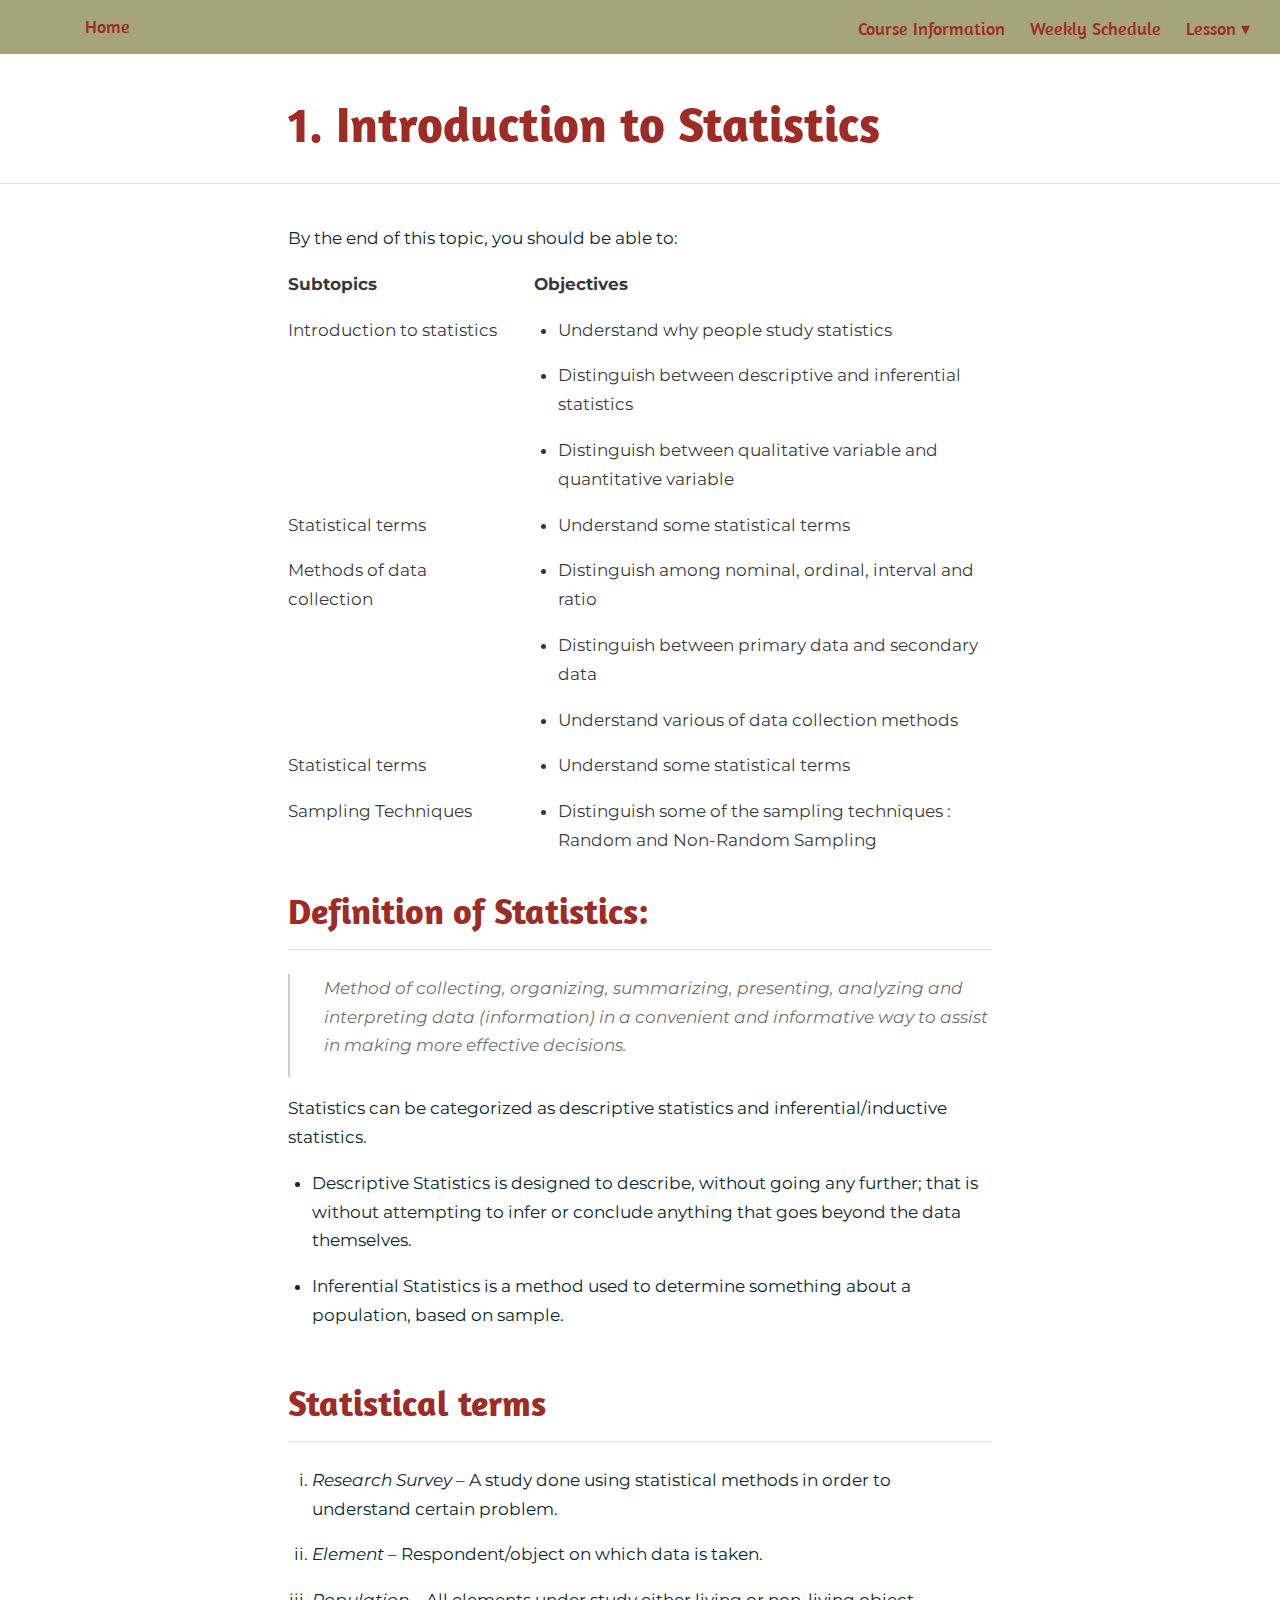
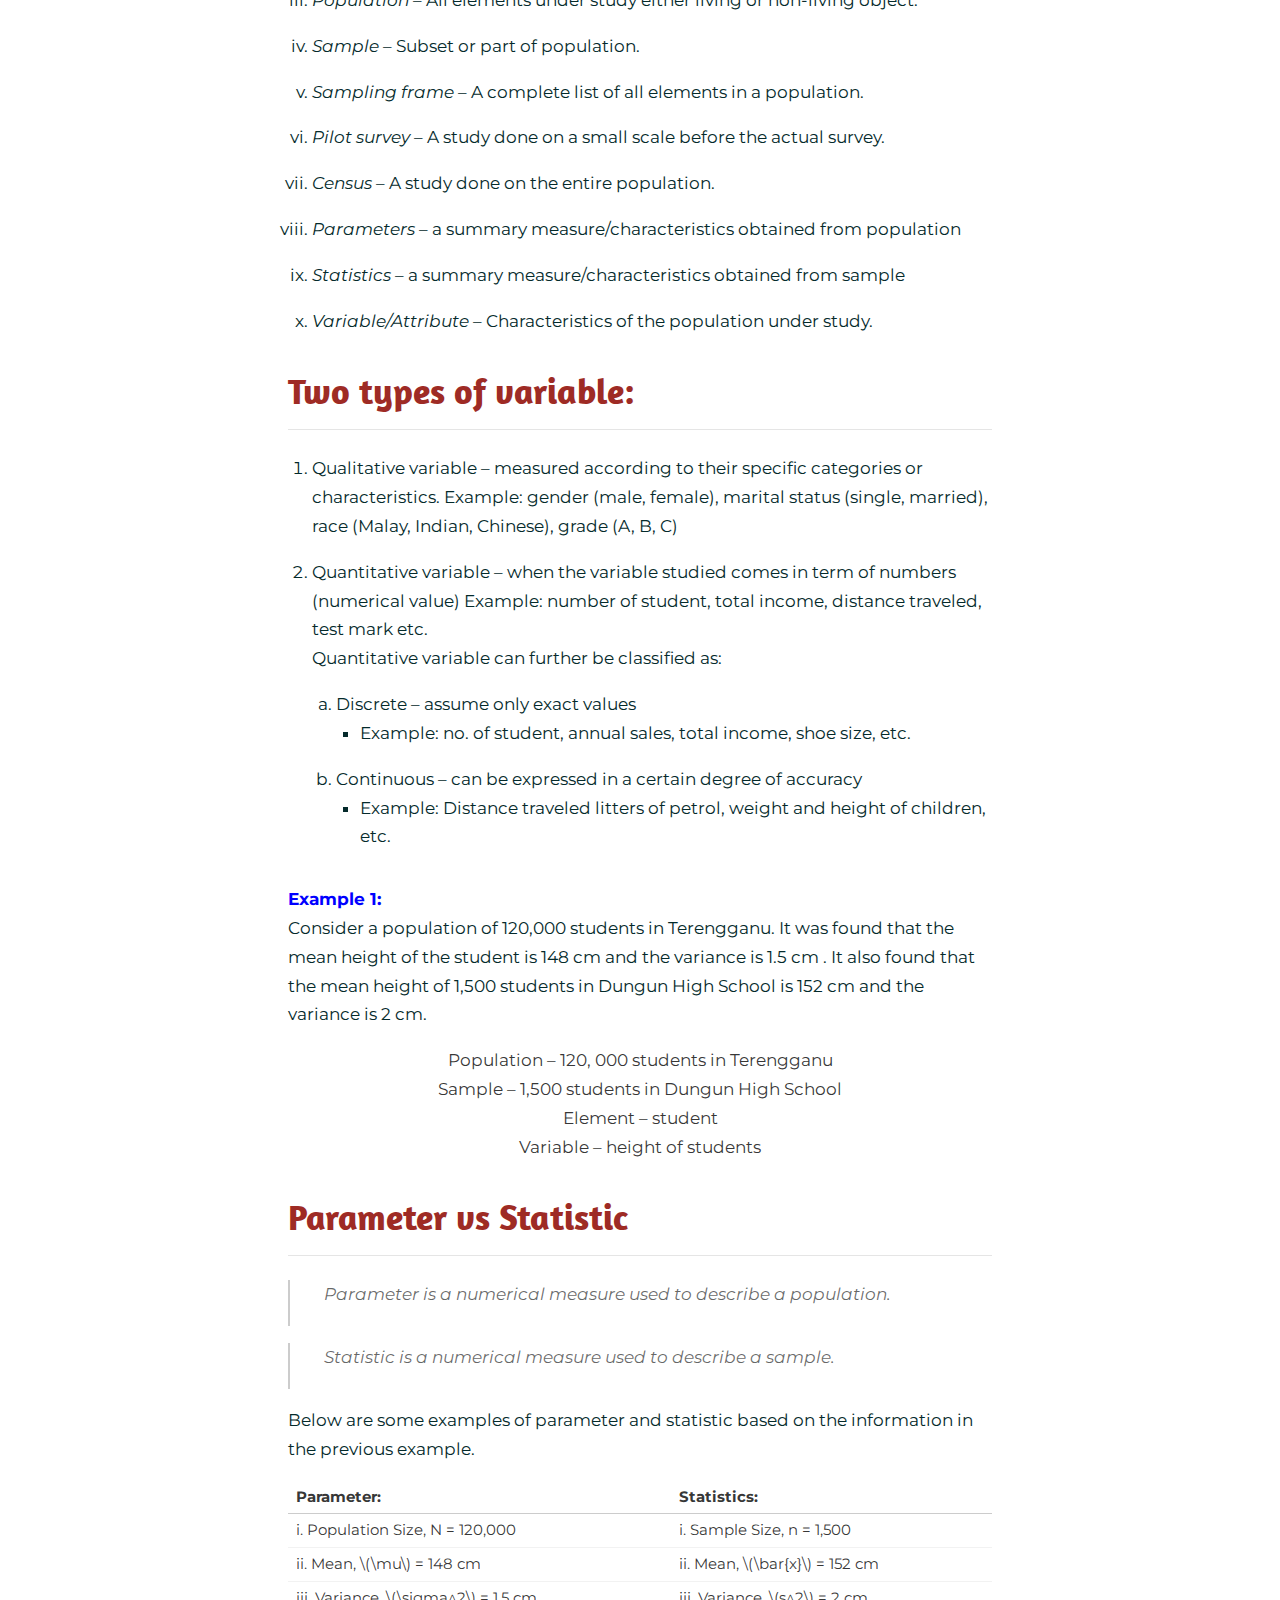
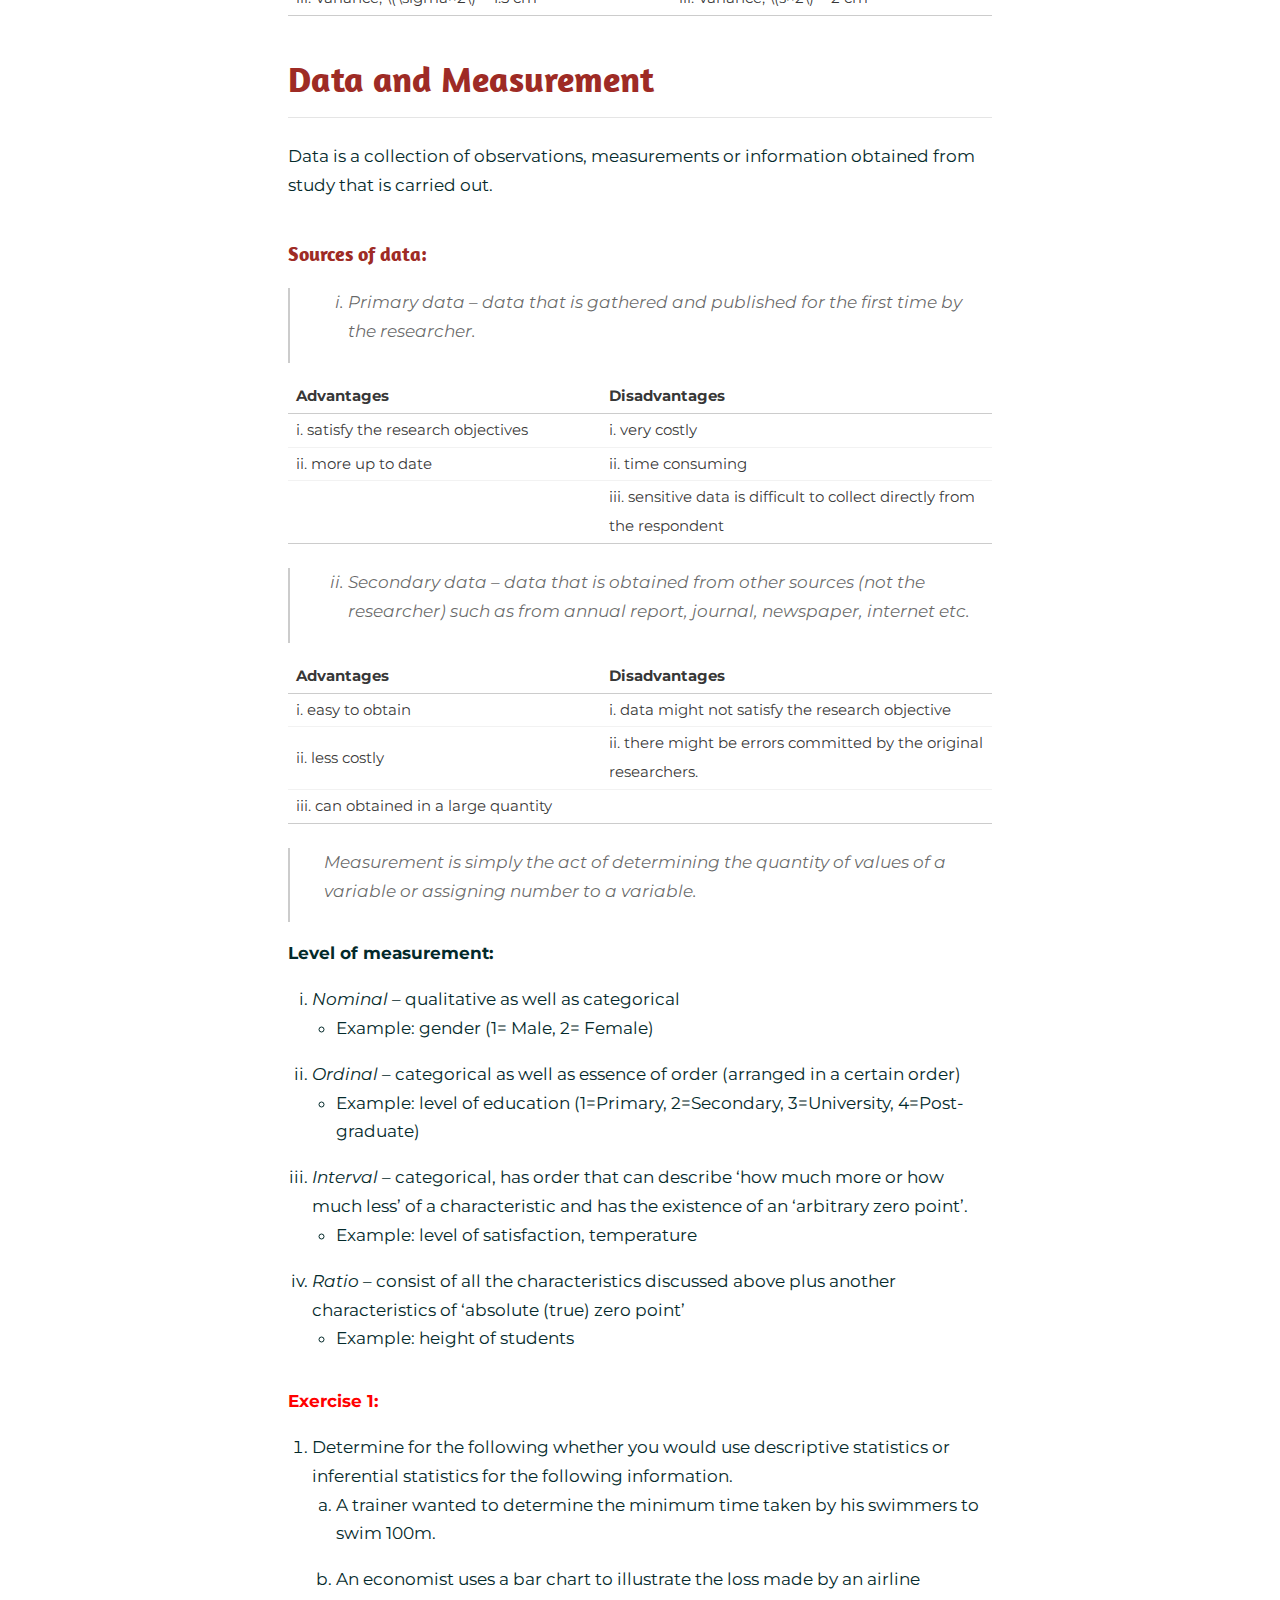
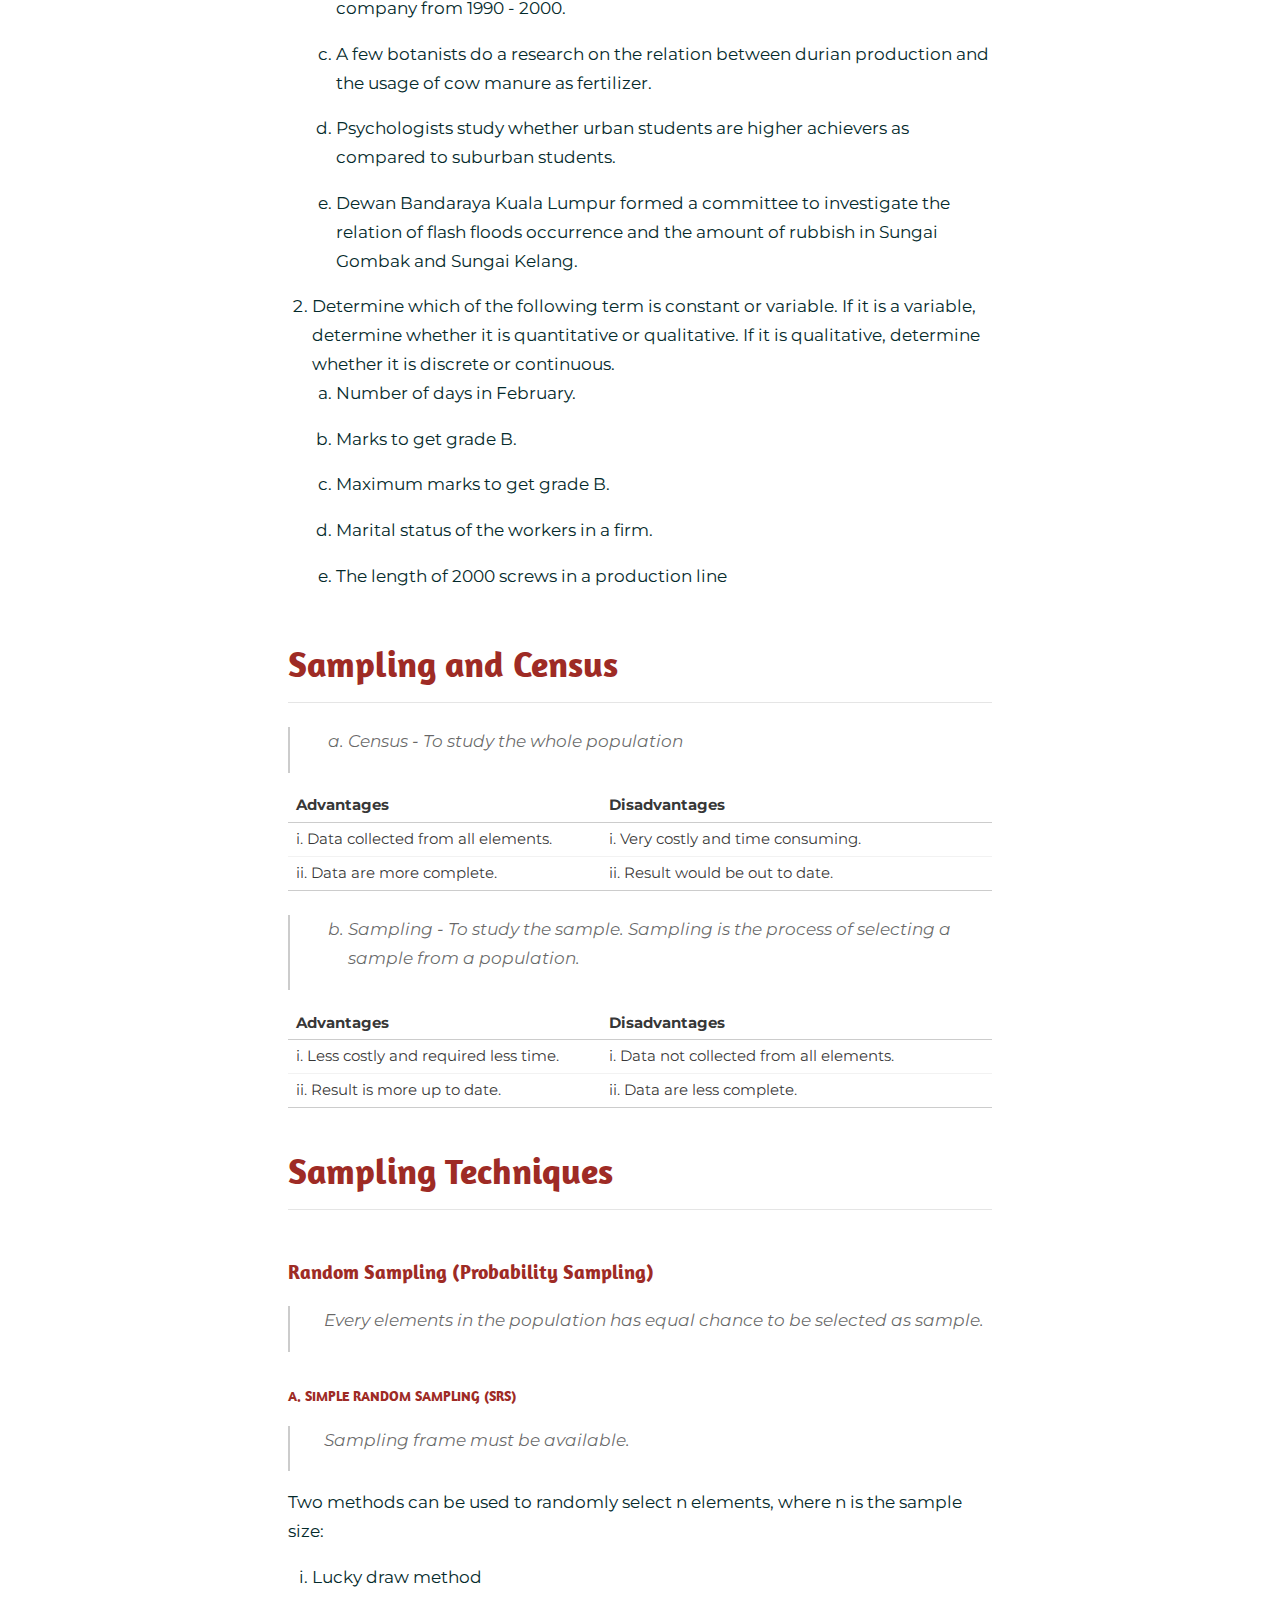
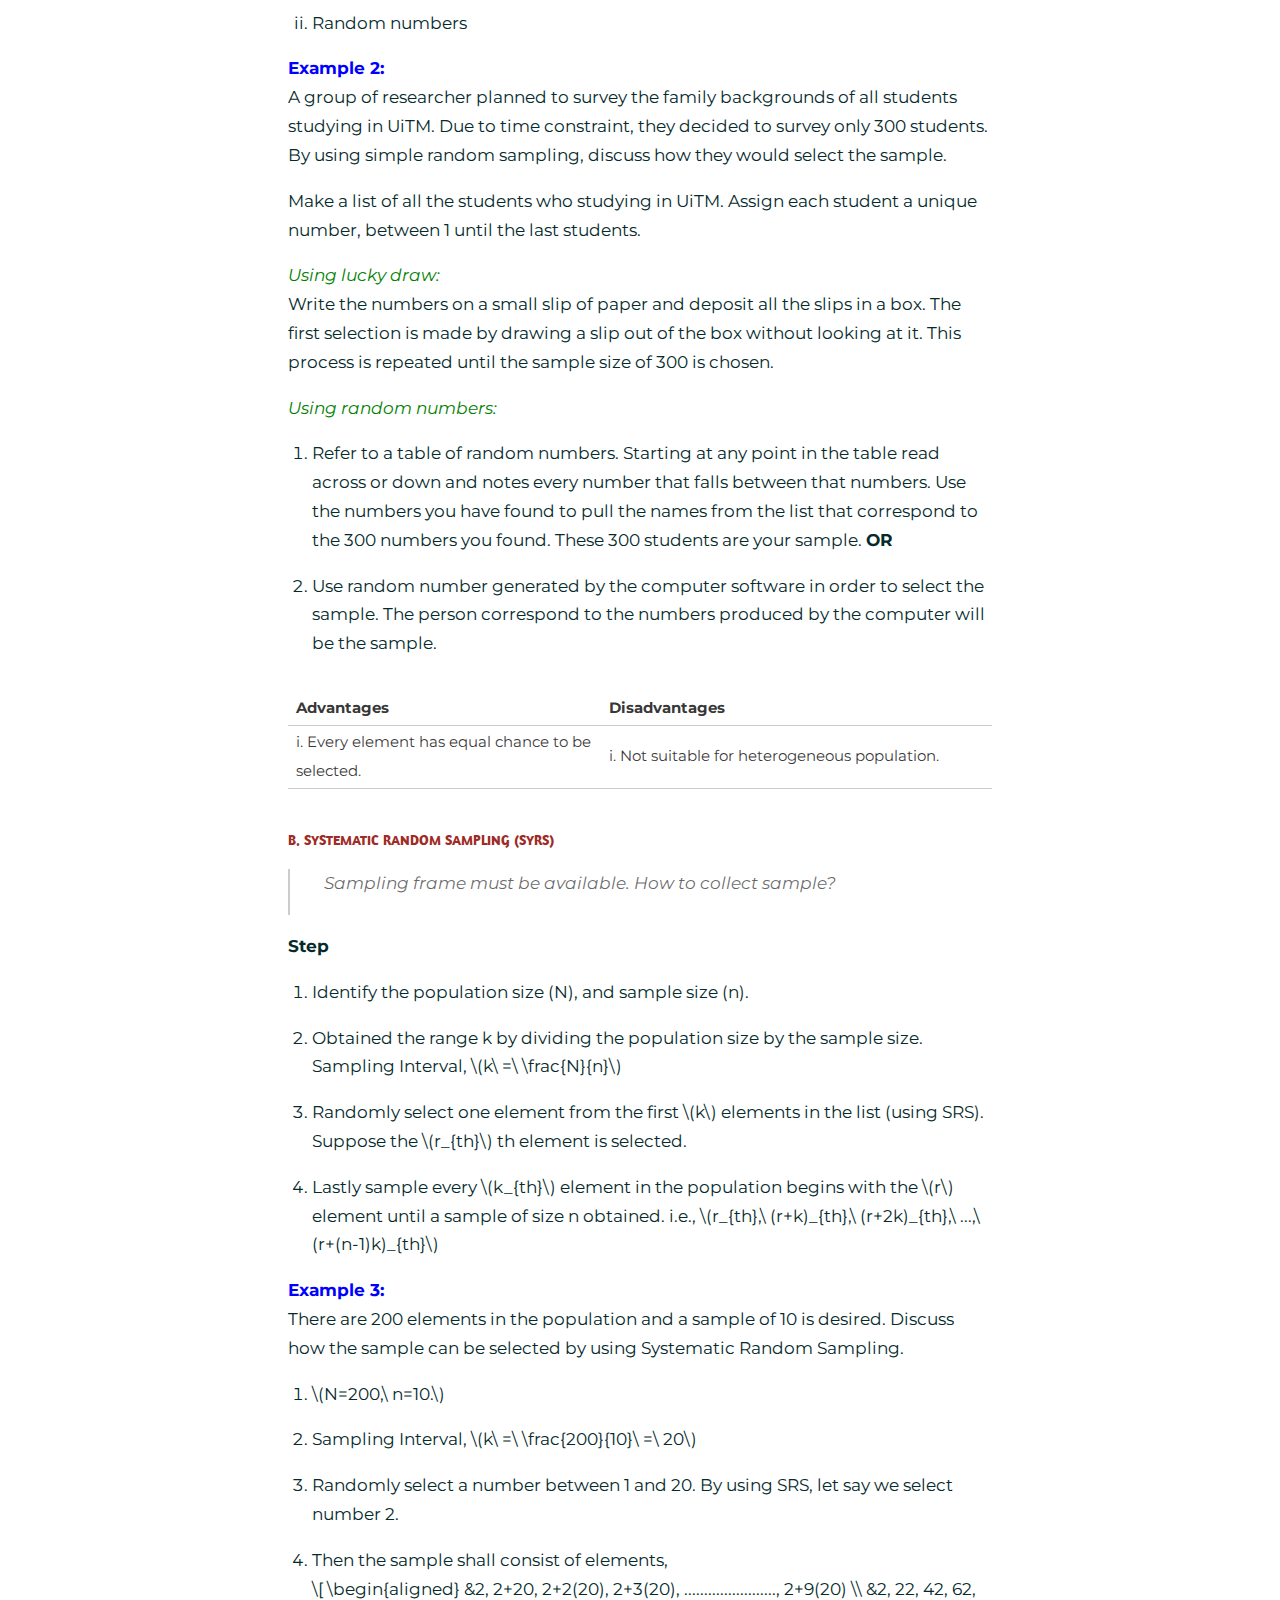
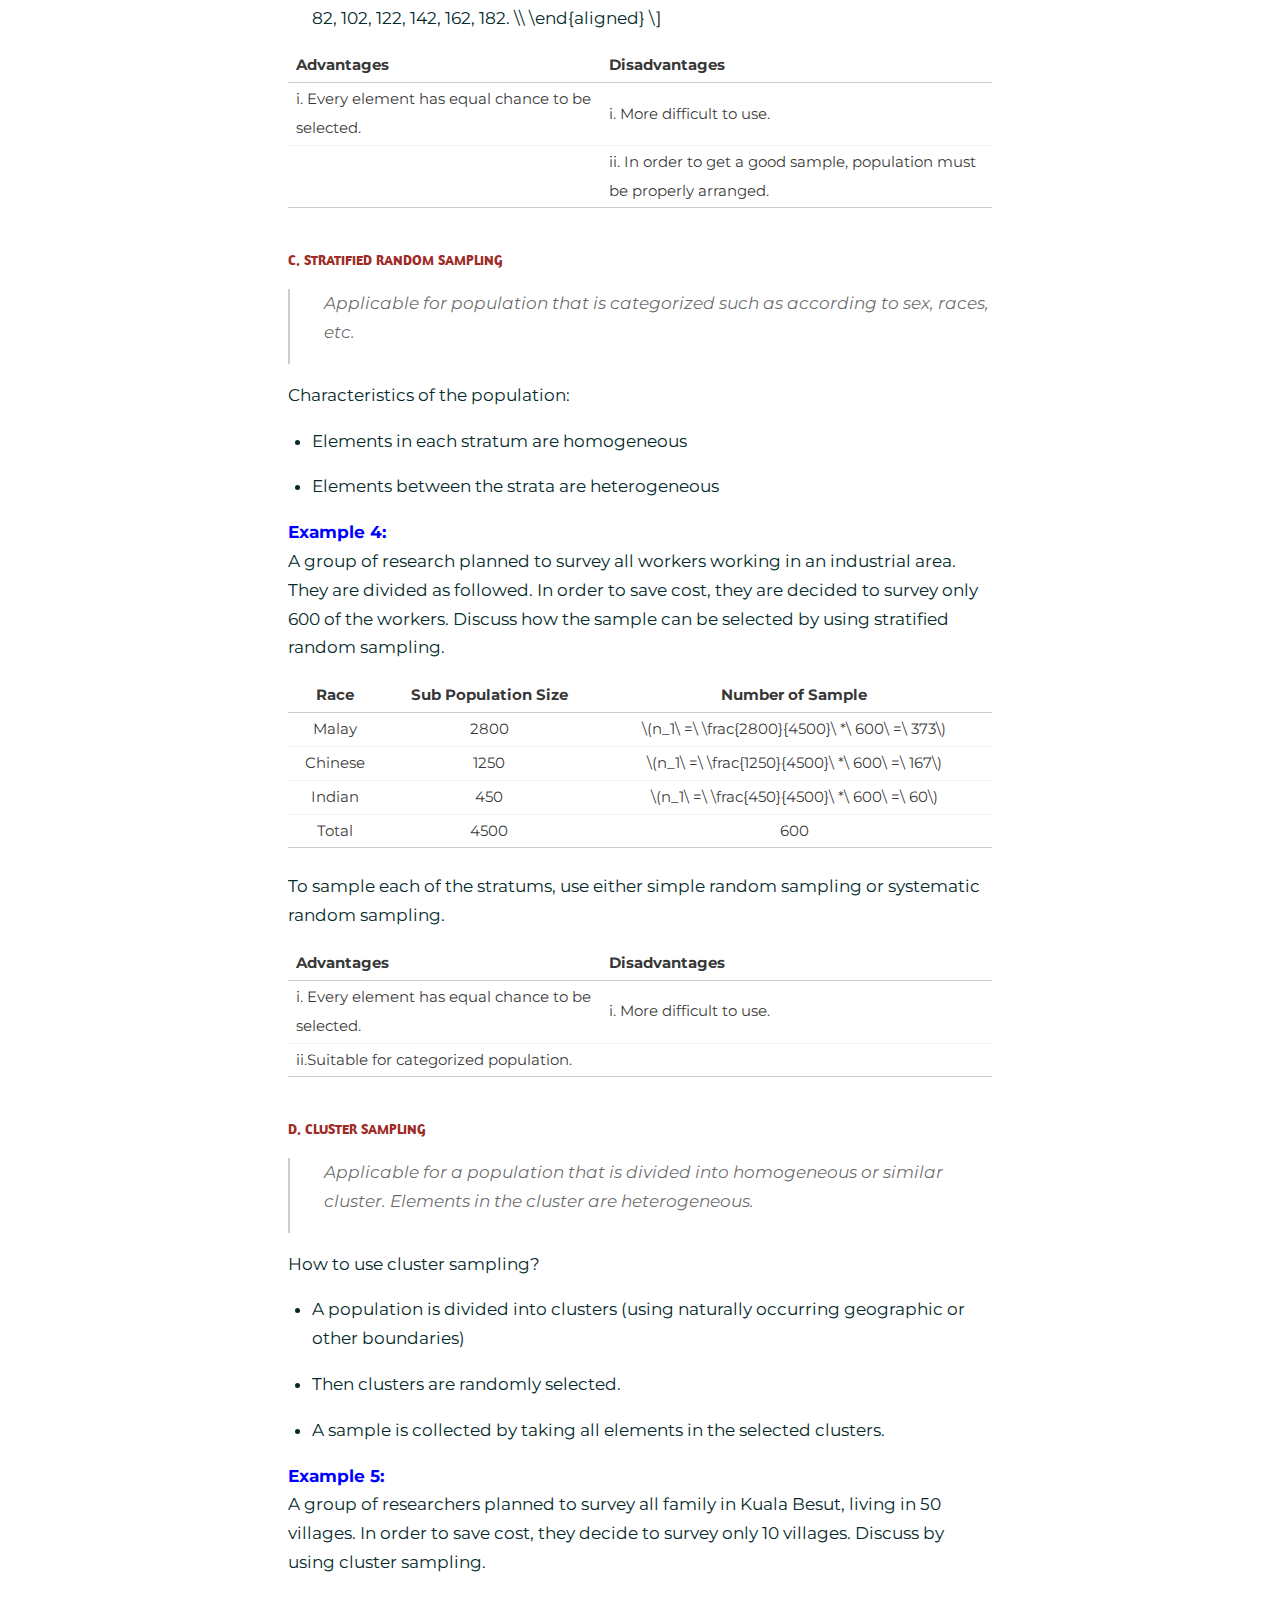
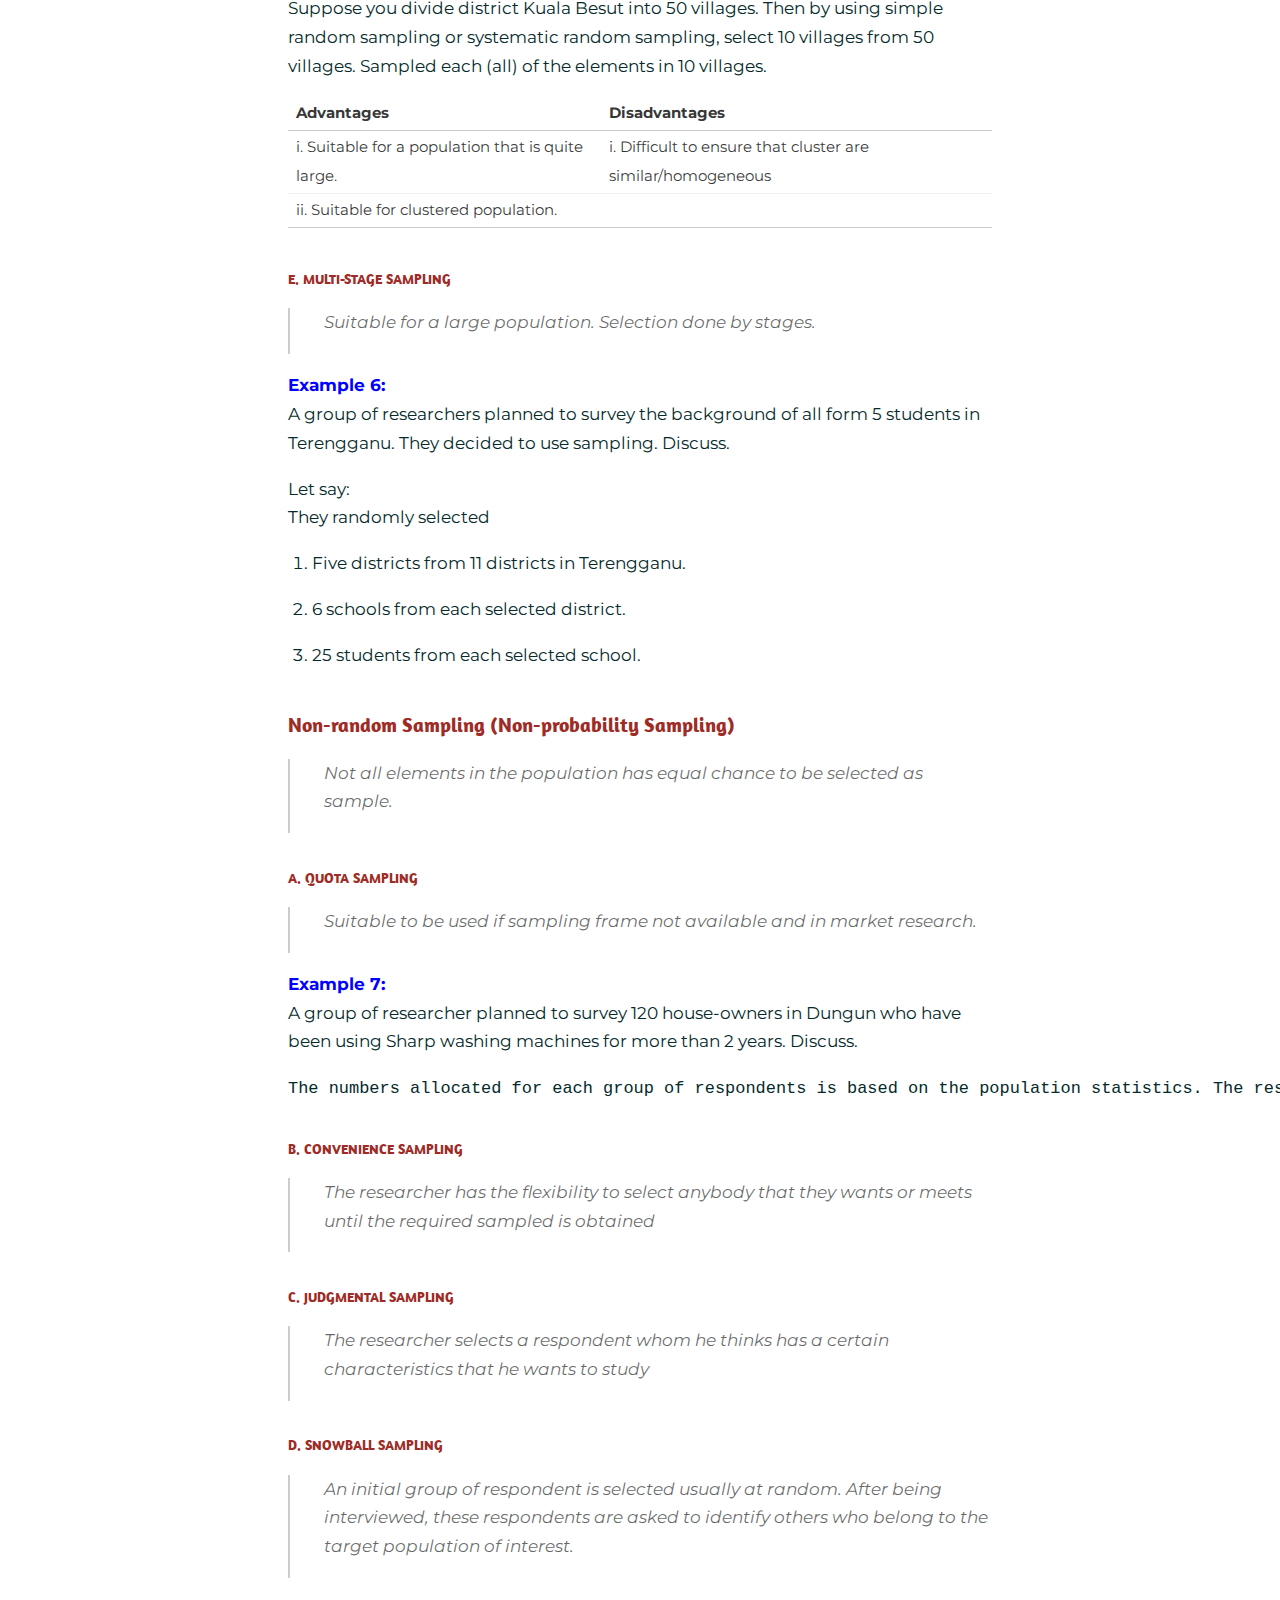
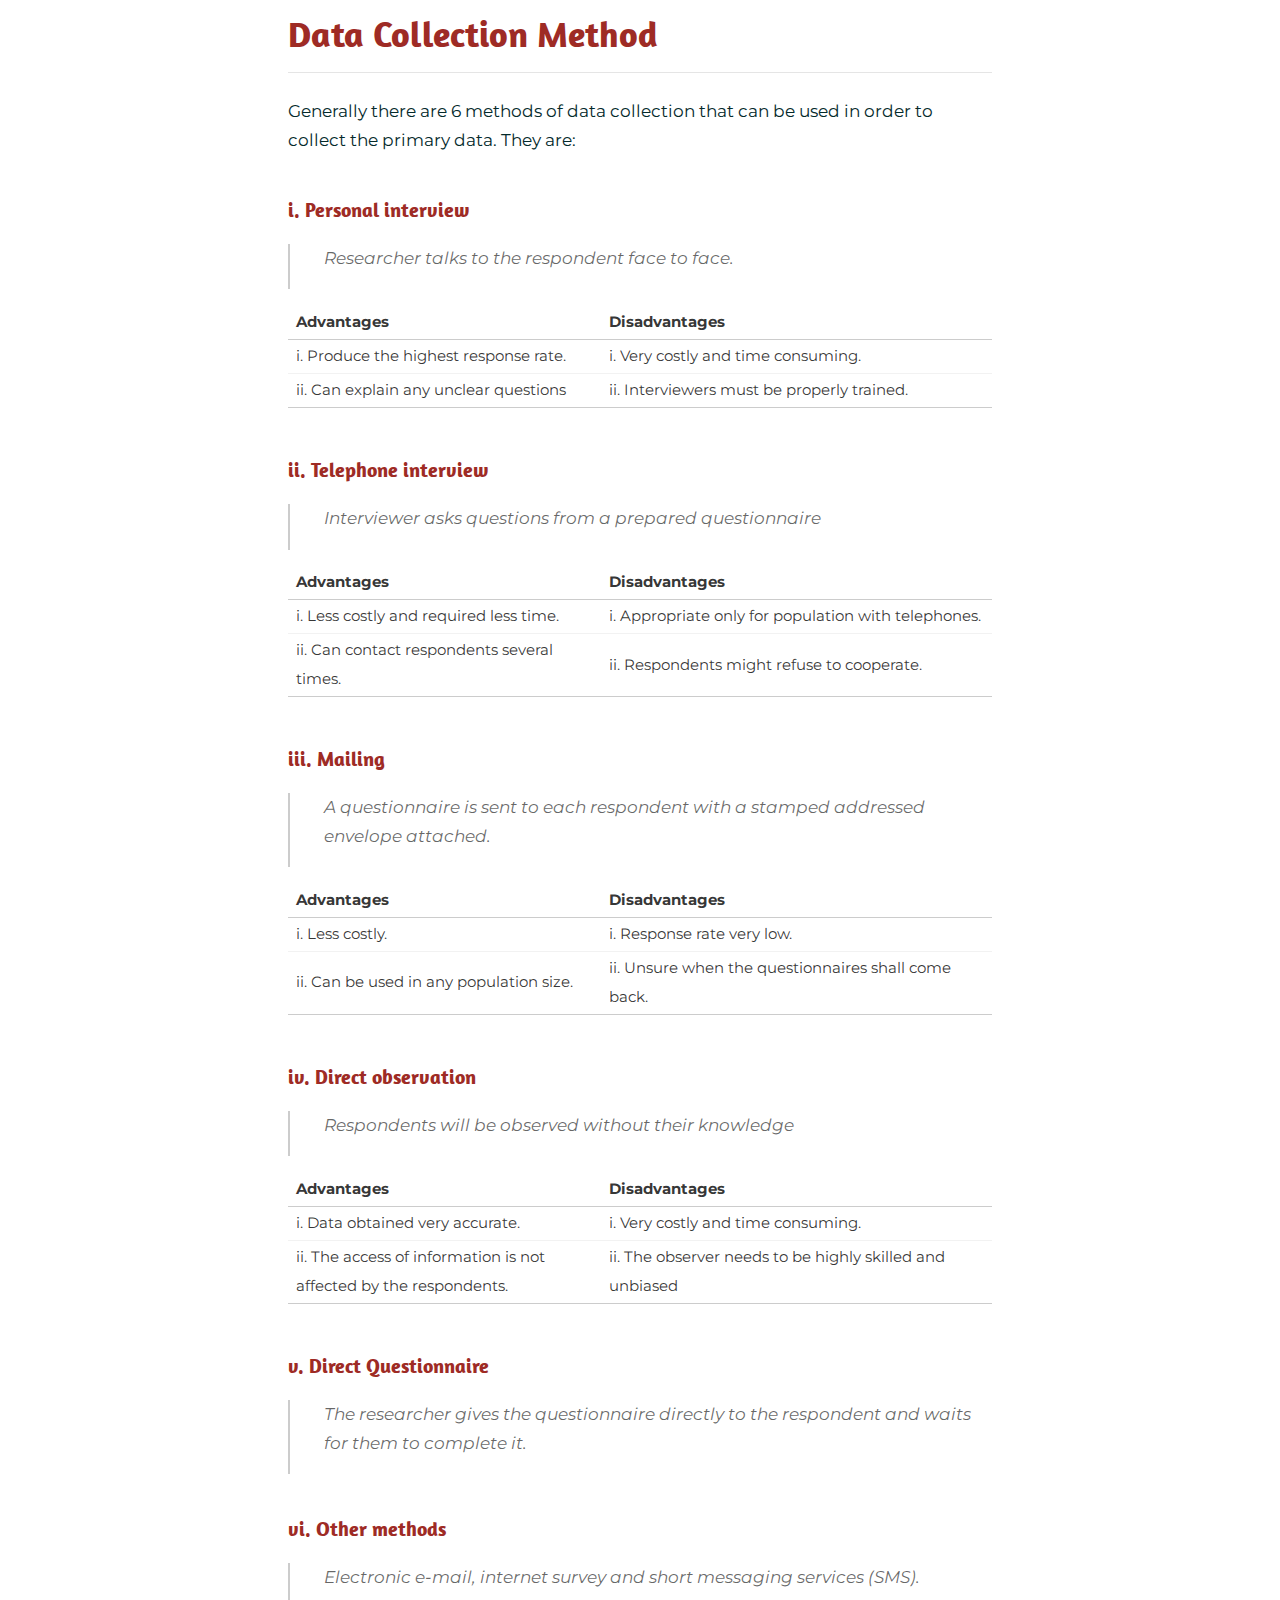
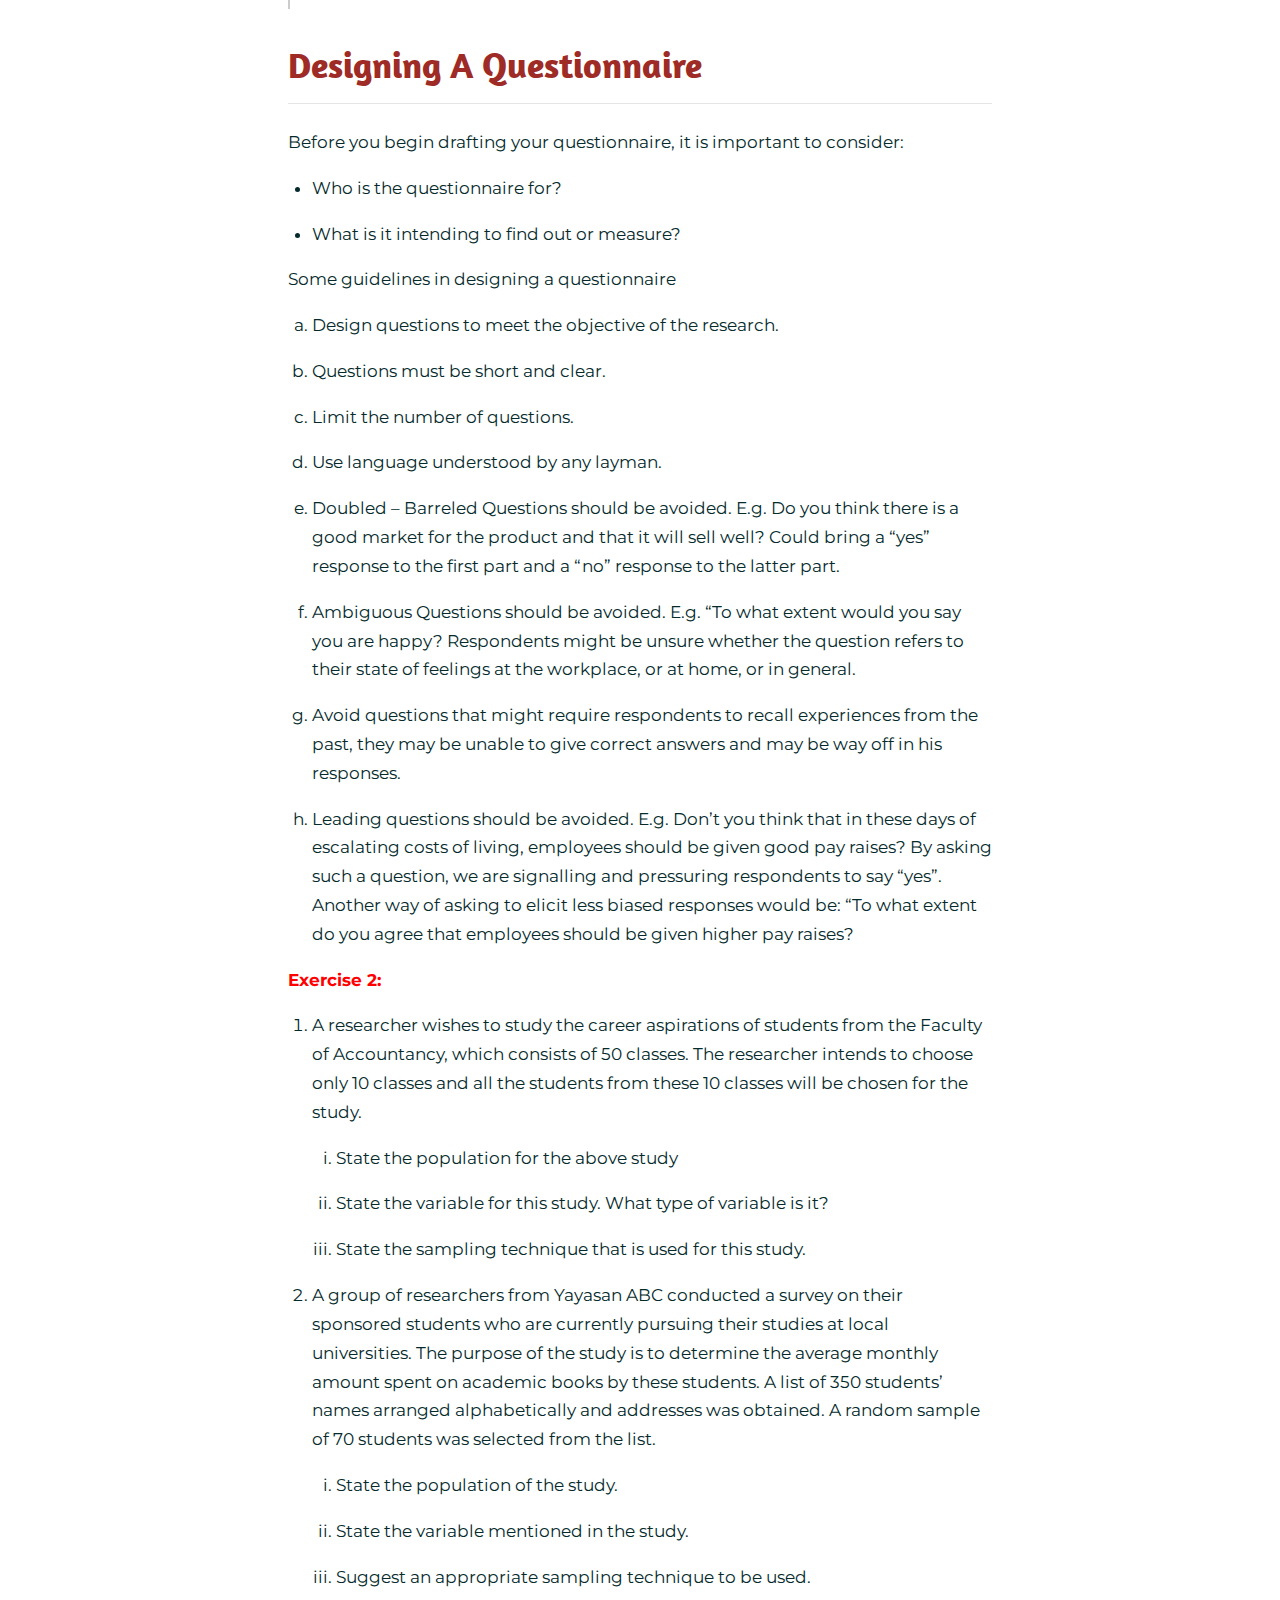
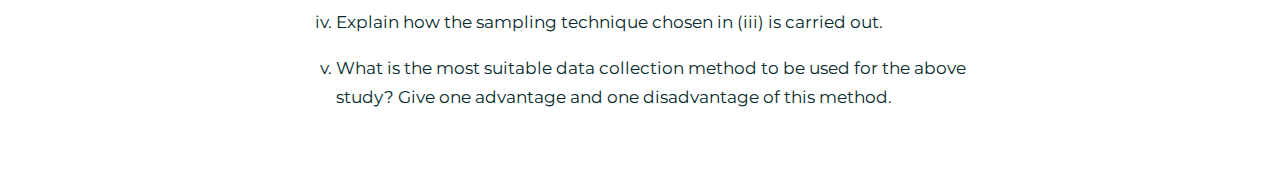
<file: docs/01.html>
<!DOCTYPE html>

<html xmlns="http://www.w3.org/1999/xhtml" lang="" xml:lang="">

<head>
  <meta charset="utf-8"/>
  <meta name="viewport" content="width=device-width, initial-scale=1"/>
  <meta http-equiv="X-UA-Compatible" content="IE=Edge,chrome=1"/>
  <meta name="generator" content="distill" />

  <style type="text/css">
  /* Hide doc at startup (prevent jankiness while JS renders/transforms) */
  body {
    visibility: hidden;
  }
  </style>

 <!--radix_placeholder_import_source-->
 <!--/radix_placeholder_import_source-->

<style type="text/css">code{white-space: pre;}</style>
<style type="text/css" data-origin="pandoc">
pre > code.sourceCode { white-space: pre; position: relative; }
pre > code.sourceCode > span { display: inline-block; line-height: 1.25; }
pre > code.sourceCode > span:empty { height: 1.2em; }
.sourceCode { overflow: visible; }
code.sourceCode > span { color: inherit; text-decoration: inherit; }
div.sourceCode { margin: 1em 0; }
pre.sourceCode { margin: 0; }
@media screen {
div.sourceCode { overflow: auto; }
}
@media print {
pre > code.sourceCode { white-space: pre-wrap; }
pre > code.sourceCode > span { text-indent: -5em; padding-left: 5em; }
}
pre.numberSource code
  { counter-reset: source-line 0; }
pre.numberSource code > span
  { position: relative; left: -4em; counter-increment: source-line; }
pre.numberSource code > span > a:first-child::before
  { content: counter(source-line);
    position: relative; left: -1em; text-align: right; vertical-align: baseline;
    border: none; display: inline-block;
    -webkit-touch-callout: none; -webkit-user-select: none;
    -khtml-user-select: none; -moz-user-select: none;
    -ms-user-select: none; user-select: none;
    padding: 0 4px; width: 4em;
    color: #aaaaaa;
  }
pre.numberSource { margin-left: 3em; border-left: 1px solid #aaaaaa;  padding-left: 4px; }
div.sourceCode
  {   }
@media screen {
pre > code.sourceCode > span > a:first-child::before { text-decoration: underline; }
}
code span.al { color: #ad0000; } /* Alert */
code span.an { color: #5e5e5e; } /* Annotation */
code span.at { } /* Attribute */
code span.bn { color: #ad0000; } /* BaseN */
code span.bu { } /* BuiltIn */
code span.cf { color: #007ba5; } /* ControlFlow */
code span.ch { color: #20794d; } /* Char */
code span.cn { color: #8f5902; } /* Constant */
code span.co { color: #5e5e5e; } /* Comment */
code span.cv { color: #5e5e5e; font-style: italic; } /* CommentVar */
code span.do { color: #5e5e5e; font-style: italic; } /* Documentation */
code span.dt { color: #ad0000; } /* DataType */
code span.dv { color: #ad0000; } /* DecVal */
code span.er { color: #ad0000; } /* Error */
code span.ex { } /* Extension */
code span.fl { color: #ad0000; } /* Float */
code span.fu { color: #4758ab; } /* Function */
code span.im { } /* Import */
code span.in { color: #5e5e5e; } /* Information */
code span.kw { color: #007ba5; } /* Keyword */
code span.op { color: #5e5e5e; } /* Operator */
code span.ot { color: #007ba5; } /* Other */
code span.pp { color: #ad0000; } /* Preprocessor */
code span.sc { color: #5e5e5e; } /* SpecialChar */
code span.ss { color: #20794d; } /* SpecialString */
code span.st { color: #20794d; } /* String */
code span.va { color: #111111; } /* Variable */
code span.vs { color: #20794d; } /* VerbatimString */
code span.wa { color: #5e5e5e; font-style: italic; } /* Warning */
</style>


  <!--radix_placeholder_meta_tags-->
  <title>Home: 1. Introduction to Statistics </title>




  <!--  https://developers.facebook.com/docs/sharing/webmasters#markup -->
  <meta property="og:title" content="Home: 1. Introduction to Statistics "/>
  <meta property="og:type" content="article"/>
  <meta property="og:locale" content="en_US"/>
  <meta property="og:site_name" content="Home"/>

  <!--  https://dev.twitter.com/cards/types/summary -->
  <meta property="twitter:card" content="summary"/>
  <meta property="twitter:title" content="Home: 1. Introduction to Statistics "/>

  <!--/radix_placeholder_meta_tags-->
  <!--radix_placeholder_rmarkdown_metadata-->

  <script type="text/json" id="radix-rmarkdown-metadata">
  {"type":"list","attributes":{"names":{"type":"character","attributes":{},"value":["title"]}},"value":[{"type":"character","attributes":{},"value":["1. Introduction to Statistics "]}]}
  </script>
  <!--/radix_placeholder_rmarkdown_metadata-->
  <!--radix_placeholder_navigation_in_header-->
  <meta name="distill:offset" content=""/>

  <script type="application/javascript">

    window.headroom_prevent_pin = false;

    window.document.addEventListener("DOMContentLoaded", function (event) {

      // initialize headroom for banner
      var header = $('header').get(0);
      var headerHeight = header.offsetHeight;
      var headroom = new Headroom(header, {
        tolerance: 5,
        onPin : function() {
          if (window.headroom_prevent_pin) {
            window.headroom_prevent_pin = false;
            headroom.unpin();
          }
        }
      });
      headroom.init();
      if(window.location.hash)
        headroom.unpin();
      $(header).addClass('headroom--transition');

      // offset scroll location for banner on hash change
      // (see: https://github.com/WickyNilliams/headroom.js/issues/38)
      window.addEventListener("hashchange", function(event) {
        window.scrollTo(0, window.pageYOffset - (headerHeight + 25));
      });

      // responsive menu
      $('.distill-site-header').each(function(i, val) {
        var topnav = $(this);
        var toggle = topnav.find('.nav-toggle');
        toggle.on('click', function() {
          topnav.toggleClass('responsive');
        });
      });

      // nav dropdowns
      $('.nav-dropbtn').click(function(e) {
        $(this).next('.nav-dropdown-content').toggleClass('nav-dropdown-active');
        $(this).parent().siblings('.nav-dropdown')
           .children('.nav-dropdown-content').removeClass('nav-dropdown-active');
      });
      $("body").click(function(e){
        $('.nav-dropdown-content').removeClass('nav-dropdown-active');
      });
      $(".nav-dropdown").click(function(e){
        e.stopPropagation();
      });
    });
  </script>

  <style type="text/css">

  /* Theme (user-documented overrideables for nav appearance) */

  .distill-site-nav {
    color: rgba(255, 255, 255, 0.8);
    background-color: #0F2E3D;
    font-size: 15px;
    font-weight: 300;
  }

  .distill-site-nav a {
    color: inherit;
    text-decoration: none;
  }

  .distill-site-nav a:hover {
    color: white;
  }

  @media print {
    .distill-site-nav {
      display: none;
    }
  }

  .distill-site-header {

  }

  .distill-site-footer {

  }


  /* Site Header */

  .distill-site-header {
    width: 100%;
    box-sizing: border-box;
    z-index: 3;
  }

  .distill-site-header .nav-left {
    display: inline-block;
    margin-left: 8px;
  }

  @media screen and (max-width: 768px) {
    .distill-site-header .nav-left {
      margin-left: 0;
    }
  }


  .distill-site-header .nav-right {
    float: right;
    margin-right: 8px;
  }

  .distill-site-header a,
  .distill-site-header .title {
    display: inline-block;
    text-align: center;
    padding: 14px 10px 14px 10px;
  }

  .distill-site-header .title {
    font-size: 18px;
    min-width: 150px;
  }

  .distill-site-header .logo {
    padding: 0;
  }

  .distill-site-header .logo img {
    display: none;
    max-height: 20px;
    width: auto;
    margin-bottom: -4px;
  }

  .distill-site-header .nav-image img {
    max-height: 18px;
    width: auto;
    display: inline-block;
    margin-bottom: -3px;
  }



  @media screen and (min-width: 1000px) {
    .distill-site-header .logo img {
      display: inline-block;
    }
    .distill-site-header .nav-left {
      margin-left: 20px;
    }
    .distill-site-header .nav-right {
      margin-right: 20px;
    }
    .distill-site-header .title {
      padding-left: 12px;
    }
  }


  .distill-site-header .nav-toggle {
    display: none;
  }

  .nav-dropdown {
    display: inline-block;
    position: relative;
  }

  .nav-dropdown .nav-dropbtn {
    border: none;
    outline: none;
    color: rgba(255, 255, 255, 0.8);
    padding: 16px 10px;
    background-color: transparent;
    font-family: inherit;
    font-size: inherit;
    font-weight: inherit;
    margin: 0;
    margin-top: 1px;
    z-index: 2;
  }

  .nav-dropdown-content {
    display: none;
    position: absolute;
    background-color: white;
    min-width: 200px;
    border: 1px solid rgba(0,0,0,0.15);
    border-radius: 4px;
    box-shadow: 0px 8px 16px 0px rgba(0,0,0,0.1);
    z-index: 1;
    margin-top: 2px;
    white-space: nowrap;
    padding-top: 4px;
    padding-bottom: 4px;
  }

  .nav-dropdown-content hr {
    margin-top: 4px;
    margin-bottom: 4px;
    border: none;
    border-bottom: 1px solid rgba(0, 0, 0, 0.1);
  }

  .nav-dropdown-active {
    display: block;
  }

  .nav-dropdown-content a, .nav-dropdown-content .nav-dropdown-header {
    color: black;
    padding: 6px 24px;
    text-decoration: none;
    display: block;
    text-align: left;
  }

  .nav-dropdown-content .nav-dropdown-header {
    display: block;
    padding: 5px 24px;
    padding-bottom: 0;
    text-transform: uppercase;
    font-size: 14px;
    color: #999999;
    white-space: nowrap;
  }

  .nav-dropdown:hover .nav-dropbtn {
    color: white;
  }

  .nav-dropdown-content a:hover {
    background-color: #ddd;
    color: black;
  }

  .nav-right .nav-dropdown-content {
    margin-left: -45%;
    right: 0;
  }

  @media screen and (max-width: 768px) {
    .distill-site-header a, .distill-site-header .nav-dropdown  {display: none;}
    .distill-site-header a.nav-toggle {
      float: right;
      display: block;
    }
    .distill-site-header .title {
      margin-left: 0;
    }
    .distill-site-header .nav-right {
      margin-right: 0;
    }
    .distill-site-header {
      overflow: hidden;
    }
    .nav-right .nav-dropdown-content {
      margin-left: 0;
    }
  }


  @media screen and (max-width: 768px) {
    .distill-site-header.responsive {position: relative; min-height: 500px; }
    .distill-site-header.responsive a.nav-toggle {
      position: absolute;
      right: 0;
      top: 0;
    }
    .distill-site-header.responsive a,
    .distill-site-header.responsive .nav-dropdown {
      display: block;
      text-align: left;
    }
    .distill-site-header.responsive .nav-left,
    .distill-site-header.responsive .nav-right {
      width: 100%;
    }
    .distill-site-header.responsive .nav-dropdown {float: none;}
    .distill-site-header.responsive .nav-dropdown-content {position: relative;}
    .distill-site-header.responsive .nav-dropdown .nav-dropbtn {
      display: block;
      width: 100%;
      text-align: left;
    }
  }

  /* Site Footer */

  .distill-site-footer {
    width: 100%;
    overflow: hidden;
    box-sizing: border-box;
    z-index: 3;
    margin-top: 30px;
    padding-top: 30px;
    padding-bottom: 30px;
    text-align: center;
  }

  /* Headroom */

  d-title {
    padding-top: 6rem;
  }

  @media print {
    d-title {
      padding-top: 4rem;
    }
  }

  .headroom {
    z-index: 1000;
    position: fixed;
    top: 0;
    left: 0;
    right: 0;
  }

  .headroom--transition {
    transition: all .4s ease-in-out;
  }

  .headroom--unpinned {
    top: -100px;
  }

  .headroom--pinned {
    top: 0;
  }

  /* adjust viewport for navbar height */
  /* helps vertically center bootstrap (non-distill) content */
  .min-vh-100 {
    min-height: calc(100vh - 100px) !important;
  }

  </style>

  <script src="site_libs/jquery-3.6.0/jquery-3.6.0.min.js"></script>
  <link href="site_libs/font-awesome-5.1.0/css/all.css" rel="stylesheet"/>
  <link href="site_libs/font-awesome-5.1.0/css/v4-shims.css" rel="stylesheet"/>
  <script src="site_libs/headroom-0.9.4/headroom.min.js"></script>
  <script src="site_libs/autocomplete-0.37.1/autocomplete.min.js"></script>
  <script src="site_libs/fuse-6.4.1/fuse.min.js"></script>

  <script type="application/javascript">

  function getMeta(metaName) {
    var metas = document.getElementsByTagName('meta');
    for (let i = 0; i < metas.length; i++) {
      if (metas[i].getAttribute('name') === metaName) {
        return metas[i].getAttribute('content');
      }
    }
    return '';
  }

  function offsetURL(url) {
    var offset = getMeta('distill:offset');
    return offset ? offset + '/' + url : url;
  }

  function createFuseIndex() {

    // create fuse index
    var options = {
      keys: [
        { name: 'title', weight: 20 },
        { name: 'categories', weight: 15 },
        { name: 'description', weight: 10 },
        { name: 'contents', weight: 5 },
      ],
      ignoreLocation: true,
      threshold: 0
    };
    var fuse = new window.Fuse([], options);

    // fetch the main search.json
    return fetch(offsetURL('search.json'))
      .then(function(response) {
        if (response.status == 200) {
          return response.json().then(function(json) {
            // index main articles
            json.articles.forEach(function(article) {
              fuse.add(article);
            });
            // download collections and index their articles
            return Promise.all(json.collections.map(function(collection) {
              return fetch(offsetURL(collection)).then(function(response) {
                if (response.status === 200) {
                  return response.json().then(function(articles) {
                    articles.forEach(function(article) {
                      fuse.add(article);
                    });
                  })
                } else {
                  return Promise.reject(
                    new Error('Unexpected status from search index request: ' +
                              response.status)
                  );
                }
              });
            })).then(function() {
              return fuse;
            });
          });

        } else {
          return Promise.reject(
            new Error('Unexpected status from search index request: ' +
                        response.status)
          );
        }
      });
  }

  window.document.addEventListener("DOMContentLoaded", function (event) {

    // get search element (bail if we don't have one)
    var searchEl = window.document.getElementById('distill-search');
    if (!searchEl)
      return;

    createFuseIndex()
      .then(function(fuse) {

        // make search box visible
        searchEl.classList.remove('hidden');

        // initialize autocomplete
        var options = {
          autoselect: true,
          hint: false,
          minLength: 2,
        };
        window.autocomplete(searchEl, options, [{
          source: function(query, callback) {
            const searchOptions = {
              isCaseSensitive: false,
              shouldSort: true,
              minMatchCharLength: 2,
              limit: 10,
            };
            var results = fuse.search(query, searchOptions);
            callback(results
              .map(function(result) { return result.item; })
            );
          },
          templates: {
            suggestion: function(suggestion) {
              var img = suggestion.preview && Object.keys(suggestion.preview).length > 0
                ? `<img src="${offsetURL(suggestion.preview)}"</img>`
                : '';
              var html = `
                <div class="search-item">
                  <h3>${suggestion.title}</h3>
                  <div class="search-item-description">
                    ${suggestion.description || ''}
                  </div>
                  <div class="search-item-preview">
                    ${img}
                  </div>
                </div>
              `;
              return html;
            }
          }
        }]).on('autocomplete:selected', function(event, suggestion) {
          window.location.href = offsetURL(suggestion.path);
        });
        // remove inline display style on autocompleter (we want to
        // manage responsive display via css)
        $('.algolia-autocomplete').css("display", "");
      })
      .catch(function(error) {
        console.log(error);
      });

  });

  </script>

  <style type="text/css">

  .nav-search {
    font-size: x-small;
  }

  /* Algolioa Autocomplete */

  .algolia-autocomplete {
    display: inline-block;
    margin-left: 10px;
    vertical-align: sub;
    background-color: white;
    color: black;
    padding: 6px;
    padding-top: 8px;
    padding-bottom: 0;
    border-radius: 6px;
    border: 1px #0F2E3D solid;
    width: 180px;
  }


  @media screen and (max-width: 768px) {
    .distill-site-nav .algolia-autocomplete {
      display: none;
      visibility: hidden;
    }
    .distill-site-nav.responsive .algolia-autocomplete {
      display: inline-block;
      visibility: visible;
    }
    .distill-site-nav.responsive .algolia-autocomplete .aa-dropdown-menu {
      margin-left: 0;
      width: 400px;
      max-height: 400px;
    }
  }

  .algolia-autocomplete .aa-input, .algolia-autocomplete .aa-hint {
    width: 90%;
    outline: none;
    border: none;
  }

  .algolia-autocomplete .aa-hint {
    color: #999;
  }
  .algolia-autocomplete .aa-dropdown-menu {
    width: 550px;
    max-height: 70vh;
    overflow-x: visible;
    overflow-y: scroll;
    padding: 5px;
    margin-top: 3px;
    margin-left: -150px;
    background-color: #fff;
    border-radius: 5px;
    border: 1px solid #999;
    border-top: none;
  }

  .algolia-autocomplete .aa-dropdown-menu .aa-suggestion {
    cursor: pointer;
    padding: 5px 4px;
    border-bottom: 1px solid #eee;
  }

  .algolia-autocomplete .aa-dropdown-menu .aa-suggestion:last-of-type {
    border-bottom: none;
    margin-bottom: 2px;
  }

  .algolia-autocomplete .aa-dropdown-menu .aa-suggestion .search-item {
    overflow: hidden;
    font-size: 0.8em;
    line-height: 1.4em;
  }

  .algolia-autocomplete .aa-dropdown-menu .aa-suggestion .search-item h3 {
    font-size: 1rem;
    margin-block-start: 0;
    margin-block-end: 5px;
  }

  .algolia-autocomplete .aa-dropdown-menu .aa-suggestion .search-item-description {
    display: inline-block;
    overflow: hidden;
    height: 2.8em;
    width: 80%;
    margin-right: 4%;
  }

  .algolia-autocomplete .aa-dropdown-menu .aa-suggestion .search-item-preview {
    display: inline-block;
    width: 15%;
  }

  .algolia-autocomplete .aa-dropdown-menu .aa-suggestion .search-item-preview img {
    height: 3em;
    width: auto;
    display: none;
  }

  .algolia-autocomplete .aa-dropdown-menu .aa-suggestion .search-item-preview img[src] {
    display: initial;
  }

  .algolia-autocomplete .aa-dropdown-menu .aa-suggestion.aa-cursor {
    background-color: #eee;
  }
  .algolia-autocomplete .aa-dropdown-menu .aa-suggestion em {
    font-weight: bold;
    font-style: normal;
  }

  </style>


  <!--/radix_placeholder_navigation_in_header-->
  <!--radix_placeholder_distill-->

  <style type="text/css">

  body {
    background-color: white;
  }

  .pandoc-table {
    width: 100%;
  }

  .pandoc-table>caption {
    margin-bottom: 10px;
  }

  .pandoc-table th:not([align]) {
    text-align: left;
  }

  .pagedtable-footer {
    font-size: 15px;
  }

  d-byline .byline {
    grid-template-columns: 2fr 2fr;
  }

  d-byline .byline h3 {
    margin-block-start: 1.5em;
  }

  d-byline .byline .authors-affiliations h3 {
    margin-block-start: 0.5em;
  }

  .authors-affiliations .orcid-id {
    width: 16px;
    height:16px;
    margin-left: 4px;
    margin-right: 4px;
    vertical-align: middle;
    padding-bottom: 2px;
  }

  d-title .dt-tags {
    margin-top: 1em;
    grid-column: text;
  }

  .dt-tags .dt-tag {
    text-decoration: none;
    display: inline-block;
    color: rgba(0,0,0,0.6);
    padding: 0em 0.4em;
    margin-right: 0.5em;
    margin-bottom: 0.4em;
    font-size: 70%;
    border: 1px solid rgba(0,0,0,0.2);
    border-radius: 3px;
    text-transform: uppercase;
    font-weight: 500;
  }

  d-article table.gt_table td,
  d-article table.gt_table th {
    border-bottom: none;
  }

  .html-widget {
    margin-bottom: 2.0em;
  }

  .l-screen-inset {
    padding-right: 16px;
  }

  .l-screen .caption {
    margin-left: 10px;
  }

  .shaded {
    background: rgb(247, 247, 247);
    padding-top: 20px;
    padding-bottom: 20px;
    border-top: 1px solid rgba(0, 0, 0, 0.1);
    border-bottom: 1px solid rgba(0, 0, 0, 0.1);
  }

  .shaded .html-widget {
    margin-bottom: 0;
    border: 1px solid rgba(0, 0, 0, 0.1);
  }

  .shaded .shaded-content {
    background: white;
  }

  .text-output {
    margin-top: 0;
    line-height: 1.5em;
  }

  .hidden {
    display: none !important;
  }

  d-article {
    padding-top: 2.5rem;
    padding-bottom: 30px;
  }

  d-appendix {
    padding-top: 30px;
  }

  d-article>p>img {
    width: 100%;
  }

  d-article h2 {
    margin: 1rem 0 1.5rem 0;
  }

  d-article h3 {
    margin-top: 1.5rem;
  }

  d-article iframe {
    border: 1px solid rgba(0, 0, 0, 0.1);
    margin-bottom: 2.0em;
    width: 100%;
  }

  /* Tweak code blocks */

  d-article div.sourceCode code,
  d-article pre code {
    font-family: Consolas, Monaco, 'Andale Mono', 'Ubuntu Mono', monospace;
  }

  d-article pre,
  d-article div.sourceCode,
  d-article div.sourceCode pre {
    overflow: auto;
  }

  d-article div.sourceCode {
    background-color: white;
  }

  d-article div.sourceCode pre {
    padding-left: 10px;
    font-size: 12px;
    border-left: 2px solid rgba(0,0,0,0.1);
  }

  d-article pre {
    font-size: 12px;
    color: black;
    background: none;
    margin-top: 0;
    text-align: left;
    white-space: pre;
    word-spacing: normal;
    word-break: normal;
    word-wrap: normal;
    line-height: 1.5;

    -moz-tab-size: 4;
    -o-tab-size: 4;
    tab-size: 4;

    -webkit-hyphens: none;
    -moz-hyphens: none;
    -ms-hyphens: none;
    hyphens: none;
  }

  d-article pre a {
    border-bottom: none;
  }

  d-article pre a:hover {
    border-bottom: none;
    text-decoration: underline;
  }

  d-article details {
    grid-column: text;
    margin-bottom: 0.8em;
  }

  @media(min-width: 768px) {

  d-article pre,
  d-article div.sourceCode,
  d-article div.sourceCode pre {
    overflow: visible !important;
  }

  d-article div.sourceCode pre {
    padding-left: 18px;
    font-size: 14px;
  }

  d-article pre {
    font-size: 14px;
  }

  }

  figure img.external {
    background: white;
    border: 1px solid rgba(0, 0, 0, 0.1);
    box-shadow: 0 1px 8px rgba(0, 0, 0, 0.1);
    padding: 18px;
    box-sizing: border-box;
  }

  /* CSS for d-contents */

  .d-contents {
    grid-column: text;
    color: rgba(0,0,0,0.8);
    font-size: 0.9em;
    padding-bottom: 1em;
    margin-bottom: 1em;
    padding-bottom: 0.5em;
    margin-bottom: 1em;
    padding-left: 0.25em;
    justify-self: start;
  }

  @media(min-width: 1000px) {
    .d-contents.d-contents-float {
      height: 0;
      grid-column-start: 1;
      grid-column-end: 4;
      justify-self: center;
      padding-right: 3em;
      padding-left: 2em;
    }
  }

  .d-contents nav h3 {
    font-size: 18px;
    margin-top: 0;
    margin-bottom: 1em;
  }

  .d-contents li {
    list-style-type: none
  }

  .d-contents nav > ul {
    padding-left: 0;
  }

  .d-contents ul {
    padding-left: 1em
  }

  .d-contents nav ul li {
    margin-top: 0.6em;
    margin-bottom: 0.2em;
  }

  .d-contents nav a {
    font-size: 13px;
    border-bottom: none;
    text-decoration: none
    color: rgba(0, 0, 0, 0.8);
  }

  .d-contents nav a:hover {
    text-decoration: underline solid rgba(0, 0, 0, 0.6)
  }

  .d-contents nav > ul > li > a {
    font-weight: 600;
  }

  .d-contents nav > ul > li > ul {
    font-weight: inherit;
  }

  .d-contents nav > ul > li > ul > li {
    margin-top: 0.2em;
  }


  .d-contents nav ul {
    margin-top: 0;
    margin-bottom: 0.25em;
  }

  .d-article-with-toc h2:nth-child(2) {
    margin-top: 0;
  }


  /* Figure */

  .figure {
    position: relative;
    margin-bottom: 2.5em;
    margin-top: 1.5em;
  }

  .figure img {
    width: 100%;
  }

  .figure .caption {
    color: rgba(0, 0, 0, 0.6);
    font-size: 12px;
    line-height: 1.5em;
  }

  .figure img.external {
    background: white;
    border: 1px solid rgba(0, 0, 0, 0.1);
    box-shadow: 0 1px 8px rgba(0, 0, 0, 0.1);
    padding: 18px;
    box-sizing: border-box;
  }

  .figure .caption a {
    color: rgba(0, 0, 0, 0.6);
  }

  .figure .caption b,
  .figure .caption strong, {
    font-weight: 600;
    color: rgba(0, 0, 0, 1.0);
  }

  /* Citations */

  d-article .citation {
    color: inherit;
    cursor: inherit;
  }

  div.hanging-indent{
    margin-left: 1em; text-indent: -1em;
  }

  /* Citation hover box */

  .tippy-box[data-theme~=light-border] {
    background-color: rgba(250, 250, 250, 0.95);
  }

  .tippy-content > p {
    margin-bottom: 0;
    padding: 2px;
  }


  /* Tweak 1000px media break to show more text */

  @media(min-width: 1000px) {
    .base-grid,
    distill-header,
    d-title,
    d-abstract,
    d-article,
    d-appendix,
    distill-appendix,
    d-byline,
    d-footnote-list,
    d-citation-list,
    distill-footer {
      grid-template-columns: [screen-start] 1fr [page-start kicker-start] 80px [middle-start] 50px [text-start kicker-end] 65px 65px 65px 65px 65px 65px 65px 65px [text-end gutter-start] 65px [middle-end] 65px [page-end gutter-end] 1fr [screen-end];
      grid-column-gap: 16px;
    }

    .grid {
      grid-column-gap: 16px;
    }

    d-article {
      font-size: 1.06rem;
      line-height: 1.7em;
    }
    figure .caption, .figure .caption, figure figcaption {
      font-size: 13px;
    }
  }

  @media(min-width: 1180px) {
    .base-grid,
    distill-header,
    d-title,
    d-abstract,
    d-article,
    d-appendix,
    distill-appendix,
    d-byline,
    d-footnote-list,
    d-citation-list,
    distill-footer {
      grid-template-columns: [screen-start] 1fr [page-start kicker-start] 60px [middle-start] 60px [text-start kicker-end] 60px 60px 60px 60px 60px 60px 60px 60px [text-end gutter-start] 60px [middle-end] 60px [page-end gutter-end] 1fr [screen-end];
      grid-column-gap: 32px;
    }

    .grid {
      grid-column-gap: 32px;
    }
  }


  /* Get the citation styles for the appendix (not auto-injected on render since
     we do our own rendering of the citation appendix) */

  d-appendix .citation-appendix,
  .d-appendix .citation-appendix {
    font-size: 11px;
    line-height: 15px;
    border-left: 1px solid rgba(0, 0, 0, 0.1);
    padding-left: 18px;
    border: 1px solid rgba(0,0,0,0.1);
    background: rgba(0, 0, 0, 0.02);
    padding: 10px 18px;
    border-radius: 3px;
    color: rgba(150, 150, 150, 1);
    overflow: hidden;
    margin-top: -12px;
    white-space: pre-wrap;
    word-wrap: break-word;
  }

  /* Include appendix styles here so they can be overridden */

  d-appendix {
    contain: layout style;
    font-size: 0.8em;
    line-height: 1.7em;
    margin-top: 60px;
    margin-bottom: 0;
    border-top: 1px solid rgba(0, 0, 0, 0.1);
    color: rgba(0,0,0,0.5);
    padding-top: 60px;
    padding-bottom: 48px;
  }

  d-appendix h3 {
    grid-column: page-start / text-start;
    font-size: 15px;
    font-weight: 500;
    margin-top: 1em;
    margin-bottom: 0;
    color: rgba(0,0,0,0.65);
  }

  d-appendix h3 + * {
    margin-top: 1em;
  }

  d-appendix ol {
    padding: 0 0 0 15px;
  }

  @media (min-width: 768px) {
    d-appendix ol {
      padding: 0 0 0 30px;
      margin-left: -30px;
    }
  }

  d-appendix li {
    margin-bottom: 1em;
  }

  d-appendix a {
    color: rgba(0, 0, 0, 0.6);
  }

  d-appendix > * {
    grid-column: text;
  }

  d-appendix > d-footnote-list,
  d-appendix > d-citation-list,
  d-appendix > distill-appendix {
    grid-column: screen;
  }

  /* Include footnote styles here so they can be overridden */

  d-footnote-list {
    contain: layout style;
  }

  d-footnote-list > * {
    grid-column: text;
  }

  d-footnote-list a.footnote-backlink {
    color: rgba(0,0,0,0.3);
    padding-left: 0.5em;
  }



  /* Anchor.js */

  .anchorjs-link {
    /*transition: all .25s linear; */
    text-decoration: none;
    border-bottom: none;
  }
  *:hover > .anchorjs-link {
    margin-left: -1.125em !important;
    text-decoration: none;
    border-bottom: none;
  }

  /* Social footer */

  .social_footer {
    margin-top: 30px;
    margin-bottom: 0;
    color: rgba(0,0,0,0.67);
  }

  .disqus-comments {
    margin-right: 30px;
  }

  .disqus-comment-count {
    border-bottom: 1px solid rgba(0, 0, 0, 0.4);
    cursor: pointer;
  }

  #disqus_thread {
    margin-top: 30px;
  }

  .article-sharing a {
    border-bottom: none;
    margin-right: 8px;
  }

  .article-sharing a:hover {
    border-bottom: none;
  }

  .sidebar-section.subscribe {
    font-size: 12px;
    line-height: 1.6em;
  }

  .subscribe p {
    margin-bottom: 0.5em;
  }


  .article-footer .subscribe {
    font-size: 15px;
    margin-top: 45px;
  }


  .sidebar-section.custom {
    font-size: 12px;
    line-height: 1.6em;
  }

  .custom p {
    margin-bottom: 0.5em;
  }

  /* Styles for listing layout (hide title) */
  .layout-listing d-title, .layout-listing .d-title {
    display: none;
  }

  /* Styles for posts lists (not auto-injected) */


  .posts-with-sidebar {
    padding-left: 45px;
    padding-right: 45px;
  }

  .posts-list .description h2,
  .posts-list .description p {
    font-family: -apple-system, BlinkMacSystemFont, "Segoe UI", Roboto, Oxygen, Ubuntu, Cantarell, "Fira Sans", "Droid Sans", "Helvetica Neue", Arial, sans-serif;
  }

  .posts-list .description h2 {
    font-weight: 700;
    border-bottom: none;
    padding-bottom: 0;
  }

  .posts-list h2.post-tag {
    border-bottom: 1px solid rgba(0, 0, 0, 0.2);
    padding-bottom: 12px;
  }
  .posts-list {
    margin-top: 60px;
    margin-bottom: 24px;
  }

  .posts-list .post-preview {
    text-decoration: none;
    overflow: hidden;
    display: block;
    border-bottom: 1px solid rgba(0, 0, 0, 0.1);
    padding: 24px 0;
  }

  .post-preview-last {
    border-bottom: none !important;
  }

  .posts-list .posts-list-caption {
    grid-column: screen;
    font-weight: 400;
  }

  .posts-list .post-preview h2 {
    margin: 0 0 6px 0;
    line-height: 1.2em;
    font-style: normal;
    font-size: 24px;
  }

  .posts-list .post-preview p {
    margin: 0 0 12px 0;
    line-height: 1.4em;
    font-size: 16px;
  }

  .posts-list .post-preview .thumbnail {
    box-sizing: border-box;
    margin-bottom: 24px;
    position: relative;
    max-width: 500px;
  }
  .posts-list .post-preview img {
    width: 100%;
    display: block;
  }

  .posts-list .metadata {
    font-size: 12px;
    line-height: 1.4em;
    margin-bottom: 18px;
  }

  .posts-list .metadata > * {
    display: inline-block;
  }

  .posts-list .metadata .publishedDate {
    margin-right: 2em;
  }

  .posts-list .metadata .dt-authors {
    display: block;
    margin-top: 0.3em;
    margin-right: 2em;
  }

  .posts-list .dt-tags {
    display: block;
    line-height: 1em;
  }

  .posts-list .dt-tags .dt-tag {
    display: inline-block;
    color: rgba(0,0,0,0.6);
    padding: 0.3em 0.4em;
    margin-right: 0.2em;
    margin-bottom: 0.4em;
    font-size: 60%;
    border: 1px solid rgba(0,0,0,0.2);
    border-radius: 3px;
    text-transform: uppercase;
    font-weight: 500;
  }

  .posts-list img {
    opacity: 1;
  }

  .posts-list img[data-src] {
    opacity: 0;
  }

  .posts-more {
    clear: both;
  }


  .posts-sidebar {
    font-size: 16px;
  }

  .posts-sidebar h3 {
    font-size: 16px;
    margin-top: 0;
    margin-bottom: 0.5em;
    font-weight: 400;
    text-transform: uppercase;
  }

  .sidebar-section {
    margin-bottom: 30px;
  }

  .categories ul {
    list-style-type: none;
    margin: 0;
    padding: 0;
  }

  .categories li {
    color: rgba(0, 0, 0, 0.8);
    margin-bottom: 0;
  }

  .categories li>a {
    border-bottom: none;
  }

  .categories li>a:hover {
    border-bottom: 1px solid rgba(0, 0, 0, 0.4);
  }

  .categories .active {
    font-weight: 600;
  }

  .categories .category-count {
    color: rgba(0, 0, 0, 0.4);
  }


  @media(min-width: 768px) {
    .posts-list .post-preview h2 {
      font-size: 26px;
    }
    .posts-list .post-preview .thumbnail {
      float: right;
      width: 30%;
      margin-bottom: 0;
    }
    .posts-list .post-preview .description {
      float: left;
      width: 45%;
    }
    .posts-list .post-preview .metadata {
      float: left;
      width: 20%;
      margin-top: 8px;
    }
    .posts-list .post-preview p {
      margin: 0 0 12px 0;
      line-height: 1.5em;
      font-size: 16px;
    }
    .posts-with-sidebar .posts-list {
      float: left;
      width: 75%;
    }
    .posts-with-sidebar .posts-sidebar {
      float: right;
      width: 20%;
      margin-top: 60px;
      padding-top: 24px;
      padding-bottom: 24px;
    }
  }


  /* Improve display for browsers without grid (IE/Edge <= 15) */

  .downlevel {
    line-height: 1.6em;
    font-family: -apple-system, BlinkMacSystemFont, "Segoe UI", Roboto, Oxygen, Ubuntu, Cantarell, "Fira Sans", "Droid Sans", "Helvetica Neue", Arial, sans-serif;
    margin: 0;
  }

  .downlevel .d-title {
    padding-top: 6rem;
    padding-bottom: 1.5rem;
  }

  .downlevel .d-title h1 {
    font-size: 50px;
    font-weight: 700;
    line-height: 1.1em;
    margin: 0 0 0.5rem;
  }

  .downlevel .d-title p {
    font-weight: 300;
    font-size: 1.2rem;
    line-height: 1.55em;
    margin-top: 0;
  }

  .downlevel .d-byline {
    padding-top: 0.8em;
    padding-bottom: 0.8em;
    font-size: 0.8rem;
    line-height: 1.8em;
  }

  .downlevel .section-separator {
    border: none;
    border-top: 1px solid rgba(0, 0, 0, 0.1);
  }

  .downlevel .d-article {
    font-size: 1.06rem;
    line-height: 1.7em;
    padding-top: 1rem;
    padding-bottom: 2rem;
  }


  .downlevel .d-appendix {
    padding-left: 0;
    padding-right: 0;
    max-width: none;
    font-size: 0.8em;
    line-height: 1.7em;
    margin-bottom: 0;
    color: rgba(0,0,0,0.5);
    padding-top: 40px;
    padding-bottom: 48px;
  }

  .downlevel .footnotes ol {
    padding-left: 13px;
  }

  .downlevel .base-grid,
  .downlevel .distill-header,
  .downlevel .d-title,
  .downlevel .d-abstract,
  .downlevel .d-article,
  .downlevel .d-appendix,
  .downlevel .distill-appendix,
  .downlevel .d-byline,
  .downlevel .d-footnote-list,
  .downlevel .d-citation-list,
  .downlevel .distill-footer,
  .downlevel .appendix-bottom,
  .downlevel .posts-container {
    padding-left: 40px;
    padding-right: 40px;
  }

  @media(min-width: 768px) {
    .downlevel .base-grid,
    .downlevel .distill-header,
    .downlevel .d-title,
    .downlevel .d-abstract,
    .downlevel .d-article,
    .downlevel .d-appendix,
    .downlevel .distill-appendix,
    .downlevel .d-byline,
    .downlevel .d-footnote-list,
    .downlevel .d-citation-list,
    .downlevel .distill-footer,
    .downlevel .appendix-bottom,
    .downlevel .posts-container {
    padding-left: 150px;
    padding-right: 150px;
    max-width: 900px;
  }
  }

  .downlevel pre code {
    display: block;
    border-left: 2px solid rgba(0, 0, 0, .1);
    padding: 0 0 0 20px;
    font-size: 14px;
  }

  .downlevel code, .downlevel pre {
    color: black;
    background: none;
    font-family: Consolas, Monaco, 'Andale Mono', 'Ubuntu Mono', monospace;
    text-align: left;
    white-space: pre;
    word-spacing: normal;
    word-break: normal;
    word-wrap: normal;
    line-height: 1.5;

    -moz-tab-size: 4;
    -o-tab-size: 4;
    tab-size: 4;

    -webkit-hyphens: none;
    -moz-hyphens: none;
    -ms-hyphens: none;
    hyphens: none;
  }

  .downlevel .posts-list .post-preview {
    color: inherit;
  }



  </style>

  <script type="application/javascript">

  function is_downlevel_browser() {
    if (bowser.isUnsupportedBrowser({ msie: "12", msedge: "16"},
                                   window.navigator.userAgent)) {
      return true;
    } else {
      return window.load_distill_framework === undefined;
    }
  }

  // show body when load is complete
  function on_load_complete() {

    // add anchors
    if (window.anchors) {
      window.anchors.options.placement = 'left';
      window.anchors.add('d-article > h2, d-article > h3, d-article > h4, d-article > h5');
    }


    // set body to visible
    document.body.style.visibility = 'visible';

    // force redraw for leaflet widgets
    if (window.HTMLWidgets) {
      var maps = window.HTMLWidgets.findAll(".leaflet");
      $.each(maps, function(i, el) {
        var map = this.getMap();
        map.invalidateSize();
        map.eachLayer(function(layer) {
          if (layer instanceof L.TileLayer)
            layer.redraw();
        });
      });
    }

    // trigger 'shown' so htmlwidgets resize
    $('d-article').trigger('shown');
  }

  function init_distill() {

    init_common();

    // create front matter
    var front_matter = $('<d-front-matter></d-front-matter>');
    $('#distill-front-matter').wrap(front_matter);

    // create d-title
    $('.d-title').changeElementType('d-title');

    // create d-byline
    var byline = $('<d-byline></d-byline>');
    $('.d-byline').replaceWith(byline);

    // create d-article
    var article = $('<d-article></d-article>');
    $('.d-article').wrap(article).children().unwrap();

    // move posts container into article
    $('.posts-container').appendTo($('d-article'));

    // create d-appendix
    $('.d-appendix').changeElementType('d-appendix');

    // flag indicating that we have appendix items
    var appendix = $('.appendix-bottom').children('h3').length > 0;

    // replace footnotes with <d-footnote>
    $('.footnote-ref').each(function(i, val) {
      appendix = true;
      var href = $(this).attr('href');
      var id = href.replace('#', '');
      var fn = $('#' + id);
      var fn_p = $('#' + id + '>p');
      fn_p.find('.footnote-back').remove();
      var text = fn_p.html();
      var dtfn = $('<d-footnote></d-footnote>');
      dtfn.html(text);
      $(this).replaceWith(dtfn);
    });
    // remove footnotes
    $('.footnotes').remove();

    // move refs into #references-listing
    $('#references-listing').replaceWith($('#refs'));

    $('h1.appendix, h2.appendix').each(function(i, val) {
      $(this).changeElementType('h3');
    });
    $('h3.appendix').each(function(i, val) {
      var id = $(this).attr('id');
      $('.d-contents a[href="#' + id + '"]').parent().remove();
      appendix = true;
      $(this).nextUntil($('h1, h2, h3')).addBack().appendTo($('d-appendix'));
    });

    // show d-appendix if we have appendix content
    $("d-appendix").css('display', appendix ? 'grid' : 'none');

    // localize layout chunks to just output
    $('.layout-chunk').each(function(i, val) {

      // capture layout
      var layout = $(this).attr('data-layout');

      // apply layout to markdown level block elements
      var elements = $(this).children().not('details, div.sourceCode, pre, script');
      elements.each(function(i, el) {
        var layout_div = $('<div class="' + layout + '"></div>');
        if (layout_div.hasClass('shaded')) {
          var shaded_content = $('<div class="shaded-content"></div>');
          $(this).wrap(shaded_content);
          $(this).parent().wrap(layout_div);
        } else {
          $(this).wrap(layout_div);
        }
      });


      // unwrap the layout-chunk div
      $(this).children().unwrap();
    });

    // remove code block used to force  highlighting css
    $('.distill-force-highlighting-css').parent().remove();

    // remove empty line numbers inserted by pandoc when using a
    // custom syntax highlighting theme
    $('code.sourceCode a:empty').remove();

    // load distill framework
    load_distill_framework();

    // wait for window.distillRunlevel == 4 to do post processing
    function distill_post_process() {

      if (!window.distillRunlevel || window.distillRunlevel < 4)
        return;

      // hide author/affiliations entirely if we have no authors
      var front_matter = JSON.parse($("#distill-front-matter").html());
      var have_authors = front_matter.authors && front_matter.authors.length > 0;
      if (!have_authors)
        $('d-byline').addClass('hidden');

      // article with toc class
      $('.d-contents').parent().addClass('d-article-with-toc');

      // strip links that point to #
      $('.authors-affiliations').find('a[href="#"]').removeAttr('href');

      // add orcid ids
      $('.authors-affiliations').find('.author').each(function(i, el) {
        var orcid_id = front_matter.authors[i].orcidID;
        if (orcid_id) {
          var a = $('<a></a>');
          a.attr('href', 'https://orcid.org/' + orcid_id);
          var img = $('<img></img>');
          img.addClass('orcid-id');
          img.attr('alt', 'ORCID ID');
          img.attr('src','[data-uri]');
          a.append(img);
          $(this).append(a);
        }
      });

      // hide elements of author/affiliations grid that have no value
      function hide_byline_column(caption) {
        $('d-byline').find('h3:contains("' + caption + '")').parent().css('visibility', 'hidden');
      }

      // affiliations
      var have_affiliations = false;
      for (var i = 0; i<front_matter.authors.length; ++i) {
        var author = front_matter.authors[i];
        if (author.affiliation !== "&nbsp;") {
          have_affiliations = true;
          break;
        }
      }
      if (!have_affiliations)
        $('d-byline').find('h3:contains("Affiliations")').css('visibility', 'hidden');

      // published date
      if (!front_matter.publishedDate)
        hide_byline_column("Published");

      // document object identifier
      var doi = $('d-byline').find('h3:contains("DOI")');
      var doi_p = doi.next().empty();
      if (!front_matter.doi) {
        // if we have a citation and valid citationText then link to that
        if ($('#citation').length > 0 && front_matter.citationText) {
          doi.html('Citation');
          $('<a href="#citation"></a>')
            .text(front_matter.citationText)
            .appendTo(doi_p);
        } else {
          hide_byline_column("DOI");
        }
      } else {
        $('<a></a>')
           .attr('href', "https://doi.org/" + front_matter.doi)
           .html(front_matter.doi)
           .appendTo(doi_p);
      }

       // change plural form of authors/affiliations
      if (front_matter.authors.length === 1) {
        var grid = $('.authors-affiliations');
        grid.children('h3:contains("Authors")').text('Author');
        grid.children('h3:contains("Affiliations")').text('Affiliation');
      }

      // remove d-appendix and d-footnote-list local styles
      $('d-appendix > style:first-child').remove();
      $('d-footnote-list > style:first-child').remove();

      // move appendix-bottom entries to the bottom
      $('.appendix-bottom').appendTo('d-appendix').children().unwrap();
      $('.appendix-bottom').remove();

      // hoverable references
      $('span.citation[data-cites]').each(function() {
        if ($(this).children()[0].nodeName == "D-FOOTNOTE") {
          var fn = $(this).children()[0]
          $(this).html(fn.shadowRoot.querySelector("sup"))
          $(this).id = fn.id
          fn.remove()
        }
        var refs = $(this).attr('data-cites').split(" ");
        var refHtml = refs.map(function(ref) {
          return "<p>" + $('#ref-' + ref).html() + "</p>";
        }).join("\n");
        window.tippy(this, {
          allowHTML: true,
          content: refHtml,
          maxWidth: 500,
          interactive: true,
          interactiveBorder: 10,
          theme: 'light-border',
          placement: 'bottom-start'
        });
      });

      // clear polling timer
      clearInterval(tid);

      // show body now that everything is ready
      on_load_complete();
    }

    var tid = setInterval(distill_post_process, 50);
    distill_post_process();

  }

  function init_downlevel() {

    init_common();

     // insert hr after d-title
    $('.d-title').after($('<hr class="section-separator"/>'));

    // check if we have authors
    var front_matter = JSON.parse($("#distill-front-matter").html());
    var have_authors = front_matter.authors && front_matter.authors.length > 0;

    // manage byline/border
    if (!have_authors)
      $('.d-byline').remove();
    $('.d-byline').after($('<hr class="section-separator"/>'));
    $('.d-byline a').remove();

    // remove toc
    $('.d-contents').remove();

    // move appendix elements
    $('h1.appendix, h2.appendix').each(function(i, val) {
      $(this).changeElementType('h3');
    });
    $('h3.appendix').each(function(i, val) {
      $(this).nextUntil($('h1, h2, h3')).addBack().appendTo($('.d-appendix'));
    });


    // inject headers into references and footnotes
    var refs_header = $('<h3></h3>');
    refs_header.text('References');
    $('#refs').prepend(refs_header);

    var footnotes_header = $('<h3></h3');
    footnotes_header.text('Footnotes');
    $('.footnotes').children('hr').first().replaceWith(footnotes_header);

    // move appendix-bottom entries to the bottom
    $('.appendix-bottom').appendTo('.d-appendix').children().unwrap();
    $('.appendix-bottom').remove();

    // remove appendix if it's empty
    if ($('.d-appendix').children().length === 0)
      $('.d-appendix').remove();

    // prepend separator above appendix
    $('.d-appendix').before($('<hr class="section-separator" style="clear: both"/>'));

    // trim code
    $('pre>code').each(function(i, val) {
      $(this).html($.trim($(this).html()));
    });

    // move posts-container right before article
    $('.posts-container').insertBefore($('.d-article'));

    $('body').addClass('downlevel');

    on_load_complete();
  }


  function init_common() {

    // jquery plugin to change element types
    (function($) {
      $.fn.changeElementType = function(newType) {
        var attrs = {};

        $.each(this[0].attributes, function(idx, attr) {
          attrs[attr.nodeName] = attr.nodeValue;
        });

        this.replaceWith(function() {
          return $("<" + newType + "/>", attrs).append($(this).contents());
        });
      };
    })(jQuery);

    // prevent underline for linked images
    $('a > img').parent().css({'border-bottom' : 'none'});

    // mark non-body figures created by knitr chunks as 100% width
    $('.layout-chunk').each(function(i, val) {
      var figures = $(this).find('img, .html-widget');
      if ($(this).attr('data-layout') !== "l-body") {
        figures.css('width', '100%');
      } else {
        figures.css('max-width', '100%');
        figures.filter("[width]").each(function(i, val) {
          var fig = $(this);
          fig.css('width', fig.attr('width') + 'px');
        });

      }
    });

    // auto-append index.html to post-preview links in file: protocol
    // and in rstudio ide preview
    $('.post-preview').each(function(i, val) {
      if (window.location.protocol === "file:")
        $(this).attr('href', $(this).attr('href') + "index.html");
    });

    // get rid of index.html references in header
    if (window.location.protocol !== "file:") {
      $('.distill-site-header a[href]').each(function(i,val) {
        $(this).attr('href', $(this).attr('href').replace("index.html", "./"));
      });
    }

    // add class to pandoc style tables
    $('tr.header').parent('thead').parent('table').addClass('pandoc-table');
    $('.kable-table').children('table').addClass('pandoc-table');

    // add figcaption style to table captions
    $('caption').parent('table').addClass("figcaption");

    // initialize posts list
    if (window.init_posts_list)
      window.init_posts_list();

    // implmement disqus comment link
    $('.disqus-comment-count').click(function() {
      window.headroom_prevent_pin = true;
      $('#disqus_thread').toggleClass('hidden');
      if (!$('#disqus_thread').hasClass('hidden')) {
        var offset = $(this).offset();
        $(window).resize();
        $('html, body').animate({
          scrollTop: offset.top - 35
        });
      }
    });
  }

  document.addEventListener('DOMContentLoaded', function() {
    if (is_downlevel_browser())
      init_downlevel();
    else
      window.addEventListener('WebComponentsReady', init_distill);
  });

  </script>

  <style type="text/css">
  /* base variables */

  /* Edit the CSS properties in this file to create a custom
     Distill theme. Only edit values in the right column
     for each row; values shown are the CSS defaults.
     To return any property to the default,
     you may set its value to: unset
     All rows must end with a semi-colon.                      */

  /* Optional: embed custom fonts here with `@import`          */
  /* This must remain at the top of this file.                 */



  html {
    /*-- Main font sizes --*/
    --title-size:      50px;
    --body-size:       1.06rem;
    --code-size:       14px;
    --aside-size:      12px;
    --fig-cap-size:    13px;
    /*-- Main font colors --*/
    --title-color:     #000000;
    --header-color:    rgba(0, 0, 0, 0.8);
    --body-color:      rgba(0, 0, 0, 0.8);
    --aside-color:     rgba(0, 0, 0, 0.6);
    --fig-cap-color:   rgba(0, 0, 0, 0.6);
    /*-- Specify custom fonts ~~~ must be imported above   --*/
    --heading-font:    sans-serif;
    --mono-font:       monospace;
    --body-font:       sans-serif;
    --navbar-font:     sans-serif;  /* websites + blogs only */
  }

  /*-- ARTICLE METADATA --*/
  d-byline {
    --heading-size:    0.6rem;
    --heading-color:   rgba(0, 0, 0, 0.5);
    --body-size:       0.8rem;
    --body-color:      rgba(0, 0, 0, 0.8);
  }

  /*-- ARTICLE TABLE OF CONTENTS --*/
  .d-contents {
    --heading-size:    18px;
    --contents-size:   13px;
  }

  /*-- ARTICLE APPENDIX --*/
  d-appendix {
    --heading-size:    15px;
    --heading-color:   rgba(0, 0, 0, 0.65);
    --text-size:       0.8em;
    --text-color:      rgba(0, 0, 0, 0.5);
  }

  /*-- WEBSITE HEADER + FOOTER --*/
  /* These properties only apply to Distill sites and blogs  */

  .distill-site-header {
    --title-size:       18px;
    --text-color:       rgba(255, 255, 255, 0.8);
    --text-size:        15px;
    --hover-color:      white;
    --bkgd-color:       #0F2E3D;
  }

  .distill-site-footer {
    --text-color:       rgba(255, 255, 255, 0.8);
    --text-size:        15px;
    --hover-color:      white;
    --bkgd-color:       #0F2E3D;
  }

  /*-- Additional custom styles --*/
  /* Add any additional CSS rules below                      */
  </style>
  <style type="text/css">@import url('https://fonts.googleapis.com/css2?family=Montserrat&display=swap');
  @import url('https://fonts.googleapis.com/css2?family=Amaranth&display=swap');
  /* base variables */

  /* Edit the CSS properties in this file to create a custom
     Distill theme. Only edit values in the right column
     for each row; values shown are the CSS defaults.
     To return any property to the default,
     you may set its value to: unset
     All rows must end with a semi-colon.                      */

  /* Optional: embed custom fonts here with `@import`          */
  /* This must remain at the top of this file.                 */



  html {
    /*-- Main font sizes --*/
    --title-size:      50px;
    --body-size:       1.06rem;
    --code-size:       14px;
    --aside-size:      12px;
    --fig-cap-size:    13px;
    /*-- Main font colors --*/
    --title-color:     #9E2B25;
    --header-color:    #9E2B25;
    --body-color:      #042A2B;
    --aside-color:     #386FA4;
    --fig-cap-color:   #042A2B);
    /*-- Specify custom fonts ~~~ must be imported above   --*/
    --heading-font:    Amaranth;
    --mono-font:       monospace;
    --body-font:       Montserrat;
    --navbar-font:     Amaranth;  /* websites + blogs only */
  }

  /*-- ARTICLE METADATA --*/
  d-byline {
    --heading-size:    0.6rem;
    --heading-color:   rgba(0, 0, 0, 0.5);
    --body-size:       0.8rem;
    --body-color:      rgba(0, 0, 0, 0.8);
  }

  /*-- ARTICLE TABLE OF CONTENTS --*/
  .d-contents {
    --heading-size:    18px;
    --contents-size:   13px;
  }

  /*-- ARTICLE APPENDIX --*/
  d-appendix {
    --heading-size:    15px;
    --heading-color:   rgba(0, 0, 0, 0.65);
    --text-size:       0.8em;
    --text-color:      rgba(0, 0, 0, 0.5);
  }

  /*-- WEBSITE HEADER + FOOTER --*/
  /* These properties only apply to Distill sites and blogs  */

  .distill-site-header {
    --title-size:       18px;
    --text-color:       #9E2B25;
    --text-size:        18px;
    --hover-color:      white;
    --bkgd-color:       #A6A57A;
  }

  .distill-site-footer {
    --text-color:       rgba(255, 255, 255, 0.8);
    --text-size:        15px;
    --hover-color:      white;
    --bkgd-color:       #0F2E3D;
  }

  /*-- Additional custom styles --*/
  /* Add any additional CSS rules below                      */

  h1 {
    color: #9E2B25;
    font-size: 42px;
  }

  h2 {
    color: #9E2B25;
    font-size: 32px;
  }

  /*change button on homepage*/
  .btn-outline-dark {
    background-color: transparent;
    color: #9E2B25;
    border: 1px solid;
    border-color: #9E2B25;
  }

  .btn-outline-dark:hover {
    background-color: #9E2B25;
    border-color: #9E2B25;
    color: white;
  }</style>
  <style type="text/css">
  /* base style */

  /* FONT FAMILIES */

  :root {
    --heading-default: -apple-system, BlinkMacSystemFont, "Segoe UI", Roboto, Oxygen, Ubuntu, Cantarell, "Fira Sans", "Droid Sans", "Helvetica Neue", Arial, sans-serif;
    --mono-default: Consolas, Monaco, 'Andale Mono', 'Ubuntu Mono', monospace;
    --body-default: -apple-system, BlinkMacSystemFont, "Segoe UI", Roboto, Oxygen, Ubuntu, Cantarell, "Fira Sans", "Droid Sans", "Helvetica Neue", Arial, sans-serif;
  }

  body,
  .posts-list .post-preview p,
  .posts-list .description p {
    font-family: var(--body-font), var(--body-default);
  }

  h1, h2, h3, h4, h5, h6,
  .posts-list .post-preview h2,
  .posts-list .description h2 {
    font-family: var(--heading-font), var(--heading-default);
  }

  d-article div.sourceCode code,
  d-article pre code {
    font-family: var(--mono-font), var(--mono-default);
  }


  /*-- TITLE --*/
  d-title h1,
  .posts-list > h1 {
    color: var(--title-color, black);
  }

  d-title h1 {
    font-size: var(--title-size, 50px);
  }

  /*-- HEADERS --*/
  d-article h1,
  d-article h2,
  d-article h3,
  d-article h4,
  d-article h5,
  d-article h6 {
    color: var(--header-color, rgba(0, 0, 0, 0.8));
  }

  /*-- BODY --*/
  d-article > p,  /* only text inside of <p> tags */
  d-article > ul, /* lists */
  d-article > ol {
    color: var(--body-color, rgba(0, 0, 0, 0.8));
    font-size: var(--body-size, 1.06rem);
  }


  /*-- CODE --*/
  d-article div.sourceCode code,
  d-article pre code {
    font-size: var(--code-size, 14px);
  }

  /*-- ASIDE --*/
  d-article aside {
    font-size: var(--aside-size, 12px);
    color: var(--aside-color, rgba(0, 0, 0, 0.6));
  }

  /*-- FIGURE CAPTIONS --*/
  figure .caption,
  figure figcaption,
  .figure .caption {
    font-size: var(--fig-cap-size, 13px);
    color: var(--fig-cap-color, rgba(0, 0, 0, 0.6));
  }

  /*-- METADATA --*/
  d-byline h3 {
    font-size: var(--heading-size, 0.6rem);
    color: var(--heading-color, rgba(0, 0, 0, 0.5));
  }

  d-byline {
    font-size: var(--body-size, 0.8rem);
    color: var(--body-color, rgba(0, 0, 0, 0.8));
  }

  d-byline a,
  d-article d-byline a {
    color: var(--body-color, rgba(0, 0, 0, 0.8));
  }

  /*-- TABLE OF CONTENTS --*/
  .d-contents nav h3 {
    font-size: var(--heading-size, 18px);
  }

  .d-contents nav a {
    font-size: var(--contents-size, 13px);
  }

  /*-- APPENDIX --*/
  d-appendix h3 {
    font-size: var(--heading-size, 15px);
    color: var(--heading-color, rgba(0, 0, 0, 0.65));
  }

  d-appendix {
    font-size: var(--text-size, 0.8em);
    color: var(--text-color, rgba(0, 0, 0, 0.5));
  }

  d-appendix d-footnote-list a.footnote-backlink {
    color: var(--text-color, rgba(0, 0, 0, 0.5));
  }

  /*-- WEBSITE HEADER + FOOTER --*/
  .distill-site-header .title {
    font-size: var(--title-size, 18px);
    font-family: var(--navbar-font), var(--heading-default);
  }

  .distill-site-header a,
  .nav-dropdown .nav-dropbtn {
    font-family: var(--navbar-font), var(--heading-default);
  }

  .nav-dropdown .nav-dropbtn {
    color: var(--text-color, rgba(255, 255, 255, 0.8));
    font-size: var(--text-size, 15px);
  }

  .distill-site-header a:hover,
  .nav-dropdown:hover .nav-dropbtn {
    color: var(--hover-color, white);
  }

  .distill-site-header {
    font-size: var(--text-size, 15px);
    color: var(--text-color, rgba(255, 255, 255, 0.8));
    background-color: var(--bkgd-color, #0F2E3D);
  }

  .distill-site-footer {
    font-size: var(--text-size, 15px);
    color: var(--text-color, rgba(255, 255, 255, 0.8));
    background-color: var(--bkgd-color, #0F2E3D);
  }

  .distill-site-footer a:hover {
    color: var(--hover-color, white);
  }</style>
  <!--/radix_placeholder_distill-->
  <script src="site_libs/header-attrs-2.17/header-attrs.js"></script>
  <script src="site_libs/popper-2.6.0/popper.min.js"></script>
  <link href="site_libs/tippy-6.2.7/tippy.css" rel="stylesheet" />
  <link href="site_libs/tippy-6.2.7/tippy-light-border.css" rel="stylesheet" />
  <script src="site_libs/tippy-6.2.7/tippy.umd.min.js"></script>
  <script src="site_libs/anchor-4.2.2/anchor.min.js"></script>
  <script src="site_libs/bowser-1.9.3/bowser.min.js"></script>
  <script src="site_libs/webcomponents-2.0.0/webcomponents.js"></script>
  <script src="site_libs/distill-2.2.21/template.v2.js"></script>
  <!--radix_placeholder_site_in_header-->
  <!--/radix_placeholder_site_in_header-->


</head>

<body>

<!--radix_placeholder_front_matter-->

<script id="distill-front-matter" type="text/json">
{"title":"1. Introduction to Statistics ","authors":[]}
</script>

<!--/radix_placeholder_front_matter-->
<!--radix_placeholder_navigation_before_body-->
<header class="header header--fixed" role="banner">
<nav class="distill-site-nav distill-site-header">
<div class="nav-left">
<a href="index.html" class="title">Home</a>
</div>
<div class="nav-right">
<a href="about.html">Course Information</a>
<a href="sow.html">Weekly Schedule</a>
<div class="nav-dropdown">
<button class="nav-dropbtn">
Lesson
 
<span class="down-arrow">&#x25BE;</span>
</button>
<div class="nav-dropdown-content">
<a href="01.html">1. Introduction to Statistics</a>
<a href="02.html">2. Describing Data</a>
<a href="03.html">3. Correlation &amp; Simple Linear Regression</a>
<a href="04.html">4. Index Numbers</a>
<a href="05.html">5. Time Series Analysis</a>
<a href="06.html">6. Probability</a>
</div>
</div>
<a href="javascript:void(0);" class="nav-toggle">&#9776;</a>
</div>
</nav>
</header>
<!--/radix_placeholder_navigation_before_body-->
<!--radix_placeholder_site_before_body-->
<!--/radix_placeholder_site_before_body-->

<div class="d-title">
<h1>1. Introduction to Statistics</h1>
<!--radix_placeholder_categories-->
<!--/radix_placeholder_categories-->

</div>


<div class="d-article">
<p>By the end of this topic, you should be able to:</p>
<div style="display:flex; ">
<div class="column" style="width:30%;">
<p><strong>Subtopics</strong></p>
</div>
<div class="column" style="width:5%;">
<p>  <!-- an empty Div (with a whitespace), serving as
a column separator --></p>
</div>
<div class="column" style="width:65%;">
<p><strong>Objectives</strong></p>
</div>
</div>
<div style="display:flex; ">
<div class="column" style="width:30%;">
<p>Introduction to statistics</p>
</div>
<div class="column" style="width:5%;">
<p> <br />
<!-- an empty Div (with a whitespace), serving as  
a column separator --></p>
</div>
<div class="column" style="width:65%;">
<ul>
<li>Understand why people study statistics<br />
</li>
<li>Distinguish between descriptive and inferential statistics<br />
</li>
<li>Distinguish between qualitative variable and quantitative
variable<br />
</li>
</ul>
</div>
</div>
<div style="display:flex; ">
<div class="column" style="width:30%;">
<p>Statistical terms</p>
</div>
<div class="column" style="width:5%;">
<p>  <!-- an empty Div (with a whitespace), serving as
a column separator --></p>
</div>
<div class="column" style="width:65%;">
<ul>
<li>Understand some statistical terms<br />
</li>
</ul>
</div>
</div>
<div style="display:flex; ">
<div class="column" style="width:30%;">
<p>Methods of data collection</p>
</div>
<div class="column" style="width:5%;">
<p>  <!-- an empty Div (with a whitespace), serving as
a column separator --></p>
</div>
<div class="column" style="width:65%;">
<ul>
<li>Distinguish among nominal, ordinal, interval and ratio<br />
</li>
<li>Distinguish between primary data and secondary data<br />
</li>
<li>Understand various of data collection methods<br />
</li>
</ul>
</div>
</div>
<div style="display:flex; ">
<div class="column" style="width:30%;">
<p>Statistical terms</p>
</div>
<div class="column" style="width:5%;">
<p>  <!-- an empty Div (with a whitespace), serving as
a column separator --></p>
</div>
<div class="column" style="width:65%;">
<ul>
<li>Understand some statistical terms<br />
</li>
</ul>
</div>
</div>
<div style="display:flex; ">
<div class="column" style="width:30%;">
<p>Sampling Techniques</p>
</div>
<div class="column" style="width:5%;">
<p>  <!-- an empty Div (with a whitespace), serving as
a column separator --></p>
</div>
<div class="column" style="width:65%;">
<ul>
<li>Distinguish some of the sampling techniques : Random and Non-Random
Sampling<br />
</li>
</ul>
</div>
</div>
<h2 id="definition-of-statistics">Definition of Statistics:</h2>
<blockquote>
<p>Method of collecting, organizing, summarizing, presenting, analyzing
and interpreting data (information) in a convenient and informative way
to assist in making more effective decisions.</p>
</blockquote>
<p>Statistics can be categorized as descriptive statistics and
inferential/inductive statistics.</p>
<ul>
<li><p>Descriptive Statistics is designed to describe, without going any
further; that is without attempting to infer or conclude anything that
goes beyond the data themselves.</p></li>
<li><p>Inferential Statistics is a method used to determine something
about a population, based on sample.</p></li>
</ul>
<h2 id="statistical-terms">Statistical terms</h2>
<ol type="i">
<li><em>Research Survey</em> – A study done using statistical methods in
order to understand certain problem.<br />
</li>
<li><em>Element</em> – Respondent/object on which data is taken.<br />
</li>
<li><em>Population</em> – All elements under study either living or
non-living object.<br />
</li>
<li><em>Sample</em> – Subset or part of population.<br />
</li>
<li><em>Sampling frame</em> – A complete list of all elements in a
population.<br />
</li>
<li><em>Pilot survey</em> – A study done on a small scale before the
actual survey.<br />
</li>
<li><em>Census</em> – A study done on the entire population.<br />
</li>
<li><em>Parameters</em> – a summary measure/characteristics obtained
from population<br />
</li>
<li><em>Statistics</em> – a summary measure/characteristics obtained
from sample<br />
</li>
<li><em>Variable/Attribute</em> – Characteristics of the population
under study.</li>
</ol>
<h2 id="two-types-of-variable">Two types of variable:</h2>
<ol type="1">
<li><p>Qualitative variable – measured according to their specific
categories or characteristics. Example: gender (male, female), marital
status (single, married), race (Malay, Indian, Chinese), grade (A, B,
C)<br />
</p></li>
<li><p>Quantitative variable – when the variable studied comes in term
of numbers (numerical value) Example: number of student, total income,
distance traveled, test mark etc.<br />
Quantitative variable can further be classified as:</p>
<ol type="a">
<li>Discrete – assume only exact values
<ul>
<li>Example: no. of student, annual sales, total income, shoe size,
etc.</li>
</ul></li>
<li>Continuous – can be expressed in a certain degree of accuracy
<ul>
<li>Example: Distance traveled litters of petrol, weight and height of
children, etc.</li>
</ul></li>
</ol></li>
</ol>
<p><font color="blue"><strong>Example 1:</strong></font><br />
Consider a population of 120,000 students in Terengganu. It was found
that the mean height of the student is 148 cm and the variance is 1.5 cm
. It also found that the mean height of 1,500 students in Dungun High
School is 152 cm and the variance is 2 cm.</p>
<center>
<p>Population – 120, 000 students in Terengganu<br />
Sample – 1,500 students in Dungun High School<br />
Element – student<br />
Variable – height of students</p>
</center>
<h2 id="parameter-vs-statistic">Parameter vs Statistic</h2>
<blockquote>
<p>Parameter is a numerical measure used to describe a population.</p>
</blockquote>
<blockquote>
<p>Statistic is a numerical measure used to describe a sample.</p>
</blockquote>
<p>Below are some examples of parameter and statistic based on the
information in the previous example.</p>
<table>
<thead>
<tr class="header">
<th>Parameter:</th>
<th>Statistics:</th>
</tr>
</thead>
<tbody>
<tr class="odd">
<td>i. Population Size, N = 120,000</td>
<td>i. Sample Size, n = 1,500</td>
</tr>
<tr class="even">
<td>ii. Mean, <span class="math inline">\(\mu\)</span> = 148 cm</td>
<td>ii. Mean, <span class="math inline">\(\bar{x}\)</span> = 152 cm</td>
</tr>
<tr class="odd">
<td>iii. Variance, <span class="math inline">\(\sigma^2\)</span> = 1.5
cm</td>
<td>iii. Variance, <span class="math inline">\(s^2\)</span> = 2 cm</td>
</tr>
</tbody>
</table>
<h2 id="data-and-measurement">Data and Measurement</h2>
<p>Data is a collection of observations, measurements or information
obtained from study that is carried out.</p>
<h3 id="sources-of-data">Sources of data:</h3>
<blockquote>
<ol type="i">
<li>Primary data – data that is gathered and published for the first
time by the researcher.</li>
</ol>
</blockquote>
<table>
<colgroup>
<col style="width: 44%" />
<col style="width: 55%" />
</colgroup>
<thead>
<tr class="header">
<th style="text-align: left;">Advantages</th>
<th style="text-align: left;">Disadvantages</th>
</tr>
</thead>
<tbody>
<tr class="odd">
<td style="text-align: left;">i. satisfy the research objectives</td>
<td style="text-align: left;">i. very costly</td>
</tr>
<tr class="even">
<td style="text-align: left;">ii. more up to date</td>
<td style="text-align: left;">ii. time consuming</td>
</tr>
<tr class="odd">
<td style="text-align: left;"></td>
<td style="text-align: left;">iii. sensitive data is difficult to
collect directly from the respondent</td>
</tr>
</tbody>
</table>
<blockquote>
<ol start="2" type="i">
<li>Secondary data – data that is obtained from other sources (not the
researcher) such as from annual report, journal, newspaper, internet
etc.</li>
</ol>
</blockquote>
<table>
<colgroup>
<col style="width: 44%" />
<col style="width: 55%" />
</colgroup>
<thead>
<tr class="header">
<th style="text-align: left;">Advantages</th>
<th style="text-align: left;">Disadvantages</th>
</tr>
</thead>
<tbody>
<tr class="odd">
<td style="text-align: left;">i. easy to obtain</td>
<td style="text-align: left;">i. data might not satisfy the research
objective</td>
</tr>
<tr class="even">
<td style="text-align: left;">ii. less costly</td>
<td style="text-align: left;">ii. there might be errors committed by the
original researchers.</td>
</tr>
<tr class="odd">
<td style="text-align: left;">iii. can obtained in a large quantity</td>
<td style="text-align: left;"></td>
</tr>
</tbody>
</table>
<blockquote>
<p>Measurement is simply the act of determining the quantity of values
of a variable or assigning number to a variable.</p>
</blockquote>
<p><strong>Level of measurement:</strong></p>
<ol type="i">
<li><em>Nominal</em> – qualitative as well as categorical
<ul>
<li>Example: gender (1= Male, 2= Female)</li>
</ul></li>
<li><em>Ordinal</em> – categorical as well as essence of order (arranged
in a certain order)
<ul>
<li>Example: level of education (1=Primary, 2=Secondary, 3=University,
4=Post-graduate)</li>
</ul></li>
<li><em>Interval</em> – categorical, has order that can describe ‘how
much more or how much less’ of a characteristic and has the existence of
an ‘arbitrary zero point’.
<ul>
<li>Example: level of satisfaction, temperature</li>
</ul></li>
<li><em>Ratio</em> – consist of all the characteristics discussed above
plus another characteristics of ‘absolute (true) zero point’
<ul>
<li>Example: height of students</li>
</ul></li>
</ol>
<p><font color="red"><strong>Exercise 1:</strong></font></p>
<ol type="1">
<li>Determine for the following whether you would use descriptive
statistics or inferential statistics for the following information.
<ol type="a">
<li>A trainer wanted to determine the minimum time taken by his swimmers
to swim 100m.<br />
</li>
<li>An economist uses a bar chart to illustrate the loss made by an
airline company from 1990 - 2000.<br />
</li>
<li>A few botanists do a research on the relation between durian
production and the usage of cow manure as fertilizer.<br />
</li>
<li>Psychologists study whether urban students are higher achievers as
compared to suburban students.<br />
</li>
<li>Dewan Bandaraya Kuala Lumpur formed a committee to investigate the
relation of flash floods occurrence and the amount of rubbish in Sungai
Gombak and Sungai Kelang.</li>
</ol></li>
<li>Determine which of the following term is constant or variable. If it
is a variable, determine whether it is quantitative or qualitative. If
it is qualitative, determine whether it is discrete or continuous.
<ol type="a">
<li>Number of days in February.<br />
</li>
<li>Marks to get grade B.<br />
</li>
<li>Maximum marks to get grade B.<br />
</li>
<li>Marital status of the workers in a firm.<br />
</li>
<li>The length of 2000 screws in a production line</li>
</ol></li>
</ol>
<h2 id="sampling-and-census">Sampling and Census</h2>
<blockquote>
<ol type="a">
<li>Census - To study the whole population</li>
</ol>
</blockquote>
<table>
<colgroup>
<col style="width: 44%" />
<col style="width: 55%" />
</colgroup>
<thead>
<tr class="header">
<th style="text-align: left;">Advantages</th>
<th style="text-align: left;">Disadvantages</th>
</tr>
</thead>
<tbody>
<tr class="odd">
<td style="text-align: left;">i. Data collected from all elements.</td>
<td style="text-align: left;">i. Very costly and time consuming.</td>
</tr>
<tr class="even">
<td style="text-align: left;">ii. Data are more complete.</td>
<td style="text-align: left;">ii. Result would be out to date.</td>
</tr>
</tbody>
</table>
<blockquote>
<ol start="2" type="a">
<li>Sampling - To study the sample. Sampling is the process of selecting
a sample from a population.</li>
</ol>
</blockquote>
<table>
<colgroup>
<col style="width: 44%" />
<col style="width: 55%" />
</colgroup>
<thead>
<tr class="header">
<th style="text-align: left;">Advantages</th>
<th style="text-align: left;">Disadvantages</th>
</tr>
</thead>
<tbody>
<tr class="odd">
<td style="text-align: left;">i. Less costly and required less
time.</td>
<td style="text-align: left;">i. Data not collected from all
elements.</td>
</tr>
<tr class="even">
<td style="text-align: left;">ii. Result is more up to date.</td>
<td style="text-align: left;">ii. Data are less complete.</td>
</tr>
</tbody>
</table>
<h2 id="sampling-techniques">Sampling Techniques</h2>
<h3 id="random-sampling-probability-sampling">Random Sampling
(Probability Sampling)</h3>
<blockquote>
<p>Every elements in the population has equal chance to be selected as
sample.</p>
</blockquote>
<h4 id="a.-simple-random-sampling-srs">a. Simple Random Sampling
(SRS)</h4>
<blockquote>
<p>Sampling frame must be available.</p>
</blockquote>
<p>Two methods can be used to randomly select n elements, where n is the
sample size:</p>
<ol type="i">
<li>Lucky draw method<br />
</li>
<li>Random numbers</li>
</ol>
<p><font color="blue"><strong>Example 2:</strong></font><br />
A group of researcher planned to survey the family backgrounds of all
students studying in UiTM. Due to time constraint, they decided to
survey only 300 students. By using simple random sampling, discuss how
they would select the sample.</p>
<p>Make a list of all the students who studying in UiTM. Assign each
student a unique number, between 1 until the last students.</p>
<p><font color="green"><em>Using lucky draw:</em></font><br />
Write the numbers on a small slip of paper and deposit all the slips in
a box. The first selection is made by drawing a slip out of the box
without looking at it. This process is repeated until the sample size of
300 is chosen.</p>
<p><font color="green"><em>Using random numbers:</em></font></p>
<ol type="1">
<li><p>Refer to a table of random numbers. Starting at any point in the
table read across or down and notes every number that falls between that
numbers. Use the numbers you have found to pull the names from the list
that correspond to the 300 numbers you found. These 300 students are
your sample. <strong>OR</strong></p></li>
<li><p>Use random number generated by the computer software in order to
select the sample. The person correspond to the numbers produced by the
computer will be the sample.</p></li>
</ol>
<table>
<colgroup>
<col style="width: 44%" />
<col style="width: 55%" />
</colgroup>
<thead>
<tr class="header">
<th style="text-align: left;">Advantages</th>
<th style="text-align: left;">Disadvantages</th>
</tr>
</thead>
<tbody>
<tr class="odd">
<td style="text-align: left;">i. Every element has equal chance to be
selected.</td>
<td style="text-align: left;">i. Not suitable for heterogeneous
population.</td>
</tr>
</tbody>
</table>
<h4 id="b.-systematic-random-sampling-syrs">b. Systematic Random
Sampling (SYRS)</h4>
<blockquote>
<p>Sampling frame must be available. How to collect sample?</p>
</blockquote>
<p><strong>Step</strong></p>
<ol type="1">
<li>Identify the population size (N), and sample size (n).<br />
</li>
<li>Obtained the range k by dividing the population size by the sample
size.<br />
Sampling Interval, <span class="math inline">\(k\ =\
\frac{N}{n}\)</span><br />
</li>
<li>Randomly select one element from the first <span
class="math inline">\(k\)</span> elements in the list (using SRS).
Suppose the <span class="math inline">\(r_{th}\)</span> th element is
selected.<br />
</li>
<li>Lastly sample every <span class="math inline">\(k_{th}\)</span>
element in the population begins with the <span
class="math inline">\(r\)</span> element until a sample of size n
obtained. i.e., <span class="math inline">\(r_{th},\ (r+k)_{th},\
(r+2k)_{th},\ ...,\ (r+(n-1)k)_{th}\)</span></li>
</ol>
<p><font color="blue"><strong>Example 3:</strong></font><br />
There are 200 elements in the population and a sample of 10 is desired.
Discuss how the sample can be selected by using Systematic Random
Sampling.</p>
<ol type="1">
<li><span class="math inline">\(N=200,\ n=10.\)</span><br />
</li>
<li>Sampling Interval, <span class="math inline">\(k\ =\ \frac{200}{10}\
=\ 20\)</span><br />
</li>
<li>Randomly select a number between 1 and 20. By using SRS, let say we
select number 2.<br />
</li>
<li>Then the sample shall consist of elements,<br />
<span class="math display">\[
\begin{aligned}
     &amp;2, 2+20, 2+2(20), 2+3(20), ......................., 2+9(20) \\
     &amp;2,  22,  42,  62,  82,  102,  122,  142,  162,  182. \\
\end{aligned}
\]</span></li>
</ol>
<table>
<colgroup>
<col style="width: 44%" />
<col style="width: 55%" />
</colgroup>
<thead>
<tr class="header">
<th style="text-align: left;">Advantages</th>
<th style="text-align: left;">Disadvantages</th>
</tr>
</thead>
<tbody>
<tr class="odd">
<td style="text-align: left;">i. Every element has equal chance to be
selected.</td>
<td style="text-align: left;">i. More difficult to use.</td>
</tr>
<tr class="even">
<td style="text-align: left;"></td>
<td style="text-align: left;">ii. In order to get a good sample,
population must be properly arranged.</td>
</tr>
</tbody>
</table>
<h4 id="c.-stratified-random-sampling">c. Stratified Random
Sampling</h4>
<blockquote>
<p>Applicable for population that is categorized such as according to
sex, races, etc.</p>
</blockquote>
<p>Characteristics of the population:</p>
<ul>
<li>Elements in each stratum are homogeneous<br />
</li>
<li>Elements between the strata are heterogeneous</li>
</ul>
<p><font color="blue"><strong>Example 4:</strong></font><br />
A group of research planned to survey all workers working in an
industrial area. They are divided as followed. In order to save cost,
they are decided to survey only 600 of the workers. Discuss how the
sample can be selected by using stratified random sampling.</p>
<table>
<thead>
<tr class="header">
<th style="text-align: center;">Race</th>
<th style="text-align: center;">Sub Population Size</th>
<th style="text-align: center;">Number of Sample</th>
</tr>
</thead>
<tbody>
<tr class="odd">
<td style="text-align: center;">Malay</td>
<td style="text-align: center;">2800</td>
<td style="text-align: center;"><span class="math inline">\(n_1\ =\
\frac{2800}{4500}\ *\ 600\ =\ 373\)</span></td>
</tr>
<tr class="even">
<td style="text-align: center;">Chinese</td>
<td style="text-align: center;">1250</td>
<td style="text-align: center;"><span class="math inline">\(n_1\ =\
\frac{1250}{4500}\ *\ 600\ =\ 167\)</span></td>
</tr>
<tr class="odd">
<td style="text-align: center;">Indian</td>
<td style="text-align: center;">450</td>
<td style="text-align: center;"><span class="math inline">\(n_1\ =\
\frac{450}{4500}\ *\ 600\ =\ 60\)</span></td>
</tr>
<tr class="even">
<td style="text-align: center;">Total</td>
<td style="text-align: center;">4500</td>
<td style="text-align: center;">600</td>
</tr>
</tbody>
</table>
<p>To sample each of the stratums, use either simple random sampling or
systematic random sampling.</p>
<table>
<colgroup>
<col style="width: 44%" />
<col style="width: 55%" />
</colgroup>
<thead>
<tr class="header">
<th style="text-align: left;">Advantages</th>
<th style="text-align: left;">Disadvantages</th>
</tr>
</thead>
<tbody>
<tr class="odd">
<td style="text-align: left;">i. Every element has equal chance to be
selected.</td>
<td style="text-align: left;">i. More difficult to use.</td>
</tr>
<tr class="even">
<td style="text-align: left;">ii.Suitable for categorized
population.</td>
<td style="text-align: left;"></td>
</tr>
</tbody>
</table>
<h4 id="d.-cluster-sampling">d. Cluster Sampling</h4>
<blockquote>
<p>Applicable for a population that is divided into homogeneous or
similar cluster. Elements in the cluster are heterogeneous.</p>
</blockquote>
<p>How to use cluster sampling?</p>
<ul>
<li>A population is divided into clusters (using naturally occurring
geographic or other boundaries)<br />
</li>
<li>Then clusters are randomly selected.<br />
</li>
<li>A sample is collected by taking all elements in the selected
clusters.</li>
</ul>
<p><font color="blue"><strong>Example 5:</strong></font><br />
A group of researchers planned to survey all family in Kuala Besut,
living in 50 villages. In order to save cost, they decide to survey only
10 villages. Discuss by using cluster sampling.</p>
<p>Suppose you divide district Kuala Besut into 50 villages. Then by
using simple random sampling or systematic random sampling, select 10
villages from 50 villages. Sampled each (all) of the elements in 10
villages.</p>
<table>
<colgroup>
<col style="width: 44%" />
<col style="width: 55%" />
</colgroup>
<thead>
<tr class="header">
<th style="text-align: left;">Advantages</th>
<th style="text-align: left;">Disadvantages</th>
</tr>
</thead>
<tbody>
<tr class="odd">
<td style="text-align: left;">i. Suitable for a population that is quite
large.</td>
<td style="text-align: left;">i. Difficult to ensure that cluster are
similar/homogeneous</td>
</tr>
<tr class="even">
<td style="text-align: left;">ii. Suitable for clustered
population.</td>
<td style="text-align: left;"></td>
</tr>
</tbody>
</table>
<h4 id="e.-multi-stage-sampling">e. Multi-Stage Sampling</h4>
<blockquote>
<p>Suitable for a large population. Selection done by stages.</p>
</blockquote>
<p><font color="blue"><strong>Example 6:</strong></font><br />
A group of researchers planned to survey the background of all form 5
students in Terengganu. They decided to use sampling. Discuss.</p>
<p>Let say:<br />
They randomly selected</p>
<ol type="1">
<li>Five districts from 11 districts in Terengganu.<br />
</li>
<li>6 schools from each selected district.<br />
</li>
<li>25 students from each selected school.</li>
</ol>
<h3 id="non-random-sampling-non-probability-sampling">Non-random
Sampling (Non-probability Sampling)</h3>
<blockquote>
<p>Not all elements in the population has equal chance to be selected as
sample.</p>
</blockquote>
<h4 id="a.-quota-sampling">a. Quota Sampling</h4>
<blockquote>
<p>Suitable to be used if sampling frame not available and in market
research.</p>
</blockquote>
<p><font color="blue"><strong>Example 7:</strong></font><br />
A group of researcher planned to survey 120 house-owners in Dungun who
have been using Sharp washing machines for more than 2 years.
Discuss.</p>
<p><code>The numbers allocated for each group of respondents is based on the population statistics. The researcher has the flexibility to choose whomever he wants as long as the specifications set are met.</code></p>
<h4 id="b.-convenience-sampling">b. Convenience Sampling</h4>
<blockquote>
<p>The researcher has the flexibility to select anybody that they wants
or meets until the required sampled is obtained</p>
</blockquote>
<h4 id="c.-judgmental-sampling">c. Judgmental Sampling</h4>
<blockquote>
<p>The researcher selects a respondent whom he thinks has a certain
characteristics that he wants to study</p>
</blockquote>
<h4 id="d.-snowball-sampling">d. Snowball Sampling</h4>
<blockquote>
<p>An initial group of respondent is selected usually at random. After
being interviewed, these respondents are asked to identify others who
belong to the target population of interest.</p>
</blockquote>
<h2 id="data-collection-method">Data Collection Method</h2>
<p>Generally there are 6 methods of data collection that can be used in
order to collect the primary data. They are:</p>
<h3 id="i.-personal-interview">i. Personal interview</h3>
<blockquote>
<p>Researcher talks to the respondent face to face.</p>
</blockquote>
<table>
<colgroup>
<col style="width: 44%" />
<col style="width: 55%" />
</colgroup>
<thead>
<tr class="header">
<th style="text-align: left;">Advantages</th>
<th style="text-align: left;">Disadvantages</th>
</tr>
</thead>
<tbody>
<tr class="odd">
<td style="text-align: left;">i. Produce the highest response rate.</td>
<td style="text-align: left;">i. Very costly and time consuming.</td>
</tr>
<tr class="even">
<td style="text-align: left;">ii. Can explain any unclear questions</td>
<td style="text-align: left;">ii. Interviewers must be properly
trained.</td>
</tr>
</tbody>
</table>
<h3 id="ii.-telephone-interview">ii. Telephone interview</h3>
<blockquote>
<p>Interviewer asks questions from a prepared questionnaire</p>
</blockquote>
<table>
<colgroup>
<col style="width: 44%" />
<col style="width: 55%" />
</colgroup>
<thead>
<tr class="header">
<th style="text-align: left;">Advantages</th>
<th style="text-align: left;">Disadvantages</th>
</tr>
</thead>
<tbody>
<tr class="odd">
<td style="text-align: left;">i. Less costly and required less
time.</td>
<td style="text-align: left;">i. Appropriate only for population with
telephones.</td>
</tr>
<tr class="even">
<td style="text-align: left;">ii. Can contact respondents several
times.</td>
<td style="text-align: left;">ii. Respondents might refuse to
cooperate.</td>
</tr>
</tbody>
</table>
<h3 id="iii.-mailing">iii. Mailing</h3>
<blockquote>
<p>A questionnaire is sent to each respondent with a stamped addressed
envelope attached.</p>
</blockquote>
<table>
<colgroup>
<col style="width: 44%" />
<col style="width: 55%" />
</colgroup>
<thead>
<tr class="header">
<th style="text-align: left;">Advantages</th>
<th style="text-align: left;">Disadvantages</th>
</tr>
</thead>
<tbody>
<tr class="odd">
<td style="text-align: left;">i. Less costly.</td>
<td style="text-align: left;">i. Response rate very low.</td>
</tr>
<tr class="even">
<td style="text-align: left;">ii. Can be used in any population
size.</td>
<td style="text-align: left;">ii. Unsure when the questionnaires shall
come back.</td>
</tr>
</tbody>
</table>
<h3 id="iv.-direct-observation">iv. Direct observation</h3>
<blockquote>
<p>Respondents will be observed without their knowledge</p>
</blockquote>
<table>
<colgroup>
<col style="width: 44%" />
<col style="width: 55%" />
</colgroup>
<thead>
<tr class="header">
<th style="text-align: left;">Advantages</th>
<th style="text-align: left;">Disadvantages</th>
</tr>
</thead>
<tbody>
<tr class="odd">
<td style="text-align: left;">i. Data obtained very accurate.</td>
<td style="text-align: left;">i. Very costly and time consuming.</td>
</tr>
<tr class="even">
<td style="text-align: left;">ii. The access of information is not
affected by the respondents.</td>
<td style="text-align: left;">ii. The observer needs to be highly
skilled and unbiased</td>
</tr>
</tbody>
</table>
<h3 id="v.-direct-questionnaire">v. Direct Questionnaire</h3>
<blockquote>
<p>The researcher gives the questionnaire directly to the respondent and
waits for them to complete it.</p>
</blockquote>
<h3 id="vi.-other-methods">vi. Other methods</h3>
<blockquote>
<p>Electronic e-mail, internet survey and short messaging services
(SMS).</p>
</blockquote>
<h2 id="designing-a-questionnaire">Designing A Questionnaire</h2>
<p>Before you begin drafting your questionnaire, it is important to
consider:</p>
<ul>
<li>Who is the questionnaire for?<br />
</li>
<li>What is it intending to find out or measure?</li>
</ul>
<p>Some guidelines in designing a questionnaire</p>
<ol type="a">
<li>Design questions to meet the objective of the research.<br />
</li>
<li>Questions must be short and clear.<br />
</li>
<li>Limit the number of questions.<br />
</li>
<li>Use language understood by any layman.<br />
</li>
<li>Doubled – Barreled Questions should be avoided. E.g. Do you think
there is a good market for the product and that it will sell well? Could
bring a “yes” response to the first part and a “no” response to the
latter part.<br />
</li>
<li>Ambiguous Questions should be avoided. E.g. “To what extent would
you say you are happy? Respondents might be unsure whether the question
refers to their state of feelings at the workplace, or at home, or in
general.<br />
</li>
<li>Avoid questions that might require respondents to recall experiences
from the past, they may be unable to give correct answers and may be way
off in his responses.<br />
</li>
<li>Leading questions should be avoided. E.g. Don’t you think that in
these days of escalating costs of living, employees should be given good
pay raises? By asking such a question, we are signalling and pressuring
respondents to say “yes”. Another way of asking to elicit less biased
responses would be: “To what extent do you agree that employees should
be given higher pay raises?</li>
</ol>
<p><font color="red"><strong>Exercise 2:</strong></font></p>
<ol type="1">
<li><p>A researcher wishes to study the career aspirations of students
from the Faculty of Accountancy, which consists of 50 classes. The
researcher intends to choose only 10 classes and all the students from
these 10 classes will be chosen for the study.</p>
<ol type="i">
<li>State the population for the above study<br />
</li>
<li>State the variable for this study. What type of variable is
it?<br />
</li>
<li>State the sampling technique that is used for this study.</li>
</ol></li>
<li><p>A group of researchers from Yayasan ABC conducted a survey on
their sponsored students who are currently pursuing their studies at
local universities. The purpose of the study is to determine the average
monthly amount spent on academic books by these students. A list of 350
students’ names arranged alphabetically and addresses was obtained. A
random sample of 70 students was selected from the list.</p>
<ol type="i">
<li>State the population of the study.<br />
</li>
<li>State the variable mentioned in the study.<br />
</li>
<li>Suggest an appropriate sampling technique to be used.<br />
</li>
<li>Explain how the sampling technique chosen in (iii) is carried
out.<br />
</li>
<li>What is the most suitable data collection method to be used for the
above study? Give one advantage and one disadvantage of this
method.</li>
</ol></li>
</ol>
<div class="sourceCode" id="cb1"><pre
class="sourceCode r distill-force-highlighting-css"><code class="sourceCode r"></code></pre></div>
<!--radix_placeholder_article_footer-->
<!--/radix_placeholder_article_footer-->
</div>

<div class="d-appendix">
</div>

<!-- dynamically load mathjax for compatibility with self-contained -->
<script>
  (function () {
    var script = document.createElement("script");
    script.type = "text/javascript";
    script.src  = "https://mathjax.rstudio.com/latest/MathJax.js?config=TeX-AMS-MML_HTMLorMML";
    document.getElementsByTagName("head")[0].appendChild(script);
  })();
</script>

<!--radix_placeholder_site_after_body-->
<!--/radix_placeholder_site_after_body-->
<!--radix_placeholder_appendices-->
<div class="appendix-bottom"></div>
<!--/radix_placeholder_appendices-->
<!--radix_placeholder_navigation_after_body-->
<!--/radix_placeholder_navigation_after_body-->

</body>

</html>
</file>
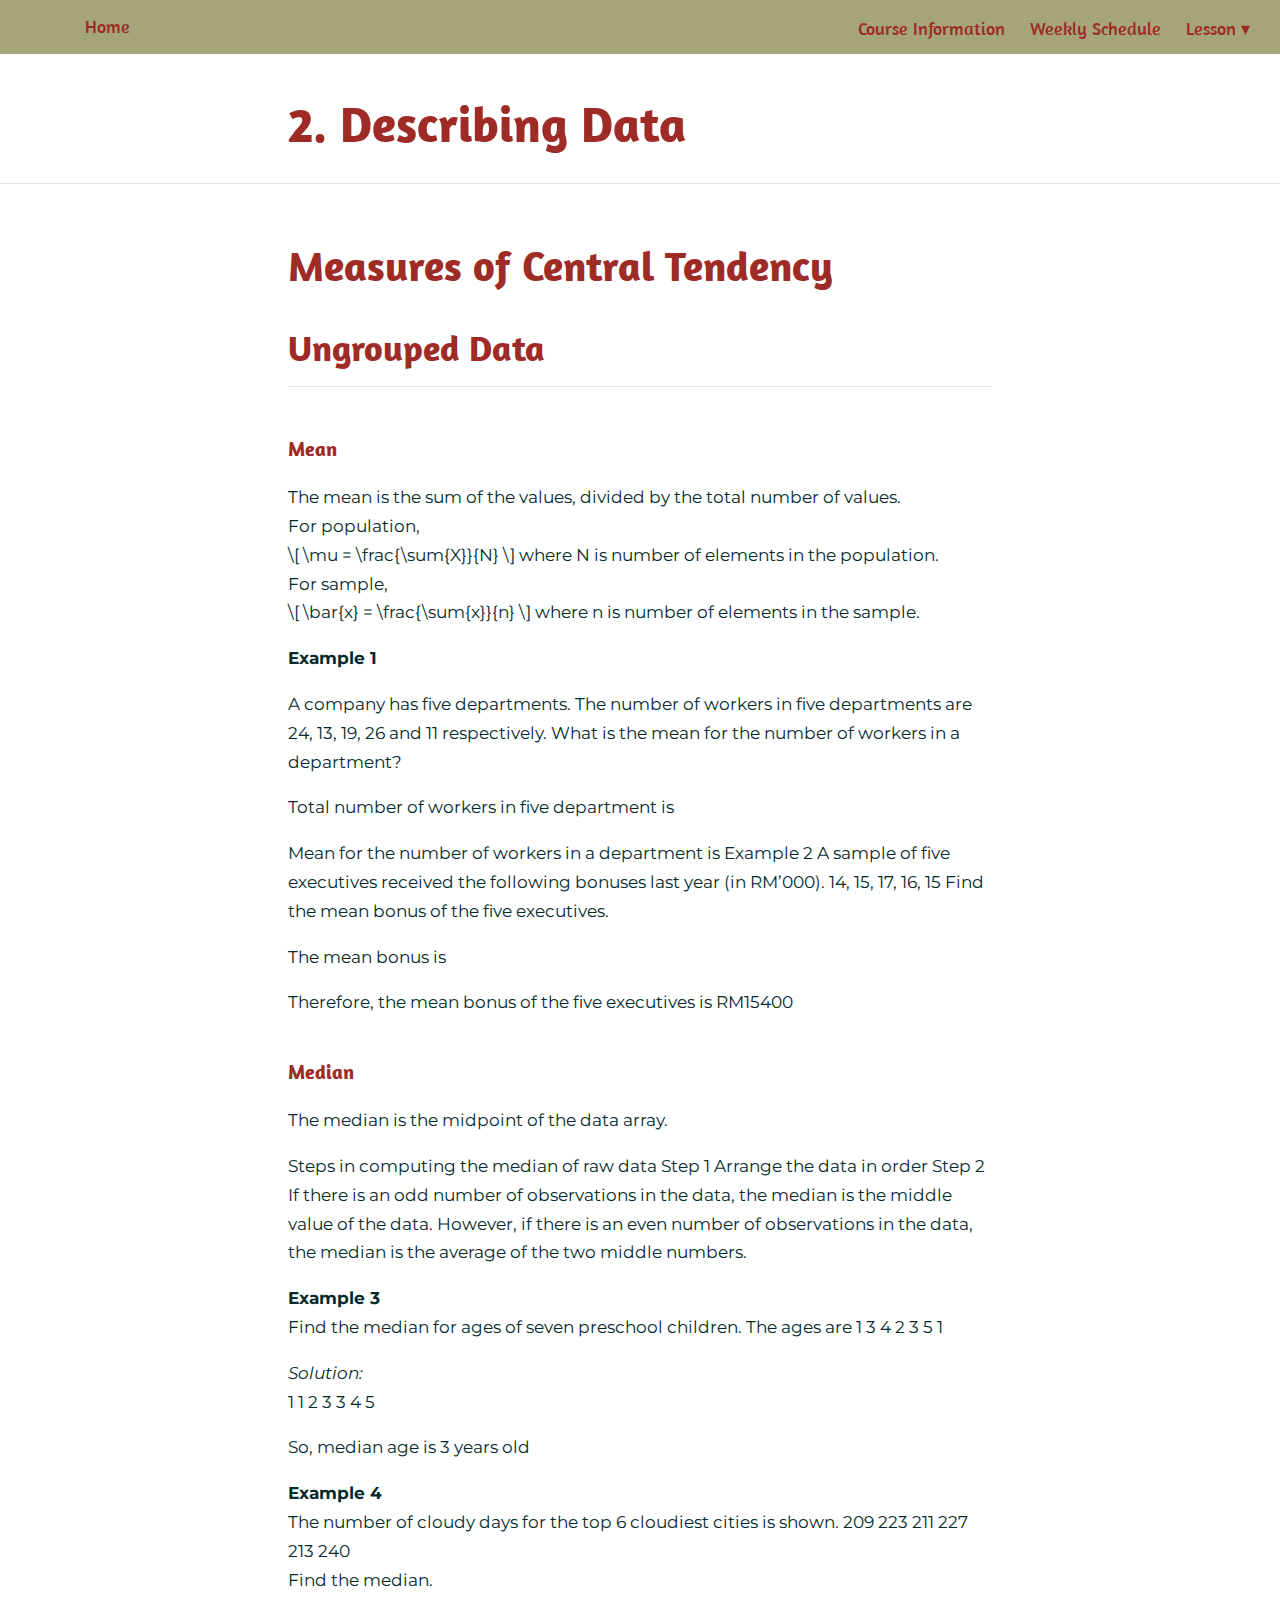
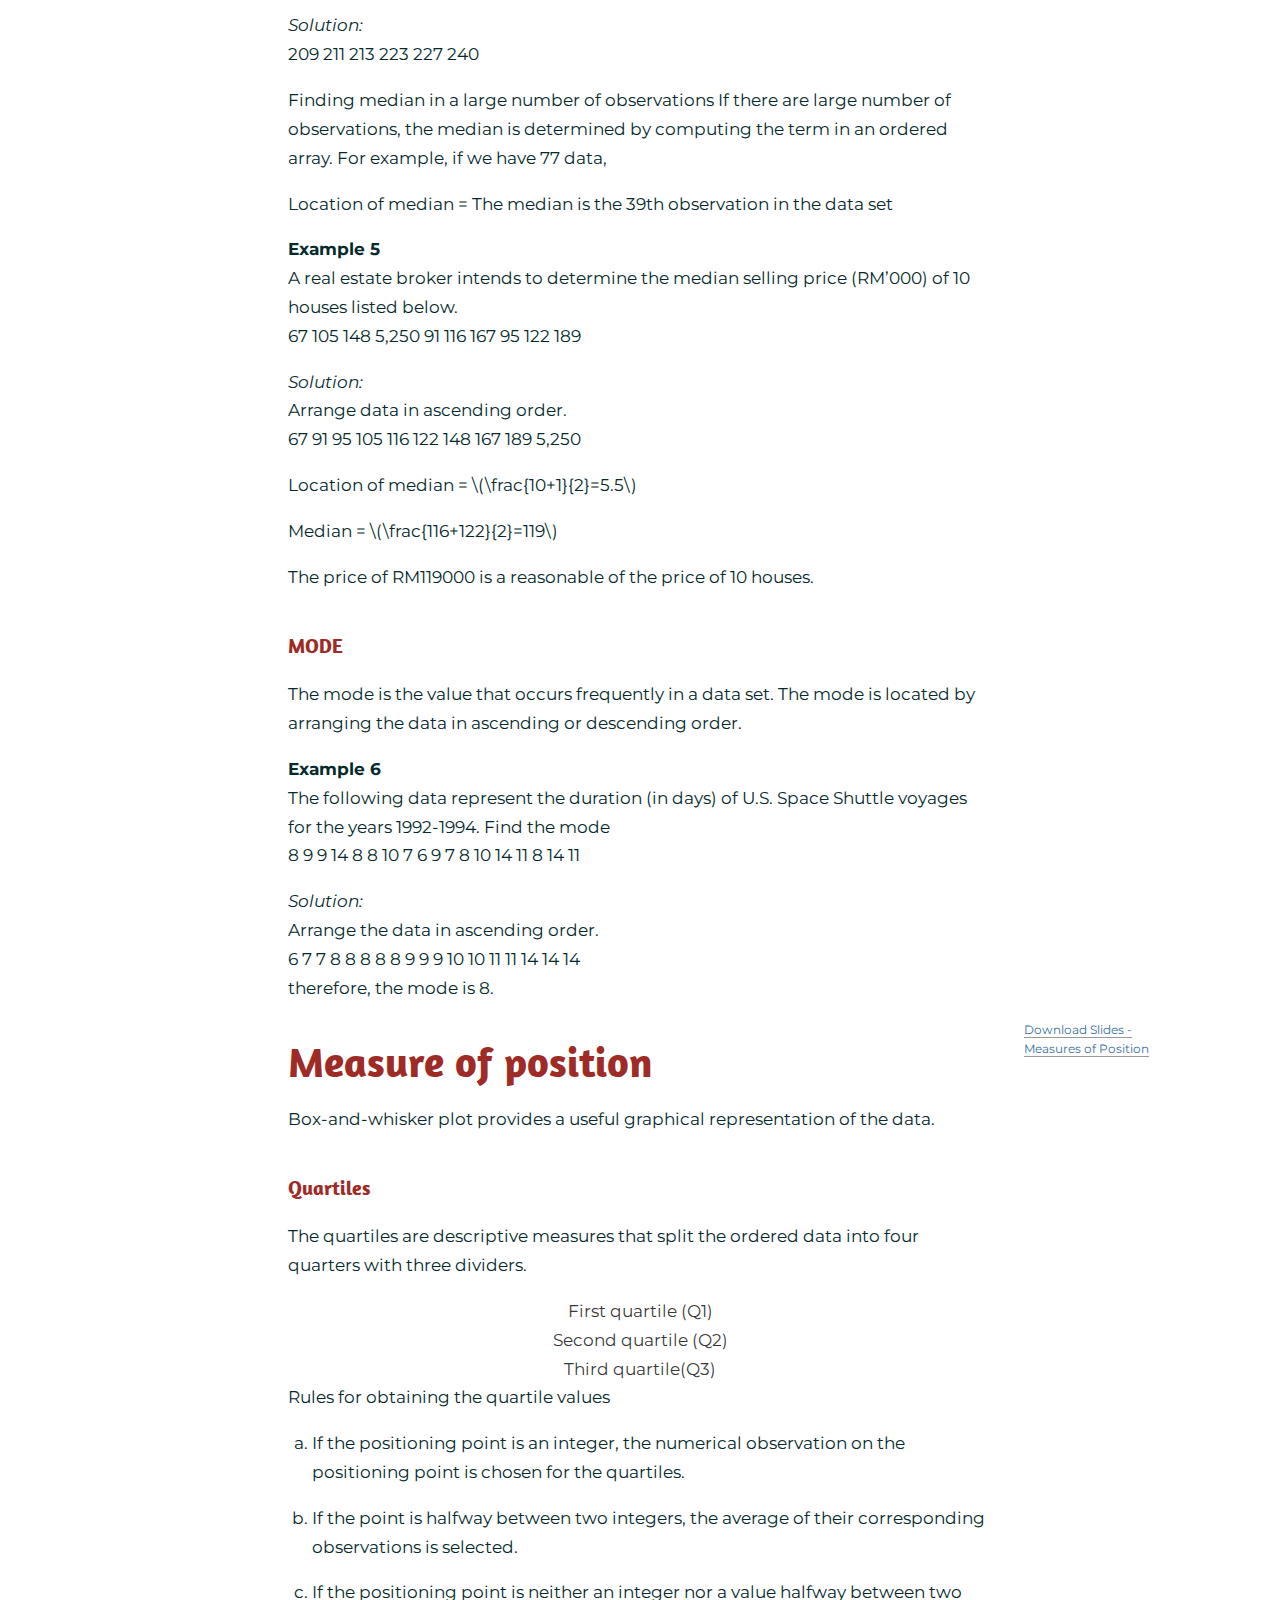
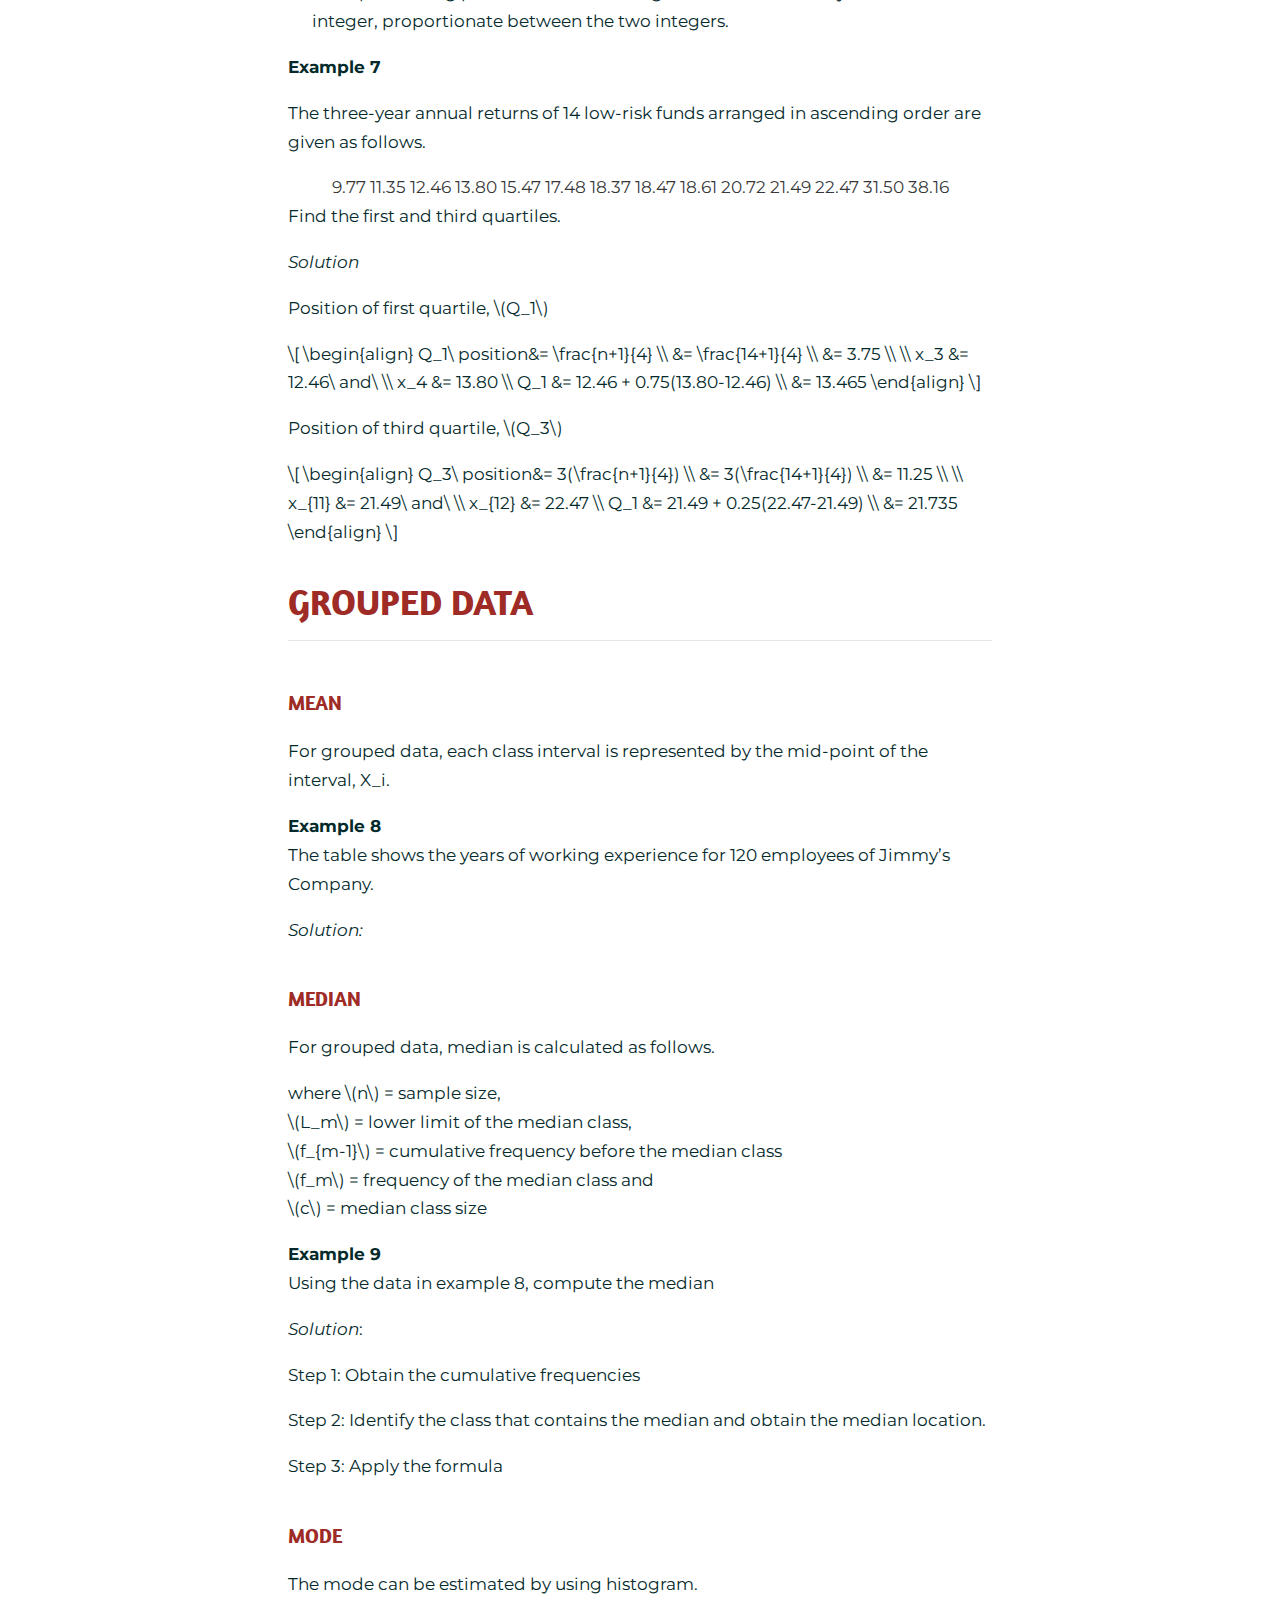
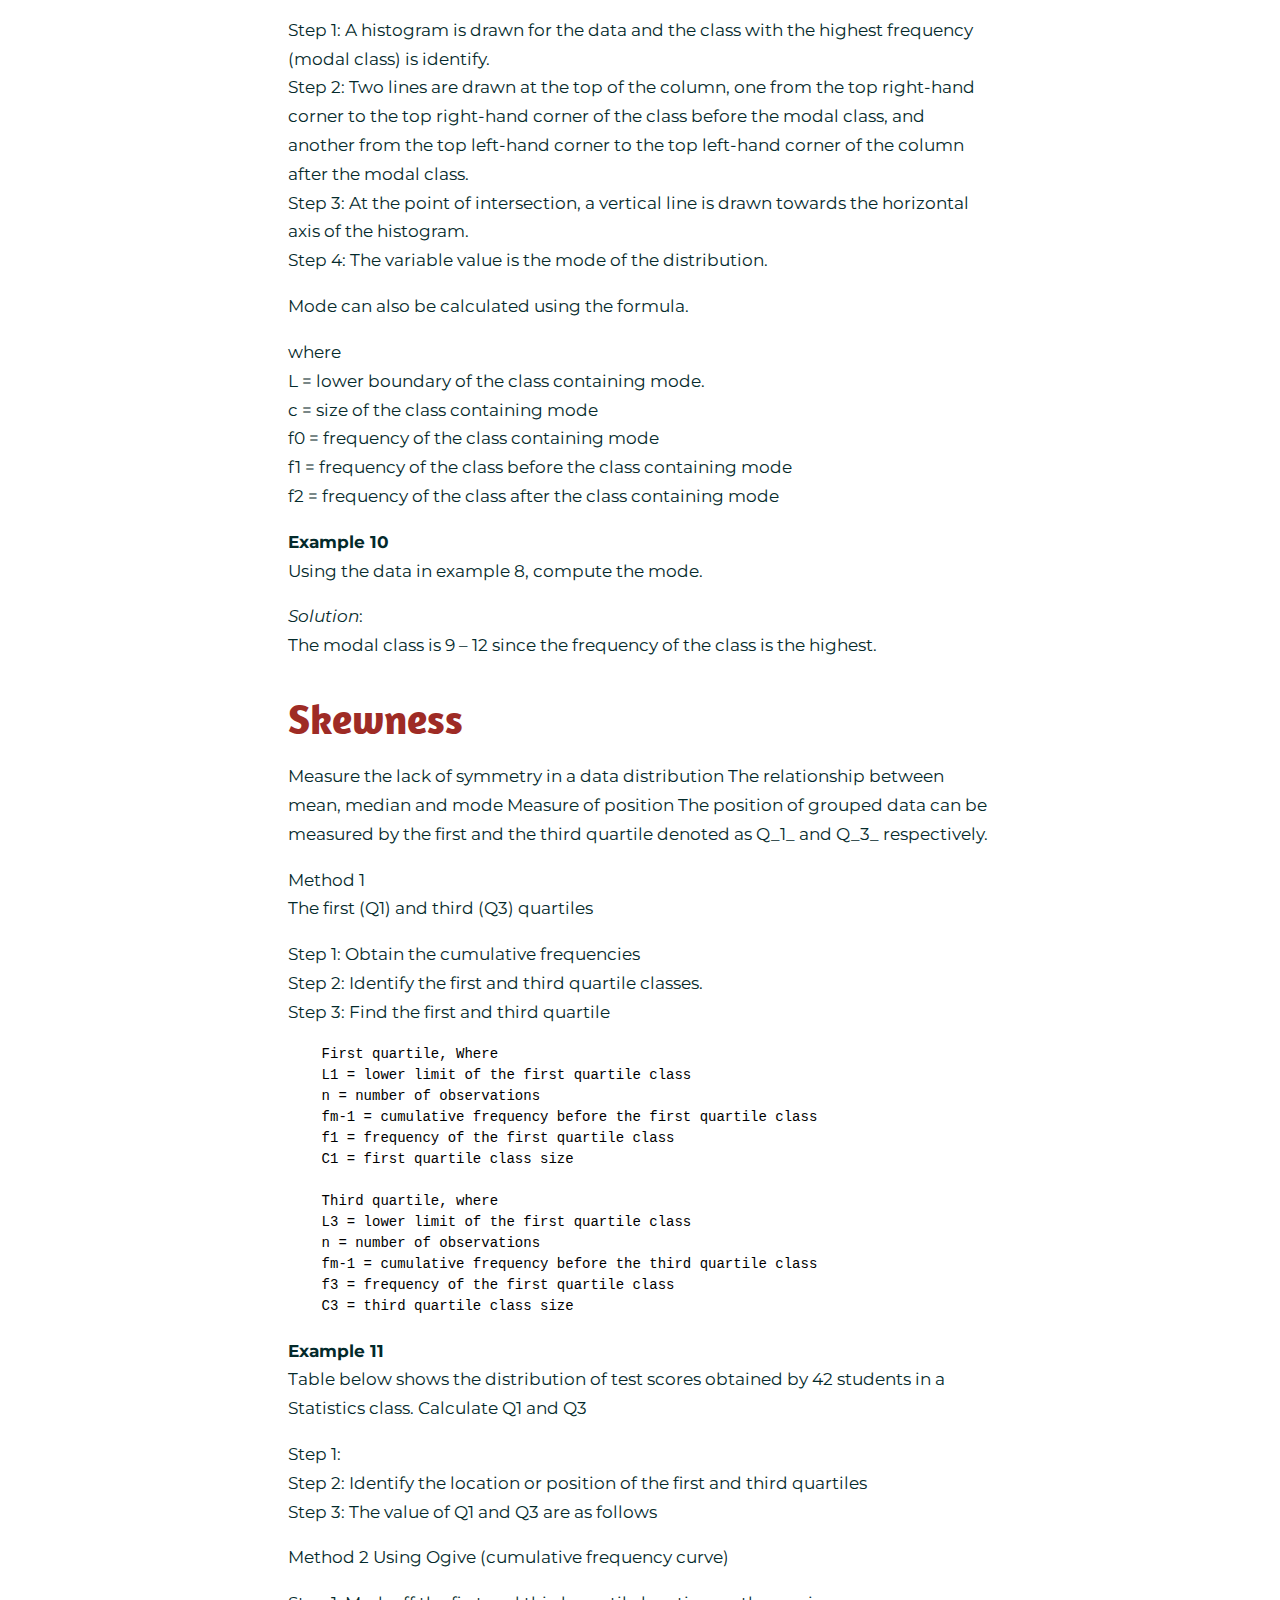
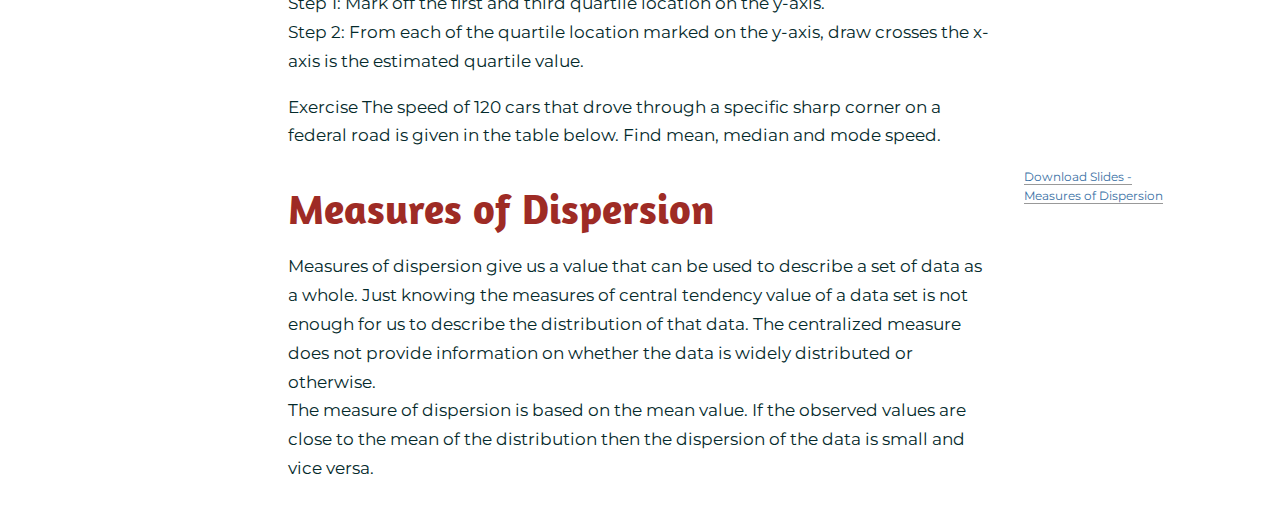
<file: docs/02.html>
<!DOCTYPE html>

<html xmlns="http://www.w3.org/1999/xhtml" lang="" xml:lang="">

<head>
  <meta charset="utf-8"/>
  <meta name="viewport" content="width=device-width, initial-scale=1"/>
  <meta http-equiv="X-UA-Compatible" content="IE=Edge,chrome=1"/>
  <meta name="generator" content="distill" />

  <style type="text/css">
  /* Hide doc at startup (prevent jankiness while JS renders/transforms) */
  body {
    visibility: hidden;
  }
  </style>

 <!--radix_placeholder_import_source-->
 <!--/radix_placeholder_import_source-->

<style type="text/css">code{white-space: pre;}</style>
<style type="text/css" data-origin="pandoc">
pre > code.sourceCode { white-space: pre; position: relative; }
pre > code.sourceCode > span { display: inline-block; line-height: 1.25; }
pre > code.sourceCode > span:empty { height: 1.2em; }
.sourceCode { overflow: visible; }
code.sourceCode > span { color: inherit; text-decoration: inherit; }
div.sourceCode { margin: 1em 0; }
pre.sourceCode { margin: 0; }
@media screen {
div.sourceCode { overflow: auto; }
}
@media print {
pre > code.sourceCode { white-space: pre-wrap; }
pre > code.sourceCode > span { text-indent: -5em; padding-left: 5em; }
}
pre.numberSource code
  { counter-reset: source-line 0; }
pre.numberSource code > span
  { position: relative; left: -4em; counter-increment: source-line; }
pre.numberSource code > span > a:first-child::before
  { content: counter(source-line);
    position: relative; left: -1em; text-align: right; vertical-align: baseline;
    border: none; display: inline-block;
    -webkit-touch-callout: none; -webkit-user-select: none;
    -khtml-user-select: none; -moz-user-select: none;
    -ms-user-select: none; user-select: none;
    padding: 0 4px; width: 4em;
    color: #aaaaaa;
  }
pre.numberSource { margin-left: 3em; border-left: 1px solid #aaaaaa;  padding-left: 4px; }
div.sourceCode
  {   }
@media screen {
pre > code.sourceCode > span > a:first-child::before { text-decoration: underline; }
}
code span.al { color: #ad0000; } /* Alert */
code span.an { color: #5e5e5e; } /* Annotation */
code span.at { } /* Attribute */
code span.bn { color: #ad0000; } /* BaseN */
code span.bu { } /* BuiltIn */
code span.cf { color: #007ba5; } /* ControlFlow */
code span.ch { color: #20794d; } /* Char */
code span.cn { color: #8f5902; } /* Constant */
code span.co { color: #5e5e5e; } /* Comment */
code span.cv { color: #5e5e5e; font-style: italic; } /* CommentVar */
code span.do { color: #5e5e5e; font-style: italic; } /* Documentation */
code span.dt { color: #ad0000; } /* DataType */
code span.dv { color: #ad0000; } /* DecVal */
code span.er { color: #ad0000; } /* Error */
code span.ex { } /* Extension */
code span.fl { color: #ad0000; } /* Float */
code span.fu { color: #4758ab; } /* Function */
code span.im { } /* Import */
code span.in { color: #5e5e5e; } /* Information */
code span.kw { color: #007ba5; } /* Keyword */
code span.op { color: #5e5e5e; } /* Operator */
code span.ot { color: #007ba5; } /* Other */
code span.pp { color: #ad0000; } /* Preprocessor */
code span.sc { color: #5e5e5e; } /* SpecialChar */
code span.ss { color: #20794d; } /* SpecialString */
code span.st { color: #20794d; } /* String */
code span.va { color: #111111; } /* Variable */
code span.vs { color: #20794d; } /* VerbatimString */
code span.wa { color: #5e5e5e; font-style: italic; } /* Warning */
</style>


  <!--radix_placeholder_meta_tags-->
  <title>Home: 2. Describing Data</title>




  <!--  https://developers.facebook.com/docs/sharing/webmasters#markup -->
  <meta property="og:title" content="Home: 2. Describing Data"/>
  <meta property="og:type" content="article"/>
  <meta property="og:locale" content="en_US"/>
  <meta property="og:site_name" content="Home"/>

  <!--  https://dev.twitter.com/cards/types/summary -->
  <meta property="twitter:card" content="summary"/>
  <meta property="twitter:title" content="Home: 2. Describing Data"/>

  <!--/radix_placeholder_meta_tags-->
  <!--radix_placeholder_rmarkdown_metadata-->

  <script type="text/json" id="radix-rmarkdown-metadata">
  {"type":"list","attributes":{"names":{"type":"character","attributes":{},"value":["title"]}},"value":[{"type":"character","attributes":{},"value":["2. Describing Data"]}]}
  </script>
  <!--/radix_placeholder_rmarkdown_metadata-->
  <!--radix_placeholder_navigation_in_header-->
  <meta name="distill:offset" content=""/>

  <script type="application/javascript">

    window.headroom_prevent_pin = false;

    window.document.addEventListener("DOMContentLoaded", function (event) {

      // initialize headroom for banner
      var header = $('header').get(0);
      var headerHeight = header.offsetHeight;
      var headroom = new Headroom(header, {
        tolerance: 5,
        onPin : function() {
          if (window.headroom_prevent_pin) {
            window.headroom_prevent_pin = false;
            headroom.unpin();
          }
        }
      });
      headroom.init();
      if(window.location.hash)
        headroom.unpin();
      $(header).addClass('headroom--transition');

      // offset scroll location for banner on hash change
      // (see: https://github.com/WickyNilliams/headroom.js/issues/38)
      window.addEventListener("hashchange", function(event) {
        window.scrollTo(0, window.pageYOffset - (headerHeight + 25));
      });

      // responsive menu
      $('.distill-site-header').each(function(i, val) {
        var topnav = $(this);
        var toggle = topnav.find('.nav-toggle');
        toggle.on('click', function() {
          topnav.toggleClass('responsive');
        });
      });

      // nav dropdowns
      $('.nav-dropbtn').click(function(e) {
        $(this).next('.nav-dropdown-content').toggleClass('nav-dropdown-active');
        $(this).parent().siblings('.nav-dropdown')
           .children('.nav-dropdown-content').removeClass('nav-dropdown-active');
      });
      $("body").click(function(e){
        $('.nav-dropdown-content').removeClass('nav-dropdown-active');
      });
      $(".nav-dropdown").click(function(e){
        e.stopPropagation();
      });
    });
  </script>

  <style type="text/css">

  /* Theme (user-documented overrideables for nav appearance) */

  .distill-site-nav {
    color: rgba(255, 255, 255, 0.8);
    background-color: #0F2E3D;
    font-size: 15px;
    font-weight: 300;
  }

  .distill-site-nav a {
    color: inherit;
    text-decoration: none;
  }

  .distill-site-nav a:hover {
    color: white;
  }

  @media print {
    .distill-site-nav {
      display: none;
    }
  }

  .distill-site-header {

  }

  .distill-site-footer {

  }


  /* Site Header */

  .distill-site-header {
    width: 100%;
    box-sizing: border-box;
    z-index: 3;
  }

  .distill-site-header .nav-left {
    display: inline-block;
    margin-left: 8px;
  }

  @media screen and (max-width: 768px) {
    .distill-site-header .nav-left {
      margin-left: 0;
    }
  }


  .distill-site-header .nav-right {
    float: right;
    margin-right: 8px;
  }

  .distill-site-header a,
  .distill-site-header .title {
    display: inline-block;
    text-align: center;
    padding: 14px 10px 14px 10px;
  }

  .distill-site-header .title {
    font-size: 18px;
    min-width: 150px;
  }

  .distill-site-header .logo {
    padding: 0;
  }

  .distill-site-header .logo img {
    display: none;
    max-height: 20px;
    width: auto;
    margin-bottom: -4px;
  }

  .distill-site-header .nav-image img {
    max-height: 18px;
    width: auto;
    display: inline-block;
    margin-bottom: -3px;
  }



  @media screen and (min-width: 1000px) {
    .distill-site-header .logo img {
      display: inline-block;
    }
    .distill-site-header .nav-left {
      margin-left: 20px;
    }
    .distill-site-header .nav-right {
      margin-right: 20px;
    }
    .distill-site-header .title {
      padding-left: 12px;
    }
  }


  .distill-site-header .nav-toggle {
    display: none;
  }

  .nav-dropdown {
    display: inline-block;
    position: relative;
  }

  .nav-dropdown .nav-dropbtn {
    border: none;
    outline: none;
    color: rgba(255, 255, 255, 0.8);
    padding: 16px 10px;
    background-color: transparent;
    font-family: inherit;
    font-size: inherit;
    font-weight: inherit;
    margin: 0;
    margin-top: 1px;
    z-index: 2;
  }

  .nav-dropdown-content {
    display: none;
    position: absolute;
    background-color: white;
    min-width: 200px;
    border: 1px solid rgba(0,0,0,0.15);
    border-radius: 4px;
    box-shadow: 0px 8px 16px 0px rgba(0,0,0,0.1);
    z-index: 1;
    margin-top: 2px;
    white-space: nowrap;
    padding-top: 4px;
    padding-bottom: 4px;
  }

  .nav-dropdown-content hr {
    margin-top: 4px;
    margin-bottom: 4px;
    border: none;
    border-bottom: 1px solid rgba(0, 0, 0, 0.1);
  }

  .nav-dropdown-active {
    display: block;
  }

  .nav-dropdown-content a, .nav-dropdown-content .nav-dropdown-header {
    color: black;
    padding: 6px 24px;
    text-decoration: none;
    display: block;
    text-align: left;
  }

  .nav-dropdown-content .nav-dropdown-header {
    display: block;
    padding: 5px 24px;
    padding-bottom: 0;
    text-transform: uppercase;
    font-size: 14px;
    color: #999999;
    white-space: nowrap;
  }

  .nav-dropdown:hover .nav-dropbtn {
    color: white;
  }

  .nav-dropdown-content a:hover {
    background-color: #ddd;
    color: black;
  }

  .nav-right .nav-dropdown-content {
    margin-left: -45%;
    right: 0;
  }

  @media screen and (max-width: 768px) {
    .distill-site-header a, .distill-site-header .nav-dropdown  {display: none;}
    .distill-site-header a.nav-toggle {
      float: right;
      display: block;
    }
    .distill-site-header .title {
      margin-left: 0;
    }
    .distill-site-header .nav-right {
      margin-right: 0;
    }
    .distill-site-header {
      overflow: hidden;
    }
    .nav-right .nav-dropdown-content {
      margin-left: 0;
    }
  }


  @media screen and (max-width: 768px) {
    .distill-site-header.responsive {position: relative; min-height: 500px; }
    .distill-site-header.responsive a.nav-toggle {
      position: absolute;
      right: 0;
      top: 0;
    }
    .distill-site-header.responsive a,
    .distill-site-header.responsive .nav-dropdown {
      display: block;
      text-align: left;
    }
    .distill-site-header.responsive .nav-left,
    .distill-site-header.responsive .nav-right {
      width: 100%;
    }
    .distill-site-header.responsive .nav-dropdown {float: none;}
    .distill-site-header.responsive .nav-dropdown-content {position: relative;}
    .distill-site-header.responsive .nav-dropdown .nav-dropbtn {
      display: block;
      width: 100%;
      text-align: left;
    }
  }

  /* Site Footer */

  .distill-site-footer {
    width: 100%;
    overflow: hidden;
    box-sizing: border-box;
    z-index: 3;
    margin-top: 30px;
    padding-top: 30px;
    padding-bottom: 30px;
    text-align: center;
  }

  /* Headroom */

  d-title {
    padding-top: 6rem;
  }

  @media print {
    d-title {
      padding-top: 4rem;
    }
  }

  .headroom {
    z-index: 1000;
    position: fixed;
    top: 0;
    left: 0;
    right: 0;
  }

  .headroom--transition {
    transition: all .4s ease-in-out;
  }

  .headroom--unpinned {
    top: -100px;
  }

  .headroom--pinned {
    top: 0;
  }

  /* adjust viewport for navbar height */
  /* helps vertically center bootstrap (non-distill) content */
  .min-vh-100 {
    min-height: calc(100vh - 100px) !important;
  }

  </style>

  <script src="site_libs/jquery-3.6.0/jquery-3.6.0.min.js"></script>
  <link href="site_libs/font-awesome-5.1.0/css/all.css" rel="stylesheet"/>
  <link href="site_libs/font-awesome-5.1.0/css/v4-shims.css" rel="stylesheet"/>
  <script src="site_libs/headroom-0.9.4/headroom.min.js"></script>
  <script src="site_libs/autocomplete-0.37.1/autocomplete.min.js"></script>
  <script src="site_libs/fuse-6.4.1/fuse.min.js"></script>

  <script type="application/javascript">

  function getMeta(metaName) {
    var metas = document.getElementsByTagName('meta');
    for (let i = 0; i < metas.length; i++) {
      if (metas[i].getAttribute('name') === metaName) {
        return metas[i].getAttribute('content');
      }
    }
    return '';
  }

  function offsetURL(url) {
    var offset = getMeta('distill:offset');
    return offset ? offset + '/' + url : url;
  }

  function createFuseIndex() {

    // create fuse index
    var options = {
      keys: [
        { name: 'title', weight: 20 },
        { name: 'categories', weight: 15 },
        { name: 'description', weight: 10 },
        { name: 'contents', weight: 5 },
      ],
      ignoreLocation: true,
      threshold: 0
    };
    var fuse = new window.Fuse([], options);

    // fetch the main search.json
    return fetch(offsetURL('search.json'))
      .then(function(response) {
        if (response.status == 200) {
          return response.json().then(function(json) {
            // index main articles
            json.articles.forEach(function(article) {
              fuse.add(article);
            });
            // download collections and index their articles
            return Promise.all(json.collections.map(function(collection) {
              return fetch(offsetURL(collection)).then(function(response) {
                if (response.status === 200) {
                  return response.json().then(function(articles) {
                    articles.forEach(function(article) {
                      fuse.add(article);
                    });
                  })
                } else {
                  return Promise.reject(
                    new Error('Unexpected status from search index request: ' +
                              response.status)
                  );
                }
              });
            })).then(function() {
              return fuse;
            });
          });

        } else {
          return Promise.reject(
            new Error('Unexpected status from search index request: ' +
                        response.status)
          );
        }
      });
  }

  window.document.addEventListener("DOMContentLoaded", function (event) {

    // get search element (bail if we don't have one)
    var searchEl = window.document.getElementById('distill-search');
    if (!searchEl)
      return;

    createFuseIndex()
      .then(function(fuse) {

        // make search box visible
        searchEl.classList.remove('hidden');

        // initialize autocomplete
        var options = {
          autoselect: true,
          hint: false,
          minLength: 2,
        };
        window.autocomplete(searchEl, options, [{
          source: function(query, callback) {
            const searchOptions = {
              isCaseSensitive: false,
              shouldSort: true,
              minMatchCharLength: 2,
              limit: 10,
            };
            var results = fuse.search(query, searchOptions);
            callback(results
              .map(function(result) { return result.item; })
            );
          },
          templates: {
            suggestion: function(suggestion) {
              var img = suggestion.preview && Object.keys(suggestion.preview).length > 0
                ? `<img src="${offsetURL(suggestion.preview)}"</img>`
                : '';
              var html = `
                <div class="search-item">
                  <h3>${suggestion.title}</h3>
                  <div class="search-item-description">
                    ${suggestion.description || ''}
                  </div>
                  <div class="search-item-preview">
                    ${img}
                  </div>
                </div>
              `;
              return html;
            }
          }
        }]).on('autocomplete:selected', function(event, suggestion) {
          window.location.href = offsetURL(suggestion.path);
        });
        // remove inline display style on autocompleter (we want to
        // manage responsive display via css)
        $('.algolia-autocomplete').css("display", "");
      })
      .catch(function(error) {
        console.log(error);
      });

  });

  </script>

  <style type="text/css">

  .nav-search {
    font-size: x-small;
  }

  /* Algolioa Autocomplete */

  .algolia-autocomplete {
    display: inline-block;
    margin-left: 10px;
    vertical-align: sub;
    background-color: white;
    color: black;
    padding: 6px;
    padding-top: 8px;
    padding-bottom: 0;
    border-radius: 6px;
    border: 1px #0F2E3D solid;
    width: 180px;
  }


  @media screen and (max-width: 768px) {
    .distill-site-nav .algolia-autocomplete {
      display: none;
      visibility: hidden;
    }
    .distill-site-nav.responsive .algolia-autocomplete {
      display: inline-block;
      visibility: visible;
    }
    .distill-site-nav.responsive .algolia-autocomplete .aa-dropdown-menu {
      margin-left: 0;
      width: 400px;
      max-height: 400px;
    }
  }

  .algolia-autocomplete .aa-input, .algolia-autocomplete .aa-hint {
    width: 90%;
    outline: none;
    border: none;
  }

  .algolia-autocomplete .aa-hint {
    color: #999;
  }
  .algolia-autocomplete .aa-dropdown-menu {
    width: 550px;
    max-height: 70vh;
    overflow-x: visible;
    overflow-y: scroll;
    padding: 5px;
    margin-top: 3px;
    margin-left: -150px;
    background-color: #fff;
    border-radius: 5px;
    border: 1px solid #999;
    border-top: none;
  }

  .algolia-autocomplete .aa-dropdown-menu .aa-suggestion {
    cursor: pointer;
    padding: 5px 4px;
    border-bottom: 1px solid #eee;
  }

  .algolia-autocomplete .aa-dropdown-menu .aa-suggestion:last-of-type {
    border-bottom: none;
    margin-bottom: 2px;
  }

  .algolia-autocomplete .aa-dropdown-menu .aa-suggestion .search-item {
    overflow: hidden;
    font-size: 0.8em;
    line-height: 1.4em;
  }

  .algolia-autocomplete .aa-dropdown-menu .aa-suggestion .search-item h3 {
    font-size: 1rem;
    margin-block-start: 0;
    margin-block-end: 5px;
  }

  .algolia-autocomplete .aa-dropdown-menu .aa-suggestion .search-item-description {
    display: inline-block;
    overflow: hidden;
    height: 2.8em;
    width: 80%;
    margin-right: 4%;
  }

  .algolia-autocomplete .aa-dropdown-menu .aa-suggestion .search-item-preview {
    display: inline-block;
    width: 15%;
  }

  .algolia-autocomplete .aa-dropdown-menu .aa-suggestion .search-item-preview img {
    height: 3em;
    width: auto;
    display: none;
  }

  .algolia-autocomplete .aa-dropdown-menu .aa-suggestion .search-item-preview img[src] {
    display: initial;
  }

  .algolia-autocomplete .aa-dropdown-menu .aa-suggestion.aa-cursor {
    background-color: #eee;
  }
  .algolia-autocomplete .aa-dropdown-menu .aa-suggestion em {
    font-weight: bold;
    font-style: normal;
  }

  </style>


  <!--/radix_placeholder_navigation_in_header-->
  <!--radix_placeholder_distill-->

  <style type="text/css">

  body {
    background-color: white;
  }

  .pandoc-table {
    width: 100%;
  }

  .pandoc-table>caption {
    margin-bottom: 10px;
  }

  .pandoc-table th:not([align]) {
    text-align: left;
  }

  .pagedtable-footer {
    font-size: 15px;
  }

  d-byline .byline {
    grid-template-columns: 2fr 2fr;
  }

  d-byline .byline h3 {
    margin-block-start: 1.5em;
  }

  d-byline .byline .authors-affiliations h3 {
    margin-block-start: 0.5em;
  }

  .authors-affiliations .orcid-id {
    width: 16px;
    height:16px;
    margin-left: 4px;
    margin-right: 4px;
    vertical-align: middle;
    padding-bottom: 2px;
  }

  d-title .dt-tags {
    margin-top: 1em;
    grid-column: text;
  }

  .dt-tags .dt-tag {
    text-decoration: none;
    display: inline-block;
    color: rgba(0,0,0,0.6);
    padding: 0em 0.4em;
    margin-right: 0.5em;
    margin-bottom: 0.4em;
    font-size: 70%;
    border: 1px solid rgba(0,0,0,0.2);
    border-radius: 3px;
    text-transform: uppercase;
    font-weight: 500;
  }

  d-article table.gt_table td,
  d-article table.gt_table th {
    border-bottom: none;
  }

  .html-widget {
    margin-bottom: 2.0em;
  }

  .l-screen-inset {
    padding-right: 16px;
  }

  .l-screen .caption {
    margin-left: 10px;
  }

  .shaded {
    background: rgb(247, 247, 247);
    padding-top: 20px;
    padding-bottom: 20px;
    border-top: 1px solid rgba(0, 0, 0, 0.1);
    border-bottom: 1px solid rgba(0, 0, 0, 0.1);
  }

  .shaded .html-widget {
    margin-bottom: 0;
    border: 1px solid rgba(0, 0, 0, 0.1);
  }

  .shaded .shaded-content {
    background: white;
  }

  .text-output {
    margin-top: 0;
    line-height: 1.5em;
  }

  .hidden {
    display: none !important;
  }

  d-article {
    padding-top: 2.5rem;
    padding-bottom: 30px;
  }

  d-appendix {
    padding-top: 30px;
  }

  d-article>p>img {
    width: 100%;
  }

  d-article h2 {
    margin: 1rem 0 1.5rem 0;
  }

  d-article h3 {
    margin-top: 1.5rem;
  }

  d-article iframe {
    border: 1px solid rgba(0, 0, 0, 0.1);
    margin-bottom: 2.0em;
    width: 100%;
  }

  /* Tweak code blocks */

  d-article div.sourceCode code,
  d-article pre code {
    font-family: Consolas, Monaco, 'Andale Mono', 'Ubuntu Mono', monospace;
  }

  d-article pre,
  d-article div.sourceCode,
  d-article div.sourceCode pre {
    overflow: auto;
  }

  d-article div.sourceCode {
    background-color: white;
  }

  d-article div.sourceCode pre {
    padding-left: 10px;
    font-size: 12px;
    border-left: 2px solid rgba(0,0,0,0.1);
  }

  d-article pre {
    font-size: 12px;
    color: black;
    background: none;
    margin-top: 0;
    text-align: left;
    white-space: pre;
    word-spacing: normal;
    word-break: normal;
    word-wrap: normal;
    line-height: 1.5;

    -moz-tab-size: 4;
    -o-tab-size: 4;
    tab-size: 4;

    -webkit-hyphens: none;
    -moz-hyphens: none;
    -ms-hyphens: none;
    hyphens: none;
  }

  d-article pre a {
    border-bottom: none;
  }

  d-article pre a:hover {
    border-bottom: none;
    text-decoration: underline;
  }

  d-article details {
    grid-column: text;
    margin-bottom: 0.8em;
  }

  @media(min-width: 768px) {

  d-article pre,
  d-article div.sourceCode,
  d-article div.sourceCode pre {
    overflow: visible !important;
  }

  d-article div.sourceCode pre {
    padding-left: 18px;
    font-size: 14px;
  }

  d-article pre {
    font-size: 14px;
  }

  }

  figure img.external {
    background: white;
    border: 1px solid rgba(0, 0, 0, 0.1);
    box-shadow: 0 1px 8px rgba(0, 0, 0, 0.1);
    padding: 18px;
    box-sizing: border-box;
  }

  /* CSS for d-contents */

  .d-contents {
    grid-column: text;
    color: rgba(0,0,0,0.8);
    font-size: 0.9em;
    padding-bottom: 1em;
    margin-bottom: 1em;
    padding-bottom: 0.5em;
    margin-bottom: 1em;
    padding-left: 0.25em;
    justify-self: start;
  }

  @media(min-width: 1000px) {
    .d-contents.d-contents-float {
      height: 0;
      grid-column-start: 1;
      grid-column-end: 4;
      justify-self: center;
      padding-right: 3em;
      padding-left: 2em;
    }
  }

  .d-contents nav h3 {
    font-size: 18px;
    margin-top: 0;
    margin-bottom: 1em;
  }

  .d-contents li {
    list-style-type: none
  }

  .d-contents nav > ul {
    padding-left: 0;
  }

  .d-contents ul {
    padding-left: 1em
  }

  .d-contents nav ul li {
    margin-top: 0.6em;
    margin-bottom: 0.2em;
  }

  .d-contents nav a {
    font-size: 13px;
    border-bottom: none;
    text-decoration: none
    color: rgba(0, 0, 0, 0.8);
  }

  .d-contents nav a:hover {
    text-decoration: underline solid rgba(0, 0, 0, 0.6)
  }

  .d-contents nav > ul > li > a {
    font-weight: 600;
  }

  .d-contents nav > ul > li > ul {
    font-weight: inherit;
  }

  .d-contents nav > ul > li > ul > li {
    margin-top: 0.2em;
  }


  .d-contents nav ul {
    margin-top: 0;
    margin-bottom: 0.25em;
  }

  .d-article-with-toc h2:nth-child(2) {
    margin-top: 0;
  }


  /* Figure */

  .figure {
    position: relative;
    margin-bottom: 2.5em;
    margin-top: 1.5em;
  }

  .figure img {
    width: 100%;
  }

  .figure .caption {
    color: rgba(0, 0, 0, 0.6);
    font-size: 12px;
    line-height: 1.5em;
  }

  .figure img.external {
    background: white;
    border: 1px solid rgba(0, 0, 0, 0.1);
    box-shadow: 0 1px 8px rgba(0, 0, 0, 0.1);
    padding: 18px;
    box-sizing: border-box;
  }

  .figure .caption a {
    color: rgba(0, 0, 0, 0.6);
  }

  .figure .caption b,
  .figure .caption strong, {
    font-weight: 600;
    color: rgba(0, 0, 0, 1.0);
  }

  /* Citations */

  d-article .citation {
    color: inherit;
    cursor: inherit;
  }

  div.hanging-indent{
    margin-left: 1em; text-indent: -1em;
  }

  /* Citation hover box */

  .tippy-box[data-theme~=light-border] {
    background-color: rgba(250, 250, 250, 0.95);
  }

  .tippy-content > p {
    margin-bottom: 0;
    padding: 2px;
  }


  /* Tweak 1000px media break to show more text */

  @media(min-width: 1000px) {
    .base-grid,
    distill-header,
    d-title,
    d-abstract,
    d-article,
    d-appendix,
    distill-appendix,
    d-byline,
    d-footnote-list,
    d-citation-list,
    distill-footer {
      grid-template-columns: [screen-start] 1fr [page-start kicker-start] 80px [middle-start] 50px [text-start kicker-end] 65px 65px 65px 65px 65px 65px 65px 65px [text-end gutter-start] 65px [middle-end] 65px [page-end gutter-end] 1fr [screen-end];
      grid-column-gap: 16px;
    }

    .grid {
      grid-column-gap: 16px;
    }

    d-article {
      font-size: 1.06rem;
      line-height: 1.7em;
    }
    figure .caption, .figure .caption, figure figcaption {
      font-size: 13px;
    }
  }

  @media(min-width: 1180px) {
    .base-grid,
    distill-header,
    d-title,
    d-abstract,
    d-article,
    d-appendix,
    distill-appendix,
    d-byline,
    d-footnote-list,
    d-citation-list,
    distill-footer {
      grid-template-columns: [screen-start] 1fr [page-start kicker-start] 60px [middle-start] 60px [text-start kicker-end] 60px 60px 60px 60px 60px 60px 60px 60px [text-end gutter-start] 60px [middle-end] 60px [page-end gutter-end] 1fr [screen-end];
      grid-column-gap: 32px;
    }

    .grid {
      grid-column-gap: 32px;
    }
  }


  /* Get the citation styles for the appendix (not auto-injected on render since
     we do our own rendering of the citation appendix) */

  d-appendix .citation-appendix,
  .d-appendix .citation-appendix {
    font-size: 11px;
    line-height: 15px;
    border-left: 1px solid rgba(0, 0, 0, 0.1);
    padding-left: 18px;
    border: 1px solid rgba(0,0,0,0.1);
    background: rgba(0, 0, 0, 0.02);
    padding: 10px 18px;
    border-radius: 3px;
    color: rgba(150, 150, 150, 1);
    overflow: hidden;
    margin-top: -12px;
    white-space: pre-wrap;
    word-wrap: break-word;
  }

  /* Include appendix styles here so they can be overridden */

  d-appendix {
    contain: layout style;
    font-size: 0.8em;
    line-height: 1.7em;
    margin-top: 60px;
    margin-bottom: 0;
    border-top: 1px solid rgba(0, 0, 0, 0.1);
    color: rgba(0,0,0,0.5);
    padding-top: 60px;
    padding-bottom: 48px;
  }

  d-appendix h3 {
    grid-column: page-start / text-start;
    font-size: 15px;
    font-weight: 500;
    margin-top: 1em;
    margin-bottom: 0;
    color: rgba(0,0,0,0.65);
  }

  d-appendix h3 + * {
    margin-top: 1em;
  }

  d-appendix ol {
    padding: 0 0 0 15px;
  }

  @media (min-width: 768px) {
    d-appendix ol {
      padding: 0 0 0 30px;
      margin-left: -30px;
    }
  }

  d-appendix li {
    margin-bottom: 1em;
  }

  d-appendix a {
    color: rgba(0, 0, 0, 0.6);
  }

  d-appendix > * {
    grid-column: text;
  }

  d-appendix > d-footnote-list,
  d-appendix > d-citation-list,
  d-appendix > distill-appendix {
    grid-column: screen;
  }

  /* Include footnote styles here so they can be overridden */

  d-footnote-list {
    contain: layout style;
  }

  d-footnote-list > * {
    grid-column: text;
  }

  d-footnote-list a.footnote-backlink {
    color: rgba(0,0,0,0.3);
    padding-left: 0.5em;
  }



  /* Anchor.js */

  .anchorjs-link {
    /*transition: all .25s linear; */
    text-decoration: none;
    border-bottom: none;
  }
  *:hover > .anchorjs-link {
    margin-left: -1.125em !important;
    text-decoration: none;
    border-bottom: none;
  }

  /* Social footer */

  .social_footer {
    margin-top: 30px;
    margin-bottom: 0;
    color: rgba(0,0,0,0.67);
  }

  .disqus-comments {
    margin-right: 30px;
  }

  .disqus-comment-count {
    border-bottom: 1px solid rgba(0, 0, 0, 0.4);
    cursor: pointer;
  }

  #disqus_thread {
    margin-top: 30px;
  }

  .article-sharing a {
    border-bottom: none;
    margin-right: 8px;
  }

  .article-sharing a:hover {
    border-bottom: none;
  }

  .sidebar-section.subscribe {
    font-size: 12px;
    line-height: 1.6em;
  }

  .subscribe p {
    margin-bottom: 0.5em;
  }


  .article-footer .subscribe {
    font-size: 15px;
    margin-top: 45px;
  }


  .sidebar-section.custom {
    font-size: 12px;
    line-height: 1.6em;
  }

  .custom p {
    margin-bottom: 0.5em;
  }

  /* Styles for listing layout (hide title) */
  .layout-listing d-title, .layout-listing .d-title {
    display: none;
  }

  /* Styles for posts lists (not auto-injected) */


  .posts-with-sidebar {
    padding-left: 45px;
    padding-right: 45px;
  }

  .posts-list .description h2,
  .posts-list .description p {
    font-family: -apple-system, BlinkMacSystemFont, "Segoe UI", Roboto, Oxygen, Ubuntu, Cantarell, "Fira Sans", "Droid Sans", "Helvetica Neue", Arial, sans-serif;
  }

  .posts-list .description h2 {
    font-weight: 700;
    border-bottom: none;
    padding-bottom: 0;
  }

  .posts-list h2.post-tag {
    border-bottom: 1px solid rgba(0, 0, 0, 0.2);
    padding-bottom: 12px;
  }
  .posts-list {
    margin-top: 60px;
    margin-bottom: 24px;
  }

  .posts-list .post-preview {
    text-decoration: none;
    overflow: hidden;
    display: block;
    border-bottom: 1px solid rgba(0, 0, 0, 0.1);
    padding: 24px 0;
  }

  .post-preview-last {
    border-bottom: none !important;
  }

  .posts-list .posts-list-caption {
    grid-column: screen;
    font-weight: 400;
  }

  .posts-list .post-preview h2 {
    margin: 0 0 6px 0;
    line-height: 1.2em;
    font-style: normal;
    font-size: 24px;
  }

  .posts-list .post-preview p {
    margin: 0 0 12px 0;
    line-height: 1.4em;
    font-size: 16px;
  }

  .posts-list .post-preview .thumbnail {
    box-sizing: border-box;
    margin-bottom: 24px;
    position: relative;
    max-width: 500px;
  }
  .posts-list .post-preview img {
    width: 100%;
    display: block;
  }

  .posts-list .metadata {
    font-size: 12px;
    line-height: 1.4em;
    margin-bottom: 18px;
  }

  .posts-list .metadata > * {
    display: inline-block;
  }

  .posts-list .metadata .publishedDate {
    margin-right: 2em;
  }

  .posts-list .metadata .dt-authors {
    display: block;
    margin-top: 0.3em;
    margin-right: 2em;
  }

  .posts-list .dt-tags {
    display: block;
    line-height: 1em;
  }

  .posts-list .dt-tags .dt-tag {
    display: inline-block;
    color: rgba(0,0,0,0.6);
    padding: 0.3em 0.4em;
    margin-right: 0.2em;
    margin-bottom: 0.4em;
    font-size: 60%;
    border: 1px solid rgba(0,0,0,0.2);
    border-radius: 3px;
    text-transform: uppercase;
    font-weight: 500;
  }

  .posts-list img {
    opacity: 1;
  }

  .posts-list img[data-src] {
    opacity: 0;
  }

  .posts-more {
    clear: both;
  }


  .posts-sidebar {
    font-size: 16px;
  }

  .posts-sidebar h3 {
    font-size: 16px;
    margin-top: 0;
    margin-bottom: 0.5em;
    font-weight: 400;
    text-transform: uppercase;
  }

  .sidebar-section {
    margin-bottom: 30px;
  }

  .categories ul {
    list-style-type: none;
    margin: 0;
    padding: 0;
  }

  .categories li {
    color: rgba(0, 0, 0, 0.8);
    margin-bottom: 0;
  }

  .categories li>a {
    border-bottom: none;
  }

  .categories li>a:hover {
    border-bottom: 1px solid rgba(0, 0, 0, 0.4);
  }

  .categories .active {
    font-weight: 600;
  }

  .categories .category-count {
    color: rgba(0, 0, 0, 0.4);
  }


  @media(min-width: 768px) {
    .posts-list .post-preview h2 {
      font-size: 26px;
    }
    .posts-list .post-preview .thumbnail {
      float: right;
      width: 30%;
      margin-bottom: 0;
    }
    .posts-list .post-preview .description {
      float: left;
      width: 45%;
    }
    .posts-list .post-preview .metadata {
      float: left;
      width: 20%;
      margin-top: 8px;
    }
    .posts-list .post-preview p {
      margin: 0 0 12px 0;
      line-height: 1.5em;
      font-size: 16px;
    }
    .posts-with-sidebar .posts-list {
      float: left;
      width: 75%;
    }
    .posts-with-sidebar .posts-sidebar {
      float: right;
      width: 20%;
      margin-top: 60px;
      padding-top: 24px;
      padding-bottom: 24px;
    }
  }


  /* Improve display for browsers without grid (IE/Edge <= 15) */

  .downlevel {
    line-height: 1.6em;
    font-family: -apple-system, BlinkMacSystemFont, "Segoe UI", Roboto, Oxygen, Ubuntu, Cantarell, "Fira Sans", "Droid Sans", "Helvetica Neue", Arial, sans-serif;
    margin: 0;
  }

  .downlevel .d-title {
    padding-top: 6rem;
    padding-bottom: 1.5rem;
  }

  .downlevel .d-title h1 {
    font-size: 50px;
    font-weight: 700;
    line-height: 1.1em;
    margin: 0 0 0.5rem;
  }

  .downlevel .d-title p {
    font-weight: 300;
    font-size: 1.2rem;
    line-height: 1.55em;
    margin-top: 0;
  }

  .downlevel .d-byline {
    padding-top: 0.8em;
    padding-bottom: 0.8em;
    font-size: 0.8rem;
    line-height: 1.8em;
  }

  .downlevel .section-separator {
    border: none;
    border-top: 1px solid rgba(0, 0, 0, 0.1);
  }

  .downlevel .d-article {
    font-size: 1.06rem;
    line-height: 1.7em;
    padding-top: 1rem;
    padding-bottom: 2rem;
  }


  .downlevel .d-appendix {
    padding-left: 0;
    padding-right: 0;
    max-width: none;
    font-size: 0.8em;
    line-height: 1.7em;
    margin-bottom: 0;
    color: rgba(0,0,0,0.5);
    padding-top: 40px;
    padding-bottom: 48px;
  }

  .downlevel .footnotes ol {
    padding-left: 13px;
  }

  .downlevel .base-grid,
  .downlevel .distill-header,
  .downlevel .d-title,
  .downlevel .d-abstract,
  .downlevel .d-article,
  .downlevel .d-appendix,
  .downlevel .distill-appendix,
  .downlevel .d-byline,
  .downlevel .d-footnote-list,
  .downlevel .d-citation-list,
  .downlevel .distill-footer,
  .downlevel .appendix-bottom,
  .downlevel .posts-container {
    padding-left: 40px;
    padding-right: 40px;
  }

  @media(min-width: 768px) {
    .downlevel .base-grid,
    .downlevel .distill-header,
    .downlevel .d-title,
    .downlevel .d-abstract,
    .downlevel .d-article,
    .downlevel .d-appendix,
    .downlevel .distill-appendix,
    .downlevel .d-byline,
    .downlevel .d-footnote-list,
    .downlevel .d-citation-list,
    .downlevel .distill-footer,
    .downlevel .appendix-bottom,
    .downlevel .posts-container {
    padding-left: 150px;
    padding-right: 150px;
    max-width: 900px;
  }
  }

  .downlevel pre code {
    display: block;
    border-left: 2px solid rgba(0, 0, 0, .1);
    padding: 0 0 0 20px;
    font-size: 14px;
  }

  .downlevel code, .downlevel pre {
    color: black;
    background: none;
    font-family: Consolas, Monaco, 'Andale Mono', 'Ubuntu Mono', monospace;
    text-align: left;
    white-space: pre;
    word-spacing: normal;
    word-break: normal;
    word-wrap: normal;
    line-height: 1.5;

    -moz-tab-size: 4;
    -o-tab-size: 4;
    tab-size: 4;

    -webkit-hyphens: none;
    -moz-hyphens: none;
    -ms-hyphens: none;
    hyphens: none;
  }

  .downlevel .posts-list .post-preview {
    color: inherit;
  }



  </style>

  <script type="application/javascript">

  function is_downlevel_browser() {
    if (bowser.isUnsupportedBrowser({ msie: "12", msedge: "16"},
                                   window.navigator.userAgent)) {
      return true;
    } else {
      return window.load_distill_framework === undefined;
    }
  }

  // show body when load is complete
  function on_load_complete() {

    // add anchors
    if (window.anchors) {
      window.anchors.options.placement = 'left';
      window.anchors.add('d-article > h2, d-article > h3, d-article > h4, d-article > h5');
    }


    // set body to visible
    document.body.style.visibility = 'visible';

    // force redraw for leaflet widgets
    if (window.HTMLWidgets) {
      var maps = window.HTMLWidgets.findAll(".leaflet");
      $.each(maps, function(i, el) {
        var map = this.getMap();
        map.invalidateSize();
        map.eachLayer(function(layer) {
          if (layer instanceof L.TileLayer)
            layer.redraw();
        });
      });
    }

    // trigger 'shown' so htmlwidgets resize
    $('d-article').trigger('shown');
  }

  function init_distill() {

    init_common();

    // create front matter
    var front_matter = $('<d-front-matter></d-front-matter>');
    $('#distill-front-matter').wrap(front_matter);

    // create d-title
    $('.d-title').changeElementType('d-title');

    // create d-byline
    var byline = $('<d-byline></d-byline>');
    $('.d-byline').replaceWith(byline);

    // create d-article
    var article = $('<d-article></d-article>');
    $('.d-article').wrap(article).children().unwrap();

    // move posts container into article
    $('.posts-container').appendTo($('d-article'));

    // create d-appendix
    $('.d-appendix').changeElementType('d-appendix');

    // flag indicating that we have appendix items
    var appendix = $('.appendix-bottom').children('h3').length > 0;

    // replace footnotes with <d-footnote>
    $('.footnote-ref').each(function(i, val) {
      appendix = true;
      var href = $(this).attr('href');
      var id = href.replace('#', '');
      var fn = $('#' + id);
      var fn_p = $('#' + id + '>p');
      fn_p.find('.footnote-back').remove();
      var text = fn_p.html();
      var dtfn = $('<d-footnote></d-footnote>');
      dtfn.html(text);
      $(this).replaceWith(dtfn);
    });
    // remove footnotes
    $('.footnotes').remove();

    // move refs into #references-listing
    $('#references-listing').replaceWith($('#refs'));

    $('h1.appendix, h2.appendix').each(function(i, val) {
      $(this).changeElementType('h3');
    });
    $('h3.appendix').each(function(i, val) {
      var id = $(this).attr('id');
      $('.d-contents a[href="#' + id + '"]').parent().remove();
      appendix = true;
      $(this).nextUntil($('h1, h2, h3')).addBack().appendTo($('d-appendix'));
    });

    // show d-appendix if we have appendix content
    $("d-appendix").css('display', appendix ? 'grid' : 'none');

    // localize layout chunks to just output
    $('.layout-chunk').each(function(i, val) {

      // capture layout
      var layout = $(this).attr('data-layout');

      // apply layout to markdown level block elements
      var elements = $(this).children().not('details, div.sourceCode, pre, script');
      elements.each(function(i, el) {
        var layout_div = $('<div class="' + layout + '"></div>');
        if (layout_div.hasClass('shaded')) {
          var shaded_content = $('<div class="shaded-content"></div>');
          $(this).wrap(shaded_content);
          $(this).parent().wrap(layout_div);
        } else {
          $(this).wrap(layout_div);
        }
      });


      // unwrap the layout-chunk div
      $(this).children().unwrap();
    });

    // remove code block used to force  highlighting css
    $('.distill-force-highlighting-css').parent().remove();

    // remove empty line numbers inserted by pandoc when using a
    // custom syntax highlighting theme
    $('code.sourceCode a:empty').remove();

    // load distill framework
    load_distill_framework();

    // wait for window.distillRunlevel == 4 to do post processing
    function distill_post_process() {

      if (!window.distillRunlevel || window.distillRunlevel < 4)
        return;

      // hide author/affiliations entirely if we have no authors
      var front_matter = JSON.parse($("#distill-front-matter").html());
      var have_authors = front_matter.authors && front_matter.authors.length > 0;
      if (!have_authors)
        $('d-byline').addClass('hidden');

      // article with toc class
      $('.d-contents').parent().addClass('d-article-with-toc');

      // strip links that point to #
      $('.authors-affiliations').find('a[href="#"]').removeAttr('href');

      // add orcid ids
      $('.authors-affiliations').find('.author').each(function(i, el) {
        var orcid_id = front_matter.authors[i].orcidID;
        if (orcid_id) {
          var a = $('<a></a>');
          a.attr('href', 'https://orcid.org/' + orcid_id);
          var img = $('<img></img>');
          img.addClass('orcid-id');
          img.attr('alt', 'ORCID ID');
          img.attr('src','[data-uri]');
          a.append(img);
          $(this).append(a);
        }
      });

      // hide elements of author/affiliations grid that have no value
      function hide_byline_column(caption) {
        $('d-byline').find('h3:contains("' + caption + '")').parent().css('visibility', 'hidden');
      }

      // affiliations
      var have_affiliations = false;
      for (var i = 0; i<front_matter.authors.length; ++i) {
        var author = front_matter.authors[i];
        if (author.affiliation !== "&nbsp;") {
          have_affiliations = true;
          break;
        }
      }
      if (!have_affiliations)
        $('d-byline').find('h3:contains("Affiliations")').css('visibility', 'hidden');

      // published date
      if (!front_matter.publishedDate)
        hide_byline_column("Published");

      // document object identifier
      var doi = $('d-byline').find('h3:contains("DOI")');
      var doi_p = doi.next().empty();
      if (!front_matter.doi) {
        // if we have a citation and valid citationText then link to that
        if ($('#citation').length > 0 && front_matter.citationText) {
          doi.html('Citation');
          $('<a href="#citation"></a>')
            .text(front_matter.citationText)
            .appendTo(doi_p);
        } else {
          hide_byline_column("DOI");
        }
      } else {
        $('<a></a>')
           .attr('href', "https://doi.org/" + front_matter.doi)
           .html(front_matter.doi)
           .appendTo(doi_p);
      }

       // change plural form of authors/affiliations
      if (front_matter.authors.length === 1) {
        var grid = $('.authors-affiliations');
        grid.children('h3:contains("Authors")').text('Author');
        grid.children('h3:contains("Affiliations")').text('Affiliation');
      }

      // remove d-appendix and d-footnote-list local styles
      $('d-appendix > style:first-child').remove();
      $('d-footnote-list > style:first-child').remove();

      // move appendix-bottom entries to the bottom
      $('.appendix-bottom').appendTo('d-appendix').children().unwrap();
      $('.appendix-bottom').remove();

      // hoverable references
      $('span.citation[data-cites]').each(function() {
        if ($(this).children()[0].nodeName == "D-FOOTNOTE") {
          var fn = $(this).children()[0]
          $(this).html(fn.shadowRoot.querySelector("sup"))
          $(this).id = fn.id
          fn.remove()
        }
        var refs = $(this).attr('data-cites').split(" ");
        var refHtml = refs.map(function(ref) {
          return "<p>" + $('#ref-' + ref).html() + "</p>";
        }).join("\n");
        window.tippy(this, {
          allowHTML: true,
          content: refHtml,
          maxWidth: 500,
          interactive: true,
          interactiveBorder: 10,
          theme: 'light-border',
          placement: 'bottom-start'
        });
      });

      // clear polling timer
      clearInterval(tid);

      // show body now that everything is ready
      on_load_complete();
    }

    var tid = setInterval(distill_post_process, 50);
    distill_post_process();

  }

  function init_downlevel() {

    init_common();

     // insert hr after d-title
    $('.d-title').after($('<hr class="section-separator"/>'));

    // check if we have authors
    var front_matter = JSON.parse($("#distill-front-matter").html());
    var have_authors = front_matter.authors && front_matter.authors.length > 0;

    // manage byline/border
    if (!have_authors)
      $('.d-byline').remove();
    $('.d-byline').after($('<hr class="section-separator"/>'));
    $('.d-byline a').remove();

    // remove toc
    $('.d-contents').remove();

    // move appendix elements
    $('h1.appendix, h2.appendix').each(function(i, val) {
      $(this).changeElementType('h3');
    });
    $('h3.appendix').each(function(i, val) {
      $(this).nextUntil($('h1, h2, h3')).addBack().appendTo($('.d-appendix'));
    });


    // inject headers into references and footnotes
    var refs_header = $('<h3></h3>');
    refs_header.text('References');
    $('#refs').prepend(refs_header);

    var footnotes_header = $('<h3></h3');
    footnotes_header.text('Footnotes');
    $('.footnotes').children('hr').first().replaceWith(footnotes_header);

    // move appendix-bottom entries to the bottom
    $('.appendix-bottom').appendTo('.d-appendix').children().unwrap();
    $('.appendix-bottom').remove();

    // remove appendix if it's empty
    if ($('.d-appendix').children().length === 0)
      $('.d-appendix').remove();

    // prepend separator above appendix
    $('.d-appendix').before($('<hr class="section-separator" style="clear: both"/>'));

    // trim code
    $('pre>code').each(function(i, val) {
      $(this).html($.trim($(this).html()));
    });

    // move posts-container right before article
    $('.posts-container').insertBefore($('.d-article'));

    $('body').addClass('downlevel');

    on_load_complete();
  }


  function init_common() {

    // jquery plugin to change element types
    (function($) {
      $.fn.changeElementType = function(newType) {
        var attrs = {};

        $.each(this[0].attributes, function(idx, attr) {
          attrs[attr.nodeName] = attr.nodeValue;
        });

        this.replaceWith(function() {
          return $("<" + newType + "/>", attrs).append($(this).contents());
        });
      };
    })(jQuery);

    // prevent underline for linked images
    $('a > img').parent().css({'border-bottom' : 'none'});

    // mark non-body figures created by knitr chunks as 100% width
    $('.layout-chunk').each(function(i, val) {
      var figures = $(this).find('img, .html-widget');
      if ($(this).attr('data-layout') !== "l-body") {
        figures.css('width', '100%');
      } else {
        figures.css('max-width', '100%');
        figures.filter("[width]").each(function(i, val) {
          var fig = $(this);
          fig.css('width', fig.attr('width') + 'px');
        });

      }
    });

    // auto-append index.html to post-preview links in file: protocol
    // and in rstudio ide preview
    $('.post-preview').each(function(i, val) {
      if (window.location.protocol === "file:")
        $(this).attr('href', $(this).attr('href') + "index.html");
    });

    // get rid of index.html references in header
    if (window.location.protocol !== "file:") {
      $('.distill-site-header a[href]').each(function(i,val) {
        $(this).attr('href', $(this).attr('href').replace("index.html", "./"));
      });
    }

    // add class to pandoc style tables
    $('tr.header').parent('thead').parent('table').addClass('pandoc-table');
    $('.kable-table').children('table').addClass('pandoc-table');

    // add figcaption style to table captions
    $('caption').parent('table').addClass("figcaption");

    // initialize posts list
    if (window.init_posts_list)
      window.init_posts_list();

    // implmement disqus comment link
    $('.disqus-comment-count').click(function() {
      window.headroom_prevent_pin = true;
      $('#disqus_thread').toggleClass('hidden');
      if (!$('#disqus_thread').hasClass('hidden')) {
        var offset = $(this).offset();
        $(window).resize();
        $('html, body').animate({
          scrollTop: offset.top - 35
        });
      }
    });
  }

  document.addEventListener('DOMContentLoaded', function() {
    if (is_downlevel_browser())
      init_downlevel();
    else
      window.addEventListener('WebComponentsReady', init_distill);
  });

  </script>

  <style type="text/css">
  /* base variables */

  /* Edit the CSS properties in this file to create a custom
     Distill theme. Only edit values in the right column
     for each row; values shown are the CSS defaults.
     To return any property to the default,
     you may set its value to: unset
     All rows must end with a semi-colon.                      */

  /* Optional: embed custom fonts here with `@import`          */
  /* This must remain at the top of this file.                 */



  html {
    /*-- Main font sizes --*/
    --title-size:      50px;
    --body-size:       1.06rem;
    --code-size:       14px;
    --aside-size:      12px;
    --fig-cap-size:    13px;
    /*-- Main font colors --*/
    --title-color:     #000000;
    --header-color:    rgba(0, 0, 0, 0.8);
    --body-color:      rgba(0, 0, 0, 0.8);
    --aside-color:     rgba(0, 0, 0, 0.6);
    --fig-cap-color:   rgba(0, 0, 0, 0.6);
    /*-- Specify custom fonts ~~~ must be imported above   --*/
    --heading-font:    sans-serif;
    --mono-font:       monospace;
    --body-font:       sans-serif;
    --navbar-font:     sans-serif;  /* websites + blogs only */
  }

  /*-- ARTICLE METADATA --*/
  d-byline {
    --heading-size:    0.6rem;
    --heading-color:   rgba(0, 0, 0, 0.5);
    --body-size:       0.8rem;
    --body-color:      rgba(0, 0, 0, 0.8);
  }

  /*-- ARTICLE TABLE OF CONTENTS --*/
  .d-contents {
    --heading-size:    18px;
    --contents-size:   13px;
  }

  /*-- ARTICLE APPENDIX --*/
  d-appendix {
    --heading-size:    15px;
    --heading-color:   rgba(0, 0, 0, 0.65);
    --text-size:       0.8em;
    --text-color:      rgba(0, 0, 0, 0.5);
  }

  /*-- WEBSITE HEADER + FOOTER --*/
  /* These properties only apply to Distill sites and blogs  */

  .distill-site-header {
    --title-size:       18px;
    --text-color:       rgba(255, 255, 255, 0.8);
    --text-size:        15px;
    --hover-color:      white;
    --bkgd-color:       #0F2E3D;
  }

  .distill-site-footer {
    --text-color:       rgba(255, 255, 255, 0.8);
    --text-size:        15px;
    --hover-color:      white;
    --bkgd-color:       #0F2E3D;
  }

  /*-- Additional custom styles --*/
  /* Add any additional CSS rules below                      */
  </style>
  <style type="text/css">@import url('https://fonts.googleapis.com/css2?family=Montserrat&display=swap');
  @import url('https://fonts.googleapis.com/css2?family=Amaranth&display=swap');
  /* base variables */

  /* Edit the CSS properties in this file to create a custom
     Distill theme. Only edit values in the right column
     for each row; values shown are the CSS defaults.
     To return any property to the default,
     you may set its value to: unset
     All rows must end with a semi-colon.                      */

  /* Optional: embed custom fonts here with `@import`          */
  /* This must remain at the top of this file.                 */



  html {
    /*-- Main font sizes --*/
    --title-size:      50px;
    --body-size:       1.06rem;
    --code-size:       14px;
    --aside-size:      12px;
    --fig-cap-size:    13px;
    /*-- Main font colors --*/
    --title-color:     #9E2B25;
    --header-color:    #9E2B25;
    --body-color:      #042A2B;
    --aside-color:     #386FA4;
    --fig-cap-color:   #042A2B);
    /*-- Specify custom fonts ~~~ must be imported above   --*/
    --heading-font:    Amaranth;
    --mono-font:       monospace;
    --body-font:       Montserrat;
    --navbar-font:     Amaranth;  /* websites + blogs only */
  }

  /*-- ARTICLE METADATA --*/
  d-byline {
    --heading-size:    0.6rem;
    --heading-color:   rgba(0, 0, 0, 0.5);
    --body-size:       0.8rem;
    --body-color:      rgba(0, 0, 0, 0.8);
  }

  /*-- ARTICLE TABLE OF CONTENTS --*/
  .d-contents {
    --heading-size:    18px;
    --contents-size:   13px;
  }

  /*-- ARTICLE APPENDIX --*/
  d-appendix {
    --heading-size:    15px;
    --heading-color:   rgba(0, 0, 0, 0.65);
    --text-size:       0.8em;
    --text-color:      rgba(0, 0, 0, 0.5);
  }

  /*-- WEBSITE HEADER + FOOTER --*/
  /* These properties only apply to Distill sites and blogs  */

  .distill-site-header {
    --title-size:       18px;
    --text-color:       #9E2B25;
    --text-size:        18px;
    --hover-color:      white;
    --bkgd-color:       #A6A57A;
  }

  .distill-site-footer {
    --text-color:       rgba(255, 255, 255, 0.8);
    --text-size:        15px;
    --hover-color:      white;
    --bkgd-color:       #0F2E3D;
  }

  /*-- Additional custom styles --*/
  /* Add any additional CSS rules below                      */

  h1 {
    color: #9E2B25;
    font-size: 42px;
  }

  h2 {
    color: #9E2B25;
    font-size: 32px;
  }

  /*change button on homepage*/
  .btn-outline-dark {
    background-color: transparent;
    color: #9E2B25;
    border: 1px solid;
    border-color: #9E2B25;
  }

  .btn-outline-dark:hover {
    background-color: #9E2B25;
    border-color: #9E2B25;
    color: white;
  }</style>
  <style type="text/css">
  /* base style */

  /* FONT FAMILIES */

  :root {
    --heading-default: -apple-system, BlinkMacSystemFont, "Segoe UI", Roboto, Oxygen, Ubuntu, Cantarell, "Fira Sans", "Droid Sans", "Helvetica Neue", Arial, sans-serif;
    --mono-default: Consolas, Monaco, 'Andale Mono', 'Ubuntu Mono', monospace;
    --body-default: -apple-system, BlinkMacSystemFont, "Segoe UI", Roboto, Oxygen, Ubuntu, Cantarell, "Fira Sans", "Droid Sans", "Helvetica Neue", Arial, sans-serif;
  }

  body,
  .posts-list .post-preview p,
  .posts-list .description p {
    font-family: var(--body-font), var(--body-default);
  }

  h1, h2, h3, h4, h5, h6,
  .posts-list .post-preview h2,
  .posts-list .description h2 {
    font-family: var(--heading-font), var(--heading-default);
  }

  d-article div.sourceCode code,
  d-article pre code {
    font-family: var(--mono-font), var(--mono-default);
  }


  /*-- TITLE --*/
  d-title h1,
  .posts-list > h1 {
    color: var(--title-color, black);
  }

  d-title h1 {
    font-size: var(--title-size, 50px);
  }

  /*-- HEADERS --*/
  d-article h1,
  d-article h2,
  d-article h3,
  d-article h4,
  d-article h5,
  d-article h6 {
    color: var(--header-color, rgba(0, 0, 0, 0.8));
  }

  /*-- BODY --*/
  d-article > p,  /* only text inside of <p> tags */
  d-article > ul, /* lists */
  d-article > ol {
    color: var(--body-color, rgba(0, 0, 0, 0.8));
    font-size: var(--body-size, 1.06rem);
  }


  /*-- CODE --*/
  d-article div.sourceCode code,
  d-article pre code {
    font-size: var(--code-size, 14px);
  }

  /*-- ASIDE --*/
  d-article aside {
    font-size: var(--aside-size, 12px);
    color: var(--aside-color, rgba(0, 0, 0, 0.6));
  }

  /*-- FIGURE CAPTIONS --*/
  figure .caption,
  figure figcaption,
  .figure .caption {
    font-size: var(--fig-cap-size, 13px);
    color: var(--fig-cap-color, rgba(0, 0, 0, 0.6));
  }

  /*-- METADATA --*/
  d-byline h3 {
    font-size: var(--heading-size, 0.6rem);
    color: var(--heading-color, rgba(0, 0, 0, 0.5));
  }

  d-byline {
    font-size: var(--body-size, 0.8rem);
    color: var(--body-color, rgba(0, 0, 0, 0.8));
  }

  d-byline a,
  d-article d-byline a {
    color: var(--body-color, rgba(0, 0, 0, 0.8));
  }

  /*-- TABLE OF CONTENTS --*/
  .d-contents nav h3 {
    font-size: var(--heading-size, 18px);
  }

  .d-contents nav a {
    font-size: var(--contents-size, 13px);
  }

  /*-- APPENDIX --*/
  d-appendix h3 {
    font-size: var(--heading-size, 15px);
    color: var(--heading-color, rgba(0, 0, 0, 0.65));
  }

  d-appendix {
    font-size: var(--text-size, 0.8em);
    color: var(--text-color, rgba(0, 0, 0, 0.5));
  }

  d-appendix d-footnote-list a.footnote-backlink {
    color: var(--text-color, rgba(0, 0, 0, 0.5));
  }

  /*-- WEBSITE HEADER + FOOTER --*/
  .distill-site-header .title {
    font-size: var(--title-size, 18px);
    font-family: var(--navbar-font), var(--heading-default);
  }

  .distill-site-header a,
  .nav-dropdown .nav-dropbtn {
    font-family: var(--navbar-font), var(--heading-default);
  }

  .nav-dropdown .nav-dropbtn {
    color: var(--text-color, rgba(255, 255, 255, 0.8));
    font-size: var(--text-size, 15px);
  }

  .distill-site-header a:hover,
  .nav-dropdown:hover .nav-dropbtn {
    color: var(--hover-color, white);
  }

  .distill-site-header {
    font-size: var(--text-size, 15px);
    color: var(--text-color, rgba(255, 255, 255, 0.8));
    background-color: var(--bkgd-color, #0F2E3D);
  }

  .distill-site-footer {
    font-size: var(--text-size, 15px);
    color: var(--text-color, rgba(255, 255, 255, 0.8));
    background-color: var(--bkgd-color, #0F2E3D);
  }

  .distill-site-footer a:hover {
    color: var(--hover-color, white);
  }</style>
  <!--/radix_placeholder_distill-->
  <script src="site_libs/header-attrs-2.17/header-attrs.js"></script>
  <script src="site_libs/popper-2.6.0/popper.min.js"></script>
  <link href="site_libs/tippy-6.2.7/tippy.css" rel="stylesheet" />
  <link href="site_libs/tippy-6.2.7/tippy-light-border.css" rel="stylesheet" />
  <script src="site_libs/tippy-6.2.7/tippy.umd.min.js"></script>
  <script src="site_libs/anchor-4.2.2/anchor.min.js"></script>
  <script src="site_libs/bowser-1.9.3/bowser.min.js"></script>
  <script src="site_libs/webcomponents-2.0.0/webcomponents.js"></script>
  <script src="site_libs/distill-2.2.21/template.v2.js"></script>
  <!--radix_placeholder_site_in_header-->
  <!--/radix_placeholder_site_in_header-->


</head>

<body>

<!--radix_placeholder_front_matter-->

<script id="distill-front-matter" type="text/json">
{"title":"2. Describing Data","authors":[]}
</script>

<!--/radix_placeholder_front_matter-->
<!--radix_placeholder_navigation_before_body-->
<header class="header header--fixed" role="banner">
<nav class="distill-site-nav distill-site-header">
<div class="nav-left">
<a href="index.html" class="title">Home</a>
</div>
<div class="nav-right">
<a href="about.html">Course Information</a>
<a href="sow.html">Weekly Schedule</a>
<div class="nav-dropdown">
<button class="nav-dropbtn">
Lesson
 
<span class="down-arrow">&#x25BE;</span>
</button>
<div class="nav-dropdown-content">
<a href="01.html">1. Introduction to Statistics</a>
<a href="02.html">2. Describing Data</a>
<a href="03.html">3. Correlation &amp; Simple Linear Regression</a>
<a href="04.html">4. Index Numbers</a>
<a href="05.html">5. Time Series Analysis</a>
<a href="06.html">6. Probability</a>
</div>
</div>
<a href="javascript:void(0);" class="nav-toggle">&#9776;</a>
</div>
</nav>
</header>
<!--/radix_placeholder_navigation_before_body-->
<!--radix_placeholder_site_before_body-->
<!--/radix_placeholder_site_before_body-->

<div class="d-title">
<h1>2. Describing Data</h1>
<!--radix_placeholder_categories-->
<!--/radix_placeholder_categories-->

</div>


<div class="d-article">
<style>
html {
  scroll-behavior: smooth;
}
d-article {
    contain: none;
  }
#TOC {
  position: fixed;
  z-index: 50;
  background: #ebebeb;     /* or   background: white; */
  padding: 10px;           /* optional */
  border-radius: 5px;      /* optional */
  }

/* Hide the ToC when resized to mobile or tablet:  480px, 768px, 900px */
@media screen and (max-width: 900px) {
#TOC {
    position: relative;
  }
}
</style>
<h1 id="measures-of-central-tendency">Measures of Central Tendency</h1>
<h2 id="ungrouped-data">Ungrouped Data</h2>
<h3 id="mean">Mean</h3>
<p>The mean is the sum of the values, divided by the total number of
values.<br />
For population,<br />
<span class="math display">\[
\mu = \frac{\sum{X}}{N}
\]</span> where N is number of elements in the population.<br />
For sample,<br />
<span class="math display">\[
\bar{x} = \frac{\sum{x}}{n}
\]</span> where n is number of elements in the sample.</p>
<p><strong>Example 1</strong></p>
<p>A company has five departments. The number of workers in five
departments are 24, 13, 19, 26 and 11 respectively. What is the mean for
the number of workers in a department?</p>
<p>Total number of workers in five department is</p>
<p>Mean for the number of workers in a department is Example 2 A sample
of five executives received the following bonuses last year (in RM’000).
14, 15, 17, 16, 15 Find the mean bonus of the five executives.</p>
<p>The mean bonus is</p>
<p>Therefore, the mean bonus of the five executives is RM15400</p>
<h3 id="median">Median</h3>
<p>The median is the midpoint of the data array.</p>
<p>Steps in computing the median of raw data Step 1 Arrange the data in
order Step 2 If there is an odd number of observations in the data, the
median is the middle value of the data. However, if there is an even
number of observations in the data, the median is the average of the two
middle numbers.</p>
<p><strong>Example 3</strong><br />
Find the median for ages of seven preschool children. The ages are 1 3 4
2 3 5 1</p>
<p><em>Solution:</em><br />
1 1 2 3 3 4 5</p>
<p>So, median age is 3 years old</p>
<p><strong>Example 4</strong><br />
The number of cloudy days for the top 6 cloudiest cities is shown. 209
223 211 227 213 240<br />
Find the median.</p>
<p><em>Solution:</em><br />
209 211 213 223 227 240</p>
<p>Finding median in a large number of observations If there are large
number of observations, the median is determined by computing the term
in an ordered array. For example, if we have 77 data,</p>
<p>Location of median = The median is the 39th observation in the data
set</p>
<p><strong>Example 5</strong><br />
A real estate broker intends to determine the median selling price
(RM’000) of 10 houses listed below.<br />
67 105 148 5,250 91 116 167 95 122 189</p>
<p><em>Solution:</em><br />
Arrange data in ascending order.<br />
67 91 95 105 116 122 148 167 189 5,250</p>
<p>Location of median = <span
class="math inline">\(\frac{10+1}{2}=5.5\)</span></p>
<p>Median = <span
class="math inline">\(\frac{116+122}{2}=119\)</span></p>
<p>The price of RM119000 is a reasonable of the price of 10 houses.</p>
<h3 id="mode">MODE</h3>
<p>The mode is the value that occurs frequently in a data set. The mode
is located by arranging the data in ascending or descending order.</p>
<p><strong>Example 6</strong><br />
The following data represent the duration (in days) of U.S. Space
Shuttle voyages for the years 1992-1994. Find the mode<br />
8 9 9 14 8 8 10 7 6 9 7 8 10 14 11 8 14 11</p>
<p><em>Solution:</em><br />
Arrange the data in ascending order.<br />
6 7 7 8 8 8 8 8 9 9 9 10 10 11 11 14 14 14<br />
therefore, the mode is 8.</p>
<h1 id="measure-of-position">Measure of position</h1>
<aside>
<a href="images/qmt181/Chapter%204%20Topic%202%20-%20MOP.pdf">Download
Slides - Measures of Position</a>
</aside>
<p>Box-and-whisker plot provides a useful graphical representation of
the data.</p>
<h3 id="quartiles">Quartiles</h3>
<p>The quartiles are descriptive measures that split the ordered data
into four quarters with three dividers.</p>
<center>
First quartile (Q1)<br />
Second quartile (Q2)<br />
Third quartile(Q3)
</center>
<p>Rules for obtaining the quartile values</p>
<ol type="a">
<li>If the positioning point is an integer, the numerical observation on
the positioning point is chosen for the quartiles.<br />
</li>
<li>If the point is halfway between two integers, the average of their
corresponding observations is selected.<br />
</li>
<li>If the positioning point is neither an integer nor a value halfway
between two integer, proportionate between the two integers.</li>
</ol>
<p><strong>Example 7</strong></p>
<p>The three-year annual returns of 14 low-risk funds arranged in
ascending order are given as follows.</p>
<center>
9.77 11.35 12.46 13.80 15.47 17.48 18.37 18.47 18.61 20.72 21.49 22.47
31.50 38.16
</center>
<p>Find the first and third quartiles.</p>
<p><em>Solution</em></p>
<p>Position of first quartile, <span
class="math inline">\(Q_1\)</span></p>
<p><span class="math display">\[
\begin{align}
Q_1\ position&amp;= \frac{n+1}{4} \\
&amp;= \frac{14+1}{4} \\
&amp;= 3.75 \\
\\
x_3 &amp;= 12.46\ and\ \\
x_4 &amp;= 13.80 \\
Q_1 &amp;= 12.46 + 0.75(13.80-12.46) \\
&amp;= 13.465
\end{align}
\]</span></p>
<p>Position of third quartile, <span
class="math inline">\(Q_3\)</span></p>
<p><span class="math display">\[
\begin{align}
Q_3\ position&amp;= 3(\frac{n+1}{4}) \\
&amp;= 3(\frac{14+1}{4}) \\
&amp;= 11.25 \\
\\
x_{11} &amp;= 21.49\ and\ \\
x_{12} &amp;= 22.47 \\
Q_1 &amp;= 21.49 + 0.25(22.47-21.49) \\
&amp;= 21.735
\end{align}
\]</span></p>
<h2 id="grouped-data">GROUPED DATA</h2>
<h3 id="mean-1">MEAN</h3>
<p>For grouped data, each class interval is represented by the mid-point
of the interval, X_i.</p>
<p><strong>Example 8</strong><br />
The table shows the years of working experience for 120 employees of
Jimmy’s Company.</p>
<p><em>Solution:</em></p>
<h3 id="median-1">MEDIAN</h3>
<p>For grouped data, median is calculated as follows.</p>
<p>where <span class="math inline">\(n\)</span> = sample size,<br />
<span class="math inline">\(L_m\)</span> = lower limit of the median
class,<br />
<span class="math inline">\(f_{m-1}\)</span> = cumulative frequency
before the median class<br />
<span class="math inline">\(f_m\)</span> = frequency of the median class
and<br />
<span class="math inline">\(c\)</span> = median class size</p>
<p><strong>Example 9</strong><br />
Using the data in example 8, compute the median</p>
<p><em>Solution</em>:</p>
<p>Step 1: Obtain the cumulative frequencies</p>
<p>Step 2: Identify the class that contains the median and obtain the
median location.</p>
<p>Step 3: Apply the formula</p>
<h3 id="mode-1">MODE</h3>
<p>The mode can be estimated by using histogram.</p>
<p>Step 1: A histogram is drawn for the data and the class with the
highest frequency (modal class) is identify.<br />
Step 2: Two lines are drawn at the top of the column, one from the top
right-hand corner to the top right-hand corner of the class before the
modal class, and another from the top left-hand corner to the top
left-hand corner of the column after the modal class.<br />
Step 3: At the point of intersection, a vertical line is drawn towards
the horizontal axis of the histogram.<br />
Step 4: The variable value is the mode of the distribution.</p>
<p>Mode can also be calculated using the formula.</p>
<p>where<br />
L = lower boundary of the class containing mode.<br />
c = size of the class containing mode<br />
f0 = frequency of the class containing mode<br />
f1 = frequency of the class before the class containing mode<br />
f2 = frequency of the class after the class containing mode</p>
<p><strong>Example 10</strong><br />
Using the data in example 8, compute the mode.</p>
<p><em>Solution</em>:<br />
The modal class is 9 – 12 since the frequency of the class is the
highest.</p>
<h1 id="skewness">Skewness</h1>
<p>Measure the lack of symmetry in a data distribution The relationship
between mean, median and mode Measure of position The position of
grouped data can be measured by the first and the third quartile denoted
as Q_1_ and Q_3_ respectively.</p>
<p>Method 1<br />
The first (Q1) and third (Q3) quartiles</p>
<p>Step 1: Obtain the cumulative frequencies<br />
Step 2: Identify the first and third quartile classes.<br />
Step 3: Find the first and third quartile</p>
<pre><code>    First quartile, Where  
    L1 = lower limit of the first quartile class  
    n = number of observations
    fm-1 = cumulative frequency before the first quartile class  
    f1 = frequency of the first quartile class  
    C1 = first quartile class size  
    
    Third quartile, where  
    L3 = lower limit of the first quartile class  
    n = number of observations  
    fm-1 = cumulative frequency before the third quartile class  
    f3 = frequency of the first quartile class  
    C3 = third quartile class size  </code></pre>
<p><strong>Example 11</strong><br />
Table below shows the distribution of test scores obtained by 42
students in a Statistics class. Calculate Q1 and Q3</p>
<p>Step 1:<br />
Step 2: Identify the location or position of the first and third
quartiles<br />
Step 3: The value of Q1 and Q3 are as follows</p>
<p>Method 2 Using Ogive (cumulative frequency curve)</p>
<p>Step 1: Mark off the first and third quartile location on the
y-axis.<br />
Step 2: From each of the quartile location marked on the y-axis, draw
crosses the x-axis is the estimated quartile value.</p>
<p>Exercise The speed of 120 cars that drove through a specific sharp
corner on a federal road is given in the table below. Find mean, median
and mode speed.</p>
<h1 id="measures-of-dispersion">Measures of Dispersion</h1>
<aside>
<a href="images/qmt181/Chapter%204%20Topic%203%20-%20MOD.pdf">Download
Slides - Measures of Dispersion</a>
</aside>
<p>Measures of dispersion give us a value that can be used to describe a
set of data as a whole. Just knowing the measures of central tendency
value of a data set is not enough for us to describe the distribution of
that data. The centralized measure does not provide information on
whether the data is widely distributed or otherwise.<br />
The measure of dispersion is based on the mean value. If the observed
values are close to the mean of the distribution then the dispersion of
the data is small and vice versa.</p>
<div class="sourceCode" id="cb2"><pre
class="sourceCode r distill-force-highlighting-css"><code class="sourceCode r"></code></pre></div>
<!--radix_placeholder_article_footer-->
<!--/radix_placeholder_article_footer-->
</div>

<div class="d-appendix">
</div>

<!-- dynamically load mathjax for compatibility with self-contained -->
<script>
  (function () {
    var script = document.createElement("script");
    script.type = "text/javascript";
    script.src  = "https://mathjax.rstudio.com/latest/MathJax.js?config=TeX-AMS-MML_HTMLorMML";
    document.getElementsByTagName("head")[0].appendChild(script);
  })();
</script>

<!--radix_placeholder_site_after_body-->
<!--/radix_placeholder_site_after_body-->
<!--radix_placeholder_appendices-->
<div class="appendix-bottom"></div>
<!--/radix_placeholder_appendices-->
<!--radix_placeholder_navigation_after_body-->
<!--/radix_placeholder_navigation_after_body-->

</body>

</html>
</file>
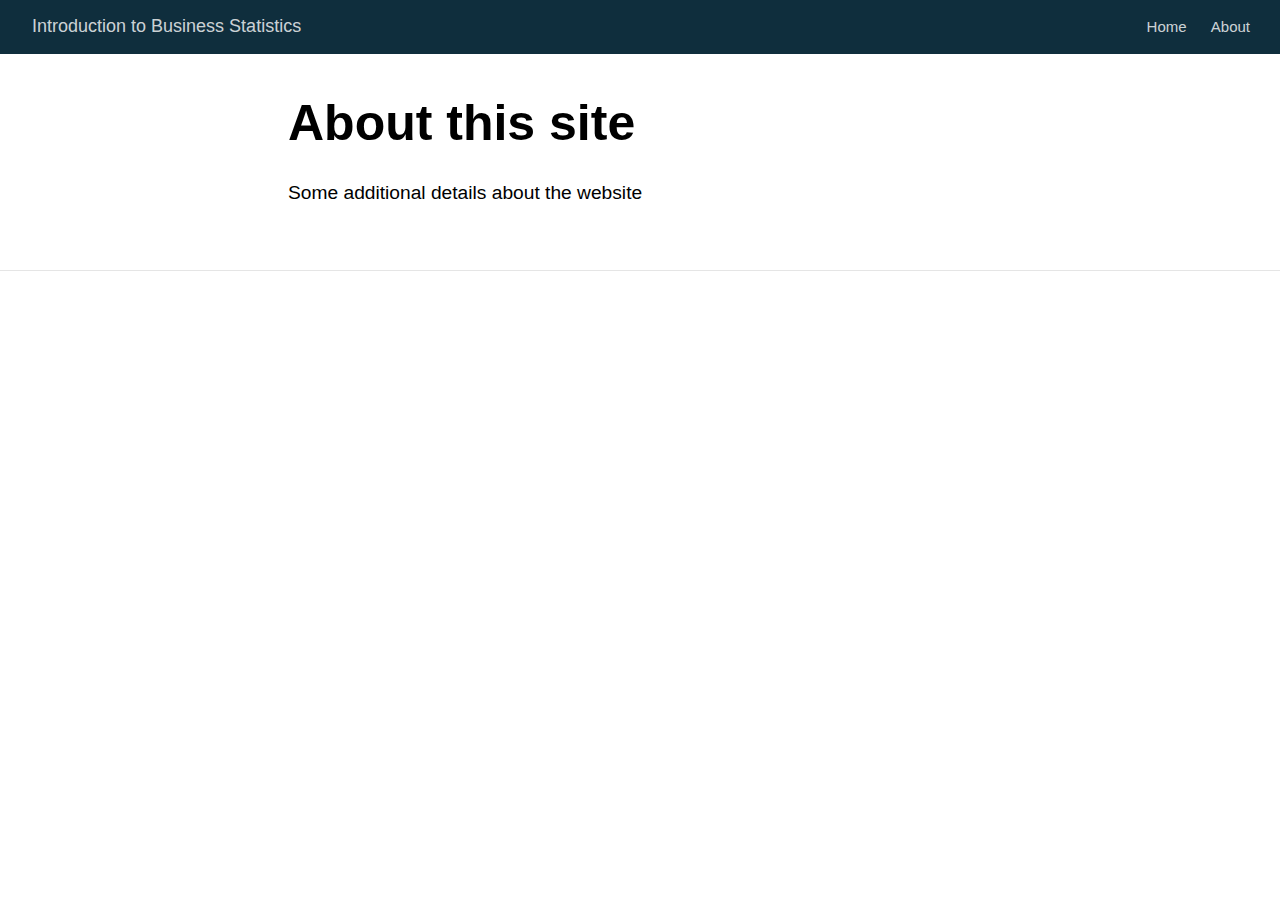
<file: docs/about.html>
<!DOCTYPE html>

<html xmlns="http://www.w3.org/1999/xhtml" lang="" xml:lang="">

<head>
  <meta charset="utf-8"/>
  <meta name="viewport" content="width=device-width, initial-scale=1"/>
  <meta http-equiv="X-UA-Compatible" content="IE=Edge,chrome=1"/>
  <meta name="generator" content="distill" />

  <style type="text/css">
  /* Hide doc at startup (prevent jankiness while JS renders/transforms) */
  body {
    visibility: hidden;
  }
  </style>

 <!--radix_placeholder_import_source-->
 <!--/radix_placeholder_import_source-->

<style type="text/css">code{white-space: pre;}</style>
<style type="text/css" data-origin="pandoc">
pre > code.sourceCode { white-space: pre; position: relative; }
pre > code.sourceCode > span { display: inline-block; line-height: 1.25; }
pre > code.sourceCode > span:empty { height: 1.2em; }
.sourceCode { overflow: visible; }
code.sourceCode > span { color: inherit; text-decoration: inherit; }
div.sourceCode { margin: 1em 0; }
pre.sourceCode { margin: 0; }
@media screen {
div.sourceCode { overflow: auto; }
}
@media print {
pre > code.sourceCode { white-space: pre-wrap; }
pre > code.sourceCode > span { text-indent: -5em; padding-left: 5em; }
}
pre.numberSource code
  { counter-reset: source-line 0; }
pre.numberSource code > span
  { position: relative; left: -4em; counter-increment: source-line; }
pre.numberSource code > span > a:first-child::before
  { content: counter(source-line);
    position: relative; left: -1em; text-align: right; vertical-align: baseline;
    border: none; display: inline-block;
    -webkit-touch-callout: none; -webkit-user-select: none;
    -khtml-user-select: none; -moz-user-select: none;
    -ms-user-select: none; user-select: none;
    padding: 0 4px; width: 4em;
    color: #aaaaaa;
  }
pre.numberSource { margin-left: 3em; border-left: 1px solid #aaaaaa;  padding-left: 4px; }
div.sourceCode
  {   }
@media screen {
pre > code.sourceCode > span > a:first-child::before { text-decoration: underline; }
}
code span.al { color: #ad0000; } /* Alert */
code span.an { color: #5e5e5e; } /* Annotation */
code span.at { } /* Attribute */
code span.bn { color: #ad0000; } /* BaseN */
code span.bu { } /* BuiltIn */
code span.cf { color: #007ba5; } /* ControlFlow */
code span.ch { color: #20794d; } /* Char */
code span.cn { color: #8f5902; } /* Constant */
code span.co { color: #5e5e5e; } /* Comment */
code span.cv { color: #5e5e5e; font-style: italic; } /* CommentVar */
code span.do { color: #5e5e5e; font-style: italic; } /* Documentation */
code span.dt { color: #ad0000; } /* DataType */
code span.dv { color: #ad0000; } /* DecVal */
code span.er { color: #ad0000; } /* Error */
code span.ex { } /* Extension */
code span.fl { color: #ad0000; } /* Float */
code span.fu { color: #4758ab; } /* Function */
code span.im { } /* Import */
code span.in { color: #5e5e5e; } /* Information */
code span.kw { color: #007ba5; } /* Keyword */
code span.op { color: #5e5e5e; } /* Operator */
code span.ot { color: #007ba5; } /* Other */
code span.pp { color: #ad0000; } /* Preprocessor */
code span.sc { color: #5e5e5e; } /* SpecialChar */
code span.ss { color: #20794d; } /* SpecialString */
code span.st { color: #20794d; } /* String */
code span.va { color: #111111; } /* Variable */
code span.vs { color: #20794d; } /* VerbatimString */
code span.wa { color: #5e5e5e; font-style: italic; } /* Warning */
</style>


  <!--radix_placeholder_meta_tags-->
  <title>Introduction to Business Statistics: About this site</title>

  <meta property="description" itemprop="description" content="Some additional details about the website"/>



  <!--  https://developers.facebook.com/docs/sharing/webmasters#markup -->
  <meta property="og:title" content="Introduction to Business Statistics: About this site"/>
  <meta property="og:type" content="article"/>
  <meta property="og:description" content="Some additional details about the website"/>
  <meta property="og:locale" content="en_US"/>
  <meta property="og:site_name" content="Introduction to Business Statistics"/>

  <!--  https://dev.twitter.com/cards/types/summary -->
  <meta property="twitter:card" content="summary"/>
  <meta property="twitter:title" content="Introduction to Business Statistics: About this site"/>
  <meta property="twitter:description" content="Some additional details about the website"/>

  <!--/radix_placeholder_meta_tags-->
  <!--radix_placeholder_rmarkdown_metadata-->

  <script type="text/json" id="radix-rmarkdown-metadata">
  {"type":"list","attributes":{"names":{"type":"character","attributes":{},"value":["title","description"]}},"value":[{"type":"character","attributes":{},"value":["About this site"]},{"type":"character","attributes":{},"value":["Some additional details about the website"]}]}
  </script>
  <!--/radix_placeholder_rmarkdown_metadata-->
  <!--radix_placeholder_navigation_in_header-->
  <meta name="distill:offset" content=""/>

  <script type="application/javascript">

    window.headroom_prevent_pin = false;

    window.document.addEventListener("DOMContentLoaded", function (event) {

      // initialize headroom for banner
      var header = $('header').get(0);
      var headerHeight = header.offsetHeight;
      var headroom = new Headroom(header, {
        tolerance: 5,
        onPin : function() {
          if (window.headroom_prevent_pin) {
            window.headroom_prevent_pin = false;
            headroom.unpin();
          }
        }
      });
      headroom.init();
      if(window.location.hash)
        headroom.unpin();
      $(header).addClass('headroom--transition');

      // offset scroll location for banner on hash change
      // (see: https://github.com/WickyNilliams/headroom.js/issues/38)
      window.addEventListener("hashchange", function(event) {
        window.scrollTo(0, window.pageYOffset - (headerHeight + 25));
      });

      // responsive menu
      $('.distill-site-header').each(function(i, val) {
        var topnav = $(this);
        var toggle = topnav.find('.nav-toggle');
        toggle.on('click', function() {
          topnav.toggleClass('responsive');
        });
      });

      // nav dropdowns
      $('.nav-dropbtn').click(function(e) {
        $(this).next('.nav-dropdown-content').toggleClass('nav-dropdown-active');
        $(this).parent().siblings('.nav-dropdown')
           .children('.nav-dropdown-content').removeClass('nav-dropdown-active');
      });
      $("body").click(function(e){
        $('.nav-dropdown-content').removeClass('nav-dropdown-active');
      });
      $(".nav-dropdown").click(function(e){
        e.stopPropagation();
      });
    });
  </script>

  <style type="text/css">

  /* Theme (user-documented overrideables for nav appearance) */

  .distill-site-nav {
    color: rgba(255, 255, 255, 0.8);
    background-color: #0F2E3D;
    font-size: 15px;
    font-weight: 300;
  }

  .distill-site-nav a {
    color: inherit;
    text-decoration: none;
  }

  .distill-site-nav a:hover {
    color: white;
  }

  @media print {
    .distill-site-nav {
      display: none;
    }
  }

  .distill-site-header {

  }

  .distill-site-footer {

  }


  /* Site Header */

  .distill-site-header {
    width: 100%;
    box-sizing: border-box;
    z-index: 3;
  }

  .distill-site-header .nav-left {
    display: inline-block;
    margin-left: 8px;
  }

  @media screen and (max-width: 768px) {
    .distill-site-header .nav-left {
      margin-left: 0;
    }
  }


  .distill-site-header .nav-right {
    float: right;
    margin-right: 8px;
  }

  .distill-site-header a,
  .distill-site-header .title {
    display: inline-block;
    text-align: center;
    padding: 14px 10px 14px 10px;
  }

  .distill-site-header .title {
    font-size: 18px;
    min-width: 150px;
  }

  .distill-site-header .logo {
    padding: 0;
  }

  .distill-site-header .logo img {
    display: none;
    max-height: 20px;
    width: auto;
    margin-bottom: -4px;
  }

  .distill-site-header .nav-image img {
    max-height: 18px;
    width: auto;
    display: inline-block;
    margin-bottom: -3px;
  }



  @media screen and (min-width: 1000px) {
    .distill-site-header .logo img {
      display: inline-block;
    }
    .distill-site-header .nav-left {
      margin-left: 20px;
    }
    .distill-site-header .nav-right {
      margin-right: 20px;
    }
    .distill-site-header .title {
      padding-left: 12px;
    }
  }


  .distill-site-header .nav-toggle {
    display: none;
  }

  .nav-dropdown {
    display: inline-block;
    position: relative;
  }

  .nav-dropdown .nav-dropbtn {
    border: none;
    outline: none;
    color: rgba(255, 255, 255, 0.8);
    padding: 16px 10px;
    background-color: transparent;
    font-family: inherit;
    font-size: inherit;
    font-weight: inherit;
    margin: 0;
    margin-top: 1px;
    z-index: 2;
  }

  .nav-dropdown-content {
    display: none;
    position: absolute;
    background-color: white;
    min-width: 200px;
    border: 1px solid rgba(0,0,0,0.15);
    border-radius: 4px;
    box-shadow: 0px 8px 16px 0px rgba(0,0,0,0.1);
    z-index: 1;
    margin-top: 2px;
    white-space: nowrap;
    padding-top: 4px;
    padding-bottom: 4px;
  }

  .nav-dropdown-content hr {
    margin-top: 4px;
    margin-bottom: 4px;
    border: none;
    border-bottom: 1px solid rgba(0, 0, 0, 0.1);
  }

  .nav-dropdown-active {
    display: block;
  }

  .nav-dropdown-content a, .nav-dropdown-content .nav-dropdown-header {
    color: black;
    padding: 6px 24px;
    text-decoration: none;
    display: block;
    text-align: left;
  }

  .nav-dropdown-content .nav-dropdown-header {
    display: block;
    padding: 5px 24px;
    padding-bottom: 0;
    text-transform: uppercase;
    font-size: 14px;
    color: #999999;
    white-space: nowrap;
  }

  .nav-dropdown:hover .nav-dropbtn {
    color: white;
  }

  .nav-dropdown-content a:hover {
    background-color: #ddd;
    color: black;
  }

  .nav-right .nav-dropdown-content {
    margin-left: -45%;
    right: 0;
  }

  @media screen and (max-width: 768px) {
    .distill-site-header a, .distill-site-header .nav-dropdown  {display: none;}
    .distill-site-header a.nav-toggle {
      float: right;
      display: block;
    }
    .distill-site-header .title {
      margin-left: 0;
    }
    .distill-site-header .nav-right {
      margin-right: 0;
    }
    .distill-site-header {
      overflow: hidden;
    }
    .nav-right .nav-dropdown-content {
      margin-left: 0;
    }
  }


  @media screen and (max-width: 768px) {
    .distill-site-header.responsive {position: relative; min-height: 500px; }
    .distill-site-header.responsive a.nav-toggle {
      position: absolute;
      right: 0;
      top: 0;
    }
    .distill-site-header.responsive a,
    .distill-site-header.responsive .nav-dropdown {
      display: block;
      text-align: left;
    }
    .distill-site-header.responsive .nav-left,
    .distill-site-header.responsive .nav-right {
      width: 100%;
    }
    .distill-site-header.responsive .nav-dropdown {float: none;}
    .distill-site-header.responsive .nav-dropdown-content {position: relative;}
    .distill-site-header.responsive .nav-dropdown .nav-dropbtn {
      display: block;
      width: 100%;
      text-align: left;
    }
  }

  /* Site Footer */

  .distill-site-footer {
    width: 100%;
    overflow: hidden;
    box-sizing: border-box;
    z-index: 3;
    margin-top: 30px;
    padding-top: 30px;
    padding-bottom: 30px;
    text-align: center;
  }

  /* Headroom */

  d-title {
    padding-top: 6rem;
  }

  @media print {
    d-title {
      padding-top: 4rem;
    }
  }

  .headroom {
    z-index: 1000;
    position: fixed;
    top: 0;
    left: 0;
    right: 0;
  }

  .headroom--transition {
    transition: all .4s ease-in-out;
  }

  .headroom--unpinned {
    top: -100px;
  }

  .headroom--pinned {
    top: 0;
  }

  /* adjust viewport for navbar height */
  /* helps vertically center bootstrap (non-distill) content */
  .min-vh-100 {
    min-height: calc(100vh - 100px) !important;
  }

  </style>

  <script src="site_libs/jquery-3.6.0/jquery-3.6.0.min.js"></script>
  <link href="site_libs/font-awesome-5.1.0/css/all.css" rel="stylesheet"/>
  <link href="site_libs/font-awesome-5.1.0/css/v4-shims.css" rel="stylesheet"/>
  <script src="site_libs/headroom-0.9.4/headroom.min.js"></script>
  <script src="site_libs/autocomplete-0.37.1/autocomplete.min.js"></script>
  <script src="site_libs/fuse-6.4.1/fuse.min.js"></script>

  <script type="application/javascript">

  function getMeta(metaName) {
    var metas = document.getElementsByTagName('meta');
    for (let i = 0; i < metas.length; i++) {
      if (metas[i].getAttribute('name') === metaName) {
        return metas[i].getAttribute('content');
      }
    }
    return '';
  }

  function offsetURL(url) {
    var offset = getMeta('distill:offset');
    return offset ? offset + '/' + url : url;
  }

  function createFuseIndex() {

    // create fuse index
    var options = {
      keys: [
        { name: 'title', weight: 20 },
        { name: 'categories', weight: 15 },
        { name: 'description', weight: 10 },
        { name: 'contents', weight: 5 },
      ],
      ignoreLocation: true,
      threshold: 0
    };
    var fuse = new window.Fuse([], options);

    // fetch the main search.json
    return fetch(offsetURL('search.json'))
      .then(function(response) {
        if (response.status == 200) {
          return response.json().then(function(json) {
            // index main articles
            json.articles.forEach(function(article) {
              fuse.add(article);
            });
            // download collections and index their articles
            return Promise.all(json.collections.map(function(collection) {
              return fetch(offsetURL(collection)).then(function(response) {
                if (response.status === 200) {
                  return response.json().then(function(articles) {
                    articles.forEach(function(article) {
                      fuse.add(article);
                    });
                  })
                } else {
                  return Promise.reject(
                    new Error('Unexpected status from search index request: ' +
                              response.status)
                  );
                }
              });
            })).then(function() {
              return fuse;
            });
          });

        } else {
          return Promise.reject(
            new Error('Unexpected status from search index request: ' +
                        response.status)
          );
        }
      });
  }

  window.document.addEventListener("DOMContentLoaded", function (event) {

    // get search element (bail if we don't have one)
    var searchEl = window.document.getElementById('distill-search');
    if (!searchEl)
      return;

    createFuseIndex()
      .then(function(fuse) {

        // make search box visible
        searchEl.classList.remove('hidden');

        // initialize autocomplete
        var options = {
          autoselect: true,
          hint: false,
          minLength: 2,
        };
        window.autocomplete(searchEl, options, [{
          source: function(query, callback) {
            const searchOptions = {
              isCaseSensitive: false,
              shouldSort: true,
              minMatchCharLength: 2,
              limit: 10,
            };
            var results = fuse.search(query, searchOptions);
            callback(results
              .map(function(result) { return result.item; })
            );
          },
          templates: {
            suggestion: function(suggestion) {
              var img = suggestion.preview && Object.keys(suggestion.preview).length > 0
                ? `<img src="${offsetURL(suggestion.preview)}"</img>`
                : '';
              var html = `
                <div class="search-item">
                  <h3>${suggestion.title}</h3>
                  <div class="search-item-description">
                    ${suggestion.description || ''}
                  </div>
                  <div class="search-item-preview">
                    ${img}
                  </div>
                </div>
              `;
              return html;
            }
          }
        }]).on('autocomplete:selected', function(event, suggestion) {
          window.location.href = offsetURL(suggestion.path);
        });
        // remove inline display style on autocompleter (we want to
        // manage responsive display via css)
        $('.algolia-autocomplete').css("display", "");
      })
      .catch(function(error) {
        console.log(error);
      });

  });

  </script>

  <style type="text/css">

  .nav-search {
    font-size: x-small;
  }

  /* Algolioa Autocomplete */

  .algolia-autocomplete {
    display: inline-block;
    margin-left: 10px;
    vertical-align: sub;
    background-color: white;
    color: black;
    padding: 6px;
    padding-top: 8px;
    padding-bottom: 0;
    border-radius: 6px;
    border: 1px #0F2E3D solid;
    width: 180px;
  }


  @media screen and (max-width: 768px) {
    .distill-site-nav .algolia-autocomplete {
      display: none;
      visibility: hidden;
    }
    .distill-site-nav.responsive .algolia-autocomplete {
      display: inline-block;
      visibility: visible;
    }
    .distill-site-nav.responsive .algolia-autocomplete .aa-dropdown-menu {
      margin-left: 0;
      width: 400px;
      max-height: 400px;
    }
  }

  .algolia-autocomplete .aa-input, .algolia-autocomplete .aa-hint {
    width: 90%;
    outline: none;
    border: none;
  }

  .algolia-autocomplete .aa-hint {
    color: #999;
  }
  .algolia-autocomplete .aa-dropdown-menu {
    width: 550px;
    max-height: 70vh;
    overflow-x: visible;
    overflow-y: scroll;
    padding: 5px;
    margin-top: 3px;
    margin-left: -150px;
    background-color: #fff;
    border-radius: 5px;
    border: 1px solid #999;
    border-top: none;
  }

  .algolia-autocomplete .aa-dropdown-menu .aa-suggestion {
    cursor: pointer;
    padding: 5px 4px;
    border-bottom: 1px solid #eee;
  }

  .algolia-autocomplete .aa-dropdown-menu .aa-suggestion:last-of-type {
    border-bottom: none;
    margin-bottom: 2px;
  }

  .algolia-autocomplete .aa-dropdown-menu .aa-suggestion .search-item {
    overflow: hidden;
    font-size: 0.8em;
    line-height: 1.4em;
  }

  .algolia-autocomplete .aa-dropdown-menu .aa-suggestion .search-item h3 {
    font-size: 1rem;
    margin-block-start: 0;
    margin-block-end: 5px;
  }

  .algolia-autocomplete .aa-dropdown-menu .aa-suggestion .search-item-description {
    display: inline-block;
    overflow: hidden;
    height: 2.8em;
    width: 80%;
    margin-right: 4%;
  }

  .algolia-autocomplete .aa-dropdown-menu .aa-suggestion .search-item-preview {
    display: inline-block;
    width: 15%;
  }

  .algolia-autocomplete .aa-dropdown-menu .aa-suggestion .search-item-preview img {
    height: 3em;
    width: auto;
    display: none;
  }

  .algolia-autocomplete .aa-dropdown-menu .aa-suggestion .search-item-preview img[src] {
    display: initial;
  }

  .algolia-autocomplete .aa-dropdown-menu .aa-suggestion.aa-cursor {
    background-color: #eee;
  }
  .algolia-autocomplete .aa-dropdown-menu .aa-suggestion em {
    font-weight: bold;
    font-style: normal;
  }

  </style>


  <!--/radix_placeholder_navigation_in_header-->
  <!--radix_placeholder_distill-->

  <style type="text/css">

  body {
    background-color: white;
  }

  .pandoc-table {
    width: 100%;
  }

  .pandoc-table>caption {
    margin-bottom: 10px;
  }

  .pandoc-table th:not([align]) {
    text-align: left;
  }

  .pagedtable-footer {
    font-size: 15px;
  }

  d-byline .byline {
    grid-template-columns: 2fr 2fr;
  }

  d-byline .byline h3 {
    margin-block-start: 1.5em;
  }

  d-byline .byline .authors-affiliations h3 {
    margin-block-start: 0.5em;
  }

  .authors-affiliations .orcid-id {
    width: 16px;
    height:16px;
    margin-left: 4px;
    margin-right: 4px;
    vertical-align: middle;
    padding-bottom: 2px;
  }

  d-title .dt-tags {
    margin-top: 1em;
    grid-column: text;
  }

  .dt-tags .dt-tag {
    text-decoration: none;
    display: inline-block;
    color: rgba(0,0,0,0.6);
    padding: 0em 0.4em;
    margin-right: 0.5em;
    margin-bottom: 0.4em;
    font-size: 70%;
    border: 1px solid rgba(0,0,0,0.2);
    border-radius: 3px;
    text-transform: uppercase;
    font-weight: 500;
  }

  d-article table.gt_table td,
  d-article table.gt_table th {
    border-bottom: none;
  }

  .html-widget {
    margin-bottom: 2.0em;
  }

  .l-screen-inset {
    padding-right: 16px;
  }

  .l-screen .caption {
    margin-left: 10px;
  }

  .shaded {
    background: rgb(247, 247, 247);
    padding-top: 20px;
    padding-bottom: 20px;
    border-top: 1px solid rgba(0, 0, 0, 0.1);
    border-bottom: 1px solid rgba(0, 0, 0, 0.1);
  }

  .shaded .html-widget {
    margin-bottom: 0;
    border: 1px solid rgba(0, 0, 0, 0.1);
  }

  .shaded .shaded-content {
    background: white;
  }

  .text-output {
    margin-top: 0;
    line-height: 1.5em;
  }

  .hidden {
    display: none !important;
  }

  d-article {
    padding-top: 2.5rem;
    padding-bottom: 30px;
  }

  d-appendix {
    padding-top: 30px;
  }

  d-article>p>img {
    width: 100%;
  }

  d-article h2 {
    margin: 1rem 0 1.5rem 0;
  }

  d-article h3 {
    margin-top: 1.5rem;
  }

  d-article iframe {
    border: 1px solid rgba(0, 0, 0, 0.1);
    margin-bottom: 2.0em;
    width: 100%;
  }

  /* Tweak code blocks */

  d-article div.sourceCode code,
  d-article pre code {
    font-family: Consolas, Monaco, 'Andale Mono', 'Ubuntu Mono', monospace;
  }

  d-article pre,
  d-article div.sourceCode,
  d-article div.sourceCode pre {
    overflow: auto;
  }

  d-article div.sourceCode {
    background-color: white;
  }

  d-article div.sourceCode pre {
    padding-left: 10px;
    font-size: 12px;
    border-left: 2px solid rgba(0,0,0,0.1);
  }

  d-article pre {
    font-size: 12px;
    color: black;
    background: none;
    margin-top: 0;
    text-align: left;
    white-space: pre;
    word-spacing: normal;
    word-break: normal;
    word-wrap: normal;
    line-height: 1.5;

    -moz-tab-size: 4;
    -o-tab-size: 4;
    tab-size: 4;

    -webkit-hyphens: none;
    -moz-hyphens: none;
    -ms-hyphens: none;
    hyphens: none;
  }

  d-article pre a {
    border-bottom: none;
  }

  d-article pre a:hover {
    border-bottom: none;
    text-decoration: underline;
  }

  d-article details {
    grid-column: text;
    margin-bottom: 0.8em;
  }

  @media(min-width: 768px) {

  d-article pre,
  d-article div.sourceCode,
  d-article div.sourceCode pre {
    overflow: visible !important;
  }

  d-article div.sourceCode pre {
    padding-left: 18px;
    font-size: 14px;
  }

  d-article pre {
    font-size: 14px;
  }

  }

  figure img.external {
    background: white;
    border: 1px solid rgba(0, 0, 0, 0.1);
    box-shadow: 0 1px 8px rgba(0, 0, 0, 0.1);
    padding: 18px;
    box-sizing: border-box;
  }

  /* CSS for d-contents */

  .d-contents {
    grid-column: text;
    color: rgba(0,0,0,0.8);
    font-size: 0.9em;
    padding-bottom: 1em;
    margin-bottom: 1em;
    padding-bottom: 0.5em;
    margin-bottom: 1em;
    padding-left: 0.25em;
    justify-self: start;
  }

  @media(min-width: 1000px) {
    .d-contents.d-contents-float {
      height: 0;
      grid-column-start: 1;
      grid-column-end: 4;
      justify-self: center;
      padding-right: 3em;
      padding-left: 2em;
    }
  }

  .d-contents nav h3 {
    font-size: 18px;
    margin-top: 0;
    margin-bottom: 1em;
  }

  .d-contents li {
    list-style-type: none
  }

  .d-contents nav > ul {
    padding-left: 0;
  }

  .d-contents ul {
    padding-left: 1em
  }

  .d-contents nav ul li {
    margin-top: 0.6em;
    margin-bottom: 0.2em;
  }

  .d-contents nav a {
    font-size: 13px;
    border-bottom: none;
    text-decoration: none
    color: rgba(0, 0, 0, 0.8);
  }

  .d-contents nav a:hover {
    text-decoration: underline solid rgba(0, 0, 0, 0.6)
  }

  .d-contents nav > ul > li > a {
    font-weight: 600;
  }

  .d-contents nav > ul > li > ul {
    font-weight: inherit;
  }

  .d-contents nav > ul > li > ul > li {
    margin-top: 0.2em;
  }


  .d-contents nav ul {
    margin-top: 0;
    margin-bottom: 0.25em;
  }

  .d-article-with-toc h2:nth-child(2) {
    margin-top: 0;
  }


  /* Figure */

  .figure {
    position: relative;
    margin-bottom: 2.5em;
    margin-top: 1.5em;
  }

  .figure img {
    width: 100%;
  }

  .figure .caption {
    color: rgba(0, 0, 0, 0.6);
    font-size: 12px;
    line-height: 1.5em;
  }

  .figure img.external {
    background: white;
    border: 1px solid rgba(0, 0, 0, 0.1);
    box-shadow: 0 1px 8px rgba(0, 0, 0, 0.1);
    padding: 18px;
    box-sizing: border-box;
  }

  .figure .caption a {
    color: rgba(0, 0, 0, 0.6);
  }

  .figure .caption b,
  .figure .caption strong, {
    font-weight: 600;
    color: rgba(0, 0, 0, 1.0);
  }

  /* Citations */

  d-article .citation {
    color: inherit;
    cursor: inherit;
  }

  div.hanging-indent{
    margin-left: 1em; text-indent: -1em;
  }

  /* Citation hover box */

  .tippy-box[data-theme~=light-border] {
    background-color: rgba(250, 250, 250, 0.95);
  }

  .tippy-content > p {
    margin-bottom: 0;
    padding: 2px;
  }


  /* Tweak 1000px media break to show more text */

  @media(min-width: 1000px) {
    .base-grid,
    distill-header,
    d-title,
    d-abstract,
    d-article,
    d-appendix,
    distill-appendix,
    d-byline,
    d-footnote-list,
    d-citation-list,
    distill-footer {
      grid-template-columns: [screen-start] 1fr [page-start kicker-start] 80px [middle-start] 50px [text-start kicker-end] 65px 65px 65px 65px 65px 65px 65px 65px [text-end gutter-start] 65px [middle-end] 65px [page-end gutter-end] 1fr [screen-end];
      grid-column-gap: 16px;
    }

    .grid {
      grid-column-gap: 16px;
    }

    d-article {
      font-size: 1.06rem;
      line-height: 1.7em;
    }
    figure .caption, .figure .caption, figure figcaption {
      font-size: 13px;
    }
  }

  @media(min-width: 1180px) {
    .base-grid,
    distill-header,
    d-title,
    d-abstract,
    d-article,
    d-appendix,
    distill-appendix,
    d-byline,
    d-footnote-list,
    d-citation-list,
    distill-footer {
      grid-template-columns: [screen-start] 1fr [page-start kicker-start] 60px [middle-start] 60px [text-start kicker-end] 60px 60px 60px 60px 60px 60px 60px 60px [text-end gutter-start] 60px [middle-end] 60px [page-end gutter-end] 1fr [screen-end];
      grid-column-gap: 32px;
    }

    .grid {
      grid-column-gap: 32px;
    }
  }


  /* Get the citation styles for the appendix (not auto-injected on render since
     we do our own rendering of the citation appendix) */

  d-appendix .citation-appendix,
  .d-appendix .citation-appendix {
    font-size: 11px;
    line-height: 15px;
    border-left: 1px solid rgba(0, 0, 0, 0.1);
    padding-left: 18px;
    border: 1px solid rgba(0,0,0,0.1);
    background: rgba(0, 0, 0, 0.02);
    padding: 10px 18px;
    border-radius: 3px;
    color: rgba(150, 150, 150, 1);
    overflow: hidden;
    margin-top: -12px;
    white-space: pre-wrap;
    word-wrap: break-word;
  }

  /* Include appendix styles here so they can be overridden */

  d-appendix {
    contain: layout style;
    font-size: 0.8em;
    line-height: 1.7em;
    margin-top: 60px;
    margin-bottom: 0;
    border-top: 1px solid rgba(0, 0, 0, 0.1);
    color: rgba(0,0,0,0.5);
    padding-top: 60px;
    padding-bottom: 48px;
  }

  d-appendix h3 {
    grid-column: page-start / text-start;
    font-size: 15px;
    font-weight: 500;
    margin-top: 1em;
    margin-bottom: 0;
    color: rgba(0,0,0,0.65);
  }

  d-appendix h3 + * {
    margin-top: 1em;
  }

  d-appendix ol {
    padding: 0 0 0 15px;
  }

  @media (min-width: 768px) {
    d-appendix ol {
      padding: 0 0 0 30px;
      margin-left: -30px;
    }
  }

  d-appendix li {
    margin-bottom: 1em;
  }

  d-appendix a {
    color: rgba(0, 0, 0, 0.6);
  }

  d-appendix > * {
    grid-column: text;
  }

  d-appendix > d-footnote-list,
  d-appendix > d-citation-list,
  d-appendix > distill-appendix {
    grid-column: screen;
  }

  /* Include footnote styles here so they can be overridden */

  d-footnote-list {
    contain: layout style;
  }

  d-footnote-list > * {
    grid-column: text;
  }

  d-footnote-list a.footnote-backlink {
    color: rgba(0,0,0,0.3);
    padding-left: 0.5em;
  }



  /* Anchor.js */

  .anchorjs-link {
    /*transition: all .25s linear; */
    text-decoration: none;
    border-bottom: none;
  }
  *:hover > .anchorjs-link {
    margin-left: -1.125em !important;
    text-decoration: none;
    border-bottom: none;
  }

  /* Social footer */

  .social_footer {
    margin-top: 30px;
    margin-bottom: 0;
    color: rgba(0,0,0,0.67);
  }

  .disqus-comments {
    margin-right: 30px;
  }

  .disqus-comment-count {
    border-bottom: 1px solid rgba(0, 0, 0, 0.4);
    cursor: pointer;
  }

  #disqus_thread {
    margin-top: 30px;
  }

  .article-sharing a {
    border-bottom: none;
    margin-right: 8px;
  }

  .article-sharing a:hover {
    border-bottom: none;
  }

  .sidebar-section.subscribe {
    font-size: 12px;
    line-height: 1.6em;
  }

  .subscribe p {
    margin-bottom: 0.5em;
  }


  .article-footer .subscribe {
    font-size: 15px;
    margin-top: 45px;
  }


  .sidebar-section.custom {
    font-size: 12px;
    line-height: 1.6em;
  }

  .custom p {
    margin-bottom: 0.5em;
  }

  /* Styles for listing layout (hide title) */
  .layout-listing d-title, .layout-listing .d-title {
    display: none;
  }

  /* Styles for posts lists (not auto-injected) */


  .posts-with-sidebar {
    padding-left: 45px;
    padding-right: 45px;
  }

  .posts-list .description h2,
  .posts-list .description p {
    font-family: -apple-system, BlinkMacSystemFont, "Segoe UI", Roboto, Oxygen, Ubuntu, Cantarell, "Fira Sans", "Droid Sans", "Helvetica Neue", Arial, sans-serif;
  }

  .posts-list .description h2 {
    font-weight: 700;
    border-bottom: none;
    padding-bottom: 0;
  }

  .posts-list h2.post-tag {
    border-bottom: 1px solid rgba(0, 0, 0, 0.2);
    padding-bottom: 12px;
  }
  .posts-list {
    margin-top: 60px;
    margin-bottom: 24px;
  }

  .posts-list .post-preview {
    text-decoration: none;
    overflow: hidden;
    display: block;
    border-bottom: 1px solid rgba(0, 0, 0, 0.1);
    padding: 24px 0;
  }

  .post-preview-last {
    border-bottom: none !important;
  }

  .posts-list .posts-list-caption {
    grid-column: screen;
    font-weight: 400;
  }

  .posts-list .post-preview h2 {
    margin: 0 0 6px 0;
    line-height: 1.2em;
    font-style: normal;
    font-size: 24px;
  }

  .posts-list .post-preview p {
    margin: 0 0 12px 0;
    line-height: 1.4em;
    font-size: 16px;
  }

  .posts-list .post-preview .thumbnail {
    box-sizing: border-box;
    margin-bottom: 24px;
    position: relative;
    max-width: 500px;
  }
  .posts-list .post-preview img {
    width: 100%;
    display: block;
  }

  .posts-list .metadata {
    font-size: 12px;
    line-height: 1.4em;
    margin-bottom: 18px;
  }

  .posts-list .metadata > * {
    display: inline-block;
  }

  .posts-list .metadata .publishedDate {
    margin-right: 2em;
  }

  .posts-list .metadata .dt-authors {
    display: block;
    margin-top: 0.3em;
    margin-right: 2em;
  }

  .posts-list .dt-tags {
    display: block;
    line-height: 1em;
  }

  .posts-list .dt-tags .dt-tag {
    display: inline-block;
    color: rgba(0,0,0,0.6);
    padding: 0.3em 0.4em;
    margin-right: 0.2em;
    margin-bottom: 0.4em;
    font-size: 60%;
    border: 1px solid rgba(0,0,0,0.2);
    border-radius: 3px;
    text-transform: uppercase;
    font-weight: 500;
  }

  .posts-list img {
    opacity: 1;
  }

  .posts-list img[data-src] {
    opacity: 0;
  }

  .posts-more {
    clear: both;
  }


  .posts-sidebar {
    font-size: 16px;
  }

  .posts-sidebar h3 {
    font-size: 16px;
    margin-top: 0;
    margin-bottom: 0.5em;
    font-weight: 400;
    text-transform: uppercase;
  }

  .sidebar-section {
    margin-bottom: 30px;
  }

  .categories ul {
    list-style-type: none;
    margin: 0;
    padding: 0;
  }

  .categories li {
    color: rgba(0, 0, 0, 0.8);
    margin-bottom: 0;
  }

  .categories li>a {
    border-bottom: none;
  }

  .categories li>a:hover {
    border-bottom: 1px solid rgba(0, 0, 0, 0.4);
  }

  .categories .active {
    font-weight: 600;
  }

  .categories .category-count {
    color: rgba(0, 0, 0, 0.4);
  }


  @media(min-width: 768px) {
    .posts-list .post-preview h2 {
      font-size: 26px;
    }
    .posts-list .post-preview .thumbnail {
      float: right;
      width: 30%;
      margin-bottom: 0;
    }
    .posts-list .post-preview .description {
      float: left;
      width: 45%;
    }
    .posts-list .post-preview .metadata {
      float: left;
      width: 20%;
      margin-top: 8px;
    }
    .posts-list .post-preview p {
      margin: 0 0 12px 0;
      line-height: 1.5em;
      font-size: 16px;
    }
    .posts-with-sidebar .posts-list {
      float: left;
      width: 75%;
    }
    .posts-with-sidebar .posts-sidebar {
      float: right;
      width: 20%;
      margin-top: 60px;
      padding-top: 24px;
      padding-bottom: 24px;
    }
  }


  /* Improve display for browsers without grid (IE/Edge <= 15) */

  .downlevel {
    line-height: 1.6em;
    font-family: -apple-system, BlinkMacSystemFont, "Segoe UI", Roboto, Oxygen, Ubuntu, Cantarell, "Fira Sans", "Droid Sans", "Helvetica Neue", Arial, sans-serif;
    margin: 0;
  }

  .downlevel .d-title {
    padding-top: 6rem;
    padding-bottom: 1.5rem;
  }

  .downlevel .d-title h1 {
    font-size: 50px;
    font-weight: 700;
    line-height: 1.1em;
    margin: 0 0 0.5rem;
  }

  .downlevel .d-title p {
    font-weight: 300;
    font-size: 1.2rem;
    line-height: 1.55em;
    margin-top: 0;
  }

  .downlevel .d-byline {
    padding-top: 0.8em;
    padding-bottom: 0.8em;
    font-size: 0.8rem;
    line-height: 1.8em;
  }

  .downlevel .section-separator {
    border: none;
    border-top: 1px solid rgba(0, 0, 0, 0.1);
  }

  .downlevel .d-article {
    font-size: 1.06rem;
    line-height: 1.7em;
    padding-top: 1rem;
    padding-bottom: 2rem;
  }


  .downlevel .d-appendix {
    padding-left: 0;
    padding-right: 0;
    max-width: none;
    font-size: 0.8em;
    line-height: 1.7em;
    margin-bottom: 0;
    color: rgba(0,0,0,0.5);
    padding-top: 40px;
    padding-bottom: 48px;
  }

  .downlevel .footnotes ol {
    padding-left: 13px;
  }

  .downlevel .base-grid,
  .downlevel .distill-header,
  .downlevel .d-title,
  .downlevel .d-abstract,
  .downlevel .d-article,
  .downlevel .d-appendix,
  .downlevel .distill-appendix,
  .downlevel .d-byline,
  .downlevel .d-footnote-list,
  .downlevel .d-citation-list,
  .downlevel .distill-footer,
  .downlevel .appendix-bottom,
  .downlevel .posts-container {
    padding-left: 40px;
    padding-right: 40px;
  }

  @media(min-width: 768px) {
    .downlevel .base-grid,
    .downlevel .distill-header,
    .downlevel .d-title,
    .downlevel .d-abstract,
    .downlevel .d-article,
    .downlevel .d-appendix,
    .downlevel .distill-appendix,
    .downlevel .d-byline,
    .downlevel .d-footnote-list,
    .downlevel .d-citation-list,
    .downlevel .distill-footer,
    .downlevel .appendix-bottom,
    .downlevel .posts-container {
    padding-left: 150px;
    padding-right: 150px;
    max-width: 900px;
  }
  }

  .downlevel pre code {
    display: block;
    border-left: 2px solid rgba(0, 0, 0, .1);
    padding: 0 0 0 20px;
    font-size: 14px;
  }

  .downlevel code, .downlevel pre {
    color: black;
    background: none;
    font-family: Consolas, Monaco, 'Andale Mono', 'Ubuntu Mono', monospace;
    text-align: left;
    white-space: pre;
    word-spacing: normal;
    word-break: normal;
    word-wrap: normal;
    line-height: 1.5;

    -moz-tab-size: 4;
    -o-tab-size: 4;
    tab-size: 4;

    -webkit-hyphens: none;
    -moz-hyphens: none;
    -ms-hyphens: none;
    hyphens: none;
  }

  .downlevel .posts-list .post-preview {
    color: inherit;
  }



  </style>

  <script type="application/javascript">

  function is_downlevel_browser() {
    if (bowser.isUnsupportedBrowser({ msie: "12", msedge: "16"},
                                   window.navigator.userAgent)) {
      return true;
    } else {
      return window.load_distill_framework === undefined;
    }
  }

  // show body when load is complete
  function on_load_complete() {

    // add anchors
    if (window.anchors) {
      window.anchors.options.placement = 'left';
      window.anchors.add('d-article > h2, d-article > h3, d-article > h4, d-article > h5');
    }


    // set body to visible
    document.body.style.visibility = 'visible';

    // force redraw for leaflet widgets
    if (window.HTMLWidgets) {
      var maps = window.HTMLWidgets.findAll(".leaflet");
      $.each(maps, function(i, el) {
        var map = this.getMap();
        map.invalidateSize();
        map.eachLayer(function(layer) {
          if (layer instanceof L.TileLayer)
            layer.redraw();
        });
      });
    }

    // trigger 'shown' so htmlwidgets resize
    $('d-article').trigger('shown');
  }

  function init_distill() {

    init_common();

    // create front matter
    var front_matter = $('<d-front-matter></d-front-matter>');
    $('#distill-front-matter').wrap(front_matter);

    // create d-title
    $('.d-title').changeElementType('d-title');

    // create d-byline
    var byline = $('<d-byline></d-byline>');
    $('.d-byline').replaceWith(byline);

    // create d-article
    var article = $('<d-article></d-article>');
    $('.d-article').wrap(article).children().unwrap();

    // move posts container into article
    $('.posts-container').appendTo($('d-article'));

    // create d-appendix
    $('.d-appendix').changeElementType('d-appendix');

    // flag indicating that we have appendix items
    var appendix = $('.appendix-bottom').children('h3').length > 0;

    // replace footnotes with <d-footnote>
    $('.footnote-ref').each(function(i, val) {
      appendix = true;
      var href = $(this).attr('href');
      var id = href.replace('#', '');
      var fn = $('#' + id);
      var fn_p = $('#' + id + '>p');
      fn_p.find('.footnote-back').remove();
      var text = fn_p.html();
      var dtfn = $('<d-footnote></d-footnote>');
      dtfn.html(text);
      $(this).replaceWith(dtfn);
    });
    // remove footnotes
    $('.footnotes').remove();

    // move refs into #references-listing
    $('#references-listing').replaceWith($('#refs'));

    $('h1.appendix, h2.appendix').each(function(i, val) {
      $(this).changeElementType('h3');
    });
    $('h3.appendix').each(function(i, val) {
      var id = $(this).attr('id');
      $('.d-contents a[href="#' + id + '"]').parent().remove();
      appendix = true;
      $(this).nextUntil($('h1, h2, h3')).addBack().appendTo($('d-appendix'));
    });

    // show d-appendix if we have appendix content
    $("d-appendix").css('display', appendix ? 'grid' : 'none');

    // localize layout chunks to just output
    $('.layout-chunk').each(function(i, val) {

      // capture layout
      var layout = $(this).attr('data-layout');

      // apply layout to markdown level block elements
      var elements = $(this).children().not('details, div.sourceCode, pre, script');
      elements.each(function(i, el) {
        var layout_div = $('<div class="' + layout + '"></div>');
        if (layout_div.hasClass('shaded')) {
          var shaded_content = $('<div class="shaded-content"></div>');
          $(this).wrap(shaded_content);
          $(this).parent().wrap(layout_div);
        } else {
          $(this).wrap(layout_div);
        }
      });


      // unwrap the layout-chunk div
      $(this).children().unwrap();
    });

    // remove code block used to force  highlighting css
    $('.distill-force-highlighting-css').parent().remove();

    // remove empty line numbers inserted by pandoc when using a
    // custom syntax highlighting theme
    $('code.sourceCode a:empty').remove();

    // load distill framework
    load_distill_framework();

    // wait for window.distillRunlevel == 4 to do post processing
    function distill_post_process() {

      if (!window.distillRunlevel || window.distillRunlevel < 4)
        return;

      // hide author/affiliations entirely if we have no authors
      var front_matter = JSON.parse($("#distill-front-matter").html());
      var have_authors = front_matter.authors && front_matter.authors.length > 0;
      if (!have_authors)
        $('d-byline').addClass('hidden');

      // article with toc class
      $('.d-contents').parent().addClass('d-article-with-toc');

      // strip links that point to #
      $('.authors-affiliations').find('a[href="#"]').removeAttr('href');

      // add orcid ids
      $('.authors-affiliations').find('.author').each(function(i, el) {
        var orcid_id = front_matter.authors[i].orcidID;
        if (orcid_id) {
          var a = $('<a></a>');
          a.attr('href', 'https://orcid.org/' + orcid_id);
          var img = $('<img></img>');
          img.addClass('orcid-id');
          img.attr('alt', 'ORCID ID');
          img.attr('src','[data-uri]');
          a.append(img);
          $(this).append(a);
        }
      });

      // hide elements of author/affiliations grid that have no value
      function hide_byline_column(caption) {
        $('d-byline').find('h3:contains("' + caption + '")').parent().css('visibility', 'hidden');
      }

      // affiliations
      var have_affiliations = false;
      for (var i = 0; i<front_matter.authors.length; ++i) {
        var author = front_matter.authors[i];
        if (author.affiliation !== "&nbsp;") {
          have_affiliations = true;
          break;
        }
      }
      if (!have_affiliations)
        $('d-byline').find('h3:contains("Affiliations")').css('visibility', 'hidden');

      // published date
      if (!front_matter.publishedDate)
        hide_byline_column("Published");

      // document object identifier
      var doi = $('d-byline').find('h3:contains("DOI")');
      var doi_p = doi.next().empty();
      if (!front_matter.doi) {
        // if we have a citation and valid citationText then link to that
        if ($('#citation').length > 0 && front_matter.citationText) {
          doi.html('Citation');
          $('<a href="#citation"></a>')
            .text(front_matter.citationText)
            .appendTo(doi_p);
        } else {
          hide_byline_column("DOI");
        }
      } else {
        $('<a></a>')
           .attr('href', "https://doi.org/" + front_matter.doi)
           .html(front_matter.doi)
           .appendTo(doi_p);
      }

       // change plural form of authors/affiliations
      if (front_matter.authors.length === 1) {
        var grid = $('.authors-affiliations');
        grid.children('h3:contains("Authors")').text('Author');
        grid.children('h3:contains("Affiliations")').text('Affiliation');
      }

      // remove d-appendix and d-footnote-list local styles
      $('d-appendix > style:first-child').remove();
      $('d-footnote-list > style:first-child').remove();

      // move appendix-bottom entries to the bottom
      $('.appendix-bottom').appendTo('d-appendix').children().unwrap();
      $('.appendix-bottom').remove();

      // hoverable references
      $('span.citation[data-cites]').each(function() {
        if ($(this).children()[0].nodeName == "D-FOOTNOTE") {
          var fn = $(this).children()[0]
          $(this).html(fn.shadowRoot.querySelector("sup"))
          $(this).id = fn.id
          fn.remove()
        }
        var refs = $(this).attr('data-cites').split(" ");
        var refHtml = refs.map(function(ref) {
          return "<p>" + $('#ref-' + ref).html() + "</p>";
        }).join("\n");
        window.tippy(this, {
          allowHTML: true,
          content: refHtml,
          maxWidth: 500,
          interactive: true,
          interactiveBorder: 10,
          theme: 'light-border',
          placement: 'bottom-start'
        });
      });

      // clear polling timer
      clearInterval(tid);

      // show body now that everything is ready
      on_load_complete();
    }

    var tid = setInterval(distill_post_process, 50);
    distill_post_process();

  }

  function init_downlevel() {

    init_common();

     // insert hr after d-title
    $('.d-title').after($('<hr class="section-separator"/>'));

    // check if we have authors
    var front_matter = JSON.parse($("#distill-front-matter").html());
    var have_authors = front_matter.authors && front_matter.authors.length > 0;

    // manage byline/border
    if (!have_authors)
      $('.d-byline').remove();
    $('.d-byline').after($('<hr class="section-separator"/>'));
    $('.d-byline a').remove();

    // remove toc
    $('.d-contents').remove();

    // move appendix elements
    $('h1.appendix, h2.appendix').each(function(i, val) {
      $(this).changeElementType('h3');
    });
    $('h3.appendix').each(function(i, val) {
      $(this).nextUntil($('h1, h2, h3')).addBack().appendTo($('.d-appendix'));
    });


    // inject headers into references and footnotes
    var refs_header = $('<h3></h3>');
    refs_header.text('References');
    $('#refs').prepend(refs_header);

    var footnotes_header = $('<h3></h3');
    footnotes_header.text('Footnotes');
    $('.footnotes').children('hr').first().replaceWith(footnotes_header);

    // move appendix-bottom entries to the bottom
    $('.appendix-bottom').appendTo('.d-appendix').children().unwrap();
    $('.appendix-bottom').remove();

    // remove appendix if it's empty
    if ($('.d-appendix').children().length === 0)
      $('.d-appendix').remove();

    // prepend separator above appendix
    $('.d-appendix').before($('<hr class="section-separator" style="clear: both"/>'));

    // trim code
    $('pre>code').each(function(i, val) {
      $(this).html($.trim($(this).html()));
    });

    // move posts-container right before article
    $('.posts-container').insertBefore($('.d-article'));

    $('body').addClass('downlevel');

    on_load_complete();
  }


  function init_common() {

    // jquery plugin to change element types
    (function($) {
      $.fn.changeElementType = function(newType) {
        var attrs = {};

        $.each(this[0].attributes, function(idx, attr) {
          attrs[attr.nodeName] = attr.nodeValue;
        });

        this.replaceWith(function() {
          return $("<" + newType + "/>", attrs).append($(this).contents());
        });
      };
    })(jQuery);

    // prevent underline for linked images
    $('a > img').parent().css({'border-bottom' : 'none'});

    // mark non-body figures created by knitr chunks as 100% width
    $('.layout-chunk').each(function(i, val) {
      var figures = $(this).find('img, .html-widget');
      if ($(this).attr('data-layout') !== "l-body") {
        figures.css('width', '100%');
      } else {
        figures.css('max-width', '100%');
        figures.filter("[width]").each(function(i, val) {
          var fig = $(this);
          fig.css('width', fig.attr('width') + 'px');
        });

      }
    });

    // auto-append index.html to post-preview links in file: protocol
    // and in rstudio ide preview
    $('.post-preview').each(function(i, val) {
      if (window.location.protocol === "file:")
        $(this).attr('href', $(this).attr('href') + "index.html");
    });

    // get rid of index.html references in header
    if (window.location.protocol !== "file:") {
      $('.distill-site-header a[href]').each(function(i,val) {
        $(this).attr('href', $(this).attr('href').replace("index.html", "./"));
      });
    }

    // add class to pandoc style tables
    $('tr.header').parent('thead').parent('table').addClass('pandoc-table');
    $('.kable-table').children('table').addClass('pandoc-table');

    // add figcaption style to table captions
    $('caption').parent('table').addClass("figcaption");

    // initialize posts list
    if (window.init_posts_list)
      window.init_posts_list();

    // implmement disqus comment link
    $('.disqus-comment-count').click(function() {
      window.headroom_prevent_pin = true;
      $('#disqus_thread').toggleClass('hidden');
      if (!$('#disqus_thread').hasClass('hidden')) {
        var offset = $(this).offset();
        $(window).resize();
        $('html, body').animate({
          scrollTop: offset.top - 35
        });
      }
    });
  }

  document.addEventListener('DOMContentLoaded', function() {
    if (is_downlevel_browser())
      init_downlevel();
    else
      window.addEventListener('WebComponentsReady', init_distill);
  });

  </script>

  <!--/radix_placeholder_distill-->
  <script src="site_libs/header-attrs-2.17/header-attrs.js"></script>
  <script src="site_libs/popper-2.6.0/popper.min.js"></script>
  <link href="site_libs/tippy-6.2.7/tippy.css" rel="stylesheet" />
  <link href="site_libs/tippy-6.2.7/tippy-light-border.css" rel="stylesheet" />
  <script src="site_libs/tippy-6.2.7/tippy.umd.min.js"></script>
  <script src="site_libs/anchor-4.2.2/anchor.min.js"></script>
  <script src="site_libs/bowser-1.9.3/bowser.min.js"></script>
  <script src="site_libs/webcomponents-2.0.0/webcomponents.js"></script>
  <script src="site_libs/distill-2.2.21/template.v2.js"></script>
  <!--radix_placeholder_site_in_header-->
  <!--/radix_placeholder_site_in_header-->


</head>

<body>

<!--radix_placeholder_front_matter-->

<script id="distill-front-matter" type="text/json">
{"title":"About this site","description":"Some additional details about the website","authors":[]}
</script>

<!--/radix_placeholder_front_matter-->
<!--radix_placeholder_navigation_before_body-->
<header class="header header--fixed" role="banner">
<nav class="distill-site-nav distill-site-header">
<div class="nav-left">
<a href="index.html" class="title">Introduction to Business Statistics</a>
</div>
<div class="nav-right">
<a href="index.html">Home</a>
<a href="about.html">About</a>
<a href="javascript:void(0);" class="nav-toggle">&#9776;</a>
</div>
</nav>
</header>
<!--/radix_placeholder_navigation_before_body-->
<!--radix_placeholder_site_before_body-->
<!--/radix_placeholder_site_before_body-->

<div class="d-title">
<h1>About this site</h1>
<!--radix_placeholder_categories-->
<!--/radix_placeholder_categories-->
<p><p>Some additional details about the website</p></p>
</div>


<div class="d-article">
<div class="sourceCode" id="cb1"><pre
class="sourceCode r distill-force-highlighting-css"><code class="sourceCode r"></code></pre></div>
<!--radix_placeholder_article_footer-->
<!--/radix_placeholder_article_footer-->
</div>

<div class="d-appendix">
</div>


<!--radix_placeholder_site_after_body-->
<!--/radix_placeholder_site_after_body-->
<!--radix_placeholder_appendices-->
<div class="appendix-bottom"></div>
<!--/radix_placeholder_appendices-->
<!--radix_placeholder_navigation_after_body-->
<!--/radix_placeholder_navigation_after_body-->

</body>

</html>
</file>
<file: docs/site_libs/tippy-6.2.7/tippy.css>
.tippy-box[data-animation=fade][data-state=hidden]{opacity:0}[data-tippy-root]{max-width:calc(100vw - 10px)}.tippy-box{position:relative;background-color:#333;color:#fff;border-radius:4px;font-size:14px;line-height:1.4;outline:0;transition-property:transform,visibility,opacity}.tippy-box[data-placement^=top]>.tippy-arrow{bottom:0}.tippy-box[data-placement^=top]>.tippy-arrow:before{bottom:-7px;left:0;border-width:8px 8px 0;border-top-color:initial;transform-origin:center top}.tippy-box[data-placement^=bottom]>.tippy-arrow{top:0}.tippy-box[data-placement^=bottom]>.tippy-arrow:before{top:-7px;left:0;border-width:0 8px 8px;border-bottom-color:initial;transform-origin:center bottom}.tippy-box[data-placement^=left]>.tippy-arrow{right:0}.tippy-box[data-placement^=left]>.tippy-arrow:before{border-width:8px 0 8px 8px;border-left-color:initial;right:-7px;transform-origin:center left}.tippy-box[data-placement^=right]>.tippy-arrow{left:0}.tippy-box[data-placement^=right]>.tippy-arrow:before{left:-7px;border-width:8px 8px 8px 0;border-right-color:initial;transform-origin:center right}.tippy-box[data-inertia][data-state=visible]{transition-timing-function:cubic-bezier(.54,1.5,.38,1.11)}.tippy-arrow{width:16px;height:16px;color:#333}.tippy-arrow:before{content:"";position:absolute;border-color:transparent;border-style:solid}.tippy-content{position:relative;padding:5px 9px;z-index:1}
</file>
<file: docs/site_libs/tippy-6.2.7/tippy-light-border.css>
.tippy-box[data-theme~=light-border]{background-color:#fff;background-clip:padding-box;border:1px solid rgba(0,8,16,.15);color:#333;box-shadow:0 4px 14px -2px rgba(0,8,16,.08)}.tippy-box[data-theme~=light-border]>.tippy-backdrop{background-color:#fff}.tippy-box[data-theme~=light-border]>.tippy-arrow:after,.tippy-box[data-theme~=light-border]>.tippy-svg-arrow:after{content:"";position:absolute;z-index:-1}.tippy-box[data-theme~=light-border]>.tippy-arrow:after{border-color:transparent;border-style:solid}.tippy-box[data-theme~=light-border][data-placement^=top]>.tippy-arrow:before{border-top-color:#fff}.tippy-box[data-theme~=light-border][data-placement^=top]>.tippy-arrow:after{border-top-color:rgba(0,8,16,.2);border-width:7px 7px 0;top:17px;left:1px}.tippy-box[data-theme~=light-border][data-placement^=top]>.tippy-svg-arrow>svg{top:16px}.tippy-box[data-theme~=light-border][data-placement^=top]>.tippy-svg-arrow:after{top:17px}.tippy-box[data-theme~=light-border][data-placement^=bottom]>.tippy-arrow:before{border-bottom-color:#fff;bottom:16px}.tippy-box[data-theme~=light-border][data-placement^=bottom]>.tippy-arrow:after{border-bottom-color:rgba(0,8,16,.2);border-width:0 7px 7px;bottom:17px;left:1px}.tippy-box[data-theme~=light-border][data-placement^=bottom]>.tippy-svg-arrow>svg{bottom:16px}.tippy-box[data-theme~=light-border][data-placement^=bottom]>.tippy-svg-arrow:after{bottom:17px}.tippy-box[data-theme~=light-border][data-placement^=left]>.tippy-arrow:before{border-left-color:#fff}.tippy-box[data-theme~=light-border][data-placement^=left]>.tippy-arrow:after{border-left-color:rgba(0,8,16,.2);border-width:7px 0 7px 7px;left:17px;top:1px}.tippy-box[data-theme~=light-border][data-placement^=left]>.tippy-svg-arrow>svg{left:11px}.tippy-box[data-theme~=light-border][data-placement^=left]>.tippy-svg-arrow:after{left:12px}.tippy-box[data-theme~=light-border][data-placement^=right]>.tippy-arrow:before{border-right-color:#fff;right:16px}.tippy-box[data-theme~=light-border][data-placement^=right]>.tippy-arrow:after{border-width:7px 7px 7px 0;right:17px;top:1px;border-right-color:rgba(0,8,16,.2)}.tippy-box[data-theme~=light-border][data-placement^=right]>.tippy-svg-arrow>svg{right:11px}.tippy-box[data-theme~=light-border][data-placement^=right]>.tippy-svg-arrow:after{right:12px}.tippy-box[data-theme~=light-border]>.tippy-svg-arrow{fill:#fff}.tippy-box[data-theme~=light-border]>.tippy-svg-arrow:after{background-image:url([data-uri]);background-size:16px 6px;width:16px;height:6px}
</file>
<file: docs/site_libs/font-awesome-5.1.0/css/all.css>
/*!
 * Font Awesome Free 5.1.0 by @fontawesome - https://fontawesome.com
 * License - https://fontawesome.com/license (Icons: CC BY 4.0, Fonts: SIL OFL 1.1, Code: MIT License)
 */
.fa,.fab,.fal,.far,.fas{-moz-osx-font-smoothing:grayscale;-webkit-font-smoothing:antialiased;display:inline-block;font-style:normal;font-variant:normal;text-rendering:auto;line-height:1}.fa-lg{font-size:1.33333em;line-height:.75em;vertical-align:-.0667em}.fa-xs{font-size:.75em}.fa-sm{font-size:.875em}.fa-1x{font-size:1em}.fa-2x{font-size:2em}.fa-3x{font-size:3em}.fa-4x{font-size:4em}.fa-5x{font-size:5em}.fa-6x{font-size:6em}.fa-7x{font-size:7em}.fa-8x{font-size:8em}.fa-9x{font-size:9em}.fa-10x{font-size:10em}.fa-fw{text-align:center;width:1.25em}.fa-ul{list-style-type:none;margin-left:2.5em;padding-left:0}.fa-ul>li{position:relative}.fa-li{left:-2em;position:absolute;text-align:center;width:2em;line-height:inherit}.fa-border{border:.08em solid #eee;border-radius:.1em;padding:.2em .25em .15em}.fa-pull-left{float:left}.fa-pull-right{float:right}.fa.fa-pull-left,.fab.fa-pull-left,.fal.fa-pull-left,.far.fa-pull-left,.fas.fa-pull-left{margin-right:.3em}.fa.fa-pull-right,.fab.fa-pull-right,.fal.fa-pull-right,.far.fa-pull-right,.fas.fa-pull-right{margin-left:.3em}.fa-spin{animation:a 2s infinite linear}.fa-pulse{animation:a 1s infinite steps(8)}@keyframes a{0%{transform:rotate(0deg)}to{transform:rotate(1turn)}}.fa-rotate-90{-ms-filter:"progid:DXImageTransform.Microsoft.BasicImage(rotation=1)";transform:rotate(90deg)}.fa-rotate-180{-ms-filter:"progid:DXImageTransform.Microsoft.BasicImage(rotation=2)";transform:rotate(180deg)}.fa-rotate-270{-ms-filter:"progid:DXImageTransform.Microsoft.BasicImage(rotation=3)";transform:rotate(270deg)}.fa-flip-horizontal{-ms-filter:"progid:DXImageTransform.Microsoft.BasicImage(rotation=0, mirror=1)";transform:scaleX(-1)}.fa-flip-vertical{transform:scaleY(-1)}.fa-flip-horizontal.fa-flip-vertical,.fa-flip-vertical{-ms-filter:"progid:DXImageTransform.Microsoft.BasicImage(rotation=2, mirror=1)"}.fa-flip-horizontal.fa-flip-vertical{transform:scale(-1)}:root .fa-flip-horizontal,:root .fa-flip-vertical,:root .fa-rotate-90,:root .fa-rotate-180,:root .fa-rotate-270{-webkit-filter:none;filter:none}.fa-stack{display:inline-block;height:2em;line-height:2em;position:relative;vertical-align:middle;width:2em}.fa-stack-1x,.fa-stack-2x{left:0;position:absolute;text-align:center;width:100%}.fa-stack-1x{line-height:inherit}.fa-stack-2x{font-size:2em}.fa-inverse{color:#fff}.fa-500px:before{content:"\f26e"}.fa-accessible-icon:before{content:"\f368"}.fa-accusoft:before{content:"\f369"}.fa-address-book:before{content:"\f2b9"}.fa-address-card:before{content:"\f2bb"}.fa-adjust:before{content:"\f042"}.fa-adn:before{content:"\f170"}.fa-adversal:before{content:"\f36a"}.fa-affiliatetheme:before{content:"\f36b"}.fa-algolia:before{content:"\f36c"}.fa-align-center:before{content:"\f037"}.fa-align-justify:before{content:"\f039"}.fa-align-left:before{content:"\f036"}.fa-align-right:before{content:"\f038"}.fa-allergies:before{content:"\f461"}.fa-amazon:before{content:"\f270"}.fa-amazon-pay:before{content:"\f42c"}.fa-ambulance:before{content:"\f0f9"}.fa-american-sign-language-interpreting:before{content:"\f2a3"}.fa-amilia:before{content:"\f36d"}.fa-anchor:before{content:"\f13d"}.fa-android:before{content:"\f17b"}.fa-angellist:before{content:"\f209"}.fa-angle-double-down:before{content:"\f103"}.fa-angle-double-left:before{content:"\f100"}.fa-angle-double-right:before{content:"\f101"}.fa-angle-double-up:before{content:"\f102"}.fa-angle-down:before{content:"\f107"}.fa-angle-left:before{content:"\f104"}.fa-angle-right:before{content:"\f105"}.fa-angle-up:before{content:"\f106"}.fa-angry:before{content:"\f556"}.fa-angrycreative:before{content:"\f36e"}.fa-angular:before{content:"\f420"}.fa-app-store:before{content:"\f36f"}.fa-app-store-ios:before{content:"\f370"}.fa-apper:before{content:"\f371"}.fa-apple:before{content:"\f179"}.fa-apple-pay:before{content:"\f415"}.fa-archive:before{content:"\f187"}.fa-archway:before{content:"\f557"}.fa-arrow-alt-circle-down:before{content:"\f358"}.fa-arrow-alt-circle-left:before{content:"\f359"}.fa-arrow-alt-circle-right:before{content:"\f35a"}.fa-arrow-alt-circle-up:before{content:"\f35b"}.fa-arrow-circle-down:before{content:"\f0ab"}.fa-arrow-circle-left:before{content:"\f0a8"}.fa-arrow-circle-right:before{content:"\f0a9"}.fa-arrow-circle-up:before{content:"\f0aa"}.fa-arrow-down:before{content:"\f063"}.fa-arrow-left:before{content:"\f060"}.fa-arrow-right:before{content:"\f061"}.fa-arrow-up:before{content:"\f062"}.fa-arrows-alt:before{content:"\f0b2"}.fa-arrows-alt-h:before{content:"\f337"}.fa-arrows-alt-v:before{content:"\f338"}.fa-assistive-listening-systems:before{content:"\f2a2"}.fa-asterisk:before{content:"\f069"}.fa-asymmetrik:before{content:"\f372"}.fa-at:before{content:"\f1fa"}.fa-atlas:before{content:"\f558"}.fa-audible:before{content:"\f373"}.fa-audio-description:before{content:"\f29e"}.fa-autoprefixer:before{content:"\f41c"}.fa-avianex:before{content:"\f374"}.fa-aviato:before{content:"\f421"}.fa-award:before{content:"\f559"}.fa-aws:before{content:"\f375"}.fa-backspace:before{content:"\f55a"}.fa-backward:before{content:"\f04a"}.fa-balance-scale:before{content:"\f24e"}.fa-ban:before{content:"\f05e"}.fa-band-aid:before{content:"\f462"}.fa-bandcamp:before{content:"\f2d5"}.fa-barcode:before{content:"\f02a"}.fa-bars:before{content:"\f0c9"}.fa-baseball-ball:before{content:"\f433"}.fa-basketball-ball:before{content:"\f434"}.fa-bath:before{content:"\f2cd"}.fa-battery-empty:before{content:"\f244"}.fa-battery-full:before{content:"\f240"}.fa-battery-half:before{content:"\f242"}.fa-battery-quarter:before{content:"\f243"}.fa-battery-three-quarters:before{content:"\f241"}.fa-bed:before{content:"\f236"}.fa-beer:before{content:"\f0fc"}.fa-behance:before{content:"\f1b4"}.fa-behance-square:before{content:"\f1b5"}.fa-bell:before{content:"\f0f3"}.fa-bell-slash:before{content:"\f1f6"}.fa-bezier-curve:before{content:"\f55b"}.fa-bicycle:before{content:"\f206"}.fa-bimobject:before{content:"\f378"}.fa-binoculars:before{content:"\f1e5"}.fa-birthday-cake:before{content:"\f1fd"}.fa-bitbucket:before{content:"\f171"}.fa-bitcoin:before{content:"\f379"}.fa-bity:before{content:"\f37a"}.fa-black-tie:before{content:"\f27e"}.fa-blackberry:before{content:"\f37b"}.fa-blender:before{content:"\f517"}.fa-blind:before{content:"\f29d"}.fa-blogger:before{content:"\f37c"}.fa-blogger-b:before{content:"\f37d"}.fa-bluetooth:before{content:"\f293"}.fa-bluetooth-b:before{content:"\f294"}.fa-bold:before{content:"\f032"}.fa-bolt:before{content:"\f0e7"}.fa-bomb:before{content:"\f1e2"}.fa-bong:before{content:"\f55c"}.fa-book:before{content:"\f02d"}.fa-book-open:before{content:"\f518"}.fa-bookmark:before{content:"\f02e"}.fa-bowling-ball:before{content:"\f436"}.fa-box:before{content:"\f466"}.fa-box-open:before{content:"\f49e"}.fa-boxes:before{content:"\f468"}.fa-braille:before{content:"\f2a1"}.fa-briefcase:before{content:"\f0b1"}.fa-briefcase-medical:before{content:"\f469"}.fa-broadcast-tower:before{content:"\f519"}.fa-broom:before{content:"\f51a"}.fa-brush:before{content:"\f55d"}.fa-btc:before{content:"\f15a"}.fa-bug:before{content:"\f188"}.fa-building:before{content:"\f1ad"}.fa-bullhorn:before{content:"\f0a1"}.fa-bullseye:before{content:"\f140"}.fa-burn:before{content:"\f46a"}.fa-buromobelexperte:before{content:"\f37f"}.fa-bus:before{content:"\f207"}.fa-bus-alt:before{content:"\f55e"}.fa-buysellads:before{content:"\f20d"}.fa-calculator:before{content:"\f1ec"}.fa-calendar:before{content:"\f133"}.fa-calendar-alt:before{content:"\f073"}.fa-calendar-check:before{content:"\f274"}.fa-calendar-minus:before{content:"\f272"}.fa-calendar-plus:before{content:"\f271"}.fa-calendar-times:before{content:"\f273"}.fa-camera:before{content:"\f030"}.fa-camera-retro:before{content:"\f083"}.fa-cannabis:before{content:"\f55f"}.fa-capsules:before{content:"\f46b"}.fa-car:before{content:"\f1b9"}.fa-caret-down:before{content:"\f0d7"}.fa-caret-left:before{content:"\f0d9"}.fa-caret-right:before{content:"\f0da"}.fa-caret-square-down:before{content:"\f150"}.fa-caret-square-left:before{content:"\f191"}.fa-caret-square-right:before{content:"\f152"}.fa-caret-square-up:before{content:"\f151"}.fa-caret-up:before{content:"\f0d8"}.fa-cart-arrow-down:before{content:"\f218"}.fa-cart-plus:before{content:"\f217"}.fa-cc-amazon-pay:before{content:"\f42d"}.fa-cc-amex:before{content:"\f1f3"}.fa-cc-apple-pay:before{content:"\f416"}.fa-cc-diners-club:before{content:"\f24c"}.fa-cc-discover:before{content:"\f1f2"}.fa-cc-jcb:before{content:"\f24b"}.fa-cc-mastercard:before{content:"\f1f1"}.fa-cc-paypal:before{content:"\f1f4"}.fa-cc-stripe:before{content:"\f1f5"}.fa-cc-visa:before{content:"\f1f0"}.fa-centercode:before{content:"\f380"}.fa-certificate:before{content:"\f0a3"}.fa-chalkboard:before{content:"\f51b"}.fa-chalkboard-teacher:before{content:"\f51c"}.fa-chart-area:before{content:"\f1fe"}.fa-chart-bar:before{content:"\f080"}.fa-chart-line:before{content:"\f201"}.fa-chart-pie:before{content:"\f200"}.fa-check:before{content:"\f00c"}.fa-check-circle:before{content:"\f058"}.fa-check-double:before{content:"\f560"}.fa-check-square:before{content:"\f14a"}.fa-chess:before{content:"\f439"}.fa-chess-bishop:before{content:"\f43a"}.fa-chess-board:before{content:"\f43c"}.fa-chess-king:before{content:"\f43f"}.fa-chess-knight:before{content:"\f441"}.fa-chess-pawn:before{content:"\f443"}.fa-chess-queen:before{content:"\f445"}.fa-chess-rook:before{content:"\f447"}.fa-chevron-circle-down:before{content:"\f13a"}.fa-chevron-circle-left:before{content:"\f137"}.fa-chevron-circle-right:before{content:"\f138"}.fa-chevron-circle-up:before{content:"\f139"}.fa-chevron-down:before{content:"\f078"}.fa-chevron-left:before{content:"\f053"}.fa-chevron-right:before{content:"\f054"}.fa-chevron-up:before{content:"\f077"}.fa-child:before{content:"\f1ae"}.fa-chrome:before{content:"\f268"}.fa-church:before{content:"\f51d"}.fa-circle:before{content:"\f111"}.fa-circle-notch:before{content:"\f1ce"}.fa-clipboard:before{content:"\f328"}.fa-clipboard-check:before{content:"\f46c"}.fa-clipboard-list:before{content:"\f46d"}.fa-clock:before{content:"\f017"}.fa-clone:before{content:"\f24d"}.fa-closed-captioning:before{content:"\f20a"}.fa-cloud:before{content:"\f0c2"}.fa-cloud-download-alt:before{content:"\f381"}.fa-cloud-upload-alt:before{content:"\f382"}.fa-cloudscale:before{content:"\f383"}.fa-cloudsmith:before{content:"\f384"}.fa-cloudversify:before{content:"\f385"}.fa-cocktail:before{content:"\f561"}.fa-code:before{content:"\f121"}.fa-code-branch:before{content:"\f126"}.fa-codepen:before{content:"\f1cb"}.fa-codiepie:before{content:"\f284"}.fa-coffee:before{content:"\f0f4"}.fa-cog:before{content:"\f013"}.fa-cogs:before{content:"\f085"}.fa-coins:before{content:"\f51e"}.fa-columns:before{content:"\f0db"}.fa-comment:before{content:"\f075"}.fa-comment-alt:before{content:"\f27a"}.fa-comment-dots:before{content:"\f4ad"}.fa-comment-slash:before{content:"\f4b3"}.fa-comments:before{content:"\f086"}.fa-compact-disc:before{content:"\f51f"}.fa-compass:before{content:"\f14e"}.fa-compress:before{content:"\f066"}.fa-concierge-bell:before{content:"\f562"}.fa-connectdevelop:before{content:"\f20e"}.fa-contao:before{content:"\f26d"}.fa-cookie:before{content:"\f563"}.fa-cookie-bite:before{content:"\f564"}.fa-copy:before{content:"\f0c5"}.fa-copyright:before{content:"\f1f9"}.fa-couch:before{content:"\f4b8"}.fa-cpanel:before{content:"\f388"}.fa-creative-commons:before{content:"\f25e"}.fa-creative-commons-by:before{content:"\f4e7"}.fa-creative-commons-nc:before{content:"\f4e8"}.fa-creative-commons-nc-eu:before{content:"\f4e9"}.fa-creative-commons-nc-jp:before{content:"\f4ea"}.fa-creative-commons-nd:before{content:"\f4eb"}.fa-creative-commons-pd:before{content:"\f4ec"}.fa-creative-commons-pd-alt:before{content:"\f4ed"}.fa-creative-commons-remix:before{content:"\f4ee"}.fa-creative-commons-sa:before{content:"\f4ef"}.fa-creative-commons-sampling:before{content:"\f4f0"}.fa-creative-commons-sampling-plus:before{content:"\f4f1"}.fa-creative-commons-share:before{content:"\f4f2"}.fa-credit-card:before{content:"\f09d"}.fa-crop:before{content:"\f125"}.fa-crop-alt:before{content:"\f565"}.fa-crosshairs:before{content:"\f05b"}.fa-crow:before{content:"\f520"}.fa-crown:before{content:"\f521"}.fa-css3:before{content:"\f13c"}.fa-css3-alt:before{content:"\f38b"}.fa-cube:before{content:"\f1b2"}.fa-cubes:before{content:"\f1b3"}.fa-cut:before{content:"\f0c4"}.fa-cuttlefish:before{content:"\f38c"}.fa-d-and-d:before{content:"\f38d"}.fa-dashcube:before{content:"\f210"}.fa-database:before{content:"\f1c0"}.fa-deaf:before{content:"\f2a4"}.fa-delicious:before{content:"\f1a5"}.fa-deploydog:before{content:"\f38e"}.fa-deskpro:before{content:"\f38f"}.fa-desktop:before{content:"\f108"}.fa-deviantart:before{content:"\f1bd"}.fa-diagnoses:before{content:"\f470"}.fa-dice:before{content:"\f522"}.fa-dice-five:before{content:"\f523"}.fa-dice-four:before{content:"\f524"}.fa-dice-one:before{content:"\f525"}.fa-dice-six:before{content:"\f526"}.fa-dice-three:before{content:"\f527"}.fa-dice-two:before{content:"\f528"}.fa-digg:before{content:"\f1a6"}.fa-digital-ocean:before{content:"\f391"}.fa-digital-tachograph:before{content:"\f566"}.fa-discord:before{content:"\f392"}.fa-discourse:before{content:"\f393"}.fa-divide:before{content:"\f529"}.fa-dizzy:before{content:"\f567"}.fa-dna:before{content:"\f471"}.fa-dochub:before{content:"\f394"}.fa-docker:before{content:"\f395"}.fa-dollar-sign:before{content:"\f155"}.fa-dolly:before{content:"\f472"}.fa-dolly-flatbed:before{content:"\f474"}.fa-donate:before{content:"\f4b9"}.fa-door-closed:before{content:"\f52a"}.fa-door-open:before{content:"\f52b"}.fa-dot-circle:before{content:"\f192"}.fa-dove:before{content:"\f4ba"}.fa-download:before{content:"\f019"}.fa-draft2digital:before{content:"\f396"}.fa-drafting-compass:before{content:"\f568"}.fa-dribbble:before{content:"\f17d"}.fa-dribbble-square:before{content:"\f397"}.fa-dropbox:before{content:"\f16b"}.fa-drum:before{content:"\f569"}.fa-drum-steelpan:before{content:"\f56a"}.fa-drupal:before{content:"\f1a9"}.fa-dumbbell:before{content:"\f44b"}.fa-dyalog:before{content:"\f399"}.fa-earlybirds:before{content:"\f39a"}.fa-ebay:before{content:"\f4f4"}.fa-edge:before{content:"\f282"}.fa-edit:before{content:"\f044"}.fa-eject:before{content:"\f052"}.fa-elementor:before{content:"\f430"}.fa-ellipsis-h:before{content:"\f141"}.fa-ellipsis-v:before{content:"\f142"}.fa-ember:before{content:"\f423"}.fa-empire:before{content:"\f1d1"}.fa-envelope:before{content:"\f0e0"}.fa-envelope-open:before{content:"\f2b6"}.fa-envelope-square:before{content:"\f199"}.fa-envira:before{content:"\f299"}.fa-equals:before{content:"\f52c"}.fa-eraser:before{content:"\f12d"}.fa-erlang:before{content:"\f39d"}.fa-ethereum:before{content:"\f42e"}.fa-etsy:before{content:"\f2d7"}.fa-euro-sign:before{content:"\f153"}.fa-exchange-alt:before{content:"\f362"}.fa-exclamation:before{content:"\f12a"}.fa-exclamation-circle:before{content:"\f06a"}.fa-exclamation-triangle:before{content:"\f071"}.fa-expand:before{content:"\f065"}.fa-expand-arrows-alt:before{content:"\f31e"}.fa-expeditedssl:before{content:"\f23e"}.fa-external-link-alt:before{content:"\f35d"}.fa-external-link-square-alt:before{content:"\f360"}.fa-eye:before{content:"\f06e"}.fa-eye-dropper:before{content:"\f1fb"}.fa-eye-slash:before{content:"\f070"}.fa-facebook:before{content:"\f09a"}.fa-facebook-f:before{content:"\f39e"}.fa-facebook-messenger:before{content:"\f39f"}.fa-facebook-square:before{content:"\f082"}.fa-fast-backward:before{content:"\f049"}.fa-fast-forward:before{content:"\f050"}.fa-fax:before{content:"\f1ac"}.fa-feather:before{content:"\f52d"}.fa-feather-alt:before{content:"\f56b"}.fa-female:before{content:"\f182"}.fa-fighter-jet:before{content:"\f0fb"}.fa-file:before{content:"\f15b"}.fa-file-alt:before{content:"\f15c"}.fa-file-archive:before{content:"\f1c6"}.fa-file-audio:before{content:"\f1c7"}.fa-file-code:before{content:"\f1c9"}.fa-file-contract:before{content:"\f56c"}.fa-file-download:before{content:"\f56d"}.fa-file-excel:before{content:"\f1c3"}.fa-file-export:before{content:"\f56e"}.fa-file-image:before{content:"\f1c5"}.fa-file-import:before{content:"\f56f"}.fa-file-invoice:before{content:"\f570"}.fa-file-invoice-dollar:before{content:"\f571"}.fa-file-medical:before{content:"\f477"}.fa-file-medical-alt:before{content:"\f478"}.fa-file-pdf:before{content:"\f1c1"}.fa-file-powerpoint:before{content:"\f1c4"}.fa-file-prescription:before{content:"\f572"}.fa-file-signature:before{content:"\f573"}.fa-file-upload:before{content:"\f574"}.fa-file-video:before{content:"\f1c8"}.fa-file-word:before{content:"\f1c2"}.fa-fill:before{content:"\f575"}.fa-fill-drip:before{content:"\f576"}.fa-film:before{content:"\f008"}.fa-filter:before{content:"\f0b0"}.fa-fingerprint:before{content:"\f577"}.fa-fire:before{content:"\f06d"}.fa-fire-extinguisher:before{content:"\f134"}.fa-firefox:before{content:"\f269"}.fa-first-aid:before{content:"\f479"}.fa-first-order:before{content:"\f2b0"}.fa-first-order-alt:before{content:"\f50a"}.fa-firstdraft:before{content:"\f3a1"}.fa-fish:before{content:"\f578"}.fa-flag:before{content:"\f024"}.fa-flag-checkered:before{content:"\f11e"}.fa-flask:before{content:"\f0c3"}.fa-flickr:before{content:"\f16e"}.fa-flipboard:before{content:"\f44d"}.fa-flushed:before{content:"\f579"}.fa-fly:before{content:"\f417"}.fa-folder:before{content:"\f07b"}.fa-folder-open:before{content:"\f07c"}.fa-font:before{content:"\f031"}.fa-font-awesome:before{content:"\f2b4"}.fa-font-awesome-alt:before{content:"\f35c"}.fa-font-awesome-flag:before{content:"\f425"}.fa-font-awesome-logo-full:before{content:"\f4e6"}.fa-fonticons:before{content:"\f280"}.fa-fonticons-fi:before{content:"\f3a2"}.fa-football-ball:before{content:"\f44e"}.fa-fort-awesome:before{content:"\f286"}.fa-fort-awesome-alt:before{content:"\f3a3"}.fa-forumbee:before{content:"\f211"}.fa-forward:before{content:"\f04e"}.fa-foursquare:before{content:"\f180"}.fa-free-code-camp:before{content:"\f2c5"}.fa-freebsd:before{content:"\f3a4"}.fa-frog:before{content:"\f52e"}.fa-frown:before{content:"\f119"}.fa-frown-open:before{content:"\f57a"}.fa-fulcrum:before{content:"\f50b"}.fa-futbol:before{content:"\f1e3"}.fa-galactic-republic:before{content:"\f50c"}.fa-galactic-senate:before{content:"\f50d"}.fa-gamepad:before{content:"\f11b"}.fa-gas-pump:before{content:"\f52f"}.fa-gavel:before{content:"\f0e3"}.fa-gem:before{content:"\f3a5"}.fa-genderless:before{content:"\f22d"}.fa-get-pocket:before{content:"\f265"}.fa-gg:before{content:"\f260"}.fa-gg-circle:before{content:"\f261"}.fa-gift:before{content:"\f06b"}.fa-git:before{content:"\f1d3"}.fa-git-square:before{content:"\f1d2"}.fa-github:before{content:"\f09b"}.fa-github-alt:before{content:"\f113"}.fa-github-square:before{content:"\f092"}.fa-gitkraken:before{content:"\f3a6"}.fa-gitlab:before{content:"\f296"}.fa-gitter:before{content:"\f426"}.fa-glass-martini:before{content:"\f000"}.fa-glass-martini-alt:before{content:"\f57b"}.fa-glasses:before{content:"\f530"}.fa-glide:before{content:"\f2a5"}.fa-glide-g:before{content:"\f2a6"}.fa-globe:before{content:"\f0ac"}.fa-globe-africa:before{content:"\f57c"}.fa-globe-americas:before{content:"\f57d"}.fa-globe-asia:before{content:"\f57e"}.fa-gofore:before{content:"\f3a7"}.fa-golf-ball:before{content:"\f450"}.fa-goodreads:before{content:"\f3a8"}.fa-goodreads-g:before{content:"\f3a9"}.fa-google:before{content:"\f1a0"}.fa-google-drive:before{content:"\f3aa"}.fa-google-play:before{content:"\f3ab"}.fa-google-plus:before{content:"\f2b3"}.fa-google-plus-g:before{content:"\f0d5"}.fa-google-plus-square:before{content:"\f0d4"}.fa-google-wallet:before{content:"\f1ee"}.fa-graduation-cap:before{content:"\f19d"}.fa-gratipay:before{content:"\f184"}.fa-grav:before{content:"\f2d6"}.fa-greater-than:before{content:"\f531"}.fa-greater-than-equal:before{content:"\f532"}.fa-grimace:before{content:"\f57f"}.fa-grin:before{content:"\f580"}.fa-grin-alt:before{content:"\f581"}.fa-grin-beam:before{content:"\f582"}.fa-grin-beam-sweat:before{content:"\f583"}.fa-grin-hearts:before{content:"\f584"}.fa-grin-squint:before{content:"\f585"}.fa-grin-squint-tears:before{content:"\f586"}.fa-grin-stars:before{content:"\f587"}.fa-grin-tears:before{content:"\f588"}.fa-grin-tongue:before{content:"\f589"}.fa-grin-tongue-squint:before{content:"\f58a"}.fa-grin-tongue-wink:before{content:"\f58b"}.fa-grin-wink:before{content:"\f58c"}.fa-grip-horizontal:before{content:"\f58d"}.fa-grip-vertical:before{content:"\f58e"}.fa-gripfire:before{content:"\f3ac"}.fa-grunt:before{content:"\f3ad"}.fa-gulp:before{content:"\f3ae"}.fa-h-square:before{content:"\f0fd"}.fa-hacker-news:before{content:"\f1d4"}.fa-hacker-news-square:before{content:"\f3af"}.fa-hand-holding:before{content:"\f4bd"}.fa-hand-holding-heart:before{content:"\f4be"}.fa-hand-holding-usd:before{content:"\f4c0"}.fa-hand-lizard:before{content:"\f258"}.fa-hand-paper:before{content:"\f256"}.fa-hand-peace:before{content:"\f25b"}.fa-hand-point-down:before{content:"\f0a7"}.fa-hand-point-left:before{content:"\f0a5"}.fa-hand-point-right:before{content:"\f0a4"}.fa-hand-point-up:before{content:"\f0a6"}.fa-hand-pointer:before{content:"\f25a"}.fa-hand-rock:before{content:"\f255"}.fa-hand-scissors:before{content:"\f257"}.fa-hand-spock:before{content:"\f259"}.fa-hands:before{content:"\f4c2"}.fa-hands-helping:before{content:"\f4c4"}.fa-handshake:before{content:"\f2b5"}.fa-hashtag:before{content:"\f292"}.fa-hdd:before{content:"\f0a0"}.fa-heading:before{content:"\f1dc"}.fa-headphones:before{content:"\f025"}.fa-headphones-alt:before{content:"\f58f"}.fa-headset:before{content:"\f590"}.fa-heart:before{content:"\f004"}.fa-heartbeat:before{content:"\f21e"}.fa-helicopter:before{content:"\f533"}.fa-highlighter:before{content:"\f591"}.fa-hips:before{content:"\f452"}.fa-hire-a-helper:before{content:"\f3b0"}.fa-history:before{content:"\f1da"}.fa-hockey-puck:before{content:"\f453"}.fa-home:before{content:"\f015"}.fa-hooli:before{content:"\f427"}.fa-hornbill:before{content:"\f592"}.fa-hospital:before{content:"\f0f8"}.fa-hospital-alt:before{content:"\f47d"}.fa-hospital-symbol:before{content:"\f47e"}.fa-hot-tub:before{content:"\f593"}.fa-hotel:before{content:"\f594"}.fa-hotjar:before{content:"\f3b1"}.fa-hourglass:before{content:"\f254"}.fa-hourglass-end:before{content:"\f253"}.fa-hourglass-half:before{content:"\f252"}.fa-hourglass-start:before{content:"\f251"}.fa-houzz:before{content:"\f27c"}.fa-html5:before{content:"\f13b"}.fa-hubspot:before{content:"\f3b2"}.fa-i-cursor:before{content:"\f246"}.fa-id-badge:before{content:"\f2c1"}.fa-id-card:before{content:"\f2c2"}.fa-id-card-alt:before{content:"\f47f"}.fa-image:before{content:"\f03e"}.fa-images:before{content:"\f302"}.fa-imdb:before{content:"\f2d8"}.fa-inbox:before{content:"\f01c"}.fa-indent:before{content:"\f03c"}.fa-industry:before{content:"\f275"}.fa-infinity:before{content:"\f534"}.fa-info:before{content:"\f129"}.fa-info-circle:before{content:"\f05a"}.fa-instagram:before{content:"\f16d"}.fa-internet-explorer:before{content:"\f26b"}.fa-ioxhost:before{content:"\f208"}.fa-italic:before{content:"\f033"}.fa-itunes:before{content:"\f3b4"}.fa-itunes-note:before{content:"\f3b5"}.fa-java:before{content:"\f4e4"}.fa-jedi-order:before{content:"\f50e"}.fa-jenkins:before{content:"\f3b6"}.fa-joget:before{content:"\f3b7"}.fa-joint:before{content:"\f595"}.fa-joomla:before{content:"\f1aa"}.fa-js:before{content:"\f3b8"}.fa-js-square:before{content:"\f3b9"}.fa-jsfiddle:before{content:"\f1cc"}.fa-key:before{content:"\f084"}.fa-keybase:before{content:"\f4f5"}.fa-keyboard:before{content:"\f11c"}.fa-keycdn:before{content:"\f3ba"}.fa-kickstarter:before{content:"\f3bb"}.fa-kickstarter-k:before{content:"\f3bc"}.fa-kiss:before{content:"\f596"}.fa-kiss-beam:before{content:"\f597"}.fa-kiss-wink-heart:before{content:"\f598"}.fa-kiwi-bird:before{content:"\f535"}.fa-korvue:before{content:"\f42f"}.fa-language:before{content:"\f1ab"}.fa-laptop:before{content:"\f109"}.fa-laravel:before{content:"\f3bd"}.fa-lastfm:before{content:"\f202"}.fa-lastfm-square:before{content:"\f203"}.fa-laugh:before{content:"\f599"}.fa-laugh-beam:before{content:"\f59a"}.fa-laugh-squint:before{content:"\f59b"}.fa-laugh-wink:before{content:"\f59c"}.fa-leaf:before{content:"\f06c"}.fa-leanpub:before{content:"\f212"}.fa-lemon:before{content:"\f094"}.fa-less:before{content:"\f41d"}.fa-less-than:before{content:"\f536"}.fa-less-than-equal:before{content:"\f537"}.fa-level-down-alt:before{content:"\f3be"}.fa-level-up-alt:before{content:"\f3bf"}.fa-life-ring:before{content:"\f1cd"}.fa-lightbulb:before{content:"\f0eb"}.fa-line:before{content:"\f3c0"}.fa-link:before{content:"\f0c1"}.fa-linkedin:before{content:"\f08c"}.fa-linkedin-in:before{content:"\f0e1"}.fa-linode:before{content:"\f2b8"}.fa-linux:before{content:"\f17c"}.fa-lira-sign:before{content:"\f195"}.fa-list:before{content:"\f03a"}.fa-list-alt:before{content:"\f022"}.fa-list-ol:before{content:"\f0cb"}.fa-list-ul:before{content:"\f0ca"}.fa-location-arrow:before{content:"\f124"}.fa-lock:before{content:"\f023"}.fa-lock-open:before{content:"\f3c1"}.fa-long-arrow-alt-down:before{content:"\f309"}.fa-long-arrow-alt-left:before{content:"\f30a"}.fa-long-arrow-alt-right:before{content:"\f30b"}.fa-long-arrow-alt-up:before{content:"\f30c"}.fa-low-vision:before{content:"\f2a8"}.fa-luggage-cart:before{content:"\f59d"}.fa-lyft:before{content:"\f3c3"}.fa-magento:before{content:"\f3c4"}.fa-magic:before{content:"\f0d0"}.fa-magnet:before{content:"\f076"}.fa-mailchimp:before{content:"\f59e"}.fa-male:before{content:"\f183"}.fa-mandalorian:before{content:"\f50f"}.fa-map:before{content:"\f279"}.fa-map-marked:before{content:"\f59f"}.fa-map-marked-alt:before{content:"\f5a0"}.fa-map-marker:before{content:"\f041"}.fa-map-marker-alt:before{content:"\f3c5"}.fa-map-pin:before{content:"\f276"}.fa-map-signs:before{content:"\f277"}.fa-marker:before{content:"\f5a1"}.fa-mars:before{content:"\f222"}.fa-mars-double:before{content:"\f227"}.fa-mars-stroke:before{content:"\f229"}.fa-mars-stroke-h:before{content:"\f22b"}.fa-mars-stroke-v:before{content:"\f22a"}.fa-mastodon:before{content:"\f4f6"}.fa-maxcdn:before{content:"\f136"}.fa-medal:before{content:"\f5a2"}.fa-medapps:before{content:"\f3c6"}.fa-medium:before{content:"\f23a"}.fa-medium-m:before{content:"\f3c7"}.fa-medkit:before{content:"\f0fa"}.fa-medrt:before{content:"\f3c8"}.fa-meetup:before{content:"\f2e0"}.fa-megaport:before{content:"\f5a3"}.fa-meh:before{content:"\f11a"}.fa-meh-blank:before{content:"\f5a4"}.fa-meh-rolling-eyes:before{content:"\f5a5"}.fa-memory:before{content:"\f538"}.fa-mercury:before{content:"\f223"}.fa-microchip:before{content:"\f2db"}.fa-microphone:before{content:"\f130"}.fa-microphone-alt:before{content:"\f3c9"}.fa-microphone-alt-slash:before{content:"\f539"}.fa-microphone-slash:before{content:"\f131"}.fa-microsoft:before{content:"\f3ca"}.fa-minus:before{content:"\f068"}.fa-minus-circle:before{content:"\f056"}.fa-minus-square:before{content:"\f146"}.fa-mix:before{content:"\f3cb"}.fa-mixcloud:before{content:"\f289"}.fa-mizuni:before{content:"\f3cc"}.fa-mobile:before{content:"\f10b"}.fa-mobile-alt:before{content:"\f3cd"}.fa-modx:before{content:"\f285"}.fa-monero:before{content:"\f3d0"}.fa-money-bill:before{content:"\f0d6"}.fa-money-bill-alt:before{content:"\f3d1"}.fa-money-bill-wave:before{content:"\f53a"}.fa-money-bill-wave-alt:before{content:"\f53b"}.fa-money-check:before{content:"\f53c"}.fa-money-check-alt:before{content:"\f53d"}.fa-monument:before{content:"\f5a6"}.fa-moon:before{content:"\f186"}.fa-mortar-pestle:before{content:"\f5a7"}.fa-motorcycle:before{content:"\f21c"}.fa-mouse-pointer:before{content:"\f245"}.fa-music:before{content:"\f001"}.fa-napster:before{content:"\f3d2"}.fa-neuter:before{content:"\f22c"}.fa-newspaper:before{content:"\f1ea"}.fa-nimblr:before{content:"\f5a8"}.fa-nintendo-switch:before{content:"\f418"}.fa-node:before{content:"\f419"}.fa-node-js:before{content:"\f3d3"}.fa-not-equal:before{content:"\f53e"}.fa-notes-medical:before{content:"\f481"}.fa-npm:before{content:"\f3d4"}.fa-ns8:before{content:"\f3d5"}.fa-nutritionix:before{content:"\f3d6"}.fa-object-group:before{content:"\f247"}.fa-object-ungroup:before{content:"\f248"}.fa-odnoklassniki:before{content:"\f263"}.fa-odnoklassniki-square:before{content:"\f264"}.fa-old-republic:before{content:"\f510"}.fa-opencart:before{content:"\f23d"}.fa-openid:before{content:"\f19b"}.fa-opera:before{content:"\f26a"}.fa-optin-monster:before{content:"\f23c"}.fa-osi:before{content:"\f41a"}.fa-outdent:before{content:"\f03b"}.fa-page4:before{content:"\f3d7"}.fa-pagelines:before{content:"\f18c"}.fa-paint-brush:before{content:"\f1fc"}.fa-paint-roller:before{content:"\f5aa"}.fa-palette:before{content:"\f53f"}.fa-palfed:before{content:"\f3d8"}.fa-pallet:before{content:"\f482"}.fa-paper-plane:before{content:"\f1d8"}.fa-paperclip:before{content:"\f0c6"}.fa-parachute-box:before{content:"\f4cd"}.fa-paragraph:before{content:"\f1dd"}.fa-parking:before{content:"\f540"}.fa-passport:before{content:"\f5ab"}.fa-paste:before{content:"\f0ea"}.fa-patreon:before{content:"\f3d9"}.fa-pause:before{content:"\f04c"}.fa-pause-circle:before{content:"\f28b"}.fa-paw:before{content:"\f1b0"}.fa-paypal:before{content:"\f1ed"}.fa-pen:before{content:"\f304"}.fa-pen-alt:before{content:"\f305"}.fa-pen-fancy:before{content:"\f5ac"}.fa-pen-nib:before{content:"\f5ad"}.fa-pen-square:before{content:"\f14b"}.fa-pencil-alt:before{content:"\f303"}.fa-pencil-ruler:before{content:"\f5ae"}.fa-people-carry:before{content:"\f4ce"}.fa-percent:before{content:"\f295"}.fa-percentage:before{content:"\f541"}.fa-periscope:before{content:"\f3da"}.fa-phabricator:before{content:"\f3db"}.fa-phoenix-framework:before{content:"\f3dc"}.fa-phoenix-squadron:before{content:"\f511"}.fa-phone:before{content:"\f095"}.fa-phone-slash:before{content:"\f3dd"}.fa-phone-square:before{content:"\f098"}.fa-phone-volume:before{content:"\f2a0"}.fa-php:before{content:"\f457"}.fa-pied-piper:before{content:"\f2ae"}.fa-pied-piper-alt:before{content:"\f1a8"}.fa-pied-piper-hat:before{content:"\f4e5"}.fa-pied-piper-pp:before{content:"\f1a7"}.fa-piggy-bank:before{content:"\f4d3"}.fa-pills:before{content:"\f484"}.fa-pinterest:before{content:"\f0d2"}.fa-pinterest-p:before{content:"\f231"}.fa-pinterest-square:before{content:"\f0d3"}.fa-plane:before{content:"\f072"}.fa-plane-arrival:before{content:"\f5af"}.fa-plane-departure:before{content:"\f5b0"}.fa-play:before{content:"\f04b"}.fa-play-circle:before{content:"\f144"}.fa-playstation:before{content:"\f3df"}.fa-plug:before{content:"\f1e6"}.fa-plus:before{content:"\f067"}.fa-plus-circle:before{content:"\f055"}.fa-plus-square:before{content:"\f0fe"}.fa-podcast:before{content:"\f2ce"}.fa-poo:before{content:"\f2fe"}.fa-portrait:before{content:"\f3e0"}.fa-pound-sign:before{content:"\f154"}.fa-power-off:before{content:"\f011"}.fa-prescription:before{content:"\f5b1"}.fa-prescription-bottle:before{content:"\f485"}.fa-prescription-bottle-alt:before{content:"\f486"}.fa-print:before{content:"\f02f"}.fa-procedures:before{content:"\f487"}.fa-product-hunt:before{content:"\f288"}.fa-project-diagram:before{content:"\f542"}.fa-pushed:before{content:"\f3e1"}.fa-puzzle-piece:before{content:"\f12e"}.fa-python:before{content:"\f3e2"}.fa-qq:before{content:"\f1d6"}.fa-qrcode:before{content:"\f029"}.fa-question:before{content:"\f128"}.fa-question-circle:before{content:"\f059"}.fa-quidditch:before{content:"\f458"}.fa-quinscape:before{content:"\f459"}.fa-quora:before{content:"\f2c4"}.fa-quote-left:before{content:"\f10d"}.fa-quote-right:before{content:"\f10e"}.fa-r-project:before{content:"\f4f7"}.fa-random:before{content:"\f074"}.fa-ravelry:before{content:"\f2d9"}.fa-react:before{content:"\f41b"}.fa-readme:before{content:"\f4d5"}.fa-rebel:before{content:"\f1d0"}.fa-receipt:before{content:"\f543"}.fa-recycle:before{content:"\f1b8"}.fa-red-river:before{content:"\f3e3"}.fa-reddit:before{content:"\f1a1"}.fa-reddit-alien:before{content:"\f281"}.fa-reddit-square:before{content:"\f1a2"}.fa-redo:before{content:"\f01e"}.fa-redo-alt:before{content:"\f2f9"}.fa-registered:before{content:"\f25d"}.fa-rendact:before{content:"\f3e4"}.fa-renren:before{content:"\f18b"}.fa-reply:before{content:"\f3e5"}.fa-reply-all:before{content:"\f122"}.fa-replyd:before{content:"\f3e6"}.fa-researchgate:before{content:"\f4f8"}.fa-resolving:before{content:"\f3e7"}.fa-retweet:before{content:"\f079"}.fa-ribbon:before{content:"\f4d6"}.fa-road:before{content:"\f018"}.fa-robot:before{content:"\f544"}.fa-rocket:before{content:"\f135"}.fa-rocketchat:before{content:"\f3e8"}.fa-rockrms:before{content:"\f3e9"}.fa-rss:before{content:"\f09e"}.fa-rss-square:before{content:"\f143"}.fa-ruble-sign:before{content:"\f158"}.fa-ruler:before{content:"\f545"}.fa-ruler-combined:before{content:"\f546"}.fa-ruler-horizontal:before{content:"\f547"}.fa-ruler-vertical:before{content:"\f548"}.fa-rupee-sign:before{content:"\f156"}.fa-sad-cry:before{content:"\f5b3"}.fa-sad-tear:before{content:"\f5b4"}.fa-safari:before{content:"\f267"}.fa-sass:before{content:"\f41e"}.fa-save:before{content:"\f0c7"}.fa-schlix:before{content:"\f3ea"}.fa-school:before{content:"\f549"}.fa-screwdriver:before{content:"\f54a"}.fa-scribd:before{content:"\f28a"}.fa-search:before{content:"\f002"}.fa-search-minus:before{content:"\f010"}.fa-search-plus:before{content:"\f00e"}.fa-searchengin:before{content:"\f3eb"}.fa-seedling:before{content:"\f4d8"}.fa-sellcast:before{content:"\f2da"}.fa-sellsy:before{content:"\f213"}.fa-server:before{content:"\f233"}.fa-servicestack:before{content:"\f3ec"}.fa-share:before{content:"\f064"}.fa-share-alt:before{content:"\f1e0"}.fa-share-alt-square:before{content:"\f1e1"}.fa-share-square:before{content:"\f14d"}.fa-shekel-sign:before{content:"\f20b"}.fa-shield-alt:before{content:"\f3ed"}.fa-ship:before{content:"\f21a"}.fa-shipping-fast:before{content:"\f48b"}.fa-shirtsinbulk:before{content:"\f214"}.fa-shoe-prints:before{content:"\f54b"}.fa-shopping-bag:before{content:"\f290"}.fa-shopping-basket:before{content:"\f291"}.fa-shopping-cart:before{content:"\f07a"}.fa-shopware:before{content:"\f5b5"}.fa-shower:before{content:"\f2cc"}.fa-shuttle-van:before{content:"\f5b6"}.fa-sign:before{content:"\f4d9"}.fa-sign-in-alt:before{content:"\f2f6"}.fa-sign-language:before{content:"\f2a7"}.fa-sign-out-alt:before{content:"\f2f5"}.fa-signal:before{content:"\f012"}.fa-signature:before{content:"\f5b7"}.fa-simplybuilt:before{content:"\f215"}.fa-sistrix:before{content:"\f3ee"}.fa-sitemap:before{content:"\f0e8"}.fa-sith:before{content:"\f512"}.fa-skull:before{content:"\f54c"}.fa-skyatlas:before{content:"\f216"}.fa-skype:before{content:"\f17e"}.fa-slack:before{content:"\f198"}.fa-slack-hash:before{content:"\f3ef"}.fa-sliders-h:before{content:"\f1de"}.fa-slideshare:before{content:"\f1e7"}.fa-smile:before{content:"\f118"}.fa-smile-beam:before{content:"\f5b8"}.fa-smile-wink:before{content:"\f4da"}.fa-smoking:before{content:"\f48d"}.fa-smoking-ban:before{content:"\f54d"}.fa-snapchat:before{content:"\f2ab"}.fa-snapchat-ghost:before{content:"\f2ac"}.fa-snapchat-square:before{content:"\f2ad"}.fa-snowflake:before{content:"\f2dc"}.fa-solar-panel:before{content:"\f5ba"}.fa-sort:before{content:"\f0dc"}.fa-sort-alpha-down:before{content:"\f15d"}.fa-sort-alpha-up:before{content:"\f15e"}.fa-sort-amount-down:before{content:"\f160"}.fa-sort-amount-up:before{content:"\f161"}.fa-sort-down:before{content:"\f0dd"}.fa-sort-numeric-down:before{content:"\f162"}.fa-sort-numeric-up:before{content:"\f163"}.fa-sort-up:before{content:"\f0de"}.fa-soundcloud:before{content:"\f1be"}.fa-spa:before{content:"\f5bb"}.fa-space-shuttle:before{content:"\f197"}.fa-speakap:before{content:"\f3f3"}.fa-spinner:before{content:"\f110"}.fa-splotch:before{content:"\f5bc"}.fa-spotify:before{content:"\f1bc"}.fa-spray-can:before{content:"\f5bd"}.fa-square:before{content:"\f0c8"}.fa-square-full:before{content:"\f45c"}.fa-squarespace:before{content:"\f5be"}.fa-stack-exchange:before{content:"\f18d"}.fa-stack-overflow:before{content:"\f16c"}.fa-stamp:before{content:"\f5bf"}.fa-star:before{content:"\f005"}.fa-star-half:before{content:"\f089"}.fa-star-half-alt:before{content:"\f5c0"}.fa-staylinked:before{content:"\f3f5"}.fa-steam:before{content:"\f1b6"}.fa-steam-square:before{content:"\f1b7"}.fa-steam-symbol:before{content:"\f3f6"}.fa-step-backward:before{content:"\f048"}.fa-step-forward:before{content:"\f051"}.fa-stethoscope:before{content:"\f0f1"}.fa-sticker-mule:before{content:"\f3f7"}.fa-sticky-note:before{content:"\f249"}.fa-stop:before{content:"\f04d"}.fa-stop-circle:before{content:"\f28d"}.fa-stopwatch:before{content:"\f2f2"}.fa-store:before{content:"\f54e"}.fa-store-alt:before{content:"\f54f"}.fa-strava:before{content:"\f428"}.fa-stream:before{content:"\f550"}.fa-street-view:before{content:"\f21d"}.fa-strikethrough:before{content:"\f0cc"}.fa-stripe:before{content:"\f429"}.fa-stripe-s:before{content:"\f42a"}.fa-stroopwafel:before{content:"\f551"}.fa-studiovinari:before{content:"\f3f8"}.fa-stumbleupon:before{content:"\f1a4"}.fa-stumbleupon-circle:before{content:"\f1a3"}.fa-subscript:before{content:"\f12c"}.fa-subway:before{content:"\f239"}.fa-suitcase:before{content:"\f0f2"}.fa-suitcase-rolling:before{content:"\f5c1"}.fa-sun:before{content:"\f185"}.fa-superpowers:before{content:"\f2dd"}.fa-superscript:before{content:"\f12b"}.fa-supple:before{content:"\f3f9"}.fa-surprise:before{content:"\f5c2"}.fa-swatchbook:before{content:"\f5c3"}.fa-swimmer:before{content:"\f5c4"}.fa-swimming-pool:before{content:"\f5c5"}.fa-sync:before{content:"\f021"}.fa-sync-alt:before{content:"\f2f1"}.fa-syringe:before{content:"\f48e"}.fa-table:before{content:"\f0ce"}.fa-table-tennis:before{content:"\f45d"}.fa-tablet:before{content:"\f10a"}.fa-tablet-alt:before{content:"\f3fa"}.fa-tablets:before{content:"\f490"}.fa-tachometer-alt:before{content:"\f3fd"}.fa-tag:before{content:"\f02b"}.fa-tags:before{content:"\f02c"}.fa-tape:before{content:"\f4db"}.fa-tasks:before{content:"\f0ae"}.fa-taxi:before{content:"\f1ba"}.fa-teamspeak:before{content:"\f4f9"}.fa-telegram:before{content:"\f2c6"}.fa-telegram-plane:before{content:"\f3fe"}.fa-tencent-weibo:before{content:"\f1d5"}.fa-terminal:before{content:"\f120"}.fa-text-height:before{content:"\f034"}.fa-text-width:before{content:"\f035"}.fa-th:before{content:"\f00a"}.fa-th-large:before{content:"\f009"}.fa-th-list:before{content:"\f00b"}.fa-themeco:before{content:"\f5c6"}.fa-themeisle:before{content:"\f2b2"}.fa-thermometer:before{content:"\f491"}.fa-thermometer-empty:before{content:"\f2cb"}.fa-thermometer-full:before{content:"\f2c7"}.fa-thermometer-half:before{content:"\f2c9"}.fa-thermometer-quarter:before{content:"\f2ca"}.fa-thermometer-three-quarters:before{content:"\f2c8"}.fa-thumbs-down:before{content:"\f165"}.fa-thumbs-up:before{content:"\f164"}.fa-thumbtack:before{content:"\f08d"}.fa-ticket-alt:before{content:"\f3ff"}.fa-times:before{content:"\f00d"}.fa-times-circle:before{content:"\f057"}.fa-tint:before{content:"\f043"}.fa-tint-slash:before{content:"\f5c7"}.fa-tired:before{content:"\f5c8"}.fa-toggle-off:before{content:"\f204"}.fa-toggle-on:before{content:"\f205"}.fa-toolbox:before{content:"\f552"}.fa-tooth:before{content:"\f5c9"}.fa-trade-federation:before{content:"\f513"}.fa-trademark:before{content:"\f25c"}.fa-train:before{content:"\f238"}.fa-transgender:before{content:"\f224"}.fa-transgender-alt:before{content:"\f225"}.fa-trash:before{content:"\f1f8"}.fa-trash-alt:before{content:"\f2ed"}.fa-tree:before{content:"\f1bb"}.fa-trello:before{content:"\f181"}.fa-tripadvisor:before{content:"\f262"}.fa-trophy:before{content:"\f091"}.fa-truck:before{content:"\f0d1"}.fa-truck-loading:before{content:"\f4de"}.fa-truck-moving:before{content:"\f4df"}.fa-tshirt:before{content:"\f553"}.fa-tty:before{content:"\f1e4"}.fa-tumblr:before{content:"\f173"}.fa-tumblr-square:before{content:"\f174"}.fa-tv:before{content:"\f26c"}.fa-twitch:before{content:"\f1e8"}.fa-twitter:before{content:"\f099"}.fa-twitter-square:before{content:"\f081"}.fa-typo3:before{content:"\f42b"}.fa-uber:before{content:"\f402"}.fa-uikit:before{content:"\f403"}.fa-umbrella:before{content:"\f0e9"}.fa-umbrella-beach:before{content:"\f5ca"}.fa-underline:before{content:"\f0cd"}.fa-undo:before{content:"\f0e2"}.fa-undo-alt:before{content:"\f2ea"}.fa-uniregistry:before{content:"\f404"}.fa-universal-access:before{content:"\f29a"}.fa-university:before{content:"\f19c"}.fa-unlink:before{content:"\f127"}.fa-unlock:before{content:"\f09c"}.fa-unlock-alt:before{content:"\f13e"}.fa-untappd:before{content:"\f405"}.fa-upload:before{content:"\f093"}.fa-usb:before{content:"\f287"}.fa-user:before{content:"\f007"}.fa-user-alt:before{content:"\f406"}.fa-user-alt-slash:before{content:"\f4fa"}.fa-user-astronaut:before{content:"\f4fb"}.fa-user-check:before{content:"\f4fc"}.fa-user-circle:before{content:"\f2bd"}.fa-user-clock:before{content:"\f4fd"}.fa-user-cog:before{content:"\f4fe"}.fa-user-edit:before{content:"\f4ff"}.fa-user-friends:before{content:"\f500"}.fa-user-graduate:before{content:"\f501"}.fa-user-lock:before{content:"\f502"}.fa-user-md:before{content:"\f0f0"}.fa-user-minus:before{content:"\f503"}.fa-user-ninja:before{content:"\f504"}.fa-user-plus:before{content:"\f234"}.fa-user-secret:before{content:"\f21b"}.fa-user-shield:before{content:"\f505"}.fa-user-slash:before{content:"\f506"}.fa-user-tag:before{content:"\f507"}.fa-user-tie:before{content:"\f508"}.fa-user-times:before{content:"\f235"}.fa-users:before{content:"\f0c0"}.fa-users-cog:before{content:"\f509"}.fa-ussunnah:before{content:"\f407"}.fa-utensil-spoon:before{content:"\f2e5"}.fa-utensils:before{content:"\f2e7"}.fa-vaadin:before{content:"\f408"}.fa-vector-square:before{content:"\f5cb"}.fa-venus:before{content:"\f221"}.fa-venus-double:before{content:"\f226"}.fa-venus-mars:before{content:"\f228"}.fa-viacoin:before{content:"\f237"}.fa-viadeo:before{content:"\f2a9"}.fa-viadeo-square:before{content:"\f2aa"}.fa-vial:before{content:"\f492"}.fa-vials:before{content:"\f493"}.fa-viber:before{content:"\f409"}.fa-video:before{content:"\f03d"}.fa-video-slash:before{content:"\f4e2"}.fa-vimeo:before{content:"\f40a"}.fa-vimeo-square:before{content:"\f194"}.fa-vimeo-v:before{content:"\f27d"}.fa-vine:before{content:"\f1ca"}.fa-vk:before{content:"\f189"}.fa-vnv:before{content:"\f40b"}.fa-volleyball-ball:before{content:"\f45f"}.fa-volume-down:before{content:"\f027"}.fa-volume-off:before{content:"\f026"}.fa-volume-up:before{content:"\f028"}.fa-vuejs:before{content:"\f41f"}.fa-walking:before{content:"\f554"}.fa-wallet:before{content:"\f555"}.fa-warehouse:before{content:"\f494"}.fa-weebly:before{content:"\f5cc"}.fa-weibo:before{content:"\f18a"}.fa-weight:before{content:"\f496"}.fa-weight-hanging:before{content:"\f5cd"}.fa-weixin:before{content:"\f1d7"}.fa-whatsapp:before{content:"\f232"}.fa-whatsapp-square:before{content:"\f40c"}.fa-wheelchair:before{content:"\f193"}.fa-whmcs:before{content:"\f40d"}.fa-wifi:before{content:"\f1eb"}.fa-wikipedia-w:before{content:"\f266"}.fa-window-close:before{content:"\f410"}.fa-window-maximize:before{content:"\f2d0"}.fa-window-minimize:before{content:"\f2d1"}.fa-window-restore:before{content:"\f2d2"}.fa-windows:before{content:"\f17a"}.fa-wine-glass:before{content:"\f4e3"}.fa-wine-glass-alt:before{content:"\f5ce"}.fa-wix:before{content:"\f5cf"}.fa-wolf-pack-battalion:before{content:"\f514"}.fa-won-sign:before{content:"\f159"}.fa-wordpress:before{content:"\f19a"}.fa-wordpress-simple:before{content:"\f411"}.fa-wpbeginner:before{content:"\f297"}.fa-wpexplorer:before{content:"\f2de"}.fa-wpforms:before{content:"\f298"}.fa-wrench:before{content:"\f0ad"}.fa-x-ray:before{content:"\f497"}.fa-xbox:before{content:"\f412"}.fa-xing:before{content:"\f168"}.fa-xing-square:before{content:"\f169"}.fa-y-combinator:before{content:"\f23b"}.fa-yahoo:before{content:"\f19e"}.fa-yandex:before{content:"\f413"}.fa-yandex-international:before{content:"\f414"}.fa-yelp:before{content:"\f1e9"}.fa-yen-sign:before{content:"\f157"}.fa-yoast:before{content:"\f2b1"}.fa-youtube:before{content:"\f167"}.fa-youtube-square:before{content:"\f431"}.sr-only{border:0;clip:rect(0,0,0,0);height:1px;margin:-1px;overflow:hidden;padding:0;position:absolute;width:1px}.sr-only-focusable:active,.sr-only-focusable:focus{clip:auto;height:auto;margin:0;overflow:visible;position:static;width:auto}@font-face{font-family:"Font Awesome 5 Brands";font-style:normal;font-weight:normal;src:url(../webfonts/fa-brands-400.eot);src:url(../webfonts/fa-brands-400.eot?#iefix) format("embedded-opentype"),url(../webfonts/fa-brands-400.woff2) format("woff2"),url(../webfonts/fa-brands-400.woff) format("woff"),url(../webfonts/fa-brands-400.ttf) format("truetype"),url(../webfonts/fa-brands-400.svg#fontawesome) format("svg")}.fab{font-family:"Font Awesome 5 Brands"}@font-face{font-family:"Font Awesome 5 Free";font-style:normal;font-weight:400;src:url(../webfonts/fa-regular-400.eot);src:url(../webfonts/fa-regular-400.eot?#iefix) format("embedded-opentype"),url(../webfonts/fa-regular-400.woff2) format("woff2"),url(../webfonts/fa-regular-400.woff) format("woff"),url(../webfonts/fa-regular-400.ttf) format("truetype"),url(../webfonts/fa-regular-400.svg#fontawesome) format("svg")}.far{font-weight:400}@font-face{font-family:"Font Awesome 5 Free";font-style:normal;font-weight:900;src:url(../webfonts/fa-solid-900.eot);src:url(../webfonts/fa-solid-900.eot?#iefix) format("embedded-opentype"),url(../webfonts/fa-solid-900.woff2) format("woff2"),url(../webfonts/fa-solid-900.woff) format("woff"),url(../webfonts/fa-solid-900.ttf) format("truetype"),url(../webfonts/fa-solid-900.svg#fontawesome) format("svg")}.fa,.far,.fas{font-family:"Font Awesome 5 Free"}.fa,.fas{font-weight:900}
</file>
<file: docs/site_libs/font-awesome-5.1.0/css/v4-shims.css>
/*!
 * Font Awesome Free 5.1.0 by @fontawesome - https://fontawesome.com
 * License - https://fontawesome.com/license (Icons: CC BY 4.0, Fonts: SIL OFL 1.1, Code: MIT License)
 */
.fa.fa-glass:before {
  content: "\f000"; }

.fa.fa-meetup {
  font-family: 'Font Awesome 5 Brands';
  font-weight: 400; }

.fa.fa-star-o {
  font-family: 'Font Awesome 5 Free';
  font-weight: 400; }

.fa.fa-star-o:before {
  content: "\f005"; }

.fa.fa-remove:before {
  content: "\f00d"; }

.fa.fa-close:before {
  content: "\f00d"; }

.fa.fa-gear:before {
  content: "\f013"; }

.fa.fa-trash-o {
  font-family: 'Font Awesome 5 Free';
  font-weight: 400; }

.fa.fa-trash-o:before {
  content: "\f2ed"; }

.fa.fa-file-o {
  font-family: 'Font Awesome 5 Free';
  font-weight: 400; }

.fa.fa-file-o:before {
  content: "\f15b"; }

.fa.fa-clock-o {
  font-family: 'Font Awesome 5 Free';
  font-weight: 400; }

.fa.fa-clock-o:before {
  content: "\f017"; }

.fa.fa-arrow-circle-o-down {
  font-family: 'Font Awesome 5 Free';
  font-weight: 400; }

.fa.fa-arrow-circle-o-down:before {
  content: "\f358"; }

.fa.fa-arrow-circle-o-up {
  font-family: 'Font Awesome 5 Free';
  font-weight: 400; }

.fa.fa-arrow-circle-o-up:before {
  content: "\f35b"; }

.fa.fa-play-circle-o {
  font-family: 'Font Awesome 5 Free';
  font-weight: 400; }

.fa.fa-play-circle-o:before {
  content: "\f144"; }

.fa.fa-repeat:before {
  content: "\f01e"; }

.fa.fa-rotate-right:before {
  content: "\f01e"; }

.fa.fa-refresh:before {
  content: "\f021"; }

.fa.fa-list-alt {
  font-family: 'Font Awesome 5 Free';
  font-weight: 400; }

.fa.fa-dedent:before {
  content: "\f03b"; }

.fa.fa-video-camera:before {
  content: "\f03d"; }

.fa.fa-picture-o {
  font-family: 'Font Awesome 5 Free';
  font-weight: 400; }

.fa.fa-picture-o:before {
  content: "\f03e"; }

.fa.fa-photo {
  font-family: 'Font Awesome 5 Free';
  font-weight: 400; }

.fa.fa-photo:before {
  content: "\f03e"; }

.fa.fa-image {
  font-family: 'Font Awesome 5 Free';
  font-weight: 400; }

.fa.fa-image:before {
  content: "\f03e"; }

.fa.fa-pencil:before {
  content: "\f303"; }

.fa.fa-map-marker:before {
  content: "\f3c5"; }

.fa.fa-pencil-square-o {
  font-family: 'Font Awesome 5 Free';
  font-weight: 400; }

.fa.fa-pencil-square-o:before {
  content: "\f044"; }

.fa.fa-share-square-o {
  font-family: 'Font Awesome 5 Free';
  font-weight: 400; }

.fa.fa-share-square-o:before {
  content: "\f14d"; }

.fa.fa-check-square-o {
  font-family: 'Font Awesome 5 Free';
  font-weight: 400; }

.fa.fa-check-square-o:before {
  content: "\f14a"; }

.fa.fa-arrows:before {
  content: "\f0b2"; }

.fa.fa-times-circle-o {
  font-family: 'Font Awesome 5 Free';
  font-weight: 400; }

.fa.fa-times-circle-o:before {
  content: "\f057"; }

.fa.fa-check-circle-o {
  font-family: 'Font Awesome 5 Free';
  font-weight: 400; }

.fa.fa-check-circle-o:before {
  content: "\f058"; }

.fa.fa-mail-forward:before {
  content: "\f064"; }

.fa.fa-eye {
  font-family: 'Font Awesome 5 Free';
  font-weight: 400; }

.fa.fa-eye-slash {
  font-family: 'Font Awesome 5 Free';
  font-weight: 400; }

.fa.fa-warning:before {
  content: "\f071"; }

.fa.fa-calendar:before {
  content: "\f073"; }

.fa.fa-arrows-v:before {
  content: "\f338"; }

.fa.fa-arrows-h:before {
  content: "\f337"; }

.fa.fa-bar-chart {
  font-family: 'Font Awesome 5 Free';
  font-weight: 400; }

.fa.fa-bar-chart:before {
  content: "\f080"; }

.fa.fa-bar-chart-o {
  font-family: 'Font Awesome 5 Free';
  font-weight: 400; }

.fa.fa-bar-chart-o:before {
  content: "\f080"; }

.fa.fa-twitter-square {
  font-family: 'Font Awesome 5 Brands';
  font-weight: 400; }

.fa.fa-facebook-square {
  font-family: 'Font Awesome 5 Brands';
  font-weight: 400; }

.fa.fa-gears:before {
  content: "\f085"; }

.fa.fa-thumbs-o-up {
  font-family: 'Font Awesome 5 Free';
  font-weight: 400; }

.fa.fa-thumbs-o-up:before {
  content: "\f164"; }

.fa.fa-thumbs-o-down {
  font-family: 'Font Awesome 5 Free';
  font-weight: 400; }

.fa.fa-thumbs-o-down:before {
  content: "\f165"; }

.fa.fa-heart-o {
  font-family: 'Font Awesome 5 Free';
  font-weight: 400; }

.fa.fa-heart-o:before {
  content: "\f004"; }

.fa.fa-sign-out:before {
  content: "\f2f5"; }

.fa.fa-linkedin-square {
  font-family: 'Font Awesome 5 Brands';
  font-weight: 400; }

.fa.fa-linkedin-square:before {
  content: "\f08c"; }

.fa.fa-thumb-tack:before {
  content: "\f08d"; }

.fa.fa-external-link:before {
  content: "\f35d"; }

.fa.fa-sign-in:before {
  content: "\f2f6"; }

.fa.fa-github-square {
  font-family: 'Font Awesome 5 Brands';
  font-weight: 400; }

.fa.fa-lemon-o {
  font-family: 'Font Awesome 5 Free';
  font-weight: 400; }

.fa.fa-lemon-o:before {
  content: "\f094"; }

.fa.fa-square-o {
  font-family: 'Font Awesome 5 Free';
  font-weight: 400; }

.fa.fa-square-o:before {
  content: "\f0c8"; }

.fa.fa-bookmark-o {
  font-family: 'Font Awesome 5 Free';
  font-weight: 400; }

.fa.fa-bookmark-o:before {
  content: "\f02e"; }

.fa.fa-twitter {
  font-family: 'Font Awesome 5 Brands';
  font-weight: 400; }

.fa.fa-facebook {
  font-family: 'Font Awesome 5 Brands';
  font-weight: 400; }

.fa.fa-facebook:before {
  content: "\f39e"; }

.fa.fa-facebook-f {
  font-family: 'Font Awesome 5 Brands';
  font-weight: 400; }

.fa.fa-facebook-f:before {
  content: "\f39e"; }

.fa.fa-github {
  font-family: 'Font Awesome 5 Brands';
  font-weight: 400; }

.fa.fa-credit-card {
  font-family: 'Font Awesome 5 Free';
  font-weight: 400; }

.fa.fa-feed:before {
  content: "\f09e"; }

.fa.fa-hdd-o {
  font-family: 'Font Awesome 5 Free';
  font-weight: 400; }

.fa.fa-hdd-o:before {
  content: "\f0a0"; }

.fa.fa-hand-o-right {
  font-family: 'Font Awesome 5 Free';
  font-weight: 400; }

.fa.fa-hand-o-right:before {
  content: "\f0a4"; }

.fa.fa-hand-o-left {
  font-family: 'Font Awesome 5 Free';
  font-weight: 400; }

.fa.fa-hand-o-left:before {
  content: "\f0a5"; }

.fa.fa-hand-o-up {
  font-family: 'Font Awesome 5 Free';
  font-weight: 400; }

.fa.fa-hand-o-up:before {
  content: "\f0a6"; }

.fa.fa-hand-o-down {
  font-family: 'Font Awesome 5 Free';
  font-weight: 400; }

.fa.fa-hand-o-down:before {
  content: "\f0a7"; }

.fa.fa-arrows-alt:before {
  content: "\f31e"; }

.fa.fa-group:before {
  content: "\f0c0"; }

.fa.fa-chain:before {
  content: "\f0c1"; }

.fa.fa-scissors:before {
  content: "\f0c4"; }

.fa.fa-files-o {
  font-family: 'Font Awesome 5 Free';
  font-weight: 400; }

.fa.fa-files-o:before {
  content: "\f0c5"; }

.fa.fa-floppy-o {
  font-family: 'Font Awesome 5 Free';
  font-weight: 400; }

.fa.fa-floppy-o:before {
  content: "\f0c7"; }

.fa.fa-navicon:before {
  content: "\f0c9"; }

.fa.fa-reorder:before {
  content: "\f0c9"; }

.fa.fa-pinterest {
  font-family: 'Font Awesome 5 Brands';
  font-weight: 400; }

.fa.fa-pinterest-square {
  font-family: 'Font Awesome 5 Brands';
  font-weight: 400; }

.fa.fa-google-plus-square {
  font-family: 'Font Awesome 5 Brands';
  font-weight: 400; }

.fa.fa-google-plus {
  font-family: 'Font Awesome 5 Brands';
  font-weight: 400; }

.fa.fa-google-plus:before {
  content: "\f0d5"; }

.fa.fa-money {
  font-family: 'Font Awesome 5 Free';
  font-weight: 400; }

.fa.fa-money:before {
  content: "\f3d1"; }

.fa.fa-unsorted:before {
  content: "\f0dc"; }

.fa.fa-sort-desc:before {
  content: "\f0dd"; }

.fa.fa-sort-asc:before {
  content: "\f0de"; }

.fa.fa-linkedin {
  font-family: 'Font Awesome 5 Brands';
  font-weight: 400; }

.fa.fa-linkedin:before {
  content: "\f0e1"; }

.fa.fa-rotate-left:before {
  content: "\f0e2"; }

.fa.fa-legal:before {
  content: "\f0e3"; }

.fa.fa-tachometer:before {
  content: "\f3fd"; }

.fa.fa-dashboard:before {
  content: "\f3fd"; }

.fa.fa-comment-o {
  font-family: 'Font Awesome 5 Free';
  font-weight: 400; }

.fa.fa-comment-o:before {
  content: "\f075"; }

.fa.fa-comments-o {
  font-family: 'Font Awesome 5 Free';
  font-weight: 400; }

.fa.fa-comments-o:before {
  content: "\f086"; }

.fa.fa-flash:before {
  content: "\f0e7"; }

.fa.fa-clipboard {
  font-family: 'Font Awesome 5 Free';
  font-weight: 400; }

.fa.fa-paste {
  font-family: 'Font Awesome 5 Free';
  font-weight: 400; }

.fa.fa-paste:before {
  content: "\f328"; }

.fa.fa-lightbulb-o {
  font-family: 'Font Awesome 5 Free';
  font-weight: 400; }

.fa.fa-lightbulb-o:before {
  content: "\f0eb"; }

.fa.fa-exchange:before {
  content: "\f362"; }

.fa.fa-cloud-download:before {
  content: "\f381"; }

.fa.fa-cloud-upload:before {
  content: "\f382"; }

.fa.fa-bell-o {
  font-family: 'Font Awesome 5 Free';
  font-weight: 400; }

.fa.fa-bell-o:before {
  content: "\f0f3"; }

.fa.fa-cutlery:before {
  content: "\f2e7"; }

.fa.fa-file-text-o {
  font-family: 'Font Awesome 5 Free';
  font-weight: 400; }

.fa.fa-file-text-o:before {
  content: "\f15c"; }

.fa.fa-building-o {
  font-family: 'Font Awesome 5 Free';
  font-weight: 400; }

.fa.fa-building-o:before {
  content: "\f1ad"; }

.fa.fa-hospital-o {
  font-family: 'Font Awesome 5 Free';
  font-weight: 400; }

.fa.fa-hospital-o:before {
  content: "\f0f8"; }

.fa.fa-tablet:before {
  content: "\f3fa"; }

.fa.fa-mobile:before {
  content: "\f3cd"; }

.fa.fa-mobile-phone:before {
  content: "\f3cd"; }

.fa.fa-circle-o {
  font-family: 'Font Awesome 5 Free';
  font-weight: 400; }

.fa.fa-circle-o:before {
  content: "\f111"; }

.fa.fa-mail-reply:before {
  content: "\f3e5"; }

.fa.fa-github-alt {
  font-family: 'Font Awesome 5 Brands';
  font-weight: 400; }

.fa.fa-folder-o {
  font-family: 'Font Awesome 5 Free';
  font-weight: 400; }

.fa.fa-folder-o:before {
  content: "\f07b"; }

.fa.fa-folder-open-o {
  font-family: 'Font Awesome 5 Free';
  font-weight: 400; }

.fa.fa-folder-open-o:before {
  content: "\f07c"; }

.fa.fa-smile-o {
  font-family: 'Font Awesome 5 Free';
  font-weight: 400; }

.fa.fa-smile-o:before {
  content: "\f118"; }

.fa.fa-frown-o {
  font-family: 'Font Awesome 5 Free';
  font-weight: 400; }

.fa.fa-frown-o:before {
  content: "\f119"; }

.fa.fa-meh-o {
  font-family: 'Font Awesome 5 Free';
  font-weight: 400; }

.fa.fa-meh-o:before {
  content: "\f11a"; }

.fa.fa-keyboard-o {
  font-family: 'Font Awesome 5 Free';
  font-weight: 400; }

.fa.fa-keyboard-o:before {
  content: "\f11c"; }

.fa.fa-flag-o {
  font-family: 'Font Awesome 5 Free';
  font-weight: 400; }

.fa.fa-flag-o:before {
  content: "\f024"; }

.fa.fa-mail-reply-all:before {
  content: "\f122"; }

.fa.fa-star-half-o {
  font-family: 'Font Awesome 5 Free';
  font-weight: 400; }

.fa.fa-star-half-o:before {
  content: "\f089"; }

.fa.fa-star-half-empty {
  font-family: 'Font Awesome 5 Free';
  font-weight: 400; }

.fa.fa-star-half-empty:before {
  content: "\f089"; }

.fa.fa-star-half-full {
  font-family: 'Font Awesome 5 Free';
  font-weight: 400; }

.fa.fa-star-half-full:before {
  content: "\f089"; }

.fa.fa-code-fork:before {
  content: "\f126"; }

.fa.fa-chain-broken:before {
  content: "\f127"; }

.fa.fa-shield:before {
  content: "\f3ed"; }

.fa.fa-calendar-o {
  font-family: 'Font Awesome 5 Free';
  font-weight: 400; }

.fa.fa-calendar-o:before {
  content: "\f133"; }

.fa.fa-maxcdn {
  font-family: 'Font Awesome 5 Brands';
  font-weight: 400; }

.fa.fa-html5 {
  font-family: 'Font Awesome 5 Brands';
  font-weight: 400; }

.fa.fa-css3 {
  font-family: 'Font Awesome 5 Brands';
  font-weight: 400; }

.fa.fa-ticket:before {
  content: "\f3ff"; }

.fa.fa-minus-square-o {
  font-family: 'Font Awesome 5 Free';
  font-weight: 400; }

.fa.fa-minus-square-o:before {
  content: "\f146"; }

.fa.fa-level-up:before {
  content: "\f3bf"; }

.fa.fa-level-down:before {
  content: "\f3be"; }

.fa.fa-pencil-square:before {
  content: "\f14b"; }

.fa.fa-external-link-square:before {
  content: "\f360"; }

.fa.fa-compass {
  font-family: 'Font Awesome 5 Free';
  font-weight: 400; }

.fa.fa-caret-square-o-down {
  font-family: 'Font Awesome 5 Free';
  font-weight: 400; }

.fa.fa-caret-square-o-down:before {
  content: "\f150"; }

.fa.fa-toggle-down {
  font-family: 'Font Awesome 5 Free';
  font-weight: 400; }

.fa.fa-toggle-down:before {
  content: "\f150"; }

.fa.fa-caret-square-o-up {
  font-family: 'Font Awesome 5 Free';
  font-weight: 400; }

.fa.fa-caret-square-o-up:before {
  content: "\f151"; }

.fa.fa-toggle-up {
  font-family: 'Font Awesome 5 Free';
  font-weight: 400; }

.fa.fa-toggle-up:before {
  content: "\f151"; }

.fa.fa-caret-square-o-right {
  font-family: 'Font Awesome 5 Free';
  font-weight: 400; }

.fa.fa-caret-square-o-right:before {
  content: "\f152"; }

.fa.fa-toggle-right {
  font-family: 'Font Awesome 5 Free';
  font-weight: 400; }

.fa.fa-toggle-right:before {
  content: "\f152"; }

.fa.fa-eur:before {
  content: "\f153"; }

.fa.fa-euro:before {
  content: "\f153"; }

.fa.fa-gbp:before {
  content: "\f154"; }

.fa.fa-usd:before {
  content: "\f155"; }

.fa.fa-dollar:before {
  content: "\f155"; }

.fa.fa-inr:before {
  content: "\f156"; }

.fa.fa-rupee:before {
  content: "\f156"; }

.fa.fa-jpy:before {
  content: "\f157"; }

.fa.fa-cny:before {
  content: "\f157"; }

.fa.fa-rmb:before {
  content: "\f157"; }

.fa.fa-yen:before {
  content: "\f157"; }

.fa.fa-rub:before {
  content: "\f158"; }

.fa.fa-ruble:before {
  content: "\f158"; }

.fa.fa-rouble:before {
  content: "\f158"; }

.fa.fa-krw:before {
  content: "\f159"; }

.fa.fa-won:before {
  content: "\f159"; }

.fa.fa-btc {
  font-family: 'Font Awesome 5 Brands';
  font-weight: 400; }

.fa.fa-bitcoin {
  font-family: 'Font Awesome 5 Brands';
  font-weight: 400; }

.fa.fa-bitcoin:before {
  content: "\f15a"; }

.fa.fa-file-text:before {
  content: "\f15c"; }

.fa.fa-sort-alpha-asc:before {
  content: "\f15d"; }

.fa.fa-sort-alpha-desc:before {
  content: "\f15e"; }

.fa.fa-sort-amount-asc:before {
  content: "\f160"; }

.fa.fa-sort-amount-desc:before {
  content: "\f161"; }

.fa.fa-sort-numeric-asc:before {
  content: "\f162"; }

.fa.fa-sort-numeric-desc:before {
  content: "\f163"; }

.fa.fa-youtube-square {
  font-family: 'Font Awesome 5 Brands';
  font-weight: 400; }

.fa.fa-youtube {
  font-family: 'Font Awesome 5 Brands';
  font-weight: 400; }

.fa.fa-xing {
  font-family: 'Font Awesome 5 Brands';
  font-weight: 400; }

.fa.fa-xing-square {
  font-family: 'Font Awesome 5 Brands';
  font-weight: 400; }

.fa.fa-youtube-play {
  font-family: 'Font Awesome 5 Brands';
  font-weight: 400; }

.fa.fa-youtube-play:before {
  content: "\f167"; }

.fa.fa-dropbox {
  font-family: 'Font Awesome 5 Brands';
  font-weight: 400; }

.fa.fa-stack-overflow {
  font-family: 'Font Awesome 5 Brands';
  font-weight: 400; }

.fa.fa-instagram {
  font-family: 'Font Awesome 5 Brands';
  font-weight: 400; }

.fa.fa-flickr {
  font-family: 'Font Awesome 5 Brands';
  font-weight: 400; }

.fa.fa-adn {
  font-family: 'Font Awesome 5 Brands';
  font-weight: 400; }

.fa.fa-bitbucket {
  font-family: 'Font Awesome 5 Brands';
  font-weight: 400; }

.fa.fa-bitbucket-square {
  font-family: 'Font Awesome 5 Brands';
  font-weight: 400; }

.fa.fa-bitbucket-square:before {
  content: "\f171"; }

.fa.fa-tumblr {
  font-family: 'Font Awesome 5 Brands';
  font-weight: 400; }

.fa.fa-tumblr-square {
  font-family: 'Font Awesome 5 Brands';
  font-weight: 400; }

.fa.fa-long-arrow-down:before {
  content: "\f309"; }

.fa.fa-long-arrow-up:before {
  content: "\f30c"; }

.fa.fa-long-arrow-left:before {
  content: "\f30a"; }

.fa.fa-long-arrow-right:before {
  content: "\f30b"; }

.fa.fa-apple {
  font-family: 'Font Awesome 5 Brands';
  font-weight: 400; }

.fa.fa-windows {
  font-family: 'Font Awesome 5 Brands';
  font-weight: 400; }

.fa.fa-android {
  font-family: 'Font Awesome 5 Brands';
  font-weight: 400; }

.fa.fa-linux {
  font-family: 'Font Awesome 5 Brands';
  font-weight: 400; }

.fa.fa-dribbble {
  font-family: 'Font Awesome 5 Brands';
  font-weight: 400; }

.fa.fa-skype {
  font-family: 'Font Awesome 5 Brands';
  font-weight: 400; }

.fa.fa-foursquare {
  font-family: 'Font Awesome 5 Brands';
  font-weight: 400; }

.fa.fa-trello {
  font-family: 'Font Awesome 5 Brands';
  font-weight: 400; }

.fa.fa-gratipay {
  font-family: 'Font Awesome 5 Brands';
  font-weight: 400; }

.fa.fa-gittip {
  font-family: 'Font Awesome 5 Brands';
  font-weight: 400; }

.fa.fa-gittip:before {
  content: "\f184"; }

.fa.fa-sun-o {
  font-family: 'Font Awesome 5 Free';
  font-weight: 400; }

.fa.fa-sun-o:before {
  content: "\f185"; }

.fa.fa-moon-o {
  font-family: 'Font Awesome 5 Free';
  font-weight: 400; }

.fa.fa-moon-o:before {
  content: "\f186"; }

.fa.fa-vk {
  font-family: 'Font Awesome 5 Brands';
  font-weight: 400; }

.fa.fa-weibo {
  font-family: 'Font Awesome 5 Brands';
  font-weight: 400; }

.fa.fa-renren {
  font-family: 'Font Awesome 5 Brands';
  font-weight: 400; }

.fa.fa-pagelines {
  font-family: 'Font Awesome 5 Brands';
  font-weight: 400; }

.fa.fa-stack-exchange {
  font-family: 'Font Awesome 5 Brands';
  font-weight: 400; }

.fa.fa-arrow-circle-o-right {
  font-family: 'Font Awesome 5 Free';
  font-weight: 400; }

.fa.fa-arrow-circle-o-right:before {
  content: "\f35a"; }

.fa.fa-arrow-circle-o-left {
  font-family: 'Font Awesome 5 Free';
  font-weight: 400; }

.fa.fa-arrow-circle-o-left:before {
  content: "\f359"; }

.fa.fa-caret-square-o-left {
  font-family: 'Font Awesome 5 Free';
  font-weight: 400; }

.fa.fa-caret-square-o-left:before {
  content: "\f191"; }

.fa.fa-toggle-left {
  font-family: 'Font Awesome 5 Free';
  font-weight: 400; }

.fa.fa-toggle-left:before {
  content: "\f191"; }

.fa.fa-dot-circle-o {
  font-family: 'Font Awesome 5 Free';
  font-weight: 400; }

.fa.fa-dot-circle-o:before {
  content: "\f192"; }

.fa.fa-vimeo-square {
  font-family: 'Font Awesome 5 Brands';
  font-weight: 400; }

.fa.fa-try:before {
  content: "\f195"; }

.fa.fa-turkish-lira:before {
  content: "\f195"; }

.fa.fa-plus-square-o {
  font-family: 'Font Awesome 5 Free';
  font-weight: 400; }

.fa.fa-plus-square-o:before {
  content: "\f0fe"; }

.fa.fa-slack {
  font-family: 'Font Awesome 5 Brands';
  font-weight: 400; }

.fa.fa-wordpress {
  font-family: 'Font Awesome 5 Brands';
  font-weight: 400; }

.fa.fa-openid {
  font-family: 'Font Awesome 5 Brands';
  font-weight: 400; }

.fa.fa-institution:before {
  content: "\f19c"; }

.fa.fa-bank:before {
  content: "\f19c"; }

.fa.fa-mortar-board:before {
  content: "\f19d"; }

.fa.fa-yahoo {
  font-family: 'Font Awesome 5 Brands';
  font-weight: 400; }

.fa.fa-google {
  font-family: 'Font Awesome 5 Brands';
  font-weight: 400; }

.fa.fa-reddit {
  font-family: 'Font Awesome 5 Brands';
  font-weight: 400; }

.fa.fa-reddit-square {
  font-family: 'Font Awesome 5 Brands';
  font-weight: 400; }

.fa.fa-stumbleupon-circle {
  font-family: 'Font Awesome 5 Brands';
  font-weight: 400; }

.fa.fa-stumbleupon {
  font-family: 'Font Awesome 5 Brands';
  font-weight: 400; }

.fa.fa-delicious {
  font-family: 'Font Awesome 5 Brands';
  font-weight: 400; }

.fa.fa-digg {
  font-family: 'Font Awesome 5 Brands';
  font-weight: 400; }

.fa.fa-pied-piper-pp {
  font-family: 'Font Awesome 5 Brands';
  font-weight: 400; }

.fa.fa-pied-piper-alt {
  font-family: 'Font Awesome 5 Brands';
  font-weight: 400; }

.fa.fa-drupal {
  font-family: 'Font Awesome 5 Brands';
  font-weight: 400; }

.fa.fa-joomla {
  font-family: 'Font Awesome 5 Brands';
  font-weight: 400; }

.fa.fa-spoon:before {
  content: "\f2e5"; }

.fa.fa-behance {
  font-family: 'Font Awesome 5 Brands';
  font-weight: 400; }

.fa.fa-behance-square {
  font-family: 'Font Awesome 5 Brands';
  font-weight: 400; }

.fa.fa-steam {
  font-family: 'Font Awesome 5 Brands';
  font-weight: 400; }

.fa.fa-steam-square {
  font-family: 'Font Awesome 5 Brands';
  font-weight: 400; }

.fa.fa-automobile:before {
  content: "\f1b9"; }

.fa.fa-cab:before {
  content: "\f1ba"; }

.fa.fa-envelope-o {
  font-family: 'Font Awesome 5 Free';
  font-weight: 400; }

.fa.fa-envelope-o:before {
  content: "\f0e0"; }

.fa.fa-deviantart {
  font-family: 'Font Awesome 5 Brands';
  font-weight: 400; }

.fa.fa-soundcloud {
  font-family: 'Font Awesome 5 Brands';
  font-weight: 400; }

.fa.fa-file-pdf-o {
  font-family: 'Font Awesome 5 Free';
  font-weight: 400; }

.fa.fa-file-pdf-o:before {
  content: "\f1c1"; }

.fa.fa-file-word-o {
  font-family: 'Font Awesome 5 Free';
  font-weight: 400; }

.fa.fa-file-word-o:before {
  content: "\f1c2"; }

.fa.fa-file-excel-o {
  font-family: 'Font Awesome 5 Free';
  font-weight: 400; }

.fa.fa-file-excel-o:before {
  content: "\f1c3"; }

.fa.fa-file-powerpoint-o {
  font-family: 'Font Awesome 5 Free';
  font-weight: 400; }

.fa.fa-file-powerpoint-o:before {
  content: "\f1c4"; }

.fa.fa-file-image-o {
  font-family: 'Font Awesome 5 Free';
  font-weight: 400; }

.fa.fa-file-image-o:before {
  content: "\f1c5"; }

.fa.fa-file-photo-o {
  font-family: 'Font Awesome 5 Free';
  font-weight: 400; }

.fa.fa-file-photo-o:before {
  content: "\f1c5"; }

.fa.fa-file-picture-o {
  font-family: 'Font Awesome 5 Free';
  font-weight: 400; }

.fa.fa-file-picture-o:before {
  content: "\f1c5"; }

.fa.fa-file-archive-o {
  font-family: 'Font Awesome 5 Free';
  font-weight: 400; }

.fa.fa-file-archive-o:before {
  content: "\f1c6"; }

.fa.fa-file-zip-o {
  font-family: 'Font Awesome 5 Free';
  font-weight: 400; }

.fa.fa-file-zip-o:before {
  content: "\f1c6"; }

.fa.fa-file-audio-o {
  font-family: 'Font Awesome 5 Free';
  font-weight: 400; }

.fa.fa-file-audio-o:before {
  content: "\f1c7"; }

.fa.fa-file-sound-o {
  font-family: 'Font Awesome 5 Free';
  font-weight: 400; }

.fa.fa-file-sound-o:before {
  content: "\f1c7"; }

.fa.fa-file-video-o {
  font-family: 'Font Awesome 5 Free';
  font-weight: 400; }

.fa.fa-file-video-o:before {
  content: "\f1c8"; }

.fa.fa-file-movie-o {
  font-family: 'Font Awesome 5 Free';
  font-weight: 400; }

.fa.fa-file-movie-o:before {
  content: "\f1c8"; }

.fa.fa-file-code-o {
  font-family: 'Font Awesome 5 Free';
  font-weight: 400; }

.fa.fa-file-code-o:before {
  content: "\f1c9"; }

.fa.fa-vine {
  font-family: 'Font Awesome 5 Brands';
  font-weight: 400; }

.fa.fa-codepen {
  font-family: 'Font Awesome 5 Brands';
  font-weight: 400; }

.fa.fa-jsfiddle {
  font-family: 'Font Awesome 5 Brands';
  font-weight: 400; }

.fa.fa-life-ring {
  font-family: 'Font Awesome 5 Free';
  font-weight: 400; }

.fa.fa-life-bouy {
  font-family: 'Font Awesome 5 Free';
  font-weight: 400; }

.fa.fa-life-bouy:before {
  content: "\f1cd"; }

.fa.fa-life-buoy {
  font-family: 'Font Awesome 5 Free';
  font-weight: 400; }

.fa.fa-life-buoy:before {
  content: "\f1cd"; }

.fa.fa-life-saver {
  font-family: 'Font Awesome 5 Free';
  font-weight: 400; }

.fa.fa-life-saver:before {
  content: "\f1cd"; }

.fa.fa-support {
  font-family: 'Font Awesome 5 Free';
  font-weight: 400; }

.fa.fa-support:before {
  content: "\f1cd"; }

.fa.fa-circle-o-notch:before {
  content: "\f1ce"; }

.fa.fa-rebel {
  font-family: 'Font Awesome 5 Brands';
  font-weight: 400; }

.fa.fa-ra {
  font-family: 'Font Awesome 5 Brands';
  font-weight: 400; }

.fa.fa-ra:before {
  content: "\f1d0"; }

.fa.fa-resistance {
  font-family: 'Font Awesome 5 Brands';
  font-weight: 400; }

.fa.fa-resistance:before {
  content: "\f1d0"; }

.fa.fa-empire {
  font-family: 'Font Awesome 5 Brands';
  font-weight: 400; }

.fa.fa-ge {
  font-family: 'Font Awesome 5 Brands';
  font-weight: 400; }

.fa.fa-ge:before {
  content: "\f1d1"; }

.fa.fa-git-square {
  font-family: 'Font Awesome 5 Brands';
  font-weight: 400; }

.fa.fa-git {
  font-family: 'Font Awesome 5 Brands';
  font-weight: 400; }

.fa.fa-hacker-news {
  font-family: 'Font Awesome 5 Brands';
  font-weight: 400; }

.fa.fa-y-combinator-square {
  font-family: 'Font Awesome 5 Brands';
  font-weight: 400; }

.fa.fa-y-combinator-square:before {
  content: "\f1d4"; }

.fa.fa-yc-square {
  font-family: 'Font Awesome 5 Brands';
  font-weight: 400; }

.fa.fa-yc-square:before {
  content: "\f1d4"; }

.fa.fa-tencent-weibo {
  font-family: 'Font Awesome 5 Brands';
  font-weight: 400; }

.fa.fa-qq {
  font-family: 'Font Awesome 5 Brands';
  font-weight: 400; }

.fa.fa-weixin {
  font-family: 'Font Awesome 5 Brands';
  font-weight: 400; }

.fa.fa-wechat {
  font-family: 'Font Awesome 5 Brands';
  font-weight: 400; }

.fa.fa-wechat:before {
  content: "\f1d7"; }

.fa.fa-send:before {
  content: "\f1d8"; }

.fa.fa-paper-plane-o {
  font-family: 'Font Awesome 5 Free';
  font-weight: 400; }

.fa.fa-paper-plane-o:before {
  content: "\f1d8"; }

.fa.fa-send-o {
  font-family: 'Font Awesome 5 Free';
  font-weight: 400; }

.fa.fa-send-o:before {
  content: "\f1d8"; }

.fa.fa-circle-thin {
  font-family: 'Font Awesome 5 Free';
  font-weight: 400; }

.fa.fa-circle-thin:before {
  content: "\f111"; }

.fa.fa-header:before {
  content: "\f1dc"; }

.fa.fa-sliders:before {
  content: "\f1de"; }

.fa.fa-futbol-o {
  font-family: 'Font Awesome 5 Free';
  font-weight: 400; }

.fa.fa-futbol-o:before {
  content: "\f1e3"; }

.fa.fa-soccer-ball-o {
  font-family: 'Font Awesome 5 Free';
  font-weight: 400; }

.fa.fa-soccer-ball-o:before {
  content: "\f1e3"; }

.fa.fa-slideshare {
  font-family: 'Font Awesome 5 Brands';
  font-weight: 400; }

.fa.fa-twitch {
  font-family: 'Font Awesome 5 Brands';
  font-weight: 400; }

.fa.fa-yelp {
  font-family: 'Font Awesome 5 Brands';
  font-weight: 400; }

.fa.fa-newspaper-o {
  font-family: 'Font Awesome 5 Free';
  font-weight: 400; }

.fa.fa-newspaper-o:before {
  content: "\f1ea"; }

.fa.fa-paypal {
  font-family: 'Font Awesome 5 Brands';
  font-weight: 400; }

.fa.fa-google-wallet {
  font-family: 'Font Awesome 5 Brands';
  font-weight: 400; }

.fa.fa-cc-visa {
  font-family: 'Font Awesome 5 Brands';
  font-weight: 400; }

.fa.fa-cc-mastercard {
  font-family: 'Font Awesome 5 Brands';
  font-weight: 400; }

.fa.fa-cc-discover {
  font-family: 'Font Awesome 5 Brands';
  font-weight: 400; }

.fa.fa-cc-amex {
  font-family: 'Font Awesome 5 Brands';
  font-weight: 400; }

.fa.fa-cc-paypal {
  font-family: 'Font Awesome 5 Brands';
  font-weight: 400; }

.fa.fa-cc-stripe {
  font-family: 'Font Awesome 5 Brands';
  font-weight: 400; }

.fa.fa-bell-slash-o {
  font-family: 'Font Awesome 5 Free';
  font-weight: 400; }

.fa.fa-bell-slash-o:before {
  content: "\f1f6"; }

.fa.fa-trash:before {
  content: "\f2ed"; }

.fa.fa-copyright {
  font-family: 'Font Awesome 5 Free';
  font-weight: 400; }

.fa.fa-eyedropper:before {
  content: "\f1fb"; }

.fa.fa-area-chart:before {
  content: "\f1fe"; }

.fa.fa-pie-chart:before {
  content: "\f200"; }

.fa.fa-line-chart:before {
  content: "\f201"; }

.fa.fa-lastfm {
  font-family: 'Font Awesome 5 Brands';
  font-weight: 400; }

.fa.fa-lastfm-square {
  font-family: 'Font Awesome 5 Brands';
  font-weight: 400; }

.fa.fa-ioxhost {
  font-family: 'Font Awesome 5 Brands';
  font-weight: 400; }

.fa.fa-angellist {
  font-family: 'Font Awesome 5 Brands';
  font-weight: 400; }

.fa.fa-cc {
  font-family: 'Font Awesome 5 Free';
  font-weight: 400; }

.fa.fa-cc:before {
  content: "\f20a"; }

.fa.fa-ils:before {
  content: "\f20b"; }

.fa.fa-shekel:before {
  content: "\f20b"; }

.fa.fa-sheqel:before {
  content: "\f20b"; }

.fa.fa-meanpath {
  font-family: 'Font Awesome 5 Brands';
  font-weight: 400; }

.fa.fa-meanpath:before {
  content: "\f2b4"; }

.fa.fa-buysellads {
  font-family: 'Font Awesome 5 Brands';
  font-weight: 400; }

.fa.fa-connectdevelop {
  font-family: 'Font Awesome 5 Brands';
  font-weight: 400; }

.fa.fa-dashcube {
  font-family: 'Font Awesome 5 Brands';
  font-weight: 400; }

.fa.fa-forumbee {
  font-family: 'Font Awesome 5 Brands';
  font-weight: 400; }

.fa.fa-leanpub {
  font-family: 'Font Awesome 5 Brands';
  font-weight: 400; }

.fa.fa-sellsy {
  font-family: 'Font Awesome 5 Brands';
  font-weight: 400; }

.fa.fa-shirtsinbulk {
  font-family: 'Font Awesome 5 Brands';
  font-weight: 400; }

.fa.fa-simplybuilt {
  font-family: 'Font Awesome 5 Brands';
  font-weight: 400; }

.fa.fa-skyatlas {
  font-family: 'Font Awesome 5 Brands';
  font-weight: 400; }

.fa.fa-diamond {
  font-family: 'Font Awesome 5 Free';
  font-weight: 400; }

.fa.fa-diamond:before {
  content: "\f3a5"; }

.fa.fa-intersex:before {
  content: "\f224"; }

.fa.fa-facebook-official {
  font-family: 'Font Awesome 5 Brands';
  font-weight: 400; }

.fa.fa-facebook-official:before {
  content: "\f09a"; }

.fa.fa-pinterest-p {
  font-family: 'Font Awesome 5 Brands';
  font-weight: 400; }

.fa.fa-whatsapp {
  font-family: 'Font Awesome 5 Brands';
  font-weight: 400; }

.fa.fa-hotel:before {
  content: "\f236"; }

.fa.fa-viacoin {
  font-family: 'Font Awesome 5 Brands';
  font-weight: 400; }

.fa.fa-medium {
  font-family: 'Font Awesome 5 Brands';
  font-weight: 400; }

.fa.fa-y-combinator {
  font-family: 'Font Awesome 5 Brands';
  font-weight: 400; }

.fa.fa-yc {
  font-family: 'Font Awesome 5 Brands';
  font-weight: 400; }

.fa.fa-yc:before {
  content: "\f23b"; }

.fa.fa-optin-monster {
  font-family: 'Font Awesome 5 Brands';
  font-weight: 400; }

.fa.fa-opencart {
  font-family: 'Font Awesome 5 Brands';
  font-weight: 400; }

.fa.fa-expeditedssl {
  font-family: 'Font Awesome 5 Brands';
  font-weight: 400; }

.fa.fa-battery-4:before {
  content: "\f240"; }

.fa.fa-battery:before {
  content: "\f240"; }

.fa.fa-battery-3:before {
  content: "\f241"; }

.fa.fa-battery-2:before {
  content: "\f242"; }

.fa.fa-battery-1:before {
  content: "\f243"; }

.fa.fa-battery-0:before {
  content: "\f244"; }

.fa.fa-object-group {
  font-family: 'Font Awesome 5 Free';
  font-weight: 400; }

.fa.fa-object-ungroup {
  font-family: 'Font Awesome 5 Free';
  font-weight: 400; }

.fa.fa-sticky-note-o {
  font-family: 'Font Awesome 5 Free';
  font-weight: 400; }

.fa.fa-sticky-note-o:before {
  content: "\f249"; }

.fa.fa-cc-jcb {
  font-family: 'Font Awesome 5 Brands';
  font-weight: 400; }

.fa.fa-cc-diners-club {
  font-family: 'Font Awesome 5 Brands';
  font-weight: 400; }

.fa.fa-clone {
  font-family: 'Font Awesome 5 Free';
  font-weight: 400; }

.fa.fa-hourglass-o {
  font-family: 'Font Awesome 5 Free';
  font-weight: 400; }

.fa.fa-hourglass-o:before {
  content: "\f254"; }

.fa.fa-hourglass-1:before {
  content: "\f251"; }

.fa.fa-hourglass-2:before {
  content: "\f252"; }

.fa.fa-hourglass-3:before {
  content: "\f253"; }

.fa.fa-hand-rock-o {
  font-family: 'Font Awesome 5 Free';
  font-weight: 400; }

.fa.fa-hand-rock-o:before {
  content: "\f255"; }

.fa.fa-hand-grab-o {
  font-family: 'Font Awesome 5 Free';
  font-weight: 400; }

.fa.fa-hand-grab-o:before {
  content: "\f255"; }

.fa.fa-hand-paper-o {
  font-family: 'Font Awesome 5 Free';
  font-weight: 400; }

.fa.fa-hand-paper-o:before {
  content: "\f256"; }

.fa.fa-hand-stop-o {
  font-family: 'Font Awesome 5 Free';
  font-weight: 400; }

.fa.fa-hand-stop-o:before {
  content: "\f256"; }

.fa.fa-hand-scissors-o {
  font-family: 'Font Awesome 5 Free';
  font-weight: 400; }

.fa.fa-hand-scissors-o:before {
  content: "\f257"; }

.fa.fa-hand-lizard-o {
  font-family: 'Font Awesome 5 Free';
  font-weight: 400; }

.fa.fa-hand-lizard-o:before {
  content: "\f258"; }

.fa.fa-hand-spock-o {
  font-family: 'Font Awesome 5 Free';
  font-weight: 400; }

.fa.fa-hand-spock-o:before {
  content: "\f259"; }

.fa.fa-hand-pointer-o {
  font-family: 'Font Awesome 5 Free';
  font-weight: 400; }

.fa.fa-hand-pointer-o:before {
  content: "\f25a"; }

.fa.fa-hand-peace-o {
  font-family: 'Font Awesome 5 Free';
  font-weight: 400; }

.fa.fa-hand-peace-o:before {
  content: "\f25b"; }

.fa.fa-registered {
  font-family: 'Font Awesome 5 Free';
  font-weight: 400; }

.fa.fa-creative-commons {
  font-family: 'Font Awesome 5 Brands';
  font-weight: 400; }

.fa.fa-gg {
  font-family: 'Font Awesome 5 Brands';
  font-weight: 400; }

.fa.fa-gg-circle {
  font-family: 'Font Awesome 5 Brands';
  font-weight: 400; }

.fa.fa-tripadvisor {
  font-family: 'Font Awesome 5 Brands';
  font-weight: 400; }

.fa.fa-odnoklassniki {
  font-family: 'Font Awesome 5 Brands';
  font-weight: 400; }

.fa.fa-odnoklassniki-square {
  font-family: 'Font Awesome 5 Brands';
  font-weight: 400; }

.fa.fa-get-pocket {
  font-family: 'Font Awesome 5 Brands';
  font-weight: 400; }

.fa.fa-wikipedia-w {
  font-family: 'Font Awesome 5 Brands';
  font-weight: 400; }

.fa.fa-safari {
  font-family: 'Font Awesome 5 Brands';
  font-weight: 400; }

.fa.fa-chrome {
  font-family: 'Font Awesome 5 Brands';
  font-weight: 400; }

.fa.fa-firefox {
  font-family: 'Font Awesome 5 Brands';
  font-weight: 400; }

.fa.fa-opera {
  font-family: 'Font Awesome 5 Brands';
  font-weight: 400; }

.fa.fa-internet-explorer {
  font-family: 'Font Awesome 5 Brands';
  font-weight: 400; }

.fa.fa-television:before {
  content: "\f26c"; }

.fa.fa-contao {
  font-family: 'Font Awesome 5 Brands';
  font-weight: 400; }

.fa.fa-500px {
  font-family: 'Font Awesome 5 Brands';
  font-weight: 400; }

.fa.fa-amazon {
  font-family: 'Font Awesome 5 Brands';
  font-weight: 400; }

.fa.fa-calendar-plus-o {
  font-family: 'Font Awesome 5 Free';
  font-weight: 400; }

.fa.fa-calendar-plus-o:before {
  content: "\f271"; }

.fa.fa-calendar-minus-o {
  font-family: 'Font Awesome 5 Free';
  font-weight: 400; }

.fa.fa-calendar-minus-o:before {
  content: "\f272"; }

.fa.fa-calendar-times-o {
  font-family: 'Font Awesome 5 Free';
  font-weight: 400; }

.fa.fa-calendar-times-o:before {
  content: "\f273"; }

.fa.fa-calendar-check-o {
  font-family: 'Font Awesome 5 Free';
  font-weight: 400; }

.fa.fa-calendar-check-o:before {
  content: "\f274"; }

.fa.fa-map-o {
  font-family: 'Font Awesome 5 Free';
  font-weight: 400; }

.fa.fa-map-o:before {
  content: "\f279"; }

.fa.fa-commenting {
  font-family: 'Font Awesome 5 Free';
  font-weight: 400; }

.fa.fa-commenting:before {
  content: "\f4ad"; }

.fa.fa-commenting-o {
  font-family: 'Font Awesome 5 Free';
  font-weight: 400; }

.fa.fa-commenting-o:before {
  content: "\f4ad"; }

.fa.fa-houzz {
  font-family: 'Font Awesome 5 Brands';
  font-weight: 400; }

.fa.fa-vimeo {
  font-family: 'Font Awesome 5 Brands';
  font-weight: 400; }

.fa.fa-vimeo:before {
  content: "\f27d"; }

.fa.fa-black-tie {
  font-family: 'Font Awesome 5 Brands';
  font-weight: 400; }

.fa.fa-fonticons {
  font-family: 'Font Awesome 5 Brands';
  font-weight: 400; }

.fa.fa-reddit-alien {
  font-family: 'Font Awesome 5 Brands';
  font-weight: 400; }

.fa.fa-edge {
  font-family: 'Font Awesome 5 Brands';
  font-weight: 400; }

.fa.fa-credit-card-alt:before {
  content: "\f09d"; }

.fa.fa-codiepie {
  font-family: 'Font Awesome 5 Brands';
  font-weight: 400; }

.fa.fa-modx {
  font-family: 'Font Awesome 5 Brands';
  font-weight: 400; }

.fa.fa-fort-awesome {
  font-family: 'Font Awesome 5 Brands';
  font-weight: 400; }

.fa.fa-usb {
  font-family: 'Font Awesome 5 Brands';
  font-weight: 400; }

.fa.fa-product-hunt {
  font-family: 'Font Awesome 5 Brands';
  font-weight: 400; }

.fa.fa-mixcloud {
  font-family: 'Font Awesome 5 Brands';
  font-weight: 400; }

.fa.fa-scribd {
  font-family: 'Font Awesome 5 Brands';
  font-weight: 400; }

.fa.fa-pause-circle-o {
  font-family: 'Font Awesome 5 Free';
  font-weight: 400; }

.fa.fa-pause-circle-o:before {
  content: "\f28b"; }

.fa.fa-stop-circle-o {
  font-family: 'Font Awesome 5 Free';
  font-weight: 400; }

.fa.fa-stop-circle-o:before {
  content: "\f28d"; }

.fa.fa-bluetooth {
  font-family: 'Font Awesome 5 Brands';
  font-weight: 400; }

.fa.fa-bluetooth-b {
  font-family: 'Font Awesome 5 Brands';
  font-weight: 400; }

.fa.fa-gitlab {
  font-family: 'Font Awesome 5 Brands';
  font-weight: 400; }

.fa.fa-wpbeginner {
  font-family: 'Font Awesome 5 Brands';
  font-weight: 400; }

.fa.fa-wpforms {
  font-family: 'Font Awesome 5 Brands';
  font-weight: 400; }

.fa.fa-envira {
  font-family: 'Font Awesome 5 Brands';
  font-weight: 400; }

.fa.fa-wheelchair-alt {
  font-family: 'Font Awesome 5 Brands';
  font-weight: 400; }

.fa.fa-wheelchair-alt:before {
  content: "\f368"; }

.fa.fa-question-circle-o {
  font-family: 'Font Awesome 5 Free';
  font-weight: 400; }

.fa.fa-question-circle-o:before {
  content: "\f059"; }

.fa.fa-volume-control-phone:before {
  content: "\f2a0"; }

.fa.fa-asl-interpreting:before {
  content: "\f2a3"; }

.fa.fa-deafness:before {
  content: "\f2a4"; }

.fa.fa-hard-of-hearing:before {
  content: "\f2a4"; }

.fa.fa-glide {
  font-family: 'Font Awesome 5 Brands';
  font-weight: 400; }

.fa.fa-glide-g {
  font-family: 'Font Awesome 5 Brands';
  font-weight: 400; }

.fa.fa-signing:before {
  content: "\f2a7"; }

.fa.fa-viadeo {
  font-family: 'Font Awesome 5 Brands';
  font-weight: 400; }

.fa.fa-viadeo-square {
  font-family: 'Font Awesome 5 Brands';
  font-weight: 400; }

.fa.fa-snapchat {
  font-family: 'Font Awesome 5 Brands';
  font-weight: 400; }

.fa.fa-snapchat-ghost {
  font-family: 'Font Awesome 5 Brands';
  font-weight: 400; }

.fa.fa-snapchat-square {
  font-family: 'Font Awesome 5 Brands';
  font-weight: 400; }

.fa.fa-pied-piper {
  font-family: 'Font Awesome 5 Brands';
  font-weight: 400; }

.fa.fa-first-order {
  font-family: 'Font Awesome 5 Brands';
  font-weight: 400; }

.fa.fa-yoast {
  font-family: 'Font Awesome 5 Brands';
  font-weight: 400; }

.fa.fa-themeisle {
  font-family: 'Font Awesome 5 Brands';
  font-weight: 400; }

.fa.fa-google-plus-official {
  font-family: 'Font Awesome 5 Brands';
  font-weight: 400; }

.fa.fa-google-plus-official:before {
  content: "\f2b3"; }

.fa.fa-google-plus-circle {
  font-family: 'Font Awesome 5 Brands';
  font-weight: 400; }

.fa.fa-google-plus-circle:before {
  content: "\f2b3"; }

.fa.fa-font-awesome {
  font-family: 'Font Awesome 5 Brands';
  font-weight: 400; }

.fa.fa-fa {
  font-family: 'Font Awesome 5 Brands';
  font-weight: 400; }

.fa.fa-fa:before {
  content: "\f2b4"; }

.fa.fa-handshake-o {
  font-family: 'Font Awesome 5 Free';
  font-weight: 400; }

.fa.fa-handshake-o:before {
  content: "\f2b5"; }

.fa.fa-envelope-open-o {
  font-family: 'Font Awesome 5 Free';
  font-weight: 400; }

.fa.fa-envelope-open-o:before {
  content: "\f2b6"; }

.fa.fa-linode {
  font-family: 'Font Awesome 5 Brands';
  font-weight: 400; }

.fa.fa-address-book-o {
  font-family: 'Font Awesome 5 Free';
  font-weight: 400; }

.fa.fa-address-book-o:before {
  content: "\f2b9"; }

.fa.fa-vcard:before {
  content: "\f2bb"; }

.fa.fa-address-card-o {
  font-family: 'Font Awesome 5 Free';
  font-weight: 400; }

.fa.fa-address-card-o:before {
  content: "\f2bb"; }

.fa.fa-vcard-o {
  font-family: 'Font Awesome 5 Free';
  font-weight: 400; }

.fa.fa-vcard-o:before {
  content: "\f2bb"; }

.fa.fa-user-circle-o {
  font-family: 'Font Awesome 5 Free';
  font-weight: 400; }

.fa.fa-user-circle-o:before {
  content: "\f2bd"; }

.fa.fa-user-o {
  font-family: 'Font Awesome 5 Free';
  font-weight: 400; }

.fa.fa-user-o:before {
  content: "\f007"; }

.fa.fa-id-badge {
  font-family: 'Font Awesome 5 Free';
  font-weight: 400; }

.fa.fa-drivers-license:before {
  content: "\f2c2"; }

.fa.fa-id-card-o {
  font-family: 'Font Awesome 5 Free';
  font-weight: 400; }

.fa.fa-id-card-o:before {
  content: "\f2c2"; }

.fa.fa-drivers-license-o {
  font-family: 'Font Awesome 5 Free';
  font-weight: 400; }

.fa.fa-drivers-license-o:before {
  content: "\f2c2"; }

.fa.fa-quora {
  font-family: 'Font Awesome 5 Brands';
  font-weight: 400; }

.fa.fa-free-code-camp {
  font-family: 'Font Awesome 5 Brands';
  font-weight: 400; }

.fa.fa-telegram {
  font-family: 'Font Awesome 5 Brands';
  font-weight: 400; }

.fa.fa-thermometer-4:before {
  content: "\f2c7"; }

.fa.fa-thermometer:before {
  content: "\f2c7"; }

.fa.fa-thermometer-3:before {
  content: "\f2c8"; }

.fa.fa-thermometer-2:before {
  content: "\f2c9"; }

.fa.fa-thermometer-1:before {
  content: "\f2ca"; }

.fa.fa-thermometer-0:before {
  content: "\f2cb"; }

.fa.fa-bathtub:before {
  content: "\f2cd"; }

.fa.fa-s15:before {
  content: "\f2cd"; }

.fa.fa-window-maximize {
  font-family: 'Font Awesome 5 Free';
  font-weight: 400; }

.fa.fa-window-restore {
  font-family: 'Font Awesome 5 Free';
  font-weight: 400; }

.fa.fa-times-rectangle:before {
  content: "\f410"; }

.fa.fa-window-close-o {
  font-family: 'Font Awesome 5 Free';
  font-weight: 400; }

.fa.fa-window-close-o:before {
  content: "\f410"; }

.fa.fa-times-rectangle-o {
  font-family: 'Font Awesome 5 Free';
  font-weight: 400; }

.fa.fa-times-rectangle-o:before {
  content: "\f410"; }

.fa.fa-bandcamp {
  font-family: 'Font Awesome 5 Brands';
  font-weight: 400; }

.fa.fa-grav {
  font-family: 'Font Awesome 5 Brands';
  font-weight: 400; }

.fa.fa-etsy {
  font-family: 'Font Awesome 5 Brands';
  font-weight: 400; }

.fa.fa-imdb {
  font-family: 'Font Awesome 5 Brands';
  font-weight: 400; }

.fa.fa-ravelry {
  font-family: 'Font Awesome 5 Brands';
  font-weight: 400; }

.fa.fa-eercast {
  font-family: 'Font Awesome 5 Brands';
  font-weight: 400; }

.fa.fa-eercast:before {
  content: "\f2da"; }

.fa.fa-snowflake-o {
  font-family: 'Font Awesome 5 Free';
  font-weight: 400; }

.fa.fa-snowflake-o:before {
  content: "\f2dc"; }

.fa.fa-superpowers {
  font-family: 'Font Awesome 5 Brands';
  font-weight: 400; }

.fa.fa-wpexplorer {
  font-family: 'Font Awesome 5 Brands';
  font-weight: 400; }

.fa.fa-spotify {
  font-family: 'Font Awesome 5 Brands';
  font-weight: 400; }
</file>
